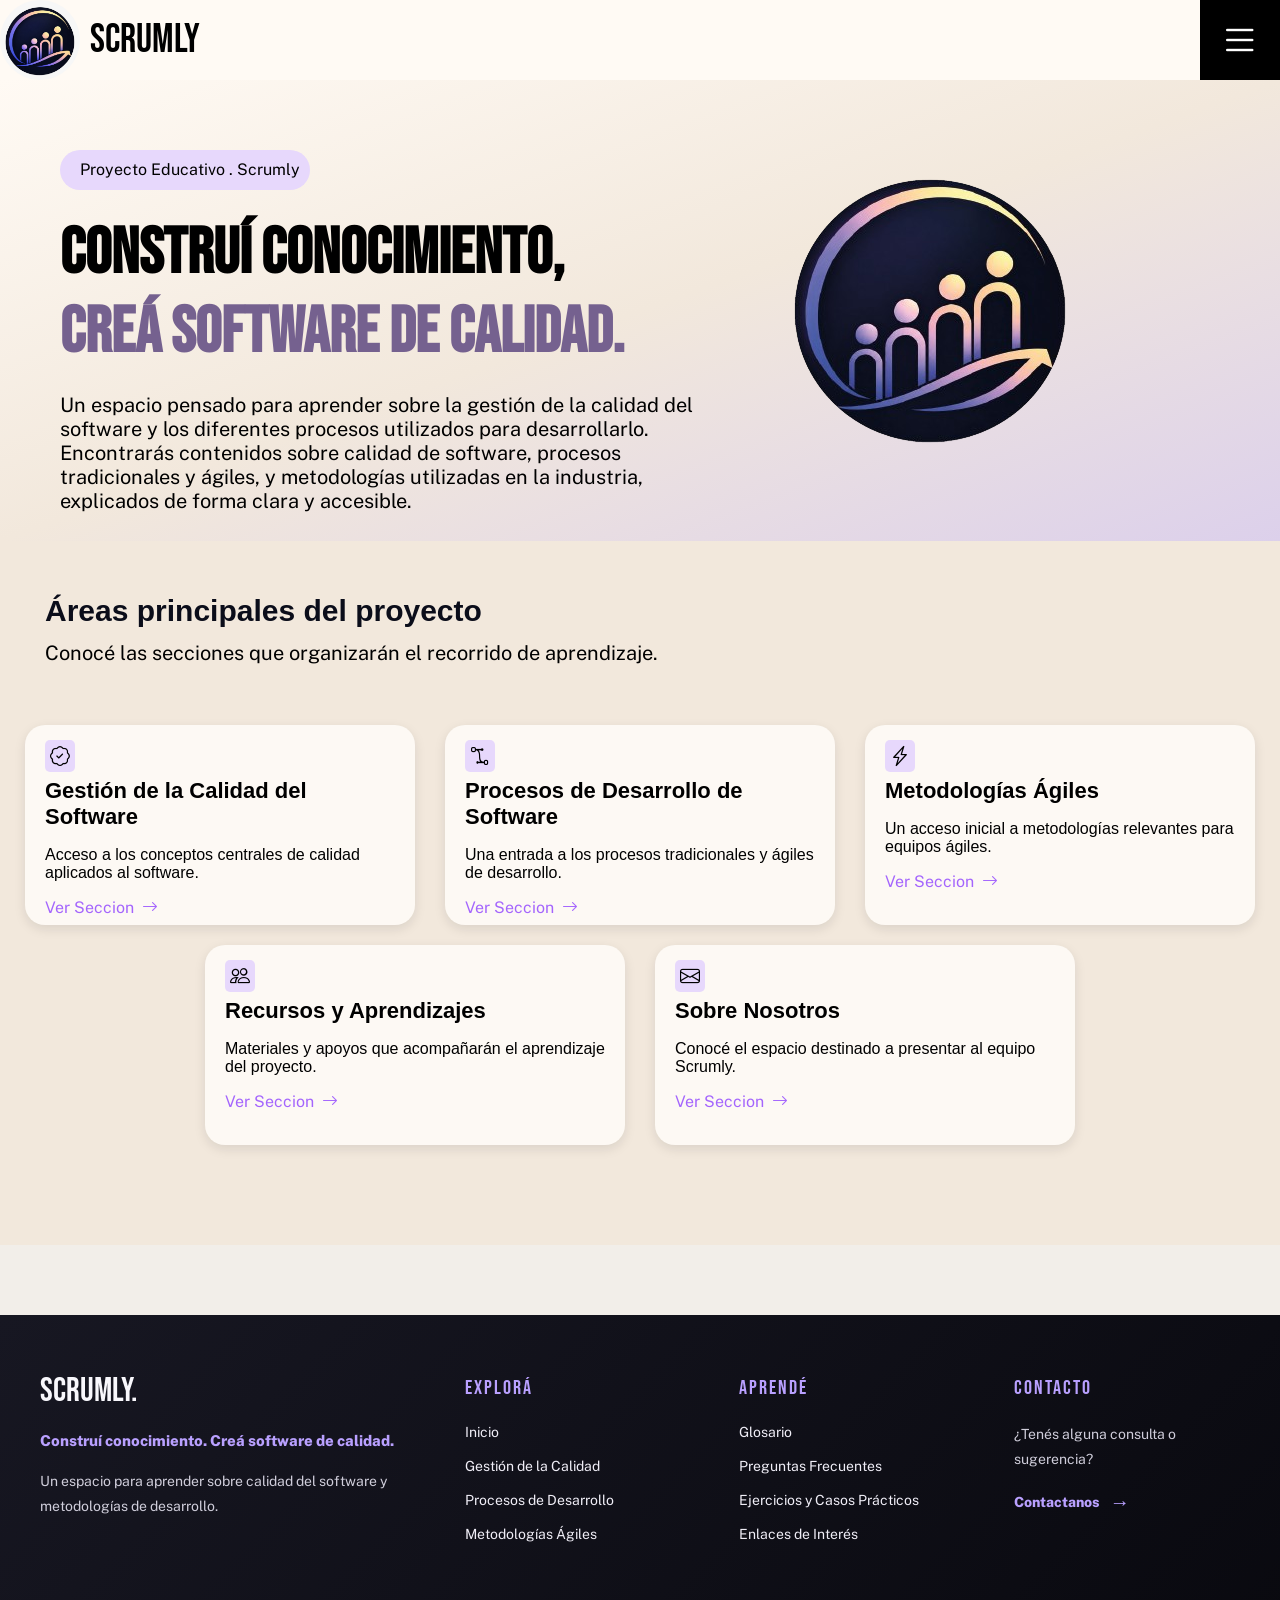
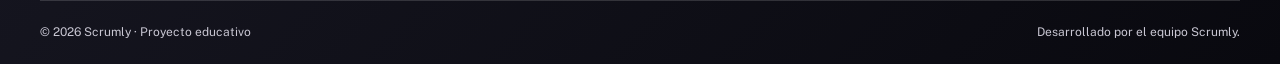
<file: index.html>
<!DOCTYPE html>
<html lang="es">
    <head>
        <meta charset="UTF-8">
        <meta name="viewport" content="width=device-width, initial-scale=1.0">
        <title>SCRUMLY - Calidad y desarrollo de software</title>
        <link rel="stylesheet" href="CSS/style.css">
        <link rel="stylesheet" href="CSS/menu.css">
        <link rel="stylesheet" href="CSS/footer.css">
        <link rel="stylesheet" href="https://cdn.jsdelivr.net/npm/bootstrap-icons@1.11.3/font/bootstrap-icons.min.css">
        <link rel="preconnect" href="https://fonts.googleapis.com">
        <link rel="preconnect" href="https://fonts.gstatic.com" crossorigin>
        <link href="https://fonts.googleapis.com/css2?family=Bebas+Neue&family=Fuzzy+Bubbles:wght@400;700&family=Public+Sans:wght@400;500;600;700&display=swap" rel="stylesheet">
    </head>

    <body>

        <!-- Barra de Navegación -->
        <div id="menu-container"></div>

        <!-- Seccion Principal -->
        <section id="Seccion-Principal">

            <!-- Contenido Principal -->
            <div class="Contenedor-Principal">

                <p class="Antetitulo">
                    Proyecto Educativo . Scrumly
                </p> 

                <h1>Construí conocimiento,<br> <span>Creá software de calidad.</span></h1>

                <p class="Parrafo-Principal">
                    Un espacio pensado para aprender sobre la gestión de la calidad del software
                    y los diferentes procesos utilizados para desarrollarlo.
                    Encontrarás contenidos sobre calidad de software, procesos tradicionales y
                    ágiles, y metodologías utilizadas en la industria, explicados de forma clara y
                    accesible.
                </p>
            </div>
            <div class="Contenedor-Imagen">
                <img src="IMG/Logo-SCRUMLY-SF-removebg-preview.png" alt="Imagen Principal" class="Imagen-Principal">
            </div>
        </section>

        <!-- Seccion Areas -->
        <section id="Seccion-Areas">

            <!-- Contenido Areas -->
            <div class="Contenedor-Areas">

                <h2 class="Titulo-Areas"> Áreas principales del proyecto </h2> 
                <p class="Subtitulo-Areas"> Conocé las secciones que organizarán el recorrido de aprendizaje.</p>

                <!-- Tarjetas de Seccion Areas -->
                <div class="Contenedor-Tarjetas-A">

                    <div class="Tarjeta-GCS">
                        <i class="bi bi-patch-check"></i>
                        <h3 class="Titulo-Tarjetas-Areas">Gestión de la Calidad del Software</h3>
                        <p class="Texto-Tarjetas">
                            Acceso a los conceptos centrales de calidad aplicados al software.
                        </p>
                        <a href="Gestion-de-Calidad-del-Software.html" class="A-Ver-Secciones">Ver Seccion <i class="bi bi-arrow-right" aria-hidden="true"></i></a>
                    </div>
                    <div class="Tarjeta-PDS">
                        <i class="bi bi-bezier2"></i>
                        <h3 class="Titulo-Tarjetas-Areas">Procesos de Desarrollo de Software</h3>
                        <p class="Texto-Tarjetas">
                            Una entrada a los procesos tradicionales y ágiles de desarrollo.
                        </p>
                        <a href="Procesos-y-Desarrollo-de-Software.html" class="A-Ver-Secciones">Ver Seccion <i class="bi bi-arrow-right" aria-hidden="true"></i></a>
                    </div>
                    <div class="Tarjeta-MA">
                        <i class="bi bi-lightning-charge"></i>
                        <h3 class="Titulo-Tarjetas-Areas">Metodologías Ágiles</h3>
                        <p class="Texto-Tarjetas">
                            Un acceso inicial a metodologías relevantes para equipos ágiles.
                        </p>
                        <a href="Metodologias-Agiles.html" class="A-Ver-Secciones">Ver Seccion <i class="bi bi-arrow-right" aria-hidden="true"></i></a>
                    </div>

                </div>
                
                <div class="Contenedor-Tarjetas-B">

                    <div class="Tarjeta-RA">
                        <i class="bi bi-people"></i>
                        <h3 class="Titulo-Tarjetas-Areas">Recursos y Aprendizajes</h3>
                        <p class="Texto-Tarjetas">
                            Materiales y apoyos que acompañarán el aprendizaje del proyecto.
                        </p>
                        <a href="Recursos-y-Aprendizajes.html" class="A-Ver-Secciones">Ver Seccion <i class="bi bi-arrow-right" aria-hidden="true"></i></a>
                    </div>
                    <div class="Tarjeta-SN">
                        <i class="bi bi-envelope"></i>
                        <h3 class="Titulo-Tarjetas-Areas">Sobre Nosotros</h3>
                        <p class="Texto-Tarjetas">
                            Conocé el espacio destinado a presentar al equipo Scrumly.
                        </p>
                        <a href="Sobre-Nosotros.html" class="A-Ver-Secciones">Ver Seccion <i class="bi bi-arrow-right" aria-hidden="true"></i></a>
                    </div>
                </div>

            </div>
        </section>

        <!-- Sección pie -->
		<div id="footer-container"></div>

		<script src="JS/menu.js"></script>
		<script src="JS/footer.js"></script>

        <script src="JS/script.js"></script>
    </body>
</file>
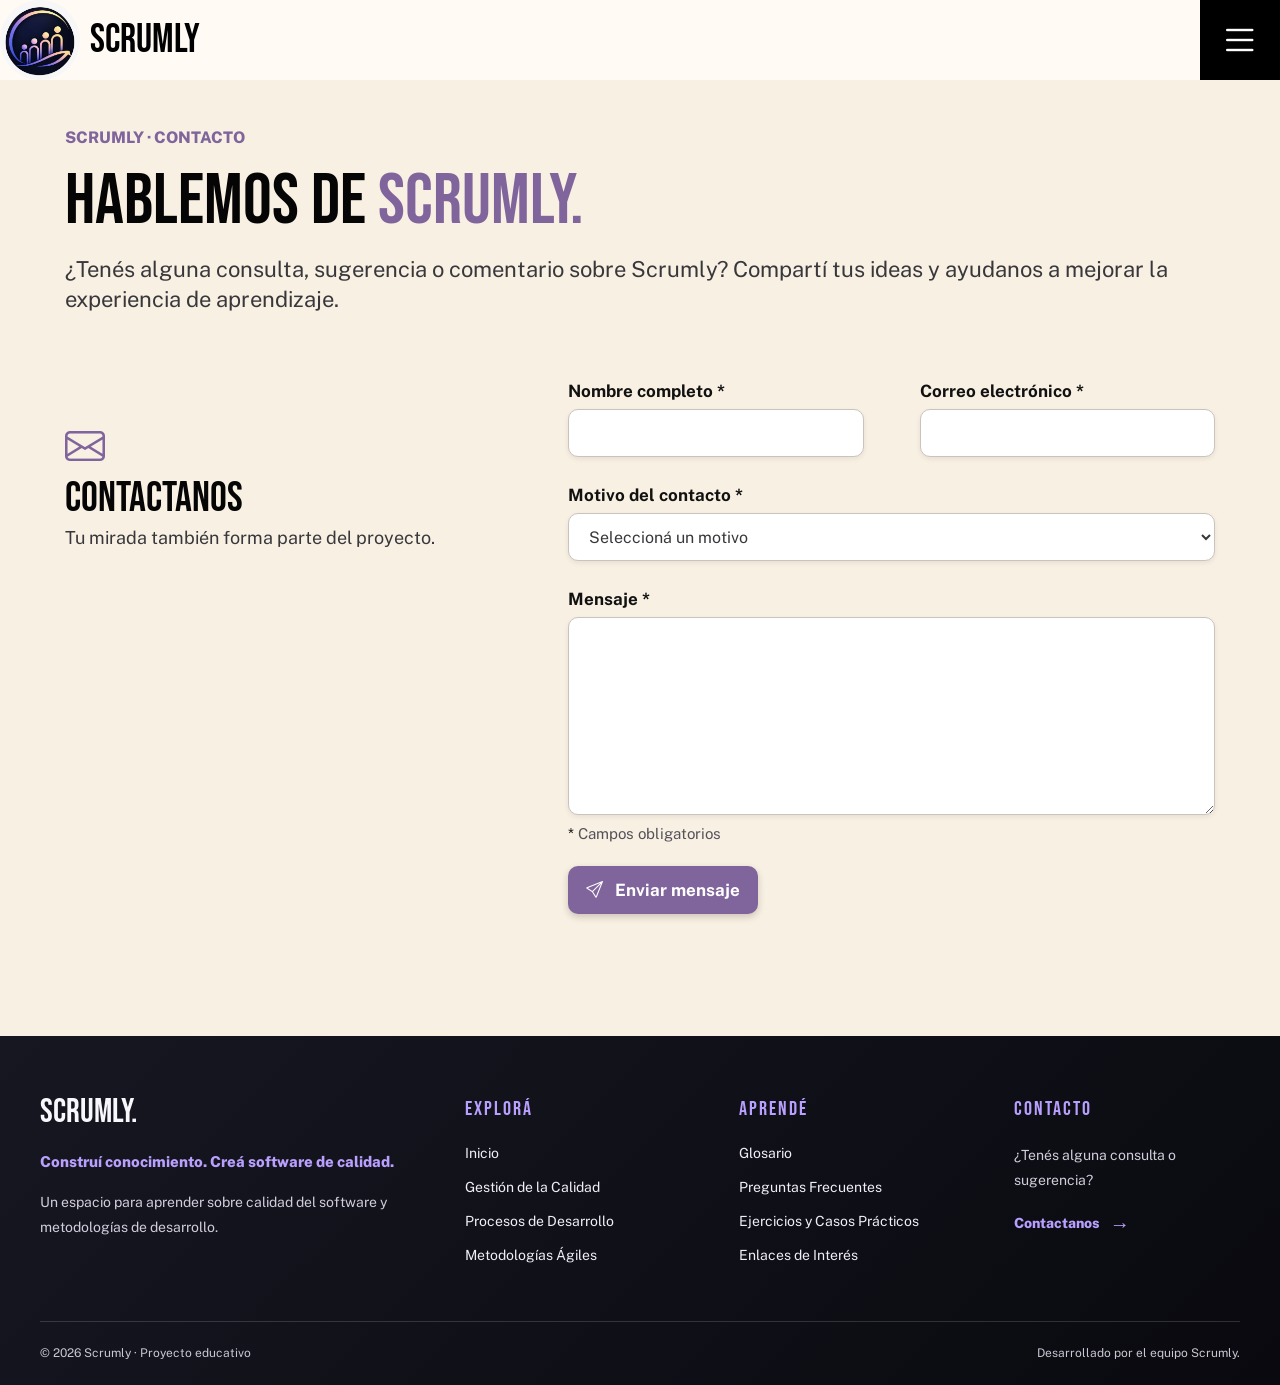
<file: Contacto.html>
<!-- Declara que el documento usa HTML5. -->
<!DOCTYPE html>
<html lang="es">
	<head>
		<!-- Codificación, vista adaptable y título de la pestaña -->
		<meta charset="UTF-8" />
		<meta name="viewport" content="width=device-width, initial-scale=1.0" />
		<title>SCRUMLY - Contacto</title>

		<!-- Íconos, tipografías y hojas de estilo de esta página -->
		<link rel="stylesheet" href="https://cdn.jsdelivr.net/npm/bootstrap-icons@1.11.3/font/bootstrap-icons.min.css" />
		<link rel="preconnect" href="https://fonts.googleapis.com" />
		<link rel="preconnect" href="https://fonts.gstatic.com" crossorigin />
		<link href="https://fonts.googleapis.com/css2?family=Bebas+Neue&family=Public+Sans:wght@400;500;600;700;800;900&display=swap" rel="stylesheet" />
		<link rel="stylesheet" href="CSS/Contacto.css" />
		<link rel="stylesheet" href="CSS/menu.css" />
		<link rel="stylesheet" href="CSS/footer.css">
	</head>
	<body>
		
		<!-- Aviso de confirmación del formulario -->
		<div class="Aviso-Mensaje-Enviado" id="aviso-mensaje-enviado" role="status" aria-live="polite">
			<span class="Icono-Mensaje-Enviado">
				<i class="bi bi-check-lg" aria-hidden="true"></i>
			</span>
			<span>Mensaje enviado</span>
		</div>

		<!-- Barra superior con el logo, el nombre del sitio y el acceso al menú -->
		<div id="menu-container"></div>

			<!-- Contenido principal de la página de contacto -->
		<div class="Pagina-Contacto">
			<!-- Presentación de la sección y motivo para ponerse en contacto -->
			<section class="Seccion-Principal-Contacto" aria-labelledby="titulo-principal-contacto">
				<p class="Antetitulo-Contacto">SCRUMLY · CONTACTO</p>
				<h1 id="titulo-principal-contacto">Hablemos de <span>Scrumly.</span></h1>
				<p class="Descripcion-Principal-Contacto">¿Tenés alguna consulta, sugerencia o comentario sobre Scrumly? Compartí tus ideas y ayudanos a mejorar la experiencia de aprendizaje.</p>
			</section>

			<!-- Introducción y formulario para enviar consultas, sugerencias o comentarios -->
			<section class="Seccion-Formulario-Contacto" id="formulario-contacto" aria-labelledby="titulo-formulario-contacto">
				<!-- Mensaje introductorio junto al formulario -->
				<div class="Introduccion-Formulario-Contacto">
					<i class="bi bi-envelope" aria-hidden="true"></i>
					<h2 id="titulo-formulario-contacto">Contactanos</h2>
					<p>Tu mirada también forma parte del proyecto.</p>
				</div>

				<!-- Formulario con campos requeridos y validación nativa del navegador -->
				<form class="Formulario-Contacto" method="post">
					<!-- Datos de contacto y contenido del mensaje -->
					<div class="Campos-Contacto">
						<!-- Nombre de la persona que envía el mensaje -->
						<div class="Campo-Contacto">
							<label for="nombre-contacto">Nombre completo <span aria-hidden="true">*</span></label>
							<input id="nombre-contacto" name="nombre" type="text" autocomplete="name" required />
						</div>
						<!-- Correo para poder identificar el remitente -->
						<div class="Campo-Contacto">
							<label for="correo-contacto">Correo electrónico <span aria-hidden="true">*</span></label>
							<input id="correo-contacto" name="correo" type="email" autocomplete="email" required />
						</div>
						<!-- Motivo elegido para clasificar el contacto -->
						<div class="Campo-Contacto Campo-Contacto-Completo">
							<label for="motivo-contacto">Motivo del contacto <span aria-hidden="true">*</span></label>
							<select id="motivo-contacto" name="motivo" required>
								<option value="" selected disabled>Seleccioná un motivo</option>
								<option value="consulta">Consulta</option>
								<option value="sugerencia">Sugerencia</option>
								<option value="comentario">Comentario</option>
								<option value="otro">Otro</option>
							</select>
						</div>
						<!-- Texto libre con el mensaje de la persona -->
						<div class="Campo-Contacto Campo-Contacto-Completo">
							<label for="mensaje-contacto">Mensaje <span aria-hidden="true">*</span></label>
							<textarea id="mensaje-contacto" name="mensaje" required></textarea>
						</div>
					</div>
					<!-- Aclaración sobre los campos requeridos y botón de envío -->
					<p class="Nota-Campos-Contacto"><span aria-hidden="true">*</span> Campos obligatorios</p>
					<button class="Boton-Enviar-Contacto" type="submit"><i class="bi bi-send" aria-hidden="true"></i>Enviar mensaje</button>
				</form>
			</section>
		</div>

        <!-- Sección pie -->
		<div id="footer-container"></div>

		<script src="JS/menu.js"></script>
		<script src="JS/footer.js"></script>

		<!-- Lógica general del menú y las interacciones del sitio -->
        <script src="JS/script.js"></script>
    </body>
</file>
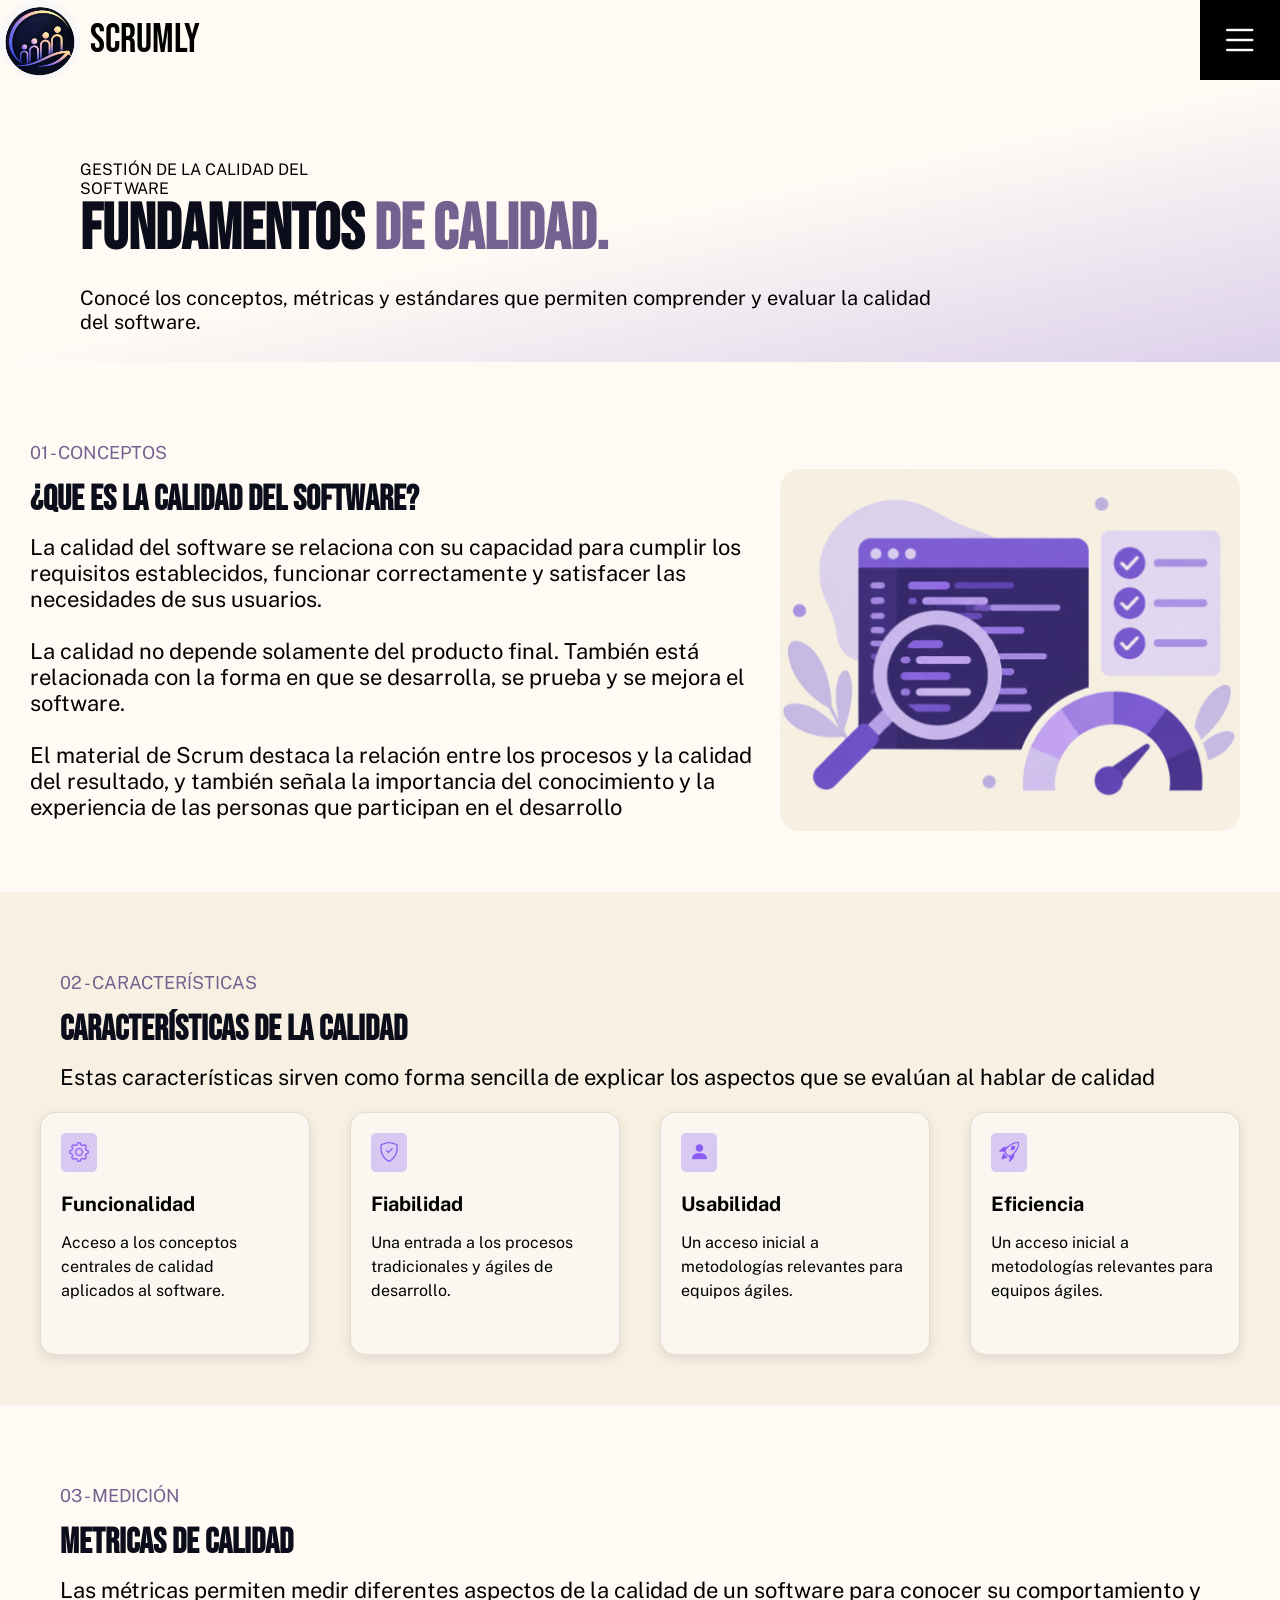
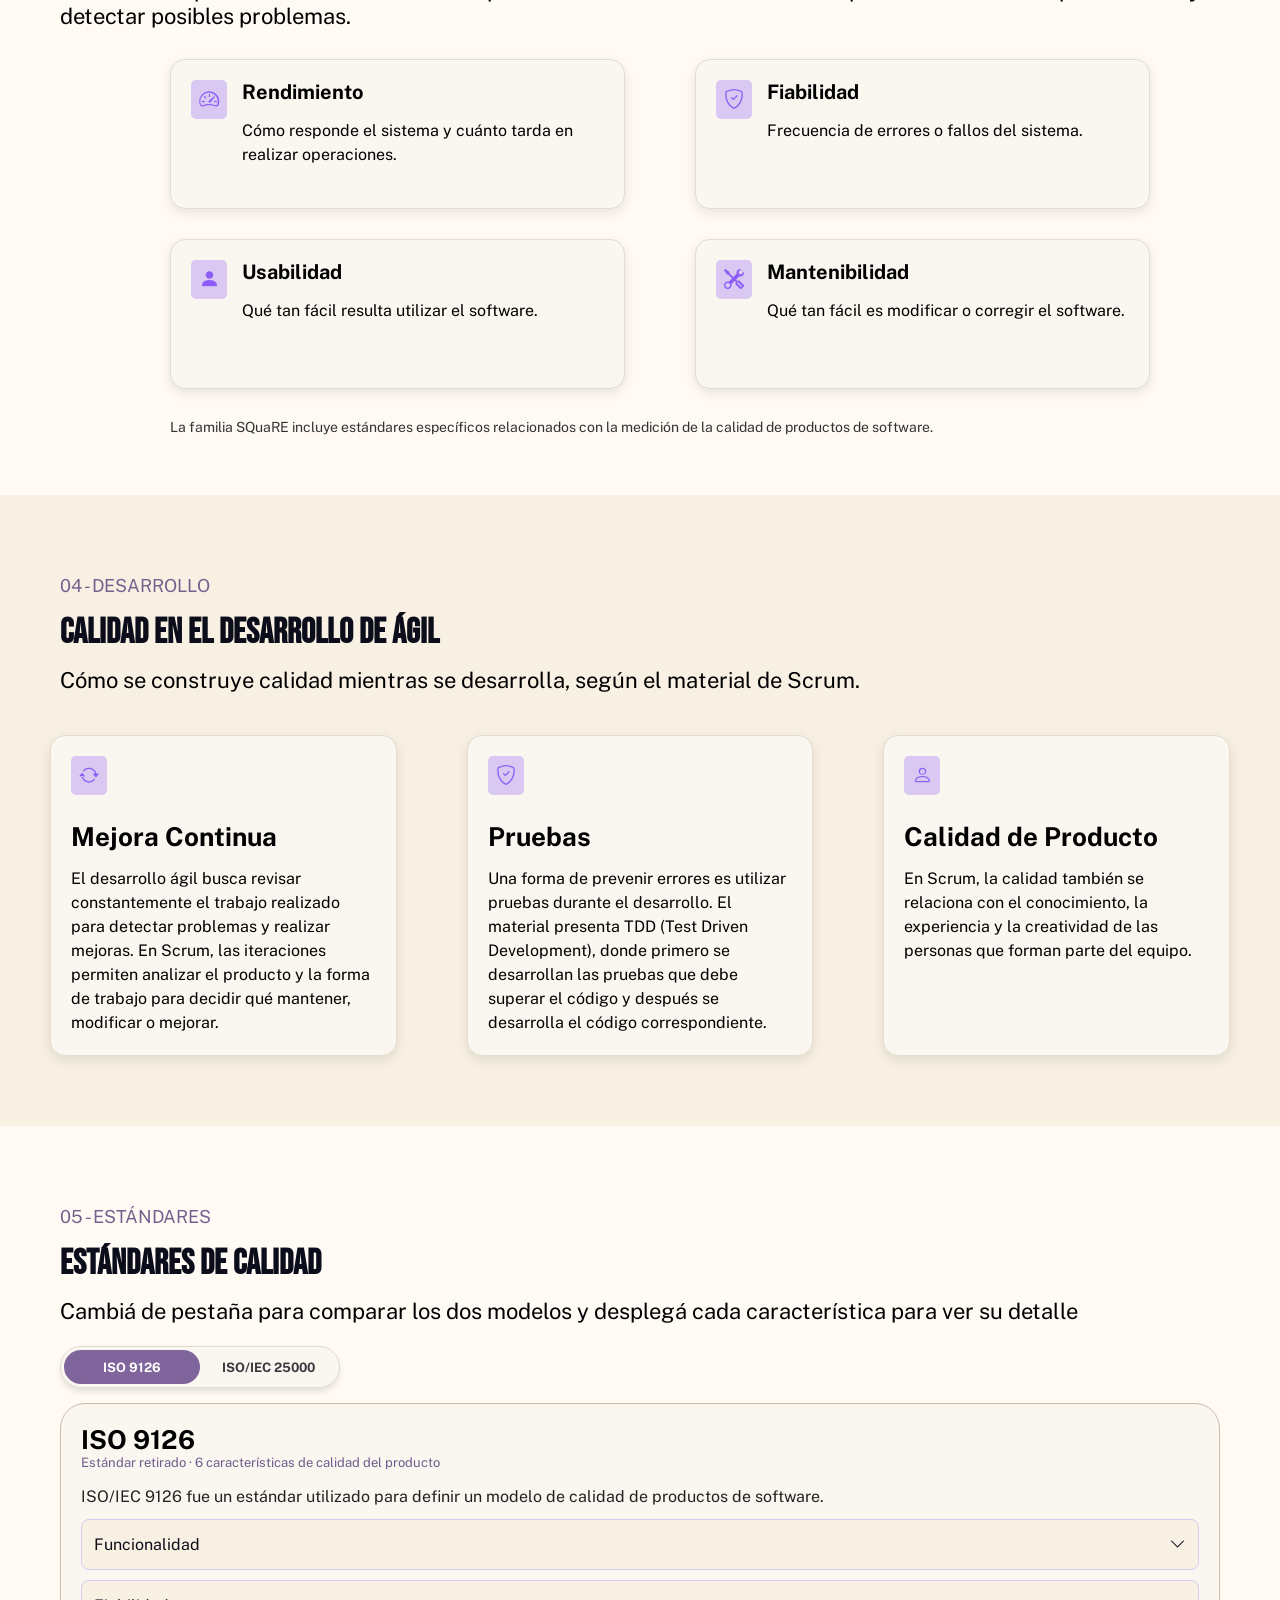
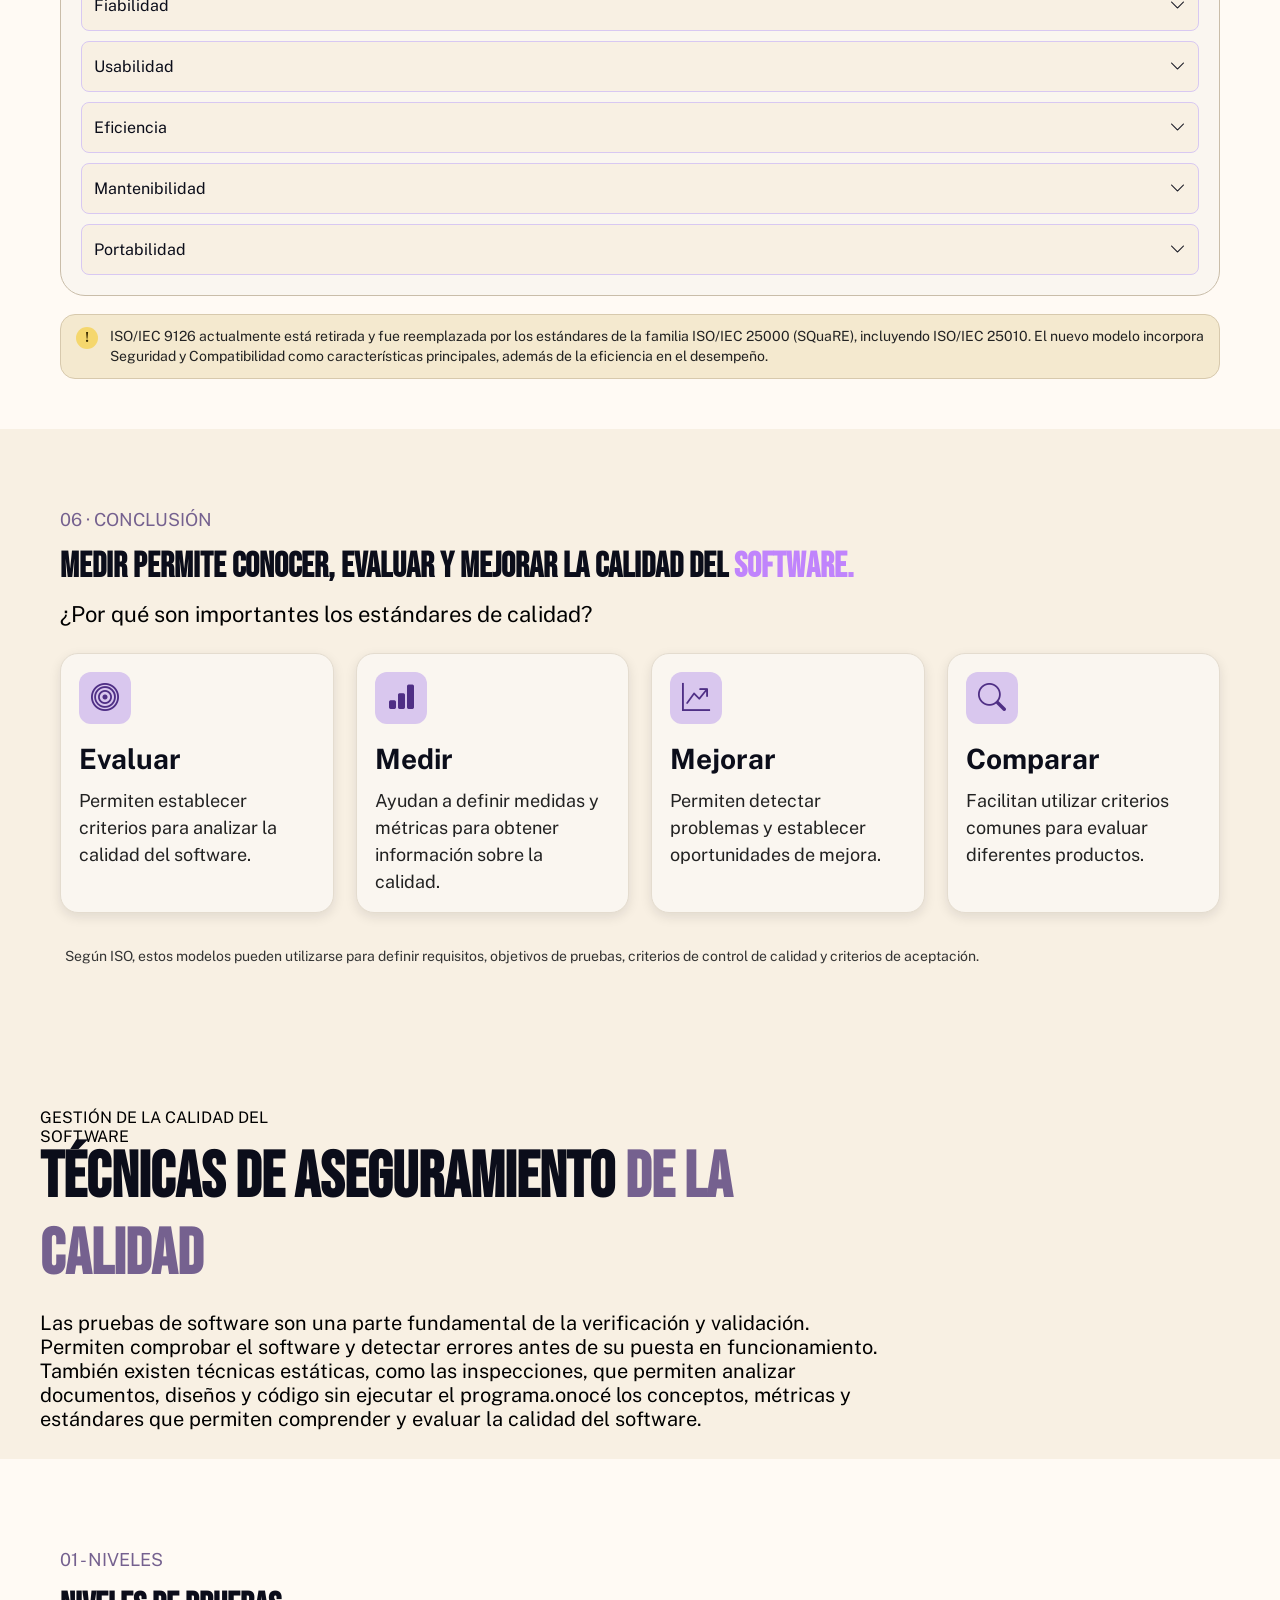
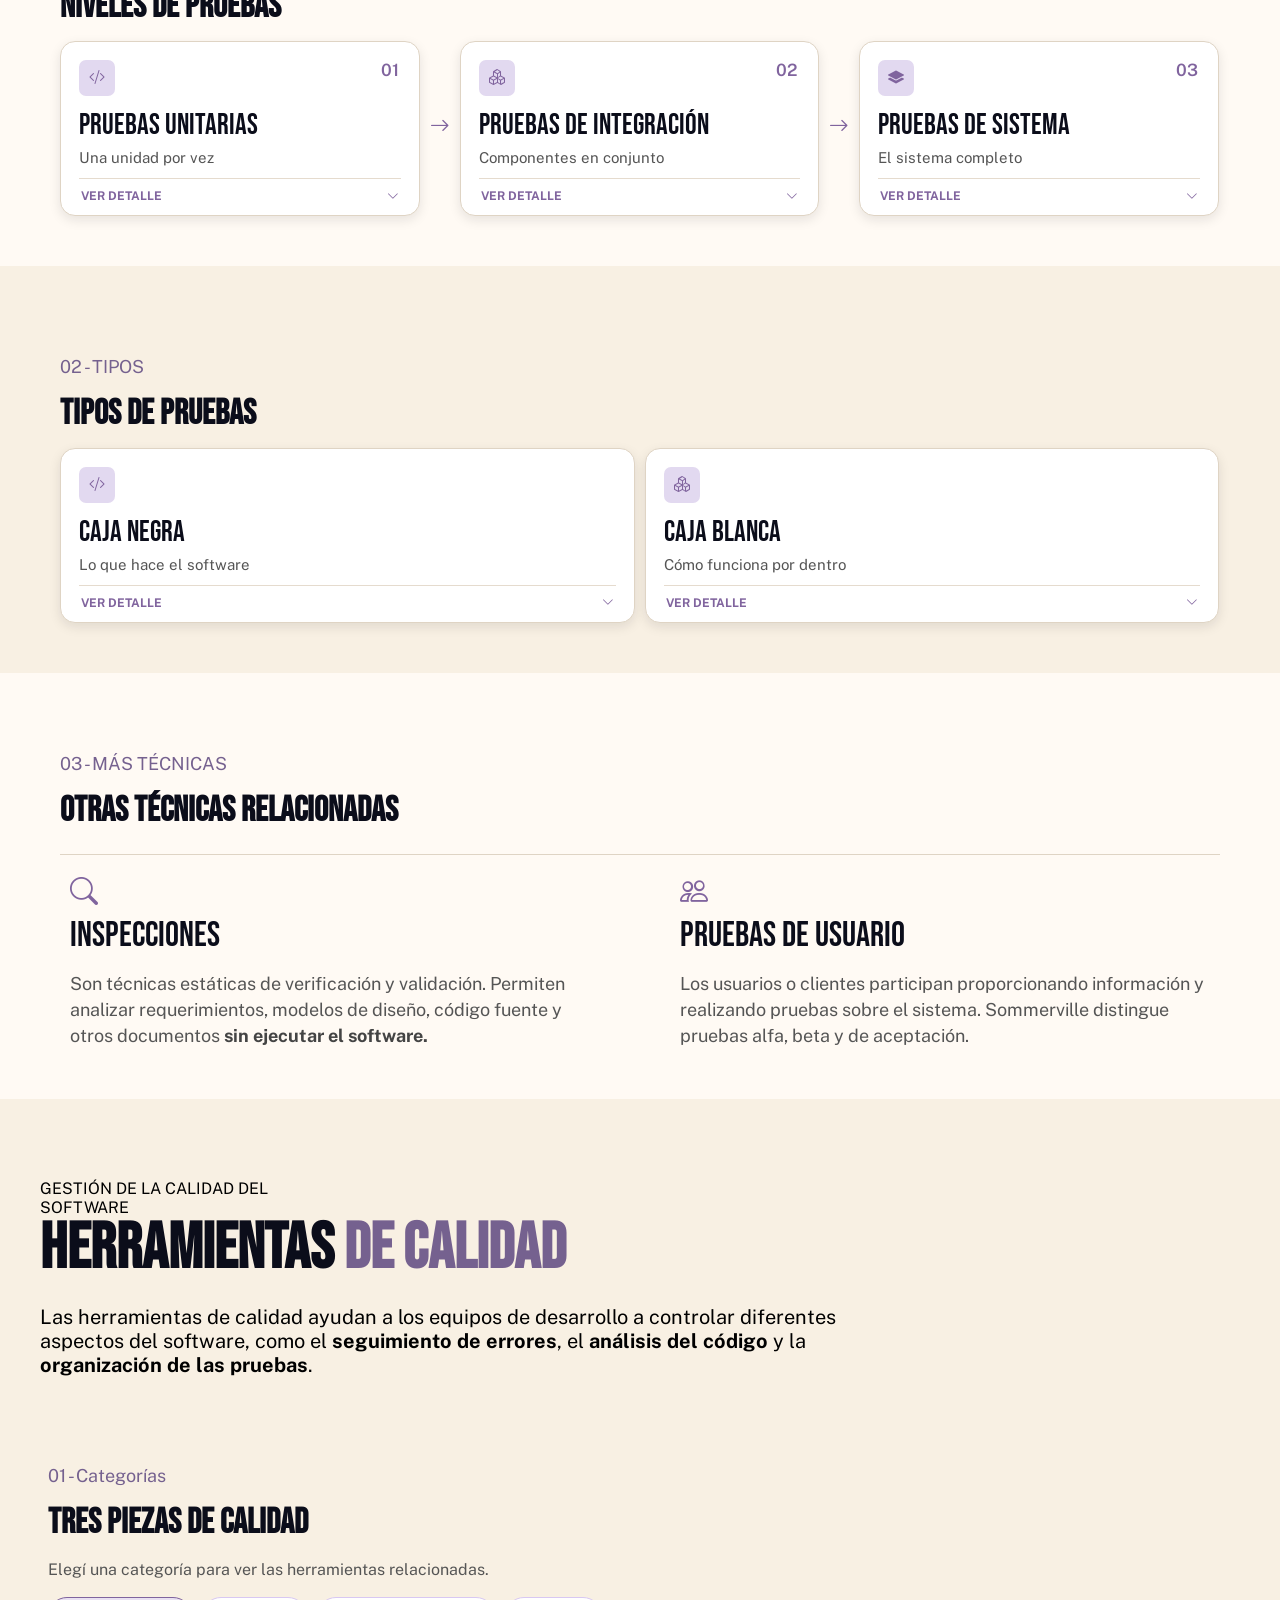
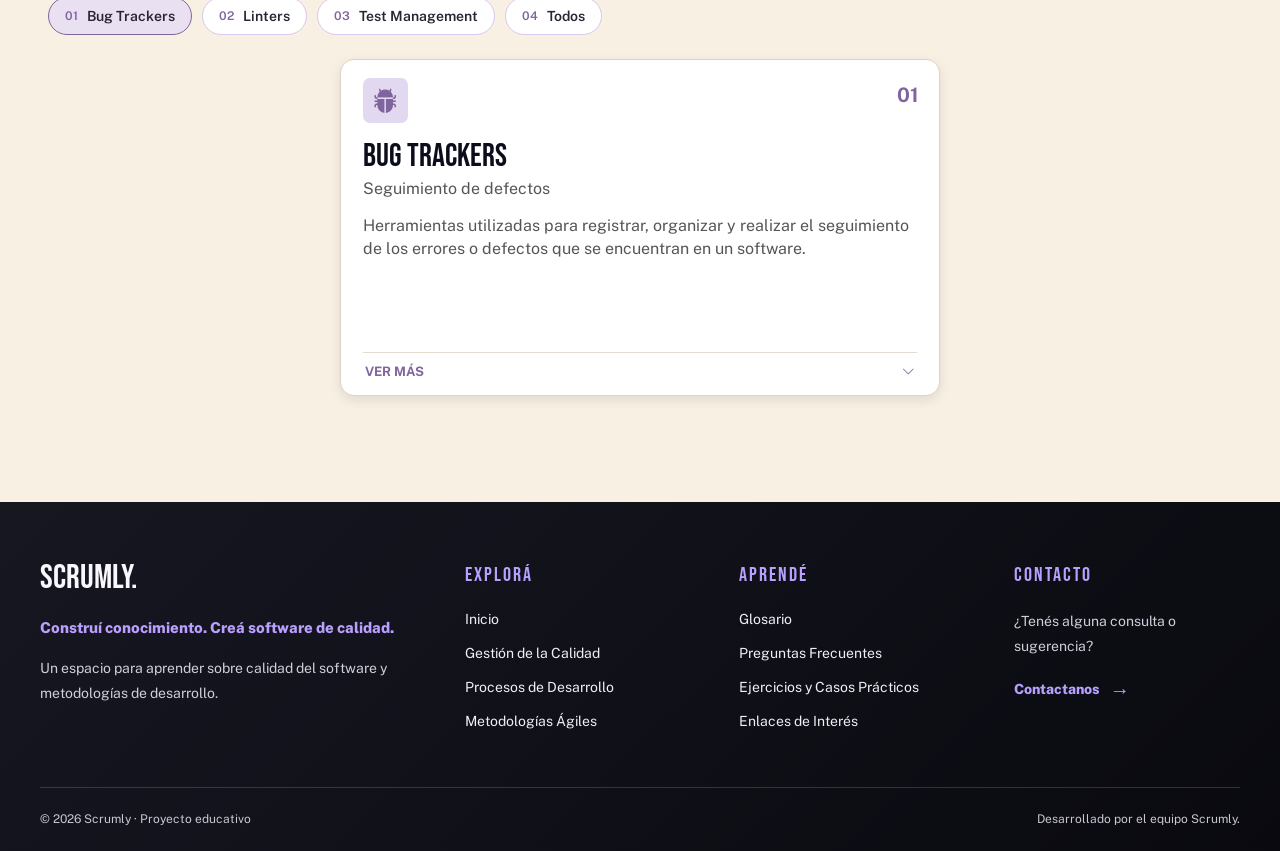
<file: Gestion-de-Calidad-del-Software.html>
<!DOCTYPE html>
<html lang="es">
    <head>
        <meta charset="UTF-8">
        <meta name="viewport" content="width=device-width, initial-scale=1.0">
        <link rel="stylesheet" href="https://cdn.jsdelivr.net/npm/bootstrap-icons@1.11.3/font/bootstrap-icons.min.css">
            <link rel="preconnect" href="https://fonts.googleapis.com">
            <link rel="preconnect" href="https://fonts.gstatic.com" crossorigin>
            <link href="https://fonts.googleapis.com/css2?family=Bebas+Neue&family=Fuzzy+Bubbles:wght@400;700&family=Public+Sans:wght@400;500;600;700&display=swap" rel="stylesheet">
        <title>SCRUMLY - Gestión de la Calidad del Software</title>
        <link rel="stylesheet" href="CSS/Gestion-de-Calidad.css">
        <link rel="stylesheet" href="CSS/menu.css">
        <link rel="stylesheet" href="CSS/footer.css">
    </head>
    <body>

        <!-- Barra de Navegación -->
            <div id="menu-container"></div>

            <!-- Seccion Principal Fundamentos -->
            <section id="inicio-calidad">

                <!-- Contenido Principal -->
                <div class="Contenedor-Principal">
                    <p class="Antetitulo">
                        GESTIÓN DE LA CALIDAD DEL SOFTWARE
                    </p> 
                    <div class="Contenedor-Titulos">
                        <h1>Fundamentos <span>de calidad.</span></h1>
                    </div>
                    <p class="Parrafo-Principal">
                        Conocé los conceptos, métricas y estándares que permiten comprender y evaluar la calidad del software.
                    </p>
                </div>
            </section>  

        
            <!-- Seccion Concepto 1-->
            <section id="fundamentos-calidad" class="Seccion-Concepto seccion-01">
                <!-- Contenido Principal -->
                <div class="Contenedor-Concepto">
                    <p class="Antetitulo-Conceptos">
                        01 - CONCEPTOS
                    </p> 
                    <h1 class="Titulo-Conceptos">¿Que es la Calidad del Software?</h1>
                    <p class="Parrafo-Conceptos">
                        La calidad del software se relaciona con su
                        capacidad para cumplir los requisitos establecidos,
                        funcionar correctamente y satisfacer las
                        necesidades de sus usuarios.</br></br>
                        La calidad no depende solamente del producto final.
                        También está relacionada con la forma en que se
                        desarrolla, se prueba y se mejora el software.</br></br>
                        El material de Scrum destaca la relación entre los
                        procesos y la calidad del resultado, y también
                        señala la importancia del conocimiento y la
                        experiencia de las personas que participan en el
                        desarrollo
                    </p>
                </div>
                <div class="Contenedor-Imagen">
                    <img src="IMG/Imagen-Principal-Fundamentos.PNG" alt="Imagen Principal" class="Imagen-Principal">
                </div>
            </section>
            
            <!-- Seccion Concepto 2 -->
            <div id="caracteristicas-calidad" class="Seccion-Concepto">

                <!-- Contenido Principal -->
                <div class="Contenedor-Concepto">
                    <p class="Antetitulo-Conceptos">
                        02 - CARACTERÍSTICAS
                    </p> 
                    <h1 class="Titulo-Conceptos">Características de la Calidad</h1>
                    <p class="Parrafo-Conceptos">
                        Estas características sirven como forma sencilla de explicar los aspectos que se evalúan al hablar de calidad
                    </p>
                    <div class="Contenedor-Tarjetas-Caracteristicas">
                        <div class="Tarjeta-Caracteristicas">
                            <i class="bi bi-gear"></i>
                            <h3 class="Titulo-Tarjetas-Conceptos">Funcionalidad</h3>
                            <p class="Texto-Tarjetas">
                                Acceso a los conceptos centrales de calidad aplicados al software.
                            </p>
                            <p class="Texto-Extra">
                                Evalúa si el software cumple con las funciones necesarias para satisfacer las necesidades del usuario.
                            </p>
                        </div>

                        <div class="Tarjeta-Caracteristicas">
                            <i class="bi bi-shield-check"></i>
                            <h3 class="Titulo-Tarjetas-Conceptos">Fiabilidad</h3>
                            <p class="Texto-Tarjetas">
                                Una entrada a los procesos tradicionales y ágiles de desarrollo.
                            </p>
                            <p class="Texto-Extra">
                                Indica la capacidad del software para funcionar correctamente y mantener un comportamiento estable durante su utilización.
                            </p>
                        </div>

                        <div class="Tarjeta-Caracteristicas">
                            <i class="bi bi-person-fill"></i>
                            <h3 class="Titulo-Tarjetas-Conceptos">Usabilidad</h3>
                            <p class="Texto-Tarjetas">
                                Un acceso inicial a metodologías relevantes para equipos ágiles.
                            </p>
                            <p class="Texto-Extra">
                                Se relaciona con la facilidad con la que los usuarios pueden comprender, aprender y utilizar el software.
                            </p>
                        </div>

                        <div class="Tarjeta-Caracteristicas">
                            <i class="bi bi-rocket-takeoff"></i>
                            <h3 class="Titulo-Tarjetas-Conceptos">Eficiencia</h3>
                            <p class="Texto-Tarjetas">
                                Un acceso inicial a metodologías relevantes para equipos ágiles.
                            </p>
                            <p class="Texto-Extra">
                                Evalúa el rendimiento del software y la cantidad de recursos que utiliza para realizar sus funciones.
                            </p>
                        </div>
                    </div>
                </div>
            </div>

            <!-- Seccion Concepto 3 -->
            <div id="metricas-calidad" class="Seccion-Concepto">
                <!-- Contenido Principal -->
                <div class="Contenedor-Concepto">
                    <p class="Antetitulo-Conceptos">
                        03 - MEDICIÓN
                    </p> 
                    <h1 class="Titulo-Conceptos">Metricas de Calidad</h1>
                    <p class="Parrafo-Conceptos">
                        Las métricas permiten medir diferentes aspectos de la calidad de un software 
                        para conocer su comportamiento y detectar posibles problemas.                    
                    </p>
                    <div class="Contenedor-Tarjetas-Metricas">
                        <div class="Fila-Metricas">
                            <div class="Tarjeta-Metricas">
                                <i class="bi bi-speedometer2"></i>
                                <div class="Contenido-Metrica">
                                    <h3 class="Titulo-Tarjetas-Metricas">Rendimiento</h3>
                                    <p class="Texto-Tarjetas-Metricas">
                                        Cómo responde el sistema y cuánto tarda en realizar operaciones.
                                    </p>
                                    <p class="Texto-Extra-Metricas">
                                        Evalúa la velocidad de respuesta del software, el tiempo que necesita
                                        para realizar una tarea y la cantidad de recursos que utiliza.
                                    </p>
                                </div>
                            </div>

                            <div class="Tarjeta-Metricas">
                                <i class="bi bi-shield-check"></i>
                                <div class="Contenido-Metrica">
                                    <h3 class="Titulo-Tarjetas-Metricas">Fiabilidad</h3>
                                    <p class="Texto-Tarjetas-Metricas">
                                        Frecuencia de errores o fallos del sistema.
                                    </p>
                                    <p class="Texto-Extra-Metricas">
                                        Indica la capacidad del software para funcionar correctamente
                                        durante un período determinado sin presentar fallos.
                                    </p>
                                </div>
                            </div>
                        </div>

                        <div class="Fila-Metricas">
                            <div class="Tarjeta-Metricas">
                                <i class="bi bi-person-fill"></i>
                                <div class="Contenido-Metrica">
                                    <h3 class="Titulo-Tarjetas-Metricas">Usabilidad</h3>
                                    <p class="Texto-Tarjetas-Metricas">
                                        Qué tan fácil resulta utilizar el software.
                                    </p>
                                    <p class="Texto-Extra-Metricas">
                                        Se relaciona con la facilidad para aprender, comprender y utilizar
                                        el software de manera sencilla y eficiente.
                                    </p>
                                </div>
                            </div>

                            <div class="Tarjeta-Metricas">
                                <i class="bi bi-tools"></i>
                                <div class="Contenido-Metrica">
                                    <h3 class="Titulo-Tarjetas-Metricas">Mantenibilidad</h3>
                                    <p class="Texto-Tarjetas-Metricas">
                                        Qué tan fácil es modificar o corregir el software.
                                    </p>
                                    <p class="Texto-Extra-Metricas">
                                        Evalúa qué tan sencillo resulta encontrar errores, realizar cambios
                                        y adaptar el software a nuevas necesidades.
                                    </p>
                                </div>
                            </div>
                        </div>
                    </div>
                    <p class="Texto-Pie-Metricas">
                        La familia SQuaRE incluye estándares específicos relacionados con la medición de la calidad de productos de software.
                    </p>
                </div>
            </div>

            <!-- Seccion Concepto 4 -->
            <div id="calidad-agil" class="Seccion-Concepto">
                <!-- Contenido Principal -->
                <div class="Contenedor-Concepto">
                    <p class="Antetitulo-Conceptos">
                        04 - DESARROLLO
                    </p> 
                    <h1 class="Titulo-Conceptos">Calidad en el desarrollo de Ágil</h1>
                    <p class="Parrafo-Conceptos">
                        Cómo se construye calidad mientras se desarrolla, según el material de Scrum.                   
                    </p>
                    <div class="Contenedor-Calidad-Agil">
                        <div class="Tarjeta-Calidad-Agil">
                            <i class="bi bi-arrow-repeat"></i>
                            <h3 class="Titulo-Calidad-Agil">Mejora Continua</h3>
                            <p class="Texto-Calidad-Agil">
                                El desarrollo ágil busca revisar
                                constantemente el trabajo realizado
                                para detectar problemas y realizar
                                mejoras. En Scrum, las iteraciones
                                permiten analizar el producto y la
                                forma de trabajo para decidir qué
                                mantener, modificar o mejorar.
                            </p>
                        </div>
                        <div class="Tarjeta-Calidad-Agil">
                            <i class="bi bi-shield-check"></i>
                            <h3 class="Titulo-Calidad-Agil">Pruebas</h3>
                            <p class="Texto-Calidad-Agil">
                                Una forma de prevenir errores es
                                utilizar pruebas durante el desarrollo.
                                El material presenta TDD (Test Driven
                                Development), donde primero se
                                desarrollan las pruebas que debe
                                superar el código y después se
                                desarrolla el código correspondiente.
                            </p>
                        </div>
                        <div class="Tarjeta-Calidad-Agil">
                            <i class="bi bi-person"></i>
                            <h3 class="Titulo-Calidad-Agil">Calidad de Producto</h3>
                            <p class="Texto-Calidad-Agil">
                                En Scrum, la calidad también se
                                relaciona con el conocimiento, la
                                experiencia y la creatividad de las
                                personas que forman parte del equipo.
                            </p>
                        </div>
                    </div>
                </div>
            </div>
              
            <!-- Seccion Concepto 5 -->
            <div id="estandares-calidad" class="Seccion-Concepto">
                <!-- Contenido Principal -->
                <div class="Contenedor-Concepto">
                    <p class="Antetitulo-Conceptos">
                        05 - ESTÁNDARES
                    </p> 
                    <h1 class="Titulo-Conceptos">Estándares de Calidad</h1>
                    <p class="Parrafo-Conceptos">
                        Cambiá de pestaña para comparar los dos modelos y desplegá cada característica para ver su detalle                    
                    </p>
                    <!--Selecctor de estandares-->
                    <div class="Selector-Estandares">
                        <button class="Boton-Estandar activo">
                            ISO 9126
                        </button>
                        <button class="Boton-Estandar">
                            ISO/IEC 25000
                        </button>
                    </div>

                    <!-- Cuadro de información -->
                    <div class="Cuadro-Estandar">
                        <h2 class="Titulo-Estandar">
                            ISO 9126
                        </h2>
                        <p class="Subtitulo-Estandar">
                            Estándar retirado · 6 características de calidad del producto
                        </p>
                        <p class="Texto-Estandar">
                            ISO/IEC 9126 fue un estándar utilizado para definir
                            un modelo de calidad de productos de software.
                        </p>

                        <!-- Características -->
                        <div class="Caracteristica-Estandar">
                            <span>Funcionalidad</span>
                            <i class="bi bi-chevron-down"></i>
                        </div>
                        <div class="Caracteristica-Estandar">
                            <span>Fiabilidad</span>
                            <i class="bi bi-chevron-down"></i>
                        </div>
                        <div class="Caracteristica-Estandar">
                            <span>Usabilidad</span>
                            <i class="bi bi-chevron-down"></i>
                        </div>
                        <div class="Caracteristica-Estandar">
                            <span>Eficiencia</span>
                            <i class="bi bi-chevron-down"></i>
                        </div>
                        <div class="Caracteristica-Estandar">
                            <span>Mantenibilidad</span>
                            <i class="bi bi-chevron-down"></i>
                        </div>
                        <div class="Caracteristica-Estandar">
                            <span>Portabilidad</span>
                            <i class="bi bi-chevron-down"></i>
                            <p>
                                Adaptabilidad, instalabilidad,
                                coexistencia y reemplazabilidad.
                            </p>
                        </div>
                    </div>

                    <div class="Info-Importante">
                        <span class="Icono-Info">!</span>
                        <p>
                            ISO/IEC 9126 actualmente está retirada y fue reemplazada por los estándares
                            de la familia ISO/IEC 25000 (SQuaRE), incluyendo ISO/IEC 25010. El nuevo
                            modelo incorpora Seguridad y Compatibilidad como características principales,
                            además de la eficiencia en el desempeño.
                        </p>
                    </div>
                </div>
            </div>
            
            <!-- Seccion Concepto 6 -->
            <div id="Seccion-Conclusion" class="Seccion-Concepto">
                <div class="Contenedor-Concepto">
                    <p class="Antetitulo-Conceptos">
                        06 · CONCLUSIÓN
                    </p> 
                    <h1 class="Titulo-Conceptos">
                        Medir permite conocer, evaluar y mejorar la calidad del<span> software.</span>
                    </h1>
                    <p class="Parrafo-Conceptos Parrafo-Conclusion">
                        ¿Por qué son importantes los estándares de calidad?
                    </p>
                    <div class="Contenedor-Tarjetas-Conclusion">
                        <div class="Tarjeta-Conclusion">
                            <div class="Icono-Conclusion"><i class="bi bi-bullseye"></i></div>
                            <h3>Evaluar</h3>
                            <p>Permiten establecer criterios para analizar la calidad del software.</p>
                        </div>
                        <div class="Tarjeta-Conclusion">
                            <div class="Icono-Conclusion"><i class="bi bi-bar-chart-fill"></i></div>
                            <h3>Medir</h3>
                            <p>Ayudan a definir medidas y métricas para obtener información sobre la calidad.</p>
                        </div>
                        <div class="Tarjeta-Conclusion">
                            <div class="Icono-Conclusion"><i class="bi bi-graph-up-arrow"></i></div>
                            <h3>Mejorar</h3>
                            <p>Permiten detectar problemas y establecer oportunidades de mejora.</p>
                        </div>
                        <div class="Tarjeta-Conclusion">
                            <div class="Icono-Conclusion"><i class="bi bi-search"></i></div>
                            <h3>Comparar</h3>
                            <p>Facilitan utilizar criterios comunes para evaluar diferentes productos.</p>
                        </div>
                    </div>
                    <p class="Texto-Pie-Conclusion">
                        Según ISO, estos modelos pueden utilizarse para definir requisitos, objetivos de pruebas,
                        criterios de control de calidad y criterios de aceptación.
                    </p>
                </div>
            </div>


            <!-- Seccion Principal Tecnicas-->
            <div id="inicio-Tecnicas">
                <!-- Contenido Principal -->
                <div class="Contenedor-Principal">
                    <p class="Antetitulo">
                        GESTIÓN DE LA CALIDAD DEL SOFTWARE
                    </p> 
                    <div class="Contenedor-Titulos">
                        <h1>Técnicas de<br class="Salto-Titulo-Movil"> Aseguramiento<br class="Salto-Titulo-Movil"> <span>de la Calidad</span></h1>
                    </div>
                    <p class="Parrafo-Principal">
                        Las pruebas de software son una parte fundamental de la verificación y validación. 
                        Permiten comprobar el software y detectar errores antes de su puesta en funcionamiento. 
                        También existen técnicas estáticas, como las inspecciones, que permiten analizar documentos, diseños 
                        y código sin ejecutar el programa.onocé los conceptos, métricas y estándares que permiten comprender 
                        y evaluar la calidad del software.
                    </p>
                </div>
            </div>

            <!-- Seccion Niveles 1 -->
            <div id="niveles-prueba" class="Seccion-Concepto Seccion-Niveles">
                <!-- Contenido Principal -->
                <div class="Contenedor-Conceptos">
                    <p class="Antetitulo-Conceptos">
                        01 - NIVELES
                    </p> 
                    <h1 class="Titulo-Conceptos">Niveles de pruebas</h1>
                    <div class="Contenedor-Niveles">
                        <div class="Tarjeta-Nivel">
                            <div class="Contenido-Nivel">
                                <div class="Icono-Nivel"><i class="bi bi-code-slash" aria-hidden="true"></i></div>
                                <span class="Numero-Nivel">01</span>
                                <h2 class="Titulo-Tarjeta-Nivel">Pruebas unitarias</h2>
                                <p class="Texto-Tarjeta-Nivel">Una unidad por vez</p>
                                <button class="Boton-Detalle-Nivel" type="button" aria-expanded="false" aria-controls="detalle-unitarias">
                                    <span>Ver detalle</span>
                                    <i class="bi bi-chevron-down" aria-hidden="true"></i>
                                </button>
                            </div>
                            <div class="Detalle-Nivel" id="detalle-unitarias" hidden>
                                <p>Se realizan sobre unidades individuales del software para comprobar que cada una funcione correctamente de acuerdo con su especificación.</p>
                                <p class="Etiqueta-Objetivo-Nivel">Objetivo:</p>
                                <p>Verificar cada componente de manera independiente.</p>
                            </div>
                        </div>
                        <div class="Flecha-Nivel" aria-hidden="true"><i class="bi bi-arrow-right"></i></div>
                        <div class="Tarjeta-Nivel">
                            <div class="Contenido-Nivel">
                                <div class="Icono-Nivel"><i class="bi bi-boxes" aria-hidden="true"></i></div>
                                <span class="Numero-Nivel">02</span>
                                <h2 class="Titulo-Tarjeta-Nivel">Pruebas de integración</h2>
                                <p class="Texto-Tarjeta-Nivel">Componentes en conjunto</p>
                                <button class="Boton-Detalle-Nivel" type="button" aria-expanded="false" aria-controls="detalle-integracion">
                                    <span>Ver detalle</span>
                                    <i class="bi bi-chevron-down" aria-hidden="true"></i>
                                </button>
                            </div>
                            <div class="Detalle-Nivel" id="detalle-integracion" hidden>
                                <p>Se realizan cuando diferentes componentes se integran para comprobar que funcionen correctamente en conjunto.</p>
                                <p class="Etiqueta-Objetivo-Nivel">Objetivo:</p>
                                <p>Detectar problemas en la interacción entre componentes.</p>
                            </div>
                        </div>
                        <div class="Flecha-Nivel" aria-hidden="true"><i class="bi bi-arrow-right"></i></div>
                        <div class="Tarjeta-Nivel">
                            <div class="Contenido-Nivel">
                                <div class="Icono-Nivel"><i class="bi bi-layers-fill" aria-hidden="true"></i></div>
                                <span class="Numero-Nivel">03</span>
                                <h2 class="Titulo-Tarjeta-Nivel">Pruebas de sistema</h2>
                                <p class="Texto-Tarjeta-Nivel">El sistema completo</p>
                                <button class="Boton-Detalle-Nivel" type="button" aria-expanded="false" aria-controls="detalle-sistema">
                                    <span>Ver detalle</span>
                                    <i class="bi bi-chevron-down" aria-hidden="true"></i>
                                </button>
                            </div>
                            <div class="Detalle-Nivel" id="detalle-sistema" hidden>
                                <p>Se prueba el sistema completo para comprobar que sus componentes funcionen correctamente y que cumpla con los requisitos establecidos.</p>
                                <p class="Etiqueta-Objetivo-Nivel">Objetivo:</p>
                                <p>Verificar el funcionamiento del sistema completo.</p>
                            </div>
                        </div>
                    </div>
                </div>
            </div>

            <!-- Seccion Pruebas 2 -->
            <div id="tipos-prueba" class="Seccion-Concepto Seccion-Pruebas">
                <!-- Contenido Principal -->
                <div class="Contenedor-Conceptos">
                    <p class="Antetitulo-Conceptos">
                        02 - TIPOS
                    </p> 
                    <h1 class="Titulo-Conceptos">Tipos de pruebas</h1>
                    <div class="Contenedor-Niveles">
                        <div class="Tarjeta-Nivel">
                            <div class="Contenido-Nivel">
                                <div class="Icono-Nivel"><i class="bi bi-code-slash" aria-hidden="true"></i></div>
                                <h2 class="Titulo-Tarjeta-Nivel">Caja Negra</h2>
                                <p class="Texto-Tarjeta-Nivel">Lo que hace el software</p>
                                <button class="Boton-Detalle-Nivel" type="button" aria-expanded="false" aria-controls="detalle-tipos-unitarias">
                                    <span>Ver detalle</span>
                                    <i class="bi bi-chevron-down" aria-hidden="true"></i>
                                </button>
                            </div>
                            <div class="Detalle-Nivel" id="detalle-tipos-unitarias" hidden>
                                <div class="Panel-Tipo-Prueba Panel-Caja-Negra">
                                    <p>Se prueba el comportamiento del software sin tener en cuenta</br> cómo está implementado internamente.</p>
                                    <p class="Etiqueta-Analisis-Prueba">Se analiza:</p>
                                    <ul>
                                        <li><i class="bi bi-check-circle" aria-hidden="true"></i>Entradas</li>
                                        <li><i class="bi bi-check-circle" aria-hidden="true"></i>Salidas</li>
                                        <li><i class="bi bi-check-circle" aria-hidden="true"></i>Comportamiento esperado</li>
                                    </ul>
                                </div>
                            </div>
                        </div>

                        <div class="Tarjeta-Nivel">
                            <div class="Contenido-Nivel">
                                <div class="Icono-Nivel"><i class="bi bi-boxes" aria-hidden="true"></i></div>
                                <h2 class="Titulo-Tarjeta-Nivel">Caja Blanca</h2>
                                <p class="Texto-Tarjeta-Nivel">Cómo funciona por dentro</p>
                                <button class="Boton-Detalle-Nivel" type="button" aria-expanded="false" aria-controls="detalle-tipos-integracion">
                                    <span>Ver detalle</span>
                                    <i class="bi bi-chevron-down" aria-hidden="true"></i>
                                </button>
                            </div>
                            <div class="Detalle-Nivel" id="detalle-tipos-integracion" hidden>
                                <div class="Panel-Tipo-Prueba Panel-Caja-Blanca">
                                    <p>Se basa en conocer la estructura interna del programa</br> para diseñar las pruebas.</p>
                                    <p class="Etiqueta-Analisis-Prueba">Se analiza:</p>
                                    <ul>
                                        <li><i class="bi bi-check-circle" aria-hidden="true"></i>Código</li>
                                        <li><i class="bi bi-check-circle" aria-hidden="true"></i>Caminos de ejecución</li>
                                        <li><i class="bi bi-check-circle" aria-hidden="true"></i>Estructuras internas</li>
                                    </ul>
                                </div>
                            </div>
                        </div>

                    </div>
                </div>
            </div>

            <!-- Seccion Mas tecnicas 3 -->
            <div id="otras-tecnicas" class="Seccion-Concepto Seccion-Mas-Tecnicas">
                <!-- Contenido Principal -->
                <div class="Contenedor-Conceptos">
                    <p class="Antetitulo-Conceptos">
                    03 - MÁS TÉCNICAS
                    </p> 
                    <h1 class="Titulo-Conceptos">Otras Técnicas relacionadas</h1>
                <div class="Contenedor-Otras-Tecnicas">
                    <div class="Tarjeta-Otra-Tecnica">
                        <i class="bi bi-search Icono-Otra-Tecnica" aria-hidden="true"></i>
                        <h2>Inspecciones</h2>
                        <p>
                            Son técnicas estáticas de verificación y validación. Permiten analizar
                            requerimientos, modelos de diseño, código fuente y otros documentos
                            <span class="Texto-Destacado-Tecnica">sin ejecutar el software.</span>
                        </p>
                    </div>

                    <div class="Tarjeta-Otra-Tecnica">
                        <i class="bi bi-people Icono-Otra-Tecnica" aria-hidden="true"></i>
                        <h2>Pruebas de usuario</h2>
                        <p>
                            Los usuarios o clientes participan proporcionando información y
                            realizando pruebas sobre el sistema. Sommerville distingue pruebas
                            alfa, beta y de aceptación.
                        </p>
                    </div>
                </div>
                </div>
            </div>

            <!-- Seccion Principal Herramientas-->
            <div id="inicio-Herramientas">
                <!-- Contenido Principal -->
                <div class="Contenedor-Principal">
                    <p class="Antetitulo">
                        GESTIÓN DE LA CALIDAD DEL SOFTWARE
                    </p> 
                    <div class="Contenedor-Titulos">
                        <h1>Herramientas<br class="Salto-Titulo-Movil"> <span>de Calidad</span></h1>
                    </div>
                    <p class="Parrafo-Principal">
                        Las herramientas de calidad ayudan a los equipos de desarrollo a controlar diferentes aspectos del software,
                        como el <strong>seguimiento de errores</strong>, el <strong>análisis del código</strong> y la <strong>organización de las pruebas</strong>.
                    </p>
                </div>
            </div>

           <!-- Seccion Herramientas -->
            <div id="herramientas-calidad" class="Seccion-Concepto Seccion-Herramientas">
                <!-- Contenido Principal -->
                <div class="Contenedor-Conceptos">
                    <p class="Antetitulo-Conceptos">
                        01 - Categorías
                    </p>
                    <h1 class="Titulo-Conceptos">Tres piezas de calidad</h1>
                    <p class="Texto-Introduccion-Herramientas">Elegí una categoría para ver las herramientas relacionadas.</p>
                    <div class="Pestanas-Herramientas" role="tablist" aria-label="Categorías de herramientas">
                        <button id="tab-bugs" class="Boton-Herramienta activo" type="button" role="tab" aria-selected="true" aria-controls="panel-bugs" data-herramienta="bugs">
                            <span>01</span> Bug Trackers
                        </button>
                        <button id="tab-linters" class="Boton-Herramienta" type="button" role="tab" aria-selected="false" aria-controls="panel-linters" data-herramienta="linters" tabindex="-1">
                            <span>02</span> Linters
                        </button>
                        <button id="tab-test-management" class="Boton-Herramienta" type="button" role="tab" aria-selected="false" aria-controls="panel-test-management" data-herramienta="test-management" tabindex="-1">
                            <span>03</span> Test Management
                        </button>
                        <button id="tab-todos" class="Boton-Herramienta" type="button" role="tab" aria-selected="false" aria-controls="panel-todos" data-herramienta="Todos" tabindex="-1">
                            <span>04</span> Todos
                        </button>
                    </div>

                    <div class="Paneles-Herramientas">
                        <div id="panel-bugs" class="Panel-Herramienta" role="tabpanel" aria-labelledby="tab-bugs" data-panel-herramienta="bugs">
                            <div class="Tarjeta-Herramienta">
                                <div class="Contenido-Tarjeta-Herramienta">
                                    <span class="Numero-Herramienta">01</span>
                                    <i class="Icono-Herramienta bi bi-bug-fill" aria-hidden="true"></i>
                                    <h2>Bug Trackers</h2>
                                    <p class="Subtitulo-Herramienta">Seguimiento de defectos</p>
                                    <p class="Descripcion-Herramienta">Herramientas utilizadas para registrar, organizar y realizar el seguimiento de los errores o defectos que se encuentran en un software.</p>
                                    <button class="Boton-Mas-Herramienta" type="button" aria-expanded="false" aria-controls="detalle-bugs">
                                        <span>Ver más</span><i class="bi bi-chevron-down" aria-hidden="true"></i>
                                    </button>
                                </div>
                                <div id="detalle-bugs" class="Detalle-Herramienta" hidden>
                                    <p class="Etiqueta-Analisis-Prueba">Permiten registrar:</p>
                                    <ul>
                                        <li><i class="bi bi-check-circle" aria-hidden="true"></i>Descripción del error</li>
                                        <li><i class="bi bi-check-circle" aria-hidden="true"></i>Estado del defecto</li>
                                        <li><i class="bi bi-check-circle" aria-hidden="true"></i>Prioridad</li>
                                        <li><i class="bi bi-check-circle" aria-hidden="true"></i>Persona responsable</li>
                                        <li><i class="bi bi-check-circle" aria-hidden="true"></i>Seguimiento de su resolución</li>
                                    </ul>
                                    <p class="Cierre-Detalle-Herramienta"><strong>¿Para qué sirven?</strong> Ayudan a mantener organizados los errores y a controlar su resolución durante el desarrollo.</p>
                                </div>
                            </div>
                        </div>

                        <div id="panel-linters" class="Panel-Herramienta" role="tabpanel" aria-labelledby="tab-linters" data-panel-herramienta="linters" hidden>
                            <div class="Tarjeta-Herramienta">
                                <div class="Contenido-Tarjeta-Herramienta">
                                    <span class="Numero-Herramienta">02</span>
                                    <i class="Icono-Herramienta bi bi-search" aria-hidden="true"></i>
                                    <h2>Linters</h2>
                                    <p class="Subtitulo-Herramienta">Análisis del código</p>
                                    <p class="Descripcion-Herramienta">Herramientas que analizan el código fuente para detectar posibles errores, problemas de estilo o construcciones que puedan generar inconvenientes.</p>
                                    <button class="Boton-Mas-Herramienta" type="button" aria-expanded="false" aria-controls="detalle-linters">
                                        <span>Ver más</span><i class="bi bi-chevron-down" aria-hidden="true"></i>
                                    </button>
                                </div>
                                <div id="detalle-linters" class="Detalle-Herramienta" hidden>
                                    <p class="Etiqueta-Analisis-Prueba">Para qué sirven:</p>
                                    <ul>
                                        <li><i class="bi bi-check-circle" aria-hidden="true"></i>Detectar errores potenciales</li>
                                        <li><i class="bi bi-check-circle" aria-hidden="true"></i>Mantener un código más ordenado</li>
                                        <li><i class="bi bi-check-circle" aria-hidden="true"></i>Aplicar reglas de estilo</li>
                                        <li><i class="bi bi-check-circle" aria-hidden="true"></i>Mejorar la calidad del código</li>
                                    </ul>
                                    <p class="Cierre-Detalle-Herramienta"><strong>¿Para qué sirven?</strong> Revisan el código de forma automática y avisan sobre problemas antes de que lleguen a ejecutarse.</p>
                                </div>
                            </div>
                        </div>

                        <div id="panel-test-management" class="Panel-Herramienta" role="tabpanel" aria-labelledby="tab-test-management" data-panel-herramienta="test-management" hidden>
                            <div class="Tarjeta-Herramienta">
                                <div class="Contenido-Tarjeta-Herramienta">
                                    <span class="Numero-Herramienta">03</span>
                                    <i class="Icono-Herramienta bi bi-clipboard-data" aria-hidden="true"></i>
                                    <h2>Test Management</h2>
                                    <p class="Subtitulo-Herramienta">Gestión de las pruebas</p>
                                    <p class="Descripcion-Herramienta">Herramientas destinadas a organizar y gestionar las pruebas de software durante todo el proceso de verificación.</p>
                                    <button class="Boton-Mas-Herramienta" type="button" aria-expanded="false" aria-controls="detalle-test-management">
                                        <span>Ver más</span><i class="bi bi-chevron-down" aria-hidden="true"></i>
                                    </button>
                                </div>
                                <div id="detalle-test-management" class="Detalle-Herramienta" hidden>
                                    <p class="Etiqueta-Analisis-Prueba">Permiten organizar:</p>
                                    <ul>
                                        <li><i class="bi bi-check-circle" aria-hidden="true"></i>Casos y planes de prueba</li>
                                        <li><i class="bi bi-check-circle" aria-hidden="true"></i>Ejecución de las pruebas</li>
                                        <li><i class="bi bi-check-circle" aria-hidden="true"></i>Resultados obtenidos</li>
                                        <li><i class="bi bi-check-circle" aria-hidden="true"></i>Seguimiento de defectos</li>
                                    </ul>
                                    <p class="Cierre-Detalle-Herramienta"><strong>¿Para qué sirven?</strong> Ayudan a planificar las pruebas y seguir su avance durante el proceso de verificación.</p>
                                </div>
                            </div>
                        </div>
                    </div>
                </div>
            </div>
        <div id="footer-container"></div>
		<script src="JS/menu.js"></script>
		<script src="JS/footer.js"></script>
        <script src="JS/script.js"></script>
    </body>
</html>
</file>
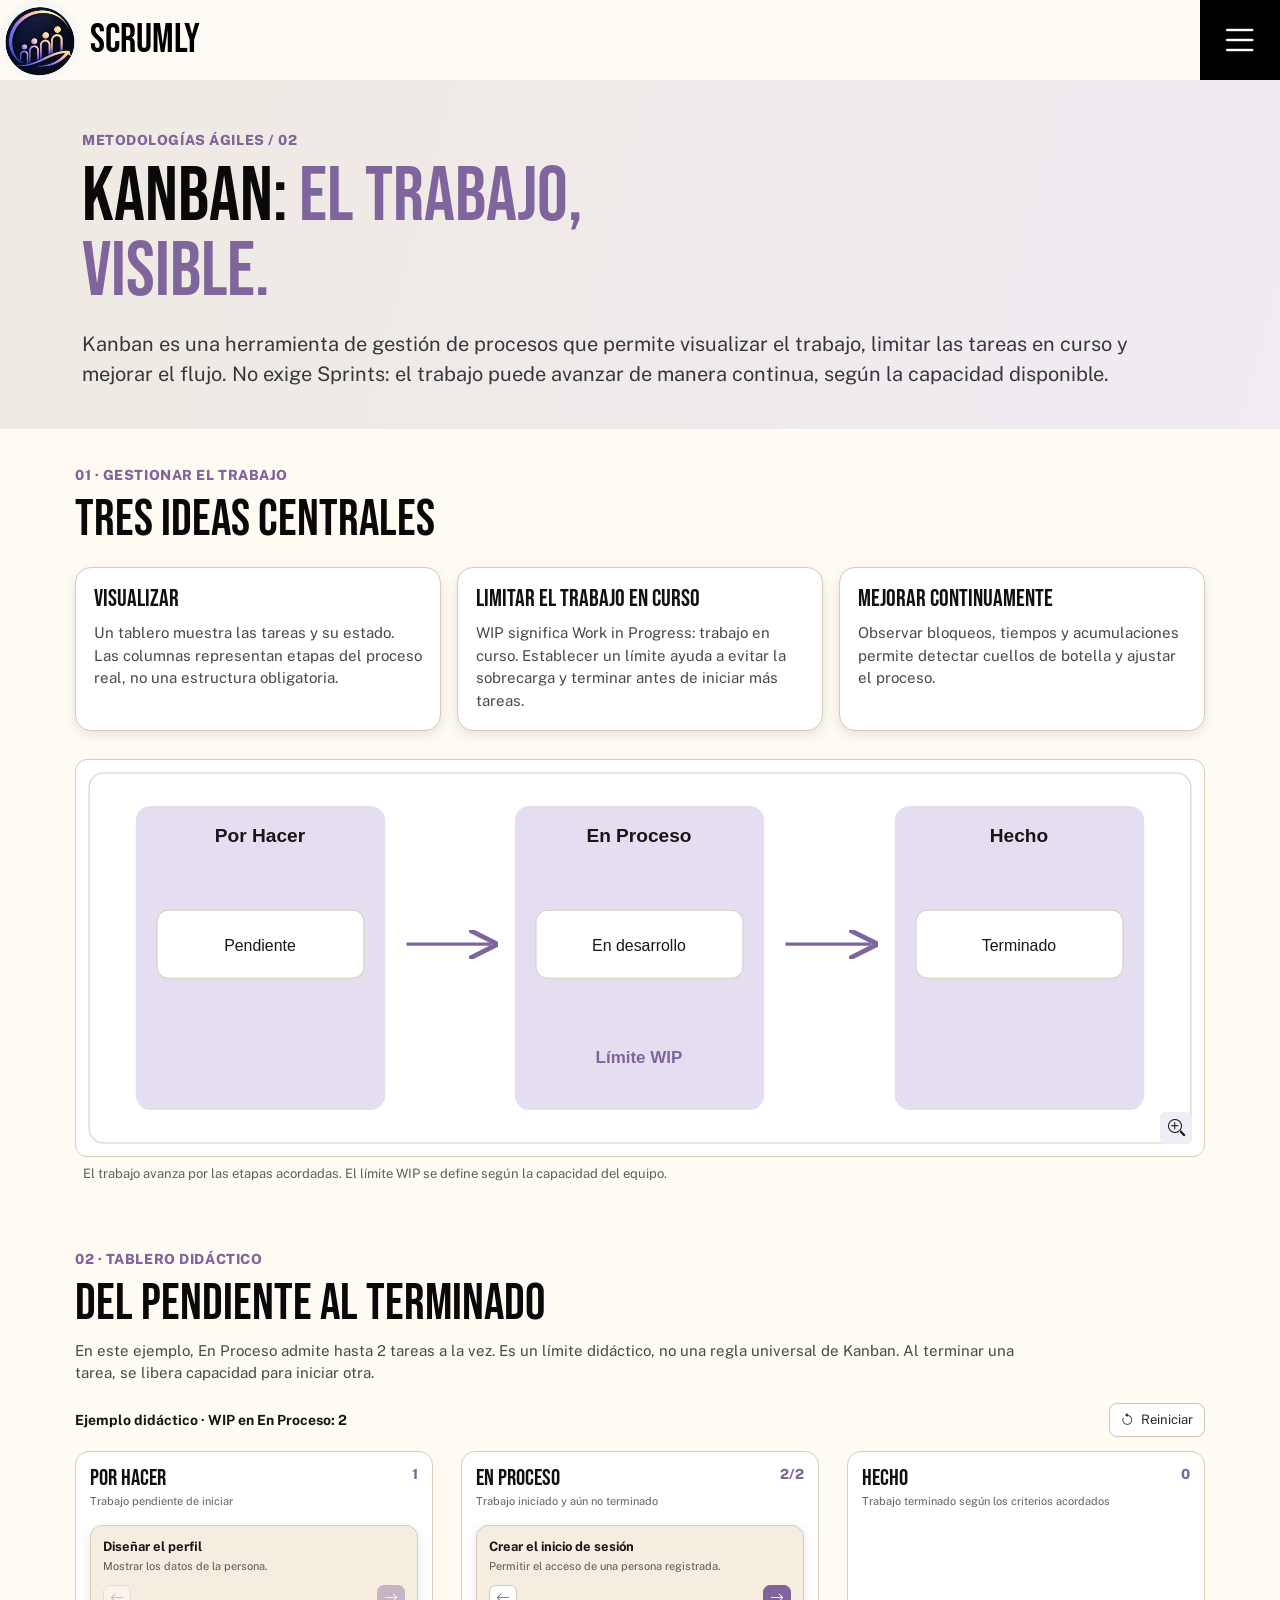
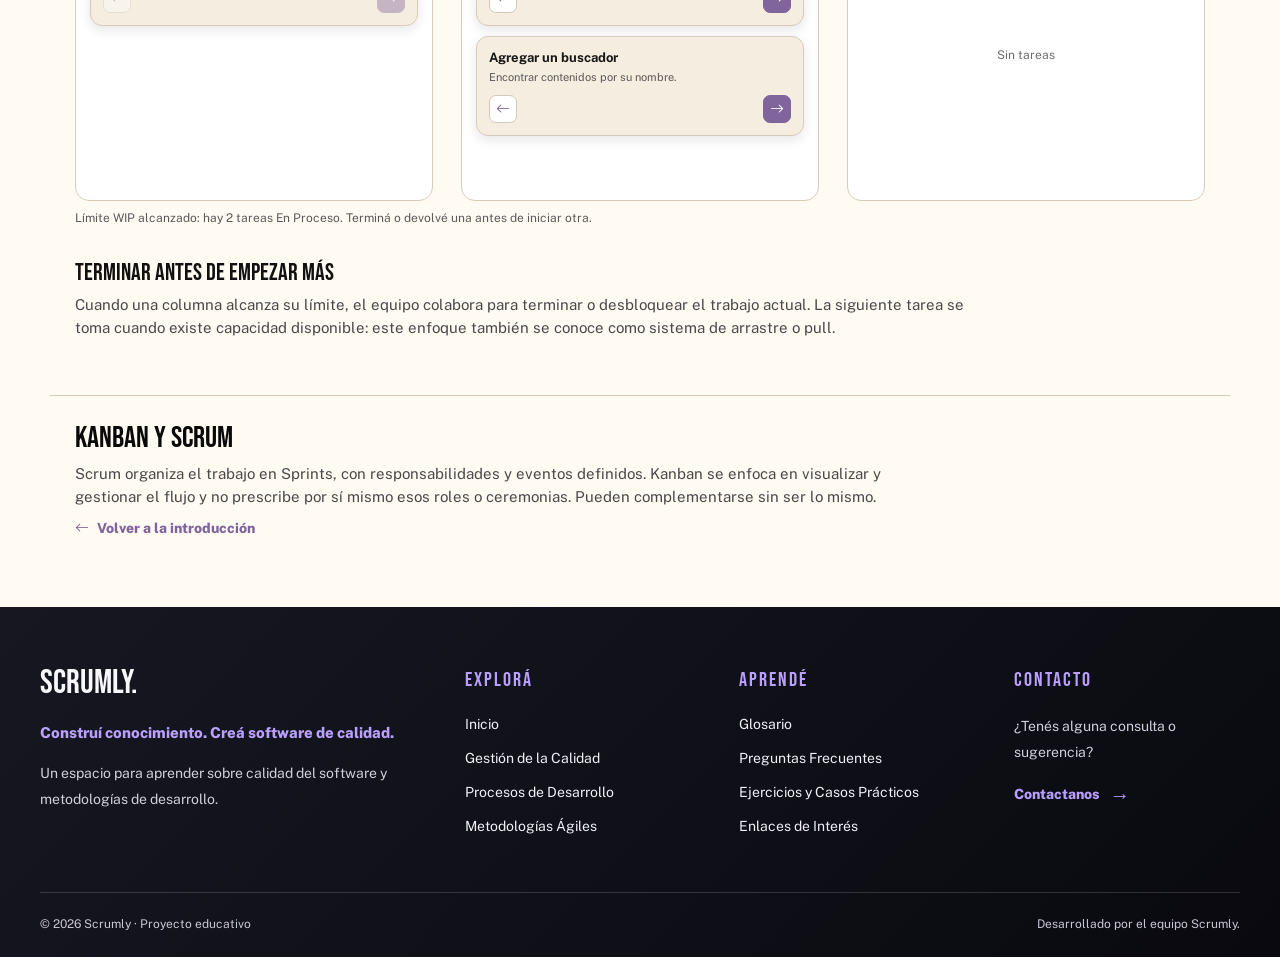
<file: Kanban-En-Profundidad.html>
<!DOCTYPE html>
<html lang="es">
	<head>
		<meta charset="UTF-8" />
		<meta name="viewport" content="width=device-width, initial-scale=1.0" />
		<title>SCRUMLY - Kanban en profundidad</title>
		<link rel="stylesheet" href="https://cdn.jsdelivr.net/npm/bootstrap-icons@1.11.3/font/bootstrap-icons.min.css" />
		<link rel="preconnect" href="https://fonts.googleapis.com" />
		<link rel="preconnect" href="https://fonts.gstatic.com" crossorigin />
		<link href="https://fonts.googleapis.com/css2?family=Bebas+Neue&family=Public+Sans:wght@400;500;600;700;800&display=swap" rel="stylesheet" />
		<link rel="stylesheet" href="CSS/Kanban-En-Profundidad.css" />
		<link rel="stylesheet" href="CSS/menu.css" />
		<link rel="stylesheet" href="CSS/footer.css">
	</head>
	<body>
		<!-- Navegación del sitio y acceso a las páginas de metodologías. -->
		<div id="menu-container"></div>

		<div class="Pagina-Kanban">
			<!-- Portada de Kanban. -->
			<div class="Encabezado-Kanban">
				<p class="Antetitulo-Kanban">METODOLOGÍAS ÁGILES / 02</p>
				<h1>KANBAN: <span>EL TRABAJO,<br />VISIBLE.</span></h1>
				<p>
					Kanban es una herramienta de gestión de procesos que permite visualizar el trabajo,
					limitar las tareas en curso y mejorar el flujo. No exige Sprints: el trabajo puede
					avanzar de manera continua, según la capacidad disponible.
				</p>
			</div>

			<!-- Principios esenciales y diagrama que se puede ampliar. -->
			<section class="Seccion-Kanban Seccion-Ideas" aria-labelledby="titulo-ideas-kanban">
				<p class="Antetitulo-Kanban">01 · GESTIONAR EL TRABAJO</p>
				<h2 id="titulo-ideas-kanban">Tres ideas centrales</h2>
				<div class="Tarjetas-Ideas-Kanban">
					<div class="Tarjeta-Idea-Kanban">
						<h3>Visualizar</h3>
						<p>Un tablero muestra las tareas y su estado. Las columnas representan etapas del proceso real, no una estructura obligatoria.</p>
					</div>
					<div class="Tarjeta-Idea-Kanban">
						<h3>Limitar el trabajo en curso</h3>
						<p>WIP significa <span lang="en">Work in Progress</span>: trabajo en curso. Establecer un límite ayuda a evitar la sobrecarga y terminar antes de iniciar más tareas.</p>
					</div>
					<div class="Tarjeta-Idea-Kanban">
						<h3>Mejorar continuamente</h3>
						<p>Observar bloqueos, tiempos y acumulaciones permite detectar cuellos de botella y ajustar el proceso.</p>
					</div>
				</div>

				<div class="Figura-Kanban">
					<button class="Boton-Diagrama" type="button" data-titulo-diagrama="Flujo visual de Kanban" aria-label="Ampliar diagrama del flujo Kanban">
						<img class="Diagrama-Kanban" src="IMG/Diagrama-Kanban-Detallado.svg" alt="Flujo Kanban desde Por Hacer hasta En Proceso y Hecho, con límite de trabajo en curso." />
						<span class="Icono-Ampliar-Kanban bi bi-zoom-in" aria-hidden="true"></span>
					</button>
					<div>El trabajo avanza por las etapas acordadas. El límite WIP se define según la capacidad del equipo.</div>
				</div>
			</section>

			<!-- Tablero didáctico con tareas que se mueven y un límite WIP de dos. -->
			<section class="Seccion-Kanban Seccion-Tablero" aria-labelledby="titulo-tablero-kanban">
				<p class="Antetitulo-Kanban">02 · TABLERO DIDÁCTICO</p>
				<h2 id="titulo-tablero-kanban">Del pendiente al terminado</h2>
				<p class="Descripcion-Tablero-Kanban">
					En este ejemplo, En Proceso admite hasta 2 tareas a la vez. Es un límite didáctico,
					no una regla universal de Kanban. Al terminar una tarea, se libera capacidad para iniciar otra.
				</p>

				<div class="Controles-Tablero-Kanban">
					<p><strong>Ejemplo didáctico · WIP en En Proceso: <span id="limite-wip-kanban">2</span></strong></p>
					<button class="Boton-Reiniciar-Kanban" id="reiniciar-kanban" type="button">
						<i class="bi bi-arrow-counterclockwise" aria-hidden="true"></i>
						Reiniciar
					</button>
				</div>
				
				<div class="Tablero-Kanban" id="tablero-kanban" aria-label="Tablero Kanban interactivo">
					<section class="Columna-Kanban" data-columna-kanban="0" aria-labelledby="titulo-columna-pendiente">
						<div class="Cabecera-Columna-Kanban">
							<div>
								<h3 id="titulo-columna-pendiente">Por Hacer</h3>
								<p>Trabajo pendiente de iniciar</p>
							</div>
							<span class="Contador-Columna-Kanban" data-contador-kanban="0">0</span>
						</div>
						<div class="Lista-Tareas-Kanban" data-lista-kanban="0"></div>
					</section>
					<section class="Columna-Kanban" data-columna-kanban="1" aria-labelledby="titulo-columna-proceso">
						<div class="Cabecera-Columna-Kanban">
							<div>
								<h3 id="titulo-columna-proceso">En Proceso</h3>
								<p>Trabajo iniciado y aún no terminado</p>
							</div>
							<span class="Contador-Columna-Kanban" data-contador-kanban="1">0/2</span>
						</div>
						<div class="Lista-Tareas-Kanban" data-lista-kanban="1"></div>
					</section>
					<section class="Columna-Kanban" data-columna-kanban="2" aria-labelledby="titulo-columna-hecho">
						<div class="Cabecera-Columna-Kanban">
							<div>
								<h3 id="titulo-columna-hecho">Hecho</h3>
								<p>Trabajo terminado según los criterios acordados</p>
							</div>
							<span class="Contador-Columna-Kanban" data-contador-kanban="2">0</span>
						</div>
						<div class="Lista-Tareas-Kanban" data-lista-kanban="2"></div>
					</section>
				</div>
				<p class="Estado-Tablero-Kanban" id="estado-tablero-kanban" aria-live="polite"></p>

				<div class="Explicacion-WIP-Kanban">
					<h3>Terminar antes de empezar más</h3>
					<p>
						Cuando una columna alcanza su límite, el equipo colabora para terminar o desbloquear
						el trabajo actual. La siguiente tarea se toma cuando existe capacidad disponible:
						este enfoque también se conoce como sistema de arrastre o <span lang="en">pull</span>.
					</p>
				</div>
			</section>

			<!-- Cierre que conecta Kanban con Scrum y permite volver a la introducción. -->
			<section class="Cierre-Kanban" aria-labelledby="titulo-cierre-kanban">
				<h2 id="titulo-cierre-kanban">Kanban y Scrum</h2>
				<p>
					Scrum organiza el trabajo en Sprints, con responsabilidades y eventos definidos. Kanban se enfoca
					en visualizar y gestionar el flujo y no prescribe por sí mismo esos roles o ceremonias.
					Pueden complementarse sin ser lo mismo.
				</p>
				<a href="Metodologias-Agiles.html#kanban" class="Enlace-Volver-Kanban">
					<i class="bi bi-arrow-left" aria-hidden="true"></i>
					Volver a la introducción
				</a>
			</section>
		</div>

		<!-- Visor para presentar el diagrama ilustrativo sobre fondo oscuro. -->
		<dialog class="Visor-Diagrama" aria-labelledby="titulo-visor-kanban">
			<div class="Cabecera-Visor">
				<h2 id="titulo-visor-diagrama">Diagrama ampliado</h2>
				<button class="Cerrar-Visor" type="button" aria-label="Cerrar diagrama ampliado">
					<i class="bi bi-x-lg" aria-hidden="true"></i>
				</button>
			</div>
			<div class="Contenido-Visor"></div>
		</dialog>

        <!-- Sección pie -->
		<div id="footer-container"></div>

		<script src="JS/menu.js"></script>
		<script src="JS/footer.js"></script>
		
		<script src="JS/script.js"></script>
	</body>
</html>
</file>
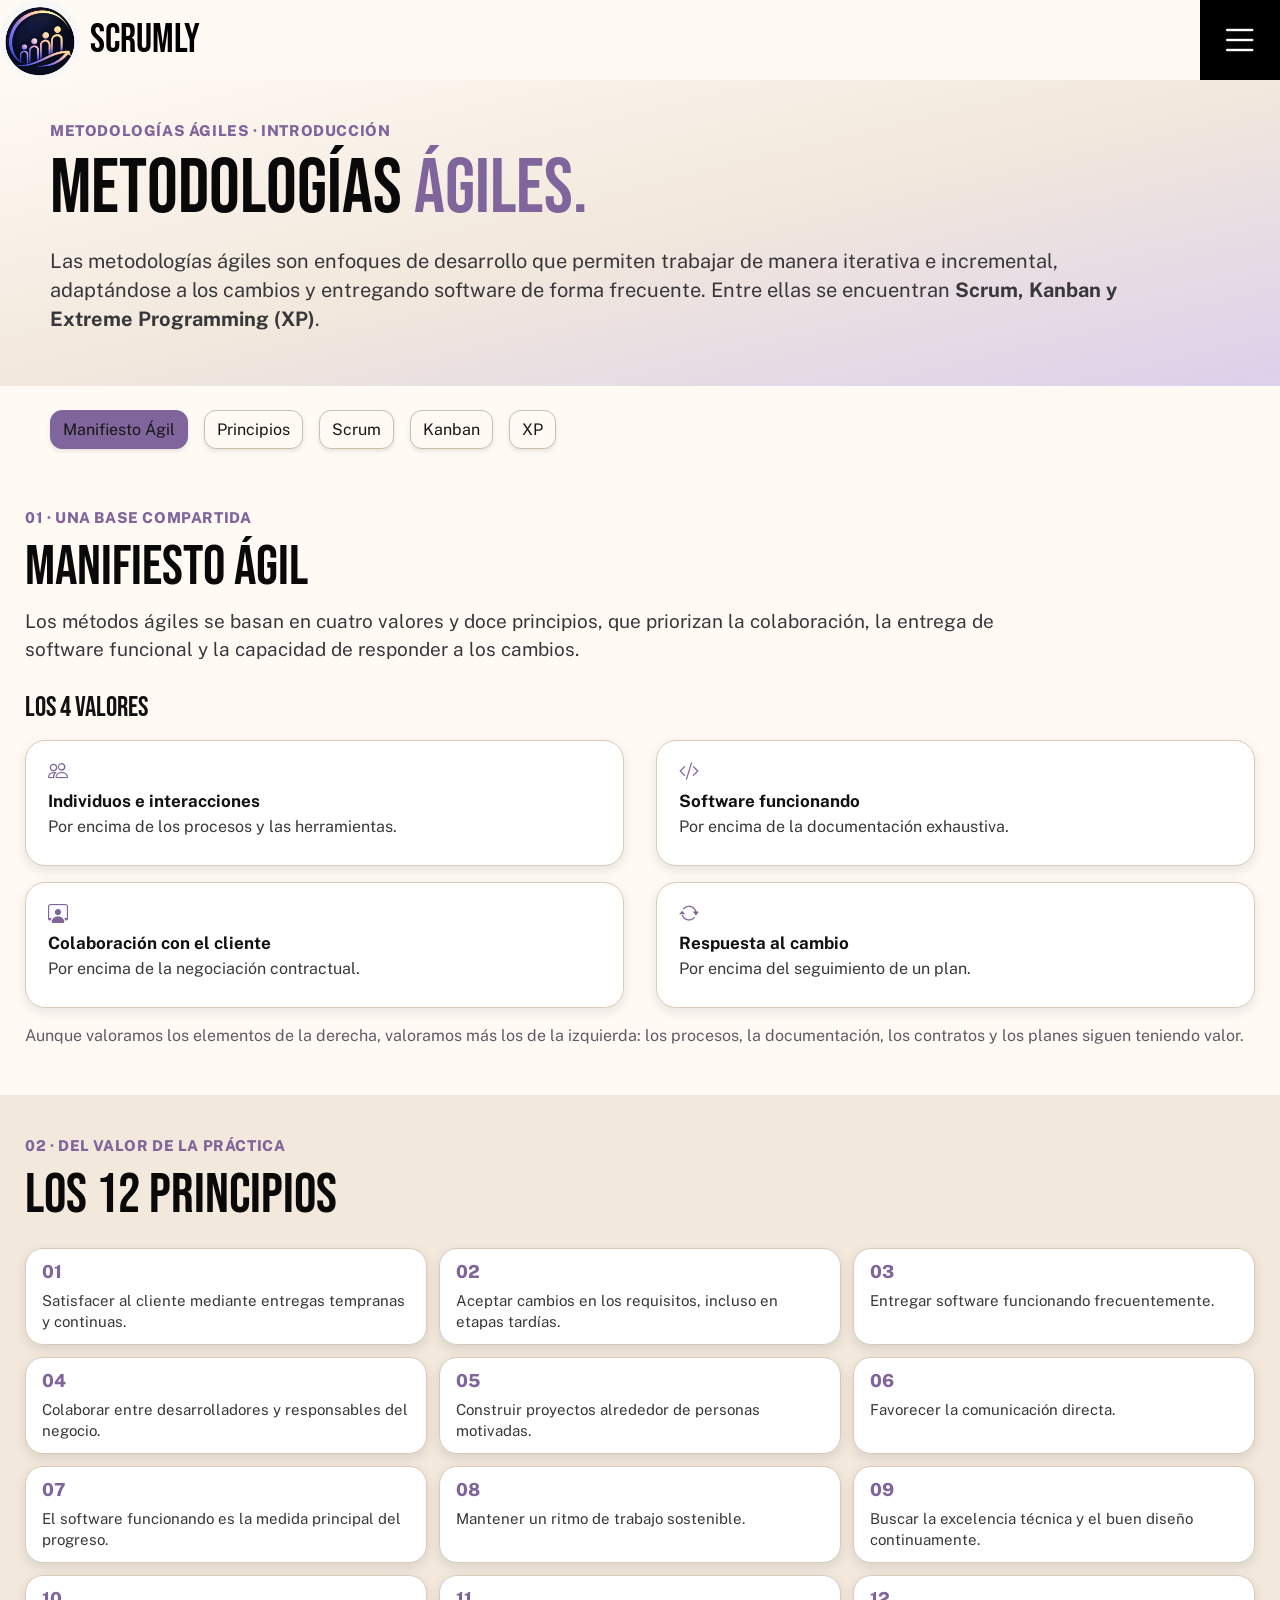
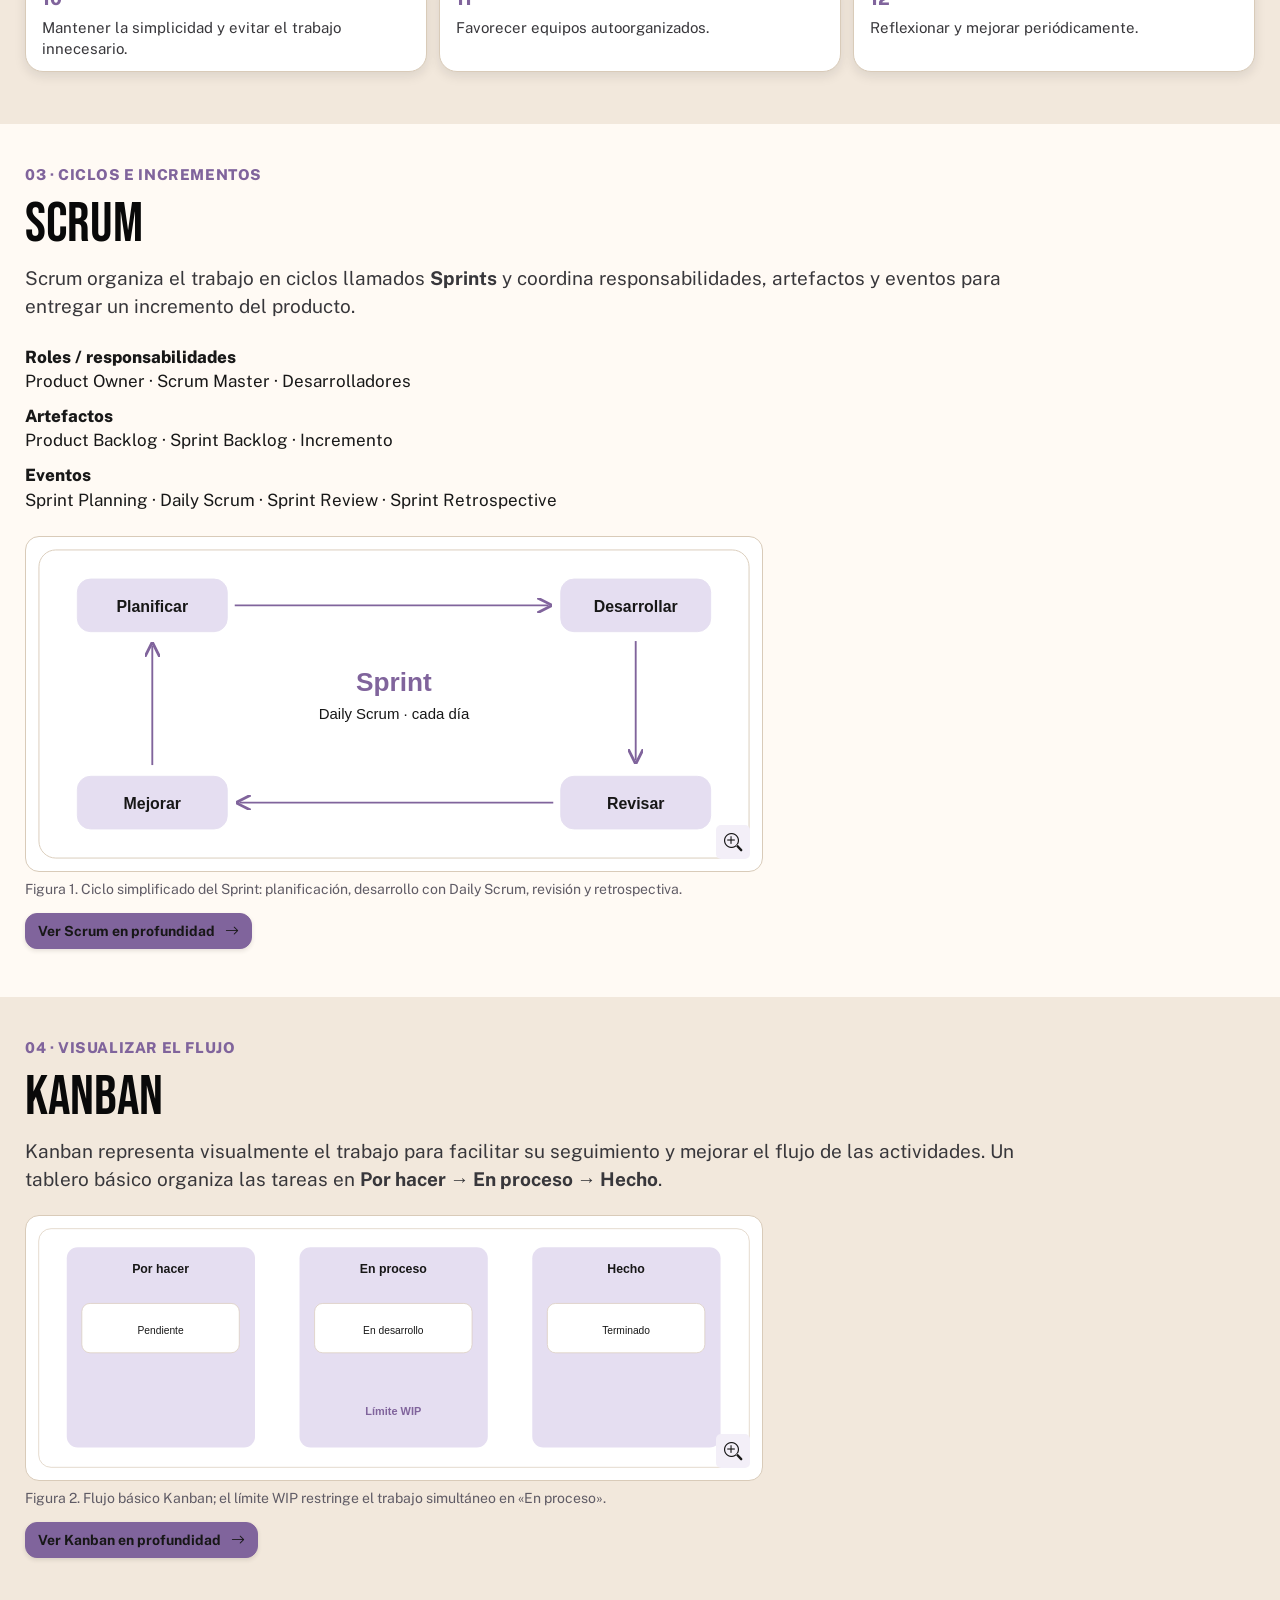
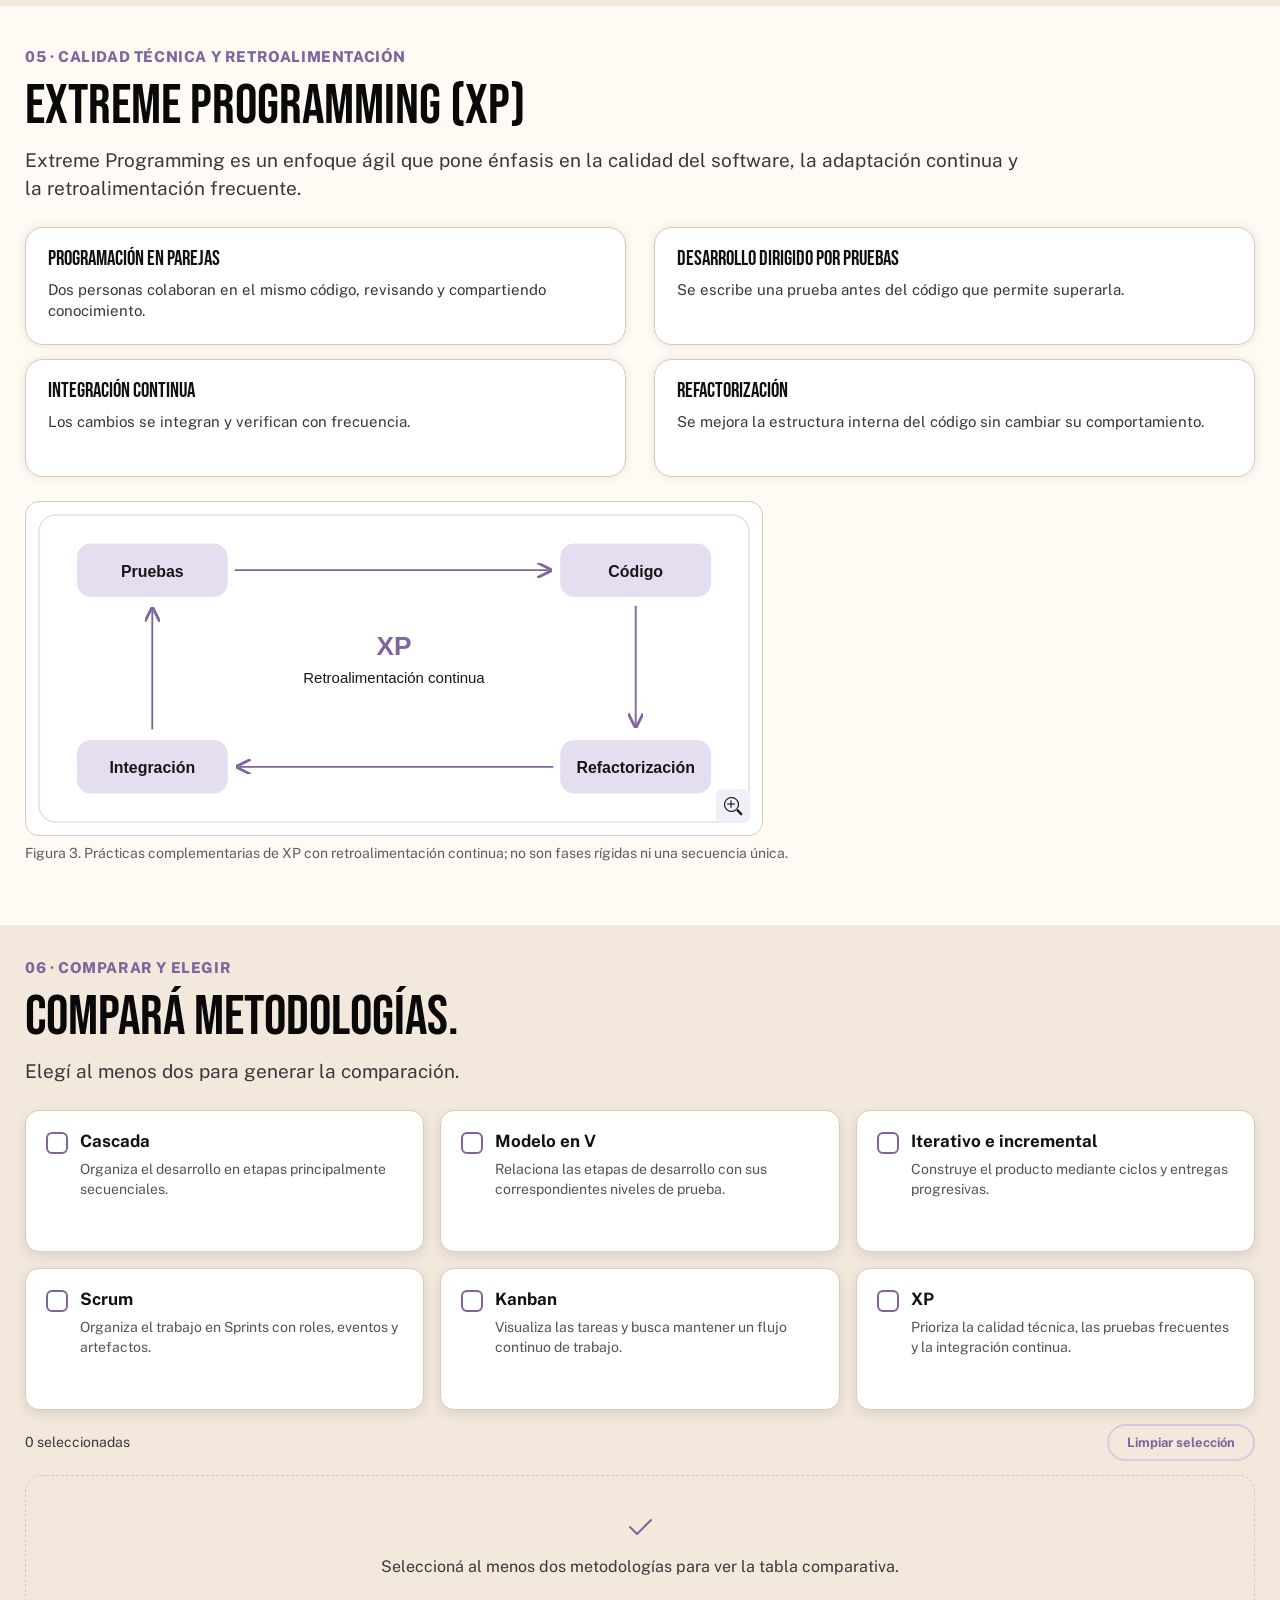
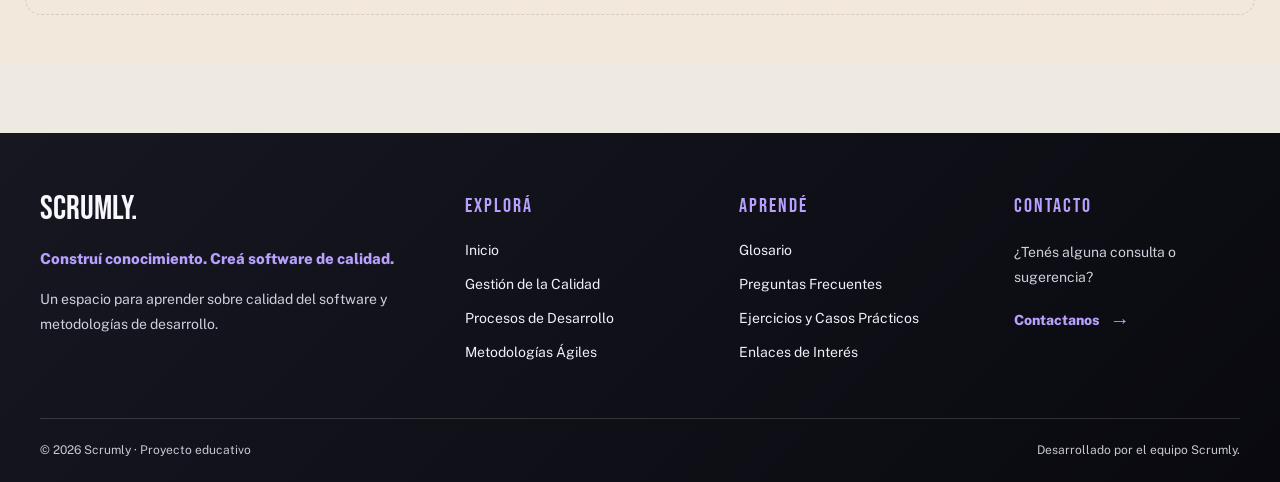
<file: Metodologias-Agiles.html>
<!DOCTYPE html>
<html lang="es">
	<head>
		<meta charset="UTF-8" />
		<meta name="viewport" content="width=device-width, initial-scale=1.0" />
		<title>SCRUMLY - Metodologías Ágiles</title>
		<link rel="stylesheet" href="https://cdn.jsdelivr.net/npm/bootstrap-icons@1.11.3/font/bootstrap-icons.min.css" />
		<link rel="preconnect" href="https://fonts.googleapis.com" />
		<link rel="preconnect" href="https://fonts.gstatic.com" crossorigin />
		<link href="https://fonts.googleapis.com/css2?family=Bebas+Neue&family=Public+Sans:wght@400;500;600;700;800;900&display=swap" rel="stylesheet" />
		<link rel="stylesheet" href="CSS/Metodologias-Agiles.css" />
		<link rel="stylesheet" href="CSS/menu.css" />
		<link rel="stylesheet" href="CSS/footer.css">
	</head>
	<body>
		<!-- Barra de navegación principal -->
		<div id="menu-container"></div>


		<!-- Portada y accesos a cada parte del recorrido ágil -->
		<div class="Pagina-Agil">
			<div class="Encabezado-Agil" id="introduccion-agil">
				<div class="Contenedor-Agil">
					<p class="Antetitulo-Agil">METODOLOGÍAS ÁGILES · INTRODUCCIÓN</p>
					<h1>Metodologías <span>Ágiles.</span></h1>
					<p class="Descripcion-Agil">
						Las metodologías ágiles son enfoques de desarrollo que permiten trabajar de manera iterativa e incremental,
						adaptándose a los cambios y entregando software de forma frecuente. Entre ellas se encuentran
						<strong>Scrum, Kanban y Extreme Programming (XP)</strong>.
					</p>
				</div>
			</div>

			<div class="Navegacion-Agil" aria-label="Secciones de metodologías ágiles">
				<a class="Boton-Navegacion-Agil activo" href="#manifiesto-agil">Manifiesto Ágil</a>
				<a class="Boton-Navegacion-Agil" href="#principios-agiles">Principios</a>
				<a class="Boton-Navegacion-Agil" href="#scrum">Scrum</a>
				<a class="Boton-Navegacion-Agil" href="#kanban">Kanban</a>
				<a class="Boton-Navegacion-Agil" href="#xp">XP</a>
			</div>

			<!-- Primera sección: valores compartidos del Manifiesto Ágil -->
			<section id="manifiesto-agil" class="Seccion-Agil" aria-labelledby="titulo-manifiesto">
				<p class="Antetitulo-Agil">01 · UNA BASE COMPARTIDA</p>
				<h2 id="titulo-manifiesto">Manifiesto Ágil</h2>
				<p class="Introduccion-Seccion-Agil">
					Los métodos ágiles se basan en cuatro valores y doce principios, que priorizan la colaboración,
					la entrega de software funcional y la capacidad de responder a los cambios.
				</p>

				<h3 class="Subtitulo-Agil">Los 4 valores</h3>
				<div class="Tarjetas-Valores">
					<div class="Tarjeta-Valor">
						<i class="bi bi-people" aria-hidden="true"></i>
						<h4>Individuos e interacciones</h4>
						<p>Por encima de los procesos y las herramientas.</p>
					</div>
					<div class="Tarjeta-Valor">
						<i class="bi bi-code-slash" aria-hidden="true"></i>
						<h4>Software funcionando</h4>
						<p>Por encima de la documentación exhaustiva.</p>
					</div>
					<div class="Tarjeta-Valor">
						<i class="bi bi-person-workspace" aria-hidden="true"></i>
						<h4>Colaboración con el cliente</h4>
						<p>Por encima de la negociación contractual.</p>
					</div>
					<div class="Tarjeta-Valor">
						<i class="bi bi-arrow-repeat" aria-hidden="true"></i>
						<h4>Respuesta al cambio</h4>
						<p>Por encima del seguimiento de un plan.</p>
					</div>
				</div>
				<p class="Nota-Agil">
					Aunque valoramos los elementos de la derecha, valoramos más los de la izquierda:
					los procesos, la documentación, los contratos y los planes siguen teniendo valor.
				</p>
			</section>

			<!-- Segunda sección: los doce principios del Manifiesto Ágil -->
			<section id="principios-agiles" class="Seccion-Agil Seccion-Principios" aria-labelledby="titulo-principios">
				<p class="Antetitulo-Agil">02 · DEL VALOR DE LA PRÁCTICA</p>
				<h2 id="titulo-principios">Los 12 principios</h2>
				<div class="Tarjetas-Principios">
					<div class="Tarjeta-Principio"><span>01</span><p>Satisfacer al cliente mediante entregas tempranas y continuas.</p></div>
					<div class="Tarjeta-Principio"><span>02</span><p>Aceptar cambios en los requisitos, incluso en etapas tardías.</p></div>
					<div class="Tarjeta-Principio"><span>03</span><p>Entregar software funcionando frecuentemente.</p></div>
					<div class="Tarjeta-Principio"><span>04</span><p>Colaborar entre desarrolladores y responsables del negocio.</p></div>
					<div class="Tarjeta-Principio"><span>05</span><p>Construir proyectos alrededor de personas motivadas.</p></div>
					<div class="Tarjeta-Principio"><span>06</span><p>Favorecer la comunicación directa.</p></div>
					<div class="Tarjeta-Principio"><span>07</span><p>El software funcionando es la medida principal del progreso.</p></div>
					<div class="Tarjeta-Principio"><span>08</span><p>Mantener un ritmo de trabajo sostenible.</p></div>
					<div class="Tarjeta-Principio"><span>09</span><p>Buscar la excelencia técnica y el buen diseño continuamente.</p></div>
					<div class="Tarjeta-Principio"><span>10</span><p>Mantener la simplicidad y evitar el trabajo innecesario.</p></div>
					<div class="Tarjeta-Principio"><span>11</span><p>Favorecer equipos autoorganizados.</p></div>
					<div class="Tarjeta-Principio"><span>12</span><p>Reflexionar y mejorar periódicamente.</p></div>
				</div>
			</section>

			<!-- Tercera sección: resumen visual de Scrum y acceso a su página detallada -->
			<section id="scrum" class="Seccion-Agil Seccion-Metodologia" aria-labelledby="titulo-scrum">
				<p class="Antetitulo-Agil">03 · CICLOS E INCREMENTOS</p>
				<h2 id="titulo-scrum">Scrum</h2>
				<p class="Introduccion-Seccion-Agil">
					Scrum organiza el trabajo en ciclos llamados <strong>Sprints</strong> y coordina responsabilidades,
					artefactos y eventos para entregar un incremento del producto.
				</p>
				<div class="Resumen-Metodologia">
					<p><strong>Roles / responsabilidades</strong><br>Product Owner · Scrum Master · Desarrolladores</p>
					<p><strong>Artefactos</strong><br>Product Backlog · Sprint Backlog · Incremento</p>
					<p><strong>Eventos</strong><br>Sprint Planning · Daily Scrum · Sprint Review · Sprint Retrospective</p>
				</div>
				<div class="Figura-Agil">
					<button class="Boton-Diagrama" type="button" data-titulo-diagrama="Ciclo simplificado del Sprint" aria-label="Ampliar diagrama del ciclo de Scrum">
						<img class="Diagrama-Scrum" src="IMG/Diagrama-Scrum.svg" alt="Ciclo de Scrum: planificar, desarrollar, revisar y mejorar durante el Sprint." />
						<span class="Icono-Ampliar bi bi-zoom-in" aria-hidden="true"></span>
					</button>
					<div>Figura 1. Ciclo simplificado del Sprint: planificación, desarrollo con Daily Scrum, revisión y retrospectiva.</div>
				</div>
				<a class="Boton-Detalle-Agil" href="Scrum-En-Profundidad.html#scrum-en-profundidad">Ver Scrum en profundidad <i class="bi bi-arrow-right" aria-hidden="true"></i></a>
			</section>

			<!-- Cuarta sección: tablero Kanban y acceso a su página detallada -->
			<section id="kanban" class="Seccion-Agil Seccion-Metodologia" aria-labelledby="titulo-kanban">
				<p class="Antetitulo-Agil">04 · VISUALIZAR EL FLUJO</p>
				<h2 id="titulo-kanban">Kanban</h2>
				<p class="Introduccion-Seccion-Agil">
					Kanban representa visualmente el trabajo para facilitar su seguimiento y mejorar el flujo de las actividades.
					Un tablero básico organiza las tareas en <strong>Por hacer → En proceso → Hecho</strong>.
				</p>
				<div class="Figura-Agil">
					<button class="Boton-Diagrama" type="button" data-titulo-diagrama="Tablero básico Kanban" aria-label="Ampliar diagrama de Kanban">
						<img class="Diagrama-Kanban" src="IMG/Diagrama-Kanban.svg" alt="Tablero Kanban con las columnas Por hacer, En proceso y Hecho, y sus tareas." />
						<span class="Icono-Ampliar bi bi-zoom-in" aria-hidden="true"></span>
					</button>
					<div>Figura 2. Flujo básico Kanban; el límite WIP restringe el trabajo simultáneo en «En proceso».</div>
				</div>
				<a class="Boton-Detalle-Agil" href="Kanban-En-Profundidad.html">Ver Kanban en profundidad <i class="bi bi-arrow-right" aria-hidden="true"></i></a>
			</section>

			<!-- Quinta sección: prácticas XP y diagrama cíclico ampliable -->
			<section id="xp" class="Seccion-Agil Seccion-Metodologia" aria-labelledby="titulo-xp">
				<p class="Antetitulo-Agil">05 · CALIDAD TÉCNICA Y RETROALIMENTACIÓN</p>
				<h2 id="titulo-xp">Extreme Programming (XP)</h2>
				<p class="Introduccion-Seccion-Agil">
					Extreme Programming es un enfoque ágil que pone énfasis en la calidad del software,
					la adaptación continua y la retroalimentación frecuente.
				</p>
				<div class="Tarjetas-Practicas-XP">
					<div><h3>Programación en parejas</h3><p>Dos personas colaboran en el mismo código, revisando y compartiendo conocimiento.</p></div>
					<div><h3>Desarrollo dirigido por pruebas</h3><p>Se escribe una prueba antes del código que permite superarla.</p></div>
					<div><h3>Integración continua</h3><p>Los cambios se integran y verifican con frecuencia.</p></div>
					<div><h3>Refactorización</h3><p>Se mejora la estructura interna del código sin cambiar su comportamiento.</p></div>
				</div>
				<div class="Figura-Agil">
					<button class="Boton-Diagrama" type="button" data-titulo-diagrama="Bucle de prácticas XP" aria-label="Ampliar diagrama de Extreme Programming">
						<img class="Diagrama-XP" src="IMG/Diagrama-XP.svg" alt="Bucle de prácticas XP: pruebas, código, refactorización e integración continua." />
						<span class="Icono-Ampliar bi bi-zoom-in" aria-hidden="true"></span>
					</button>
					<div>Figura 3. Prácticas complementarias de XP con retroalimentación continua; no son fases rígidas ni una secuencia única.</div>
				</div>
			</section>


			<section id="comparativa" class="Seccion-Agil Seccion-Comparativa" aria-labelledby="titulo-comparador">
				<p class="Antetitulo-Agil">06 · COMPARAR Y ELEGIR</p>
				<h2 id="titulo-comparador">Compará metodologías<span>.</span></h2>
				<p class="Introduccion-Seccion-Agil">
					Elegí al menos dos para generar la comparación.
				</p>

				<div class="Opciones-Comparador" id="opciones-comparador">
					<label class="Tarjeta-Comparador">
						<input type="checkbox" value="cascada">
						<span class="Checkbox-Visual" aria-hidden="true"></span>
						<span class="Texto-Tarjeta-Comparador">
							<strong>Cascada</strong>
							<span>Organiza el desarrollo en etapas principalmente secuenciales.</span>
						</span>
					</label>

					<label class="Tarjeta-Comparador">
						<input type="checkbox" value="v">
						<span class="Checkbox-Visual" aria-hidden="true"></span>
						<span class="Texto-Tarjeta-Comparador">
							<strong>Modelo en V</strong>
							<span>Relaciona las etapas de desarrollo con sus correspondientes niveles de prueba.</span>
						</span>
					</label>

					<label class="Tarjeta-Comparador">
						<input type="checkbox" value="iterativo">
						<span class="Checkbox-Visual" aria-hidden="true"></span>
						<span class="Texto-Tarjeta-Comparador">
							<strong>Iterativo e incremental</strong>
							<span>Construye el producto mediante ciclos y entregas progresivas.</span>
						</span>
					</label>

					<label class="Tarjeta-Comparador">
						<input type="checkbox" value="scrum">
						<span class="Checkbox-Visual" aria-hidden="true"></span>
						<span class="Texto-Tarjeta-Comparador">
							<strong>Scrum</strong>
							<span>Organiza el trabajo en Sprints con roles, eventos y artefactos.</span>
						</span>
					</label>

					<label class="Tarjeta-Comparador">
						<input type="checkbox" value="kanban">
						<span class="Checkbox-Visual" aria-hidden="true"></span>
						<span class="Texto-Tarjeta-Comparador">
							<strong>Kanban</strong>
							<span>Visualiza las tareas y busca mantener un flujo continuo de trabajo.</span>
						</span>
					</label>

					<label class="Tarjeta-Comparador">
						<input type="checkbox" value="xp">
						<span class="Checkbox-Visual" aria-hidden="true"></span>
						<span class="Texto-Tarjeta-Comparador">
							<strong>XP</strong>
							<span>Prioriza la calidad técnica, las pruebas frecuentes y la integración continua.</span>
						</span>
					</label>
				</div>

				<div class="Barra-Comparador">
					<p id="contador-comparador" aria-live="polite">0 seleccionados</p>
					<button type="button" id="limpiar-comparador" class="Boton-Limpiar-Comparador">
						Limpiar selección
					</button>
				</div>

				<div id="resultado-comparador" class="Resultado-Comparador" aria-live="polite">
					<div class="Estado-Vacio-Comparador">
						<i class="bi bi-check2" aria-hidden="true"></i>
						<p>Seleccioná al menos dos metodologías para ver la tabla comparativa.</p>
					</div>
				</div>
			</section>
		</div>

		<!-- Visor accesible compartido por los tres diagramas -->
		<dialog class="Visor-Diagrama" aria-labelledby="titulo-visor-diagrama">
			<div class="Cabecera-Visor">
				<h2 id="titulo-visor-diagrama">Diagrama ampliado</h2>
				<button class="Cerrar-Visor" type="button" aria-label="Cerrar diagrama ampliado"><i class="bi bi-x-lg" aria-hidden="true"></i></button>
			</div>
			<div class="Contenido-Visor"></div>
		</dialog>

        <!-- Sección pie -->
		<div id="footer-container"></div>

		<script src="JS/menu.js"></script>
		<script src="JS/footer.js"></script>

		<script src="JS/script.js"></script>
	</body>
</html>
</file>
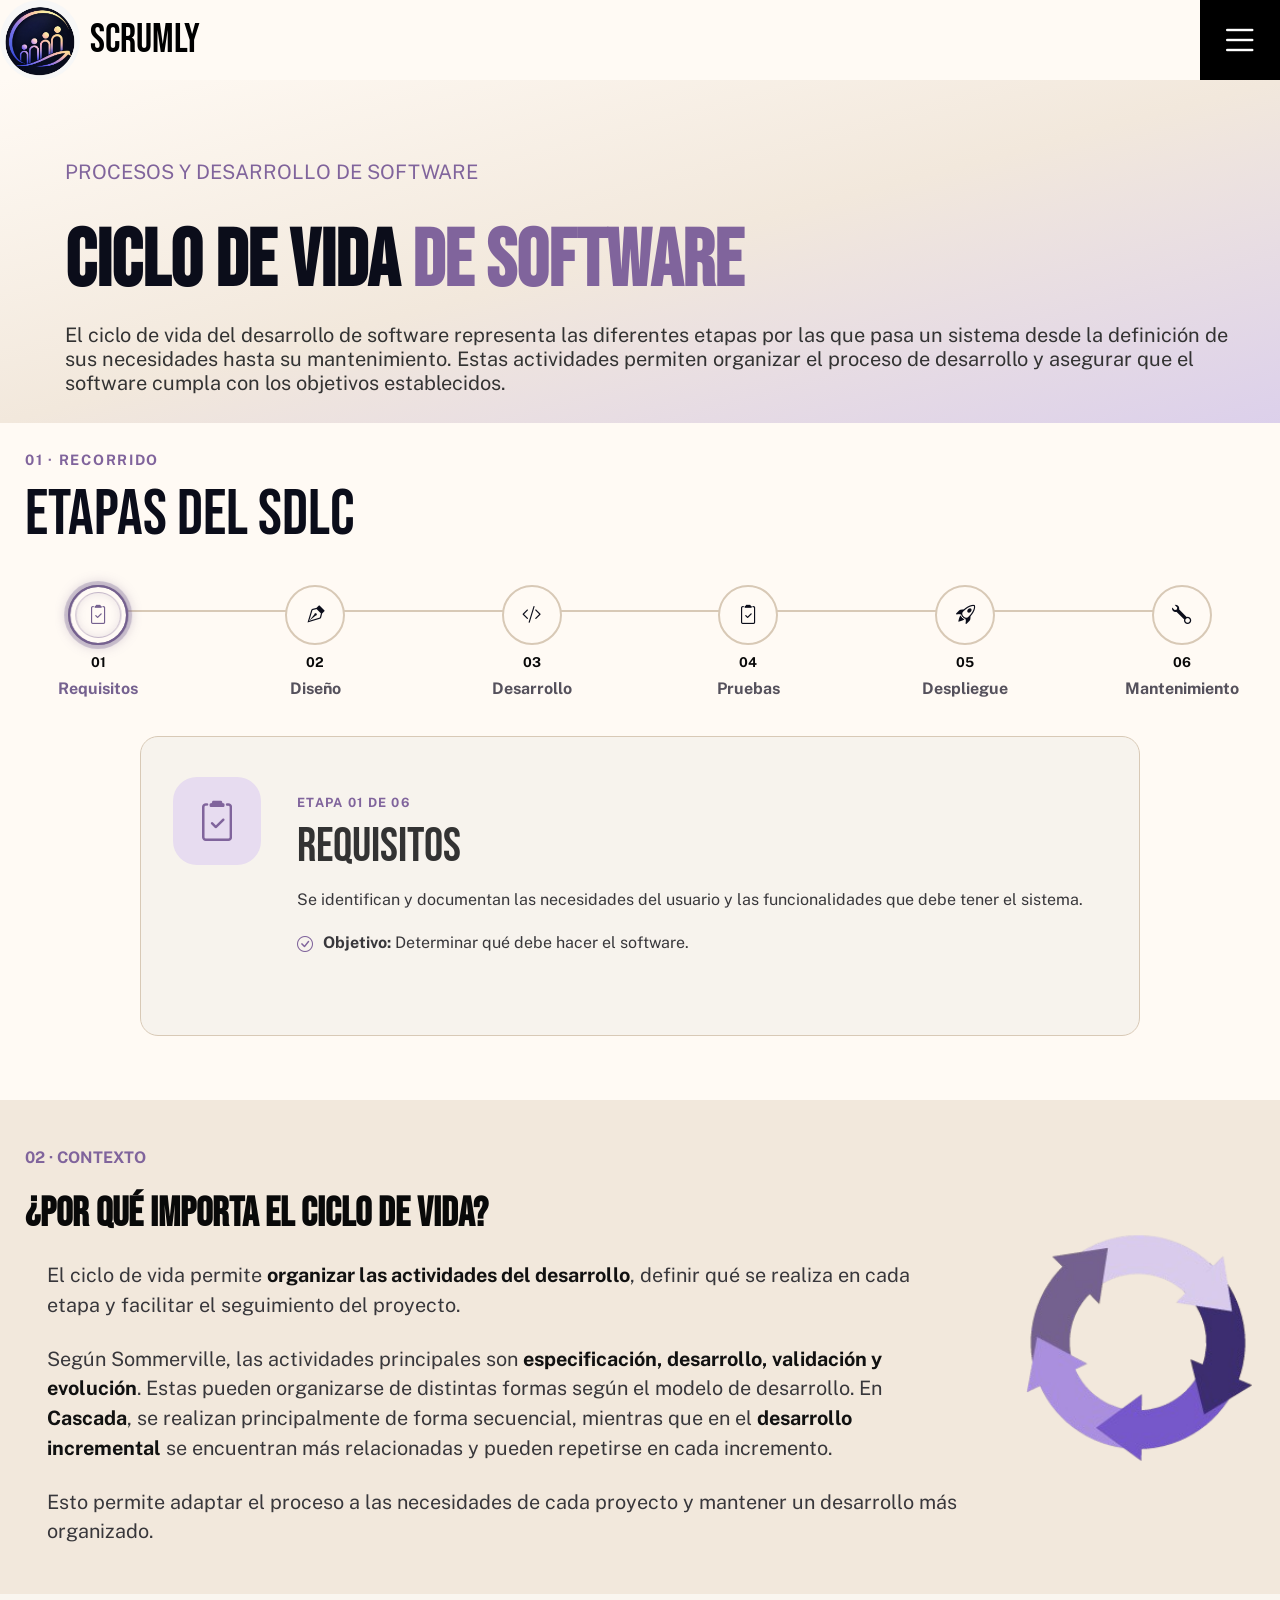
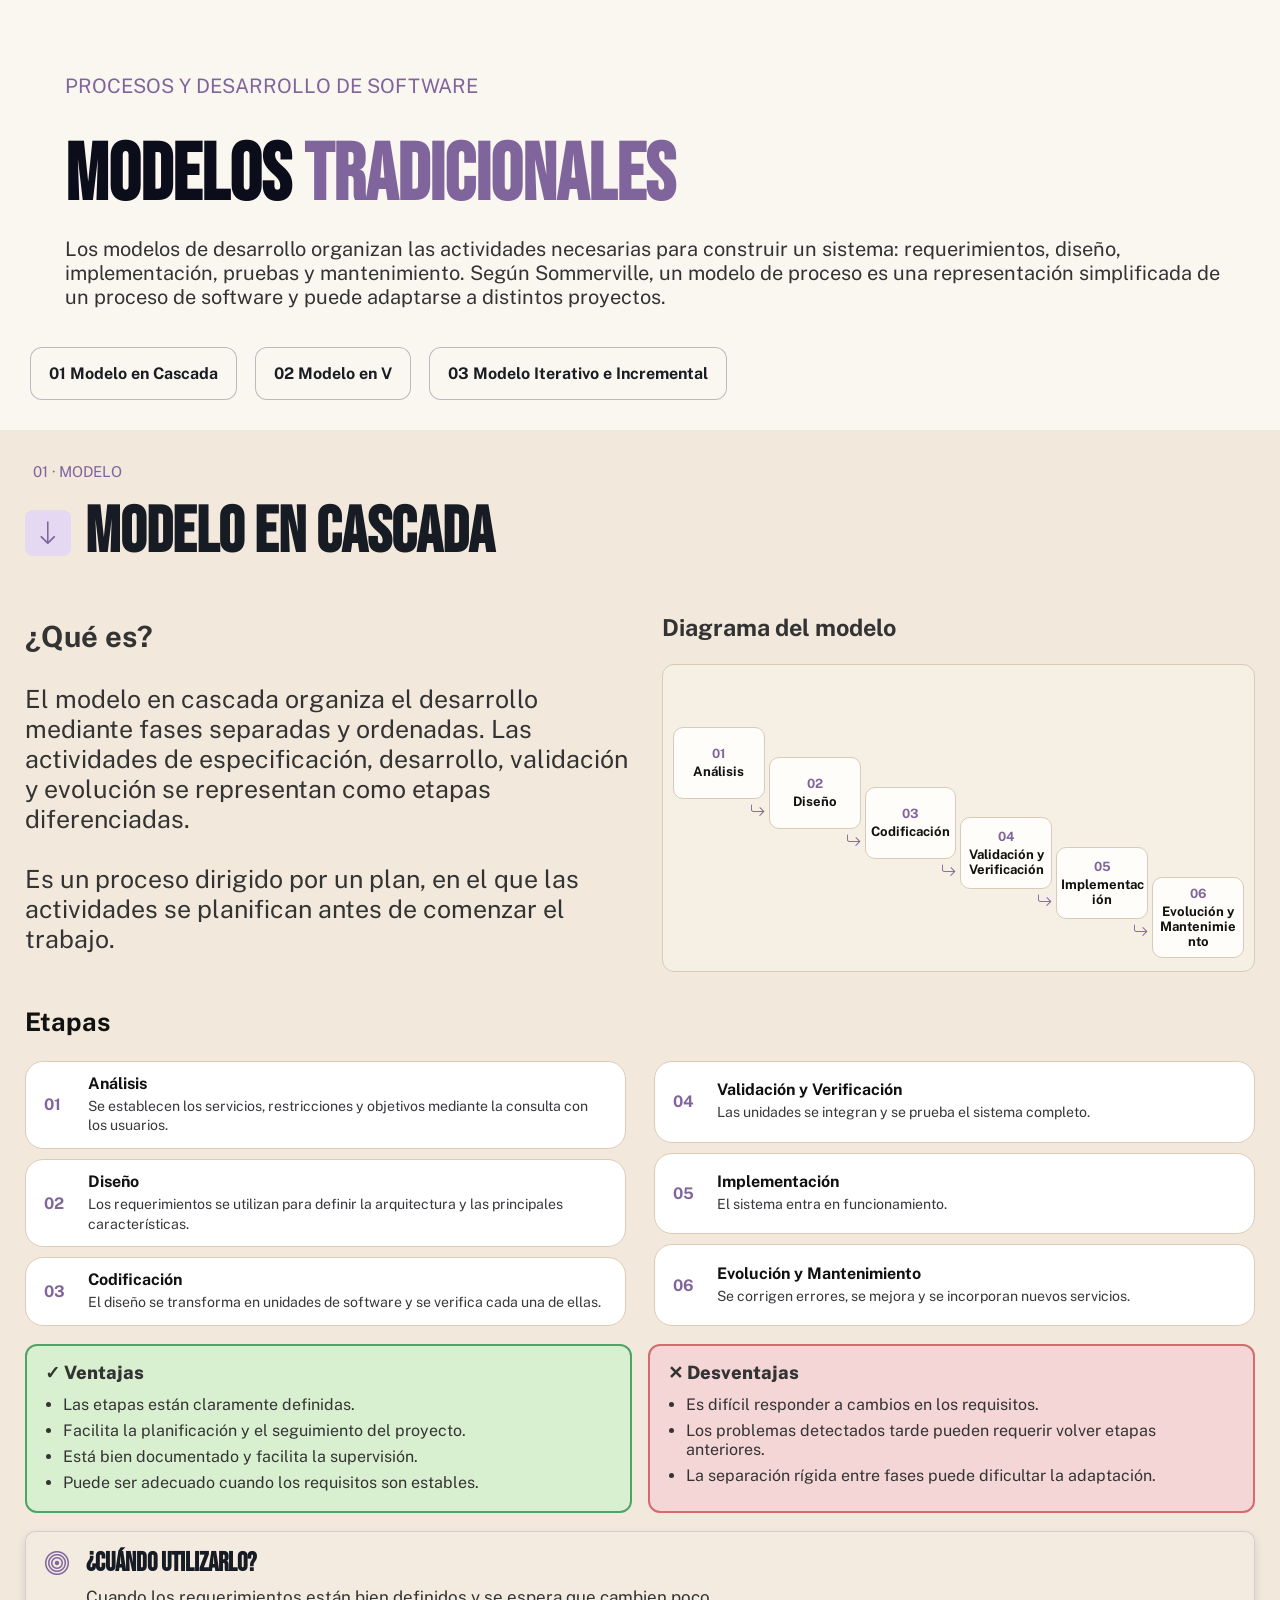
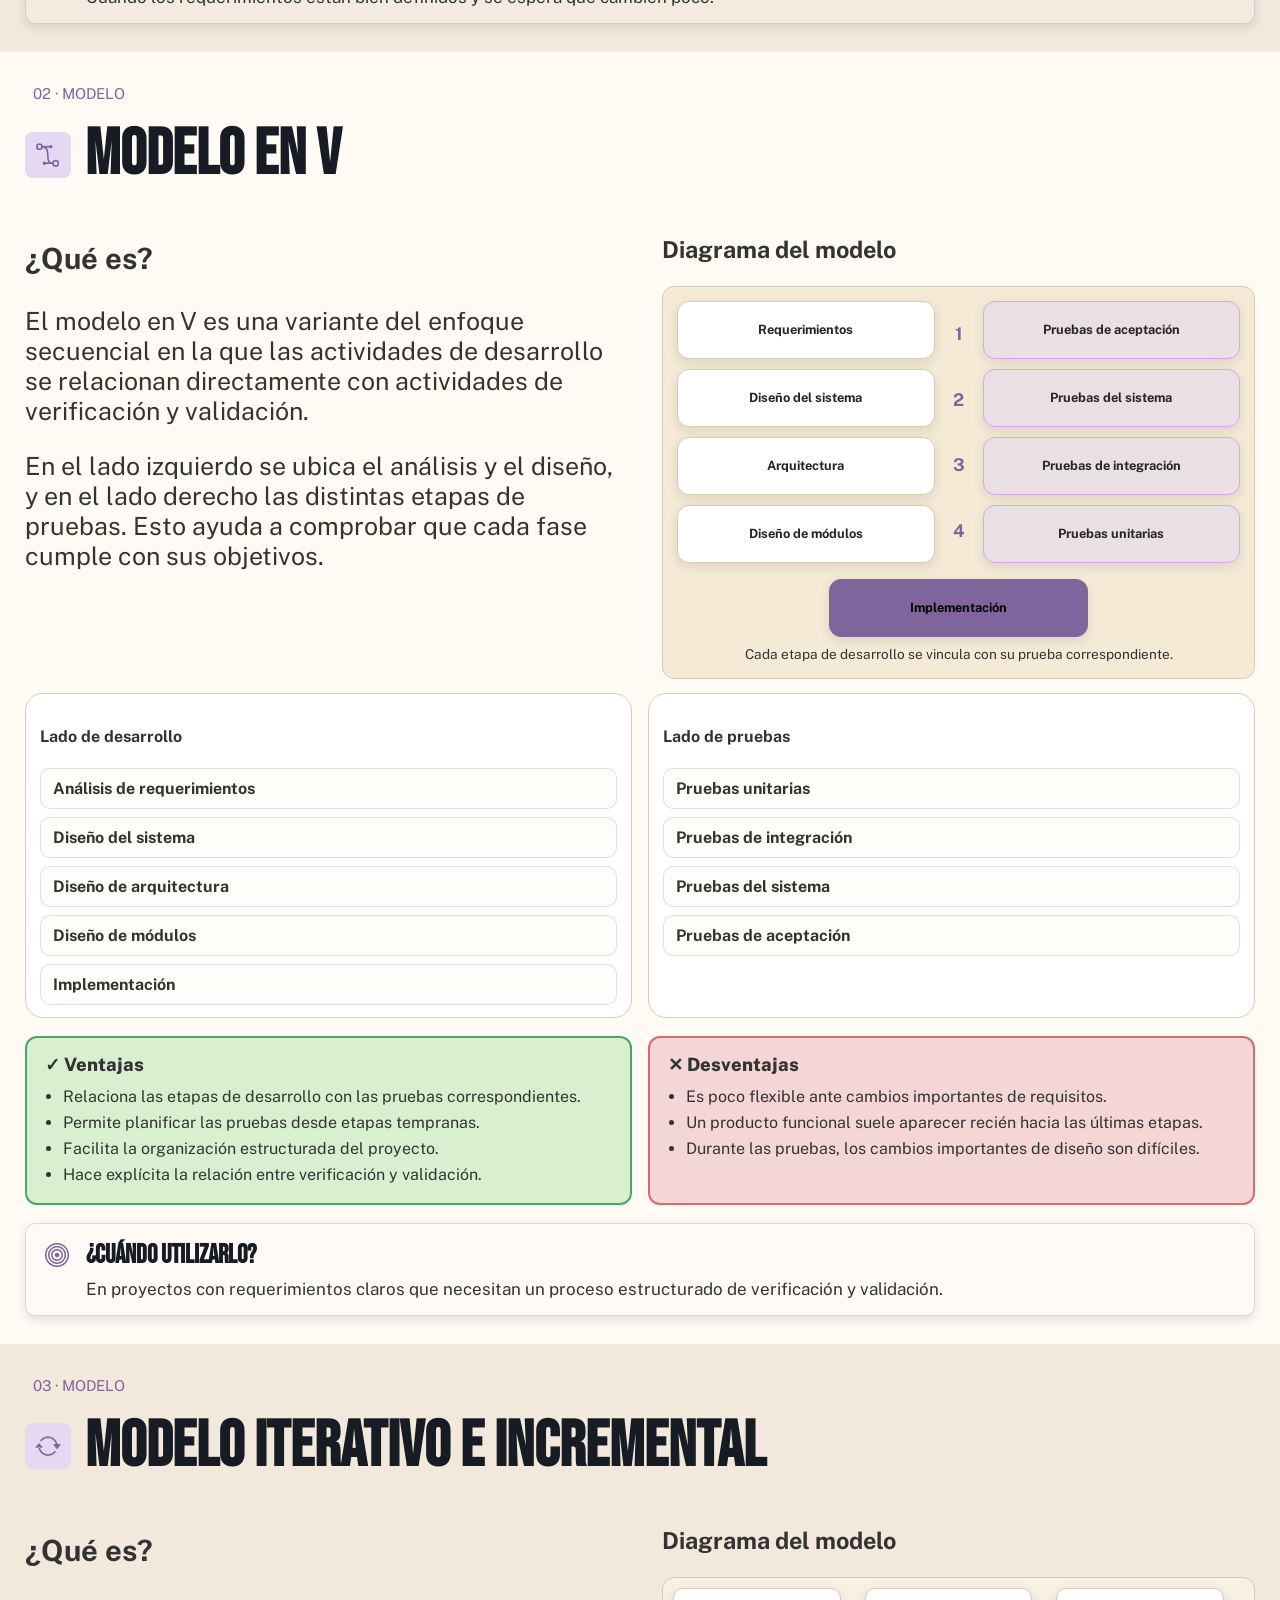
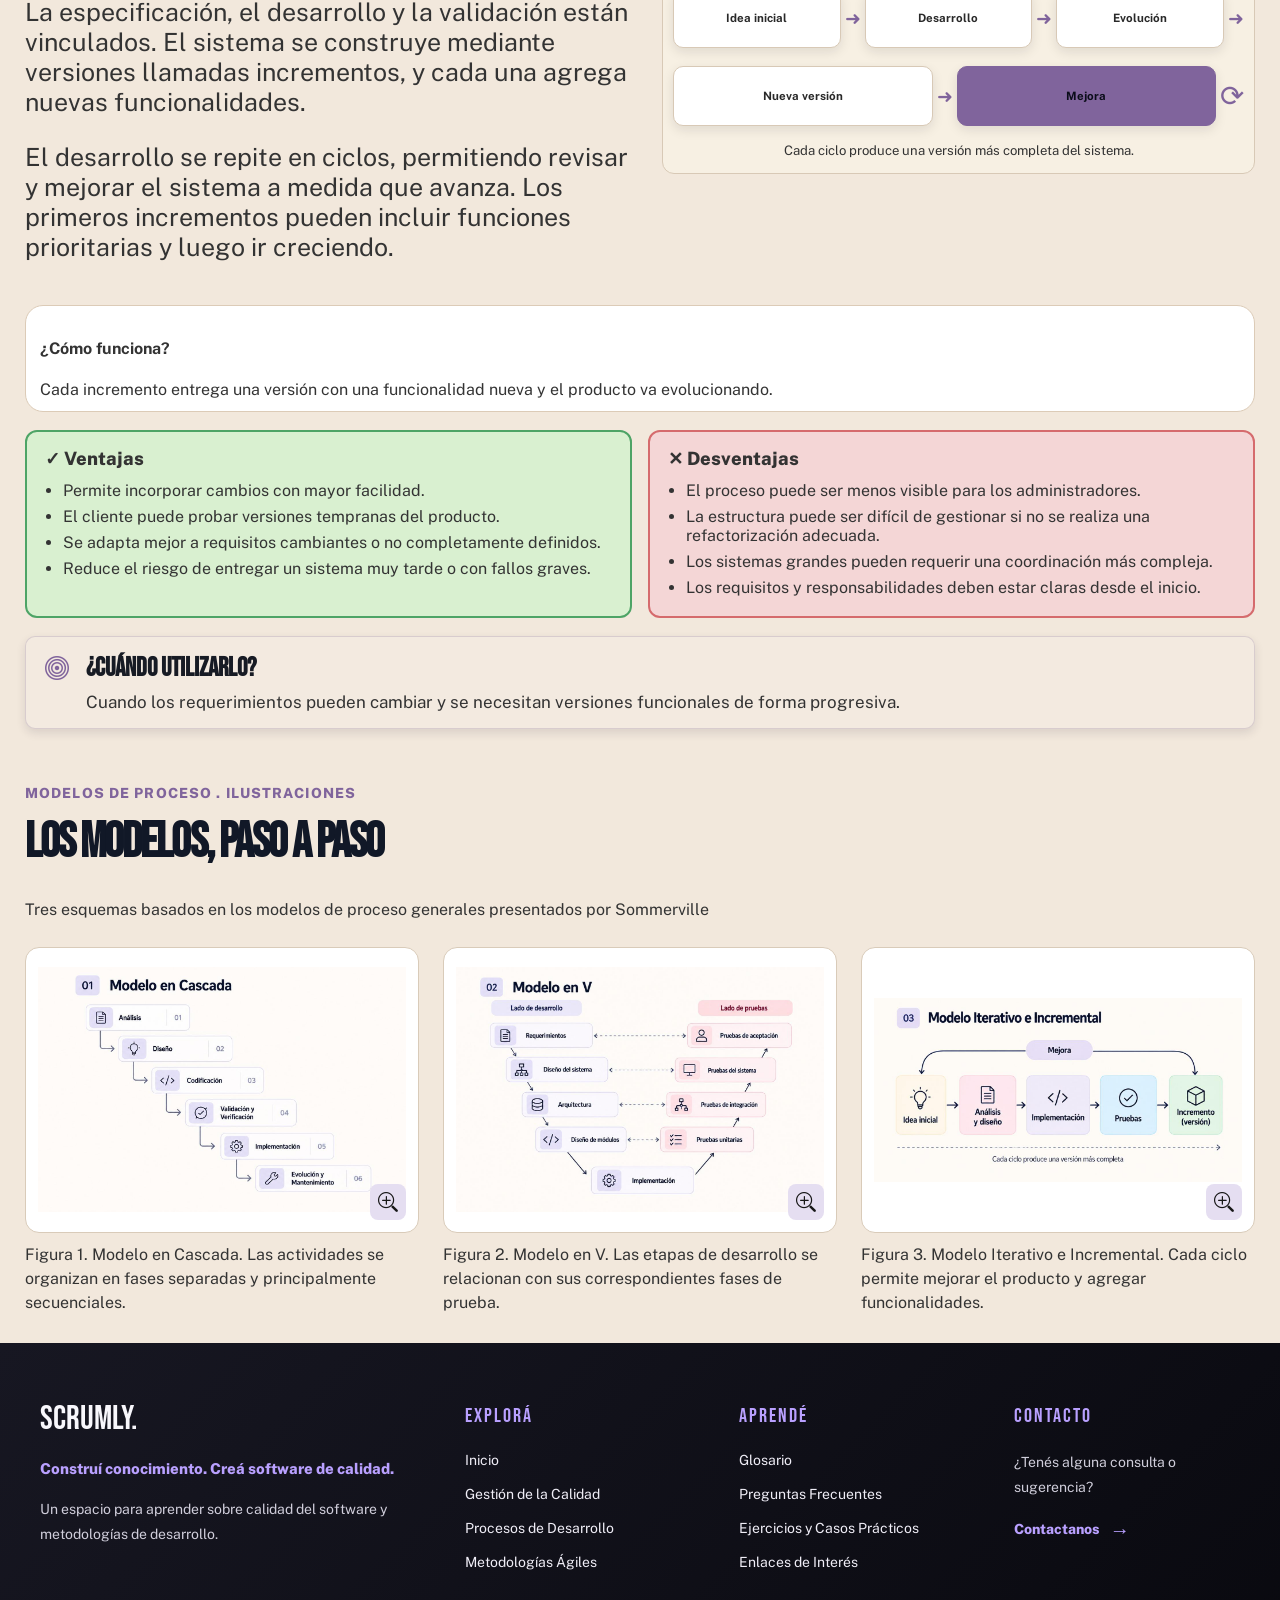
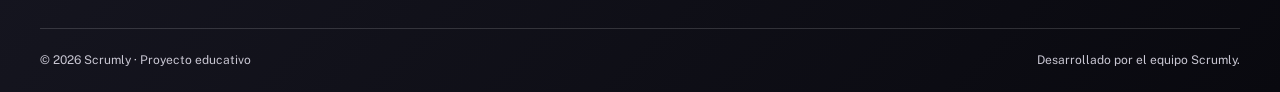
<file: Procesos-y-Desarrollo-de-Software.html>
<!DOCTYPE html>
<html lang="es">
  <head>
    <meta charset="UTF-8" />
    <meta name="viewport" content="width=device-width, initial-scale=1.0" />
    <title>SCRUMLY - Procesos de Desarrollo</title>
    <link rel="stylesheet" href="https://cdn.jsdelivr.net/npm/bootstrap-icons@1.11.3/font/bootstrap-icons.min.css" />
    <link rel="preconnect" href="https://fonts.googleapis.com" />
    <link rel="preconnect" href="https://fonts.gstatic.com" crossorigin />
    <link href="https://fonts.googleapis.com/css2?family=Bebas+Neue&family=Public+Sans:wght@400;500;600;700;800;900&display=swap" rel="stylesheet" />
    <link rel="stylesheet" href="CSS/Procesos-y-Desarrollo-de-Software.css" />
    <link rel="stylesheet" href="CSS/menu.css" />
    <link rel="stylesheet" href="CSS/footer.css">
  </head>
  <body>

    <!-- Barra de Navegación -->
    <div id="menu-container"></div>
      <!-- Seccion 1: Ciclo de vida de software -->
        <section id="inicio-procesos" class="Seccion-Principal">
          <p class="Antetitulo">Procesos y desarrollo de software</p>
            <div class="Contenedor-Titulos">
              <h1>Ciclo de vida <span>de software</span></h1>
            </div>
          <p class="Parrafo-Principal">
            El ciclo de vida del desarrollo de software representa las diferentes 
            etapas por las que pasa un sistema desde la definición de sus necesidades 
            hasta su mantenimiento. Estas actividades permiten organizar el proceso de 
            desarrollo y asegurar que el software cumpla con los objetivos establecidos.
          </p>
      </section>

      <section id="etapas-sdlc" class="Seccion-Etapas-SDLC" aria-labelledby="titulo-etapas-sdlc">
        <p class="Antetitulo-Etapas-SDLC">01 · RECORRIDO</p>
        <h2 id="titulo-etapas-sdlc">Etapas del SDLC</h2>

        <div class="Selector-Etapas-SDLC" role="tablist" aria-label="Etapas del ciclo de vida del software">
          <button class="Boton-Etapa-SDLC activo" id="boton-etapa-1" type="button" role="tab" aria-selected="true" aria-controls="panel-etapa-sdlc" data-etapa-sdlc="0">
            <span class="Icono-Boton-Etapa"><i class="bi bi-clipboard2-check" aria-hidden="true"></i></span>
            <span class="Numero-Boton-Etapa">01</span>
            <span class="Nombre-Boton-Etapa">Requisitos</span>
          </button>
          <button class="Boton-Etapa-SDLC" id="boton-etapa-2" type="button" role="tab" aria-selected="false" aria-controls="panel-etapa-sdlc" data-etapa-sdlc="1" tabindex="-1">
            <span class="Icono-Boton-Etapa"><i class="bi bi-vector-pen" aria-hidden="true"></i></span>
            <span class="Numero-Boton-Etapa">02</span>
            <span class="Nombre-Boton-Etapa">Diseño</span>
          </button>
          <button class="Boton-Etapa-SDLC" id="boton-etapa-3" type="button" role="tab" aria-selected="false" aria-controls="panel-etapa-sdlc" data-etapa-sdlc="2" tabindex="-1">
            <span class="Icono-Boton-Etapa"><i class="bi bi-code-slash" aria-hidden="true"></i></span>
            <span class="Numero-Boton-Etapa">03</span>
            <span class="Nombre-Boton-Etapa">Desarrollo</span>
          </button>
          <button class="Boton-Etapa-SDLC" id="boton-etapa-4" type="button" role="tab" aria-selected="false" aria-controls="panel-etapa-sdlc" data-etapa-sdlc="3" tabindex="-1">
            <span class="Icono-Boton-Etapa"><i class="bi bi-clipboard2-check" aria-hidden="true"></i></span>
            <span class="Numero-Boton-Etapa">04</span>
            <span class="Nombre-Boton-Etapa">Pruebas</span>
          </button>
          <button class="Boton-Etapa-SDLC" id="boton-etapa-5" type="button" role="tab" aria-selected="false" aria-controls="panel-etapa-sdlc" data-etapa-sdlc="4" tabindex="-1">
            <span class="Icono-Boton-Etapa"><i class="bi bi-rocket-takeoff" aria-hidden="true"></i></span>
            <span class="Numero-Boton-Etapa">05</span>
            <span class="Nombre-Boton-Etapa">Despliegue</span>
          </button>
          <button class="Boton-Etapa-SDLC" id="boton-etapa-6" type="button" role="tab" aria-selected="false" aria-controls="panel-etapa-sdlc" data-etapa-sdlc="5" tabindex="-1">
            <span class="Icono-Boton-Etapa"><i class="bi bi-wrench" aria-hidden="true"></i></span>
            <span class="Numero-Boton-Etapa">06</span>
            <span class="Nombre-Boton-Etapa">Mantenimiento</span>
          </button>
        </div>
        
        <div id="panel-etapa-sdlc" class="Panel-Etapa-SDLC" role="tabpanel" aria-labelledby="boton-etapa-1">
          <div class="Tarjeta-Etapa-Volteable">
            <div class="Interior-Etapa-SDLC">
              <div class="Cara-Etapa-SDLC Cara-Etapa-Frontal" aria-hidden="false">
                <span class="Icono-Panel-Etapa"><i class="bi bi-clipboard2-check" aria-hidden="true"></i></span>
                <div class="Contenido-Panel-Etapa">
                  <p class="Etiqueta-Panel-Etapa">ETAPA 01 DE 06</p>
                  <h3 class="Titulo-Panel-Etapa">Requisitos</h3>
                  <p class="Descripcion-Panel-Etapa">Se identifican y documentan las necesidades del usuario y las funcionalidades que debe tener el sistema.</p>
                  <p class="Objetivo-Panel-Etapa"><i class="bi bi-check-circle" aria-hidden="true"></i><span><strong>Objetivo:</strong> <span class="Texto-Objetivo-Etapa">Determinar qué debe hacer el software.</span></span></p>
                </div>
              </div>
              <div id="detalle-etapa-sdlc" class="Cara-Etapa-SDLC Cara-Etapa-Posterior" aria-hidden="true" inert>
                <p class="Detalle-Texto-Etapa">En esta etapa se conversa con usuarios, clientes y otras personas interesadas para entender qué problema debe resolver el sistema. Se documentan los requisitos funcionales, que describen tareas y respuestas esperadas, y los no funcionales, como seguridad, rendimiento y accesibilidad. También se aclaran prioridades, restricciones y criterios de aceptación. Validar esta información con las partes involucradas ayuda a evitar malentendidos y cambios costosos en las siguientes etapas.</p>
              </div>
            </div>
          </div>
        </div>
      </section>



      <!-- Seccion 2: Contexto e importancia del ciclo de vida -->
      <section id="contexto-ciclo-vida" class="Seccion-Contexto-Ciclo" aria-labelledby="titulo-contexto-ciclo">
        <div class="Contenido-Contexto-Ciclo">
          <p class="Antetitulo-Contexto-Ciclo">02 · CONTEXTO</p>
          <h2 id="titulo-contexto-ciclo">¿Por qué importa el ciclo de vida?</h2>
          <div class="Texto-Contexto-Ciclo">
            <p>
              El ciclo de vida permite <strong>organizar las actividades del desarrollo</strong>,
              definir qué se realiza en cada etapa y facilitar el seguimiento del proyecto.
            </p>
            <p>
              Según Sommerville, las actividades principales son
              <strong>especificación, desarrollo, validación y evolución</strong>. Estas pueden
              organizarse de distintas formas según el modelo de desarrollo. En
              <strong>Cascada</strong>, se realizan principalmente de forma secuencial, mientras
              que en el <strong>desarrollo incremental</strong> se encuentran más relacionadas
              y pueden repetirse en cada incremento.
            </p>
            <p>
              Esto permite adaptar el proceso a las necesidades de cada proyecto y mantener un
              desarrollo más organizado.
            </p>
          </div>
        </div>
        <div class="Diagrama-Ciclo-Vida">
          <img src="IMG/Imagen-Principal-Ciclo-Scrum.png" alt="Diagrama circular que representa las etapas del ciclo de vida del software">
        </div>
      </section>

      <!-- Seccion 2: Introducción a los modelos de desarrollo -->
      <section id="modelos-desarrollo" class="Seccion-Principal">

        <p class="Antetitulo">Procesos y desarrollo de software</p>

          <div class="Contenedor-Titulos">
            <h1>Modelos <span>Tradicionales</span></h1>
          </div>

        <p class="Parrafo-Principal">
          Los modelos de desarrollo organizan las actividades necesarias para construir un sistema:
          requerimientos, diseño, implementación, pruebas y mantenimiento.
          Según Sommerville, un modelo de proceso es una representación simplificada de un proceso de software y
          puede adaptarse a distintos proyectos.
        </p>

      </section>

      <div class="Selector-Modelos">

        <a href="#modelo-cascada" class="Boton-Modelo">01 Modelo en Cascada</a>
        <a href="#modelo-v" class="Boton-Modelo">02 Modelo en V</a>
        <a href="#modelo-iterativo" class="Boton-Modelo">03 Modelo Iterativo e Incremental</a>

      </div>

      <!-- Seccion 1: Modelo en Cascada -->
      <section id="modelo-cascada" class="Seccion-Modelo">

        <div class="Contenedor-Titulo-Modelo">
          <span class="Antetitulo-Modelo">01 · MODELO</span>
          <h2 class="Titulo-Modelo"><i class="bi bi-arrow-down Icono-Titulo-Modelo" aria-hidden="true"></i>Modelo en Cascada</h2>
        </div>

        <div class="Contenido-Modelo">
          <div class="Texto-Modelo">
                <h3>¿Qué es?</h3>
                <p>
                  El modelo en cascada organiza el desarrollo mediante
                  fases separadas y ordenadas. Las actividades de
                  especificación, desarrollo, validación y evolución se
                  representan como etapas diferenciadas.
                </br></br>
                  Es un proceso dirigido por un plan, en el que las
                  actividades se planifican antes de comenzar el trabajo.
              </p>
          </div>

          <div class="Diagrama-Modelo">
            <h3>Diagrama del modelo</h3>
            <div class="Diagrama-Cascada">
              <!-- Cada etapa es un bloque separado por una flecha de texto. -->
              <div class="Diagrama-Cascada-Canvas">
                <div class="Etapas-Cascada">
                  <div class="Tramo-Cascada Tramo-Cascada-1">
                    <div class="Etapa-Cascada">
                      <span class="Numero-Cascada">01</span>
                      <h4>Análisis</h4>
                    </div>
                    <div class="Flecha-Cascada" aria-hidden="true">
                      <i class="bi bi-arrow-return-right"></i>
                    </div>
                  </div>
                  <div class="Tramo-Cascada Tramo-Cascada-2">
                    <div class="Etapa-Cascada">
                      <span class="Numero-Cascada">02</span>
                      <h4>Diseño</h4>
                    </div>
                    <div class="Flecha-Cascada" aria-hidden="true">
                      <i class="bi bi-arrow-return-right"></i>
                    </div>
                  </div>
                  <div class="Tramo-Cascada Tramo-Cascada-3">
                    <div class="Etapa-Cascada">
                      <span class="Numero-Cascada">03</span>
                      <h4>Codificación</h4>
                    </div>
                    <div class="Flecha-Cascada" aria-hidden="true">
                      <i class="bi bi-arrow-return-right"></i>
                    </div>
                  </div>
                  <div class="Tramo-Cascada Tramo-Cascada-4">
                    <div class="Etapa-Cascada">
                      <span class="Numero-Cascada">04</span>
                      <h4>Validación y Verificación</h4>
                    </div>
                    <div class="Flecha-Cascada" aria-hidden="true">
                      <i class="bi bi-arrow-return-right"></i>
                    </div>
                  </div>
                  <div class="Tramo-Cascada Tramo-Cascada-5">
                    <div class="Etapa-Cascada">
                      <span class="Numero-Cascada">05</span>
                      <h4>Implementación</h4>
                    </div>
                    <div class="Flecha-Cascada" aria-hidden="true">
                      <i class="bi bi-arrow-return-right"></i>
                    </div>
                  </div>
                  <div class="Tramo-Cascada Tramo-Cascada-6">
                    <div class="Etapa-Cascada">
                      <span class="Numero-Cascada">06</span>
                      <h4>Evolución y Mantenimiento</h4>
                    </div>
                  </div>
                </div>
              </div>
            </div>
          </div>
          <div class="Cabecera-Etapas">
            <h3>Etapas</h3>
          </div>
          <div class="Etapas-Modelo">
            <div class="Pasos-Modelo">
              <div class="Paso-Modelo" tabindex="0">
                <span class="Numero-Paso">01</span>
                <div class="Paso-Contenido">
                  <h4>Análisis</h4>
                  <p>Se establecen los servicios, restricciones y objetivos mediante la consulta con los usuarios.</p>
                  <p class="Paso-Detalle">En esta etapa se recopilan y analizan las necesidades del usuario para definir claramente qué debe hacer el sistema.</p>
                </div>
              </div>
              <div class="Paso-Modelo" tabindex="0">
                <span class="Numero-Paso">02</span>
                <div class="Paso-Contenido">
                  <h4>Diseño</h4>
                  <p>Los requerimientos se utilizan para definir la arquitectura y las principales características.</p>
                  <p class="Paso-Detalle">Se define cómo estará organizado el sistema, incluyendo su estructura, componentes y la forma en que funcionarán entre sí.</p>
                </div>
              </div>
              <div class="Paso-Modelo" tabindex="0">
                <span class="Numero-Paso">03</span>
                <div class="Paso-Contenido">
                  <h4>Codificación</h4>
                  <p>El diseño se transforma en unidades de software y se verifica cada una de ellas.</p>
                  <p class="Paso-Detalle">Los programadores desarrollan el software siguiendo el diseño establecido y realizan pruebas sobre las unidades creadas.</p>
                </div>
              </div>
            </div>
            <div class="Pasos-Modelo">
              <div class="Paso-Modelo" tabindex="0">
                <span class="Numero-Paso">04</span>
                <div class="Paso-Contenido">
                  <h4>Validación y Verificación</h4>
                  <p>Las unidades se integran y se prueba el sistema completo.</p>
                  <p class="Paso-Detalle">Se comprueba que el sistema funcione correctamente y que cumpla con los requisitos establecidos al comienzo del proyecto.</p>
                </div>
              </div>
              <div class="Paso-Modelo" tabindex="0">
                <span class="Numero-Paso">05</span>
                <div class="Paso-Contenido">
                  <h4>Implementación</h4>
                  <p>El sistema entra en funcionamiento.</p>
                  <p class="Paso-Detalle">El software se instala y se pone a disposición de los usuarios para comenzar a utilizarlo en el entorno correspondiente.</p>
                </div>
              </div>
              <div class="Paso-Modelo" tabindex="0">
                <span class="Numero-Paso">06</span>
                <div class="Paso-Contenido">
                  <h4>Evolución y Mantenimiento</h4>
                  <p>Se corrigen errores, se mejora y se incorporan nuevos servicios.</p>
                  <p class="Paso-Detalle">Se realizan modificaciones para solucionar problemas, adaptar el sistema a nuevos cambios y agregar mejoras o funcionalidades.</p>
                </div>
              </div>
            </div>
          </div>
        </div>


        <div class="Comparativa-Modelo">
          <div class="Ventajas-Modelo">
            <h4>✓ Ventajas</h4>
            <ul>
              <li>Las etapas están claramente definidas.</li>
              <li>Facilita la planificación y el seguimiento del proyecto.</li>
              <li>Está bien documentado y facilita la supervisión.</li>
              <li>Puede ser adecuado cuando los requisitos son estables.</li>
            </ul>
          </div>

          <div class="Desventajas-Modelo">
            <h4>✕ Desventajas</h4>
            <ul>
              <li>Es difícil responder a cambios en los requisitos.</li>
              <li>Los problemas detectados tarde pueden requerir volver etapas anteriores.</li>
              <li>La separación rígida entre fases puede dificultar la adaptación.</li>
            </ul>
          </div>
        </div>

        <div class="Utilizarlo-Modelo">
          <i class="bi bi-bullseye Icono-Modelo" aria-hidden="true"></i>
          <div class="Contenido-Utilizarlo-Modelo">
            <h3>¿Cuándo utilizarlo?</h3>
            <p>Cuando los requerimientos están bien definidos y se espera que cambien poco.</p>
          </div>
        </div>
      </section>

      <!-- Seccion 2: Modelo en V -->
      <section id="modelo-v" class="Seccion-Modelo">
        <div class="Contenedor-Titulo-Modelo">
          <span class="Antetitulo-Modelo">02 · MODELO</span>
          <h2 class="Titulo-Modelo"><i class="bi bi-bezier2 Icono-Titulo-Modelo" aria-hidden="true"></i>Modelo en V</h2>
        </div>

        <div class="Contenido-Modelo">
          <div class="Texto-Modelo">
            <h3>¿Qué es?</h3>
            <p>
              El modelo en V es una variante del enfoque secuencial en la que las actividades de
              desarrollo se relacionan directamente con actividades de verificación y validación.
            </p>
            <p>
              En el lado izquierdo se ubica el análisis y el diseño, y en el lado derecho las distintas
              etapas de pruebas. Esto ayuda a comprobar que cada fase cumple con sus objetivos.
            </p>

          </div>

          <div class="Diagrama-Modelo">
            <h3>Diagrama del modelo</h3>
            <div class="Diagrama-V">
              <!-- La grilla coloca desarrollo a la izquierda, niveles al centro y pruebas a la derecha. -->
              <div class="Etapas-V-Diagrama">
                <div class="Columna-V-Diagrama">
                  <div class="Tarjeta-V-Diagrama" role="button" tabindex="0" aria-expanded="false">
                    <h4>Requerimientos</h4>
                    <p>Se identifican las necesidades del usuario y los requisitos del sistema.</p>
                  </div>
                  <div class="Tarjeta-V-Diagrama" role="button" tabindex="0" aria-expanded="false">
                    <h4>Diseño del sistema</h4>
                    <p>Se define la estructura general y el funcionamiento del sistema.</p>
                  </div>
                  <div class="Tarjeta-V-Diagrama" role="button" tabindex="0" aria-expanded="false">
                    <h4>Arquitectura</h4>
                    <p>Se organizan los componentes y sus relaciones.</p>
                  </div>
                  <div class="Tarjeta-V-Diagrama" role="button" tabindex="0" aria-expanded="false">
                    <h4>Diseño de módulos</h4>
                    <p>Se detalla cómo funcionará cada módulo antes de programarlo.</p>
                  </div>
                </div>

                <div class="Numeros-V-Diagrama" aria-hidden="true">
                  <span>1</span>
                  <span>2</span>
                  <span>3</span>
                  <span>4</span>
                </div>

                <div class="Columna-V-Diagrama">
                  <div class="Tarjeta-V-Diagrama Tarjeta-V-Prueba" role="button" tabindex="0" aria-expanded="false">
                    <h4>Pruebas de aceptación</h4>
                    <p>Comprueban que el sistema cumpla los requisitos del usuario.</p>
                  </div>
                  <div class="Tarjeta-V-Diagrama Tarjeta-V-Prueba" role="button" tabindex="0" aria-expanded="false">
                    <h4>Pruebas del sistema</h4>
                    <p>Verifican el funcionamiento completo del sistema.</p>
                  </div>
                  <div class="Tarjeta-V-Diagrama Tarjeta-V-Prueba" role="button" tabindex="0" aria-expanded="false">
                    <h4>Pruebas de integración</h4>
                    <p>Comprueban que los módulos funcionen correctamente juntos.</p>
                  </div>
                  <div class="Tarjeta-V-Diagrama Tarjeta-V-Prueba" role="button" tabindex="0" aria-expanded="false">
                    <h4>Pruebas unitarias</h4>
                    <p>Evalúan cada módulo por separado.</p>
                  </div>
                </div>
              </div>

              <!-- Implementacion y nota complementan las etapas enfrentadas del modelo en V. -->
              <div class="Tarjeta-V-Diagrama Implementacion-V-Diagrama" role="button" tabindex="0" aria-expanded="false">
                <h4>Implementación</h4>
                <p>Se programa el sistema siguiendo los diseños establecidos.</p>
              </div>

              <p class="Nota-V-Diagrama">Cada etapa de desarrollo se vincula con su prueba correspondiente.</p>
            </div>
          </div>
        </div>

        <div class="Listas-Modelo">
          <div class="Lista-Modelo">
            <h4>Lado de desarrollo</h4>
            <ul>
              <li class="Etapa-V" tabindex="0">
                <strong>Análisis de requerimientos</strong>
                <p>Se identifican las necesidades del usuario y se establecen las funciones que deberá cumplir el sistema.</p>
              </li>
              <li class="Etapa-V" tabindex="0">
                <strong>Diseño del sistema</strong>
                <p>Se define cómo estará organizado el sistema y cómo se relacionarán sus diferentes partes.</p>
              </li>
              <li class="Etapa-V" tabindex="0">
                <strong>Diseño de arquitectura</strong>
                <p>Se establece la estructura general del software y los principales componentes que lo forman.</p>
              </li>
              <li class="Etapa-V" tabindex="0">
                <strong>Diseño de módulos</strong>
                <p>Se divide el sistema en módulos más pequeños, definiendo la función que tendrá cada uno.</p>
              </li>
              <li class="Etapa-V" tabindex="0">
                <strong>Implementación</strong>
                <p>Se desarrolla el código del sistema siguiendo el diseño y la arquitectura establecidos.</p>
              </li>
            </ul>
          </div>

          <div class="Lista-Modelo">
            <h4>Lado de pruebas</h4>
            <ul>
              <li class="Etapa-V" tabindex="0">
                <strong>Pruebas unitarias</strong>
                <p>Se comprueba que cada componente o unidad del software funcione correctamente de manera individual.</p>
              </li>
              <li class="Etapa-V" tabindex="0">
                <strong>Pruebas de integración</strong>
                <p>Se verifica que los diferentes módulos funcionen correctamente cuando se conectan entre sí.</p>
              </li>
              <li class="Etapa-V" tabindex="0">
                <strong>Pruebas del sistema</strong>
                <p>Se prueba el sistema completo para comprobar que cumple con los requisitos establecidos.</p>
              </li>
              <li class="Etapa-V" tabindex="0">
                <strong>Pruebas de aceptación</strong>
                <p>Se verifica que el sistema responda a las necesidades del usuario y esté listo para su entrega.</p>
              </li>
            </ul>
          </div>
        </div>

        <div class="Comparativa-Modelo">
          <div class="Ventajas-Modelo">
            <h4>✓ Ventajas</h4>
            <ul>
              <li>Relaciona las etapas de desarrollo con las pruebas correspondientes.</li>
              <li>Permite planificar las pruebas desde etapas tempranas.</li>
              <li>Facilita la organización estructurada del proyecto.</li>
              <li>Hace explícita la relación entre verificación y validación.</li>
            </ul>
          </div>

          <div class="Desventajas-Modelo">
            <h4>✕ Desventajas</h4>
            <ul>
              <li>Es poco flexible ante cambios importantes de requisitos.</li>
              <li>Un producto funcional suele aparecer recién hacia las últimas etapas.</li>
              <li>Durante las pruebas, los cambios importantes de diseño son difíciles.</li>
            </ul>
          </div>
        </div>

        <div class="Utilizarlo-Modelo">
          <i class="bi bi-bullseye Icono-Modelo" aria-hidden="true"></i>
          <div class="Contenido-Utilizarlo-Modelo">
            <h3>¿Cuándo utilizarlo?</h3>
            <p>En proyectos con requerimientos claros que necesitan un proceso estructurado de verificación y validación.</p>
          </div>
        </div>
      </section>

      <!-- Seccion 3: Modelo Iterativo e Incremental -->
      <section id="modelo-iterativo" class="Seccion-Modelo">
        <div class="Contenedor-Titulo-Modelo">
          <span class="Antetitulo-Modelo">03 · MODELO</span>
          <h2 class="Titulo-Modelo"><i class="bi bi-arrow-repeat Icono-Titulo-Modelo" aria-hidden="true"></i>Modelo Iterativo e Incremental</h2>
        </div>

        <div class="Contenido-Modelo">
          <div class="Texto-Modelo">
            <h3>¿Qué es?</h3>
            <p>
              La especificación, el desarrollo y la validación están vinculados. El sistema se construye
              mediante versiones llamadas incrementos, y cada una agrega nuevas funcionalidades.
            </p>
            <p>
              El desarrollo se repite en ciclos, permitiendo revisar y mejorar el sistema a medida que
              avanza. Los primeros incrementos pueden incluir funciones prioritarias y luego ir creciendo.
            </p>

          </div>

          <div class="Diagrama-Modelo">
            <h3>Diagrama del modelo</h3>
            <div class="Diagrama-Iterativo">
                <!-- Primera fila: idea, desarrollo y evolucion. Segunda fila: version y mejora. -->
                <div class="Fila-Iterativa">
                  <div class="Tarjeta-Iterativa" role="button" tabindex="0" aria-expanded="false">
                    <h4>Idea inicial</h4>
                    <p>Se plantea una primera idea de lo que hará el sistema.</p>
                  </div>
                  <span class="Flecha-Iterativa" aria-hidden="true">➜</span>
                  <div class="Tarjeta-Iterativa" role="button" tabindex="0" aria-expanded="false">
                    <h4>Desarrollo</h4>
                    <p>Se construye una versión funcional del sistema.</p>
                  </div>
                  <span class="Flecha-Iterativa" aria-hidden="true">➜</span>
                  <div class="Tarjeta-Iterativa" role="button" tabindex="0" aria-expanded="false">
                    <h4>Evolución</h4>
                    <p>Se incorporan cambios y nuevas funcionalidades.</p>
                  </div>
                  <span class="Flecha-Iterativa" aria-hidden="true">➜</span>
                </div>

                <div class="Fila-Iterativa">
                  <div class="Tarjeta-Iterativa" role="button" tabindex="0" aria-expanded="false">
                    <h4>Nueva versión</h4>
                    <p>Se obtiene una versión más completa a partir de los cambios.</p>
                  </div>
                  <span class="Flecha-Iterativa" aria-hidden="true">➜</span>
                  <div class="Tarjeta-Iterativa Tarjeta-Mejora-Iterativa" role="button" tabindex="0" aria-expanded="false">
                    <h4>Mejora</h4>
                    <p>Se revisa el resultado para detectar nuevas mejoras.</p>
                  </div>
                  <span class="Ciclo-Iterativo" aria-hidden="true">⟳</span>
                </div>

                <!-- Resume el resultado de repetir el ciclo de trabajo. -->
                <p class="Nota-Iterativa">Cada ciclo produce una versión más completa del sistema.</p>
              </div>
          </div>
        </div>

        <div class="Funcion-Modelo">
          <h4>¿Cómo funciona?</h4>
          <p>Cada incremento entrega una versión con una funcionalidad nueva y el producto va evolucionando.</p>
        </div>

        <div class="Comparativa-Modelo">
          <div class="Ventajas-Modelo">
            <h4>✓ Ventajas</h4>
            <ul>
              <li>Permite incorporar cambios con mayor facilidad.</li>
              <li>El cliente puede probar versiones tempranas del producto.</li>
              <li>Se adapta mejor a requisitos cambiantes o no completamente definidos.</li>
              <li>Reduce el riesgo de entregar un sistema muy tarde o con fallos graves.</li>
            </ul>
          </div>

          <div class="Desventajas-Modelo">
            <h4>✕ Desventajas</h4>
            <ul>
              <li>El proceso puede ser menos visible para los administradores.</li>
              <li>La estructura puede ser difícil de gestionar si no se realiza una refactorización adecuada.</li>
              <li>Los sistemas grandes pueden requerir una coordinación más compleja.</li>
              <li>Los requisitos y responsabilidades deben estar claras desde el inicio.</li>
            </ul>
          </div>
        </div>

        <div class="Utilizarlo-Modelo">
          <i class="bi bi-bullseye Icono-Modelo" aria-hidden="true"></i>
          <div class="Contenido-Utilizarlo-Modelo">
            <h3>¿Cuándo utilizarlo?</h3>
            <p>Cuando los requerimientos pueden cambiar y se necesitan versiones funcionales de forma progresiva.</p>
          </div>
        </div>
      </section>

    </div>

      <section id="comparacion-modelos" class="Seccion-Comparacion">
        <div class="Cabecera-Comparacion">
          <span class="Etiqueta-Comparacion">MODELOS DE PROCESO . ILUSTRACIONES</span>
          <h2>Los modelos, paso a paso</h2>
          <P>Tres esquemas basados en los modelos de proceso generales presentados por Sommerville</P>
        </div>
        <!-- Visor para ampliar los diagramas -->
        <dialog class="Visor-Diagrama" aria-labelledby="titulo-visor-diagrama">
            <div class="Cabecera-Visor">
                <h2 id="titulo-visor-diagrama">Diagrama ampliado</h2>

                <button class="Cerrar-Visor" type="button"
                        aria-label="Cerrar diagrama ampliado">
                    <i class="bi bi-x-lg" aria-hidden="true"></i>
                </button>
            </div>

            <div class="Contenido-Visor"></div>
        </dialog>
        <div class="Contenedor-Diagramas">
            <!-- DIAGRAMA 1 -->
            <div class="Figura-Agil">
                <button
                    class="Boton-Diagrama"
                    type="button"
                    data-titulo-diagrama="Modelo en Cascada"
                    aria-label="Ampliar modelo en Cascada">

                    <img class="IMG-Modelos" src="IMG/Modelo-Cascada-Diagrama.jpeg"
                        alt="Diagrama del modelo en Cascada">

                    <span class="Icono-Ampliar bi bi-zoom-in"
                          aria-hidden="true"></span>
                </button>

                <div>
                    Figura 1. Modelo en Cascada. Las actividades se organizan
                    en fases separadas y principalmente secuenciales.
                </div>
            </div>

            <!-- DIAGRAMA 2 -->
            <div class="Figura-Agil">
                <button
                    class="Boton-Diagrama"
                    type="button"
                    data-titulo-diagrama="Modelo en V"
                    aria-label="Ampliar modelo en V">

                    <img class="IMG-Modelos" src="IMG/Modelo-V-Diagrama.jpeg"
                        alt="Diagrama del modelo en V">

                    <span class="Icono-Ampliar bi bi-zoom-in"
                          aria-hidden="true"></span>
                </button>

                <div>
                    Figura 2. Modelo en V. Las etapas de desarrollo se relacionan
                    con sus correspondientes fases de prueba.
                </div>
            </div>

            <!-- DIAGRAMA 3 -->
            <div class="Figura-Agil">
                <button
                    class="Boton-Diagrama"
                    type="button"
                    data-titulo-diagrama="Modelo Iterativo e Incremental"
                    aria-label="Ampliar modelo Iterativo e Incremental">

                    <img class="IMG-Modelos iterativo" src="IMG/Modelo-Iterativo-Diagrama.jpeg"
                        alt="Diagrama del modelo Iterativo e Incremental">
                    <span class="Icono-Ampliar bi bi-zoom-in"
                          aria-hidden="true"></span>
                </button>

                <div>
                    Figura 3. Modelo Iterativo e Incremental. Cada ciclo permite
                    mejorar el producto y agregar funcionalidades.
                </div>
            </div>

        </div>
      </section>

    <!-- Sección pie -->
		<div id="footer-container"></div>

		<script src="JS/menu.js"></script>
		<script src="JS/footer.js"></script>

    <script src="JS/script.js"></script>
  </body>
</html>
</file>
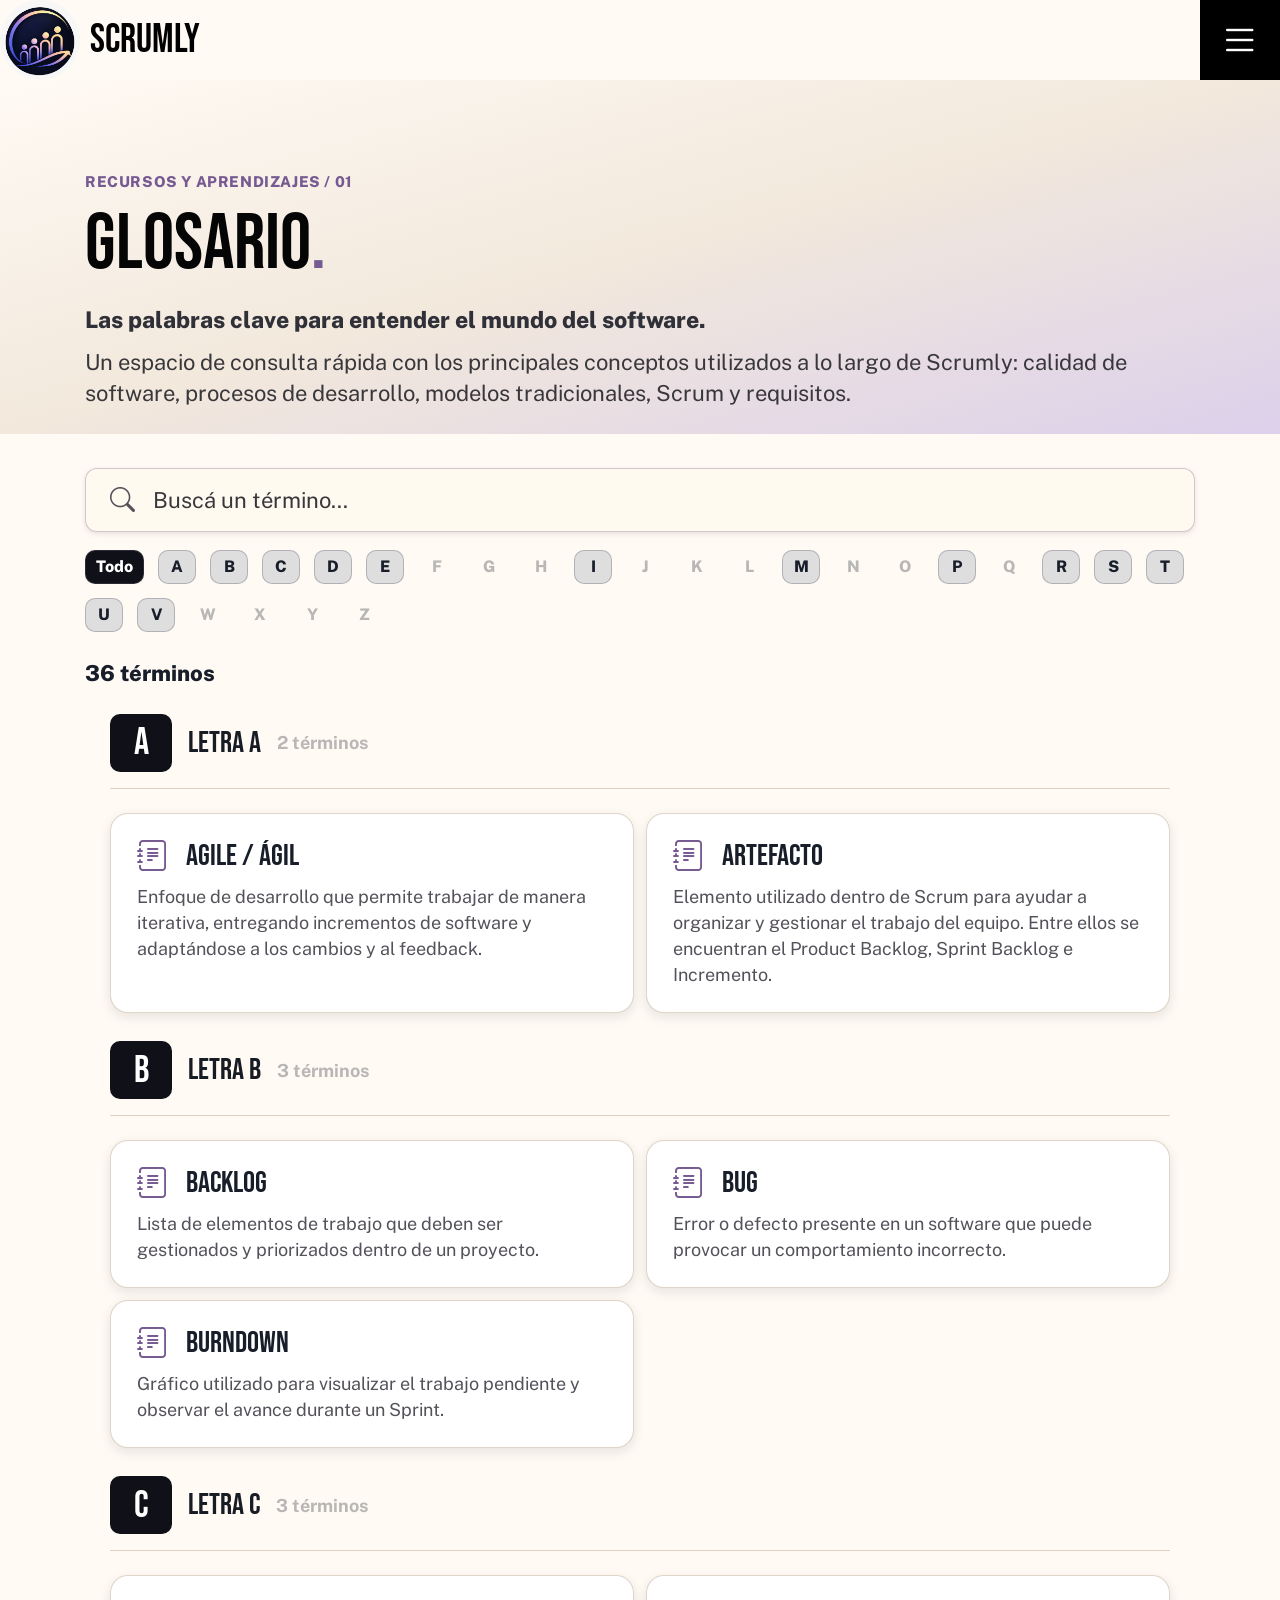
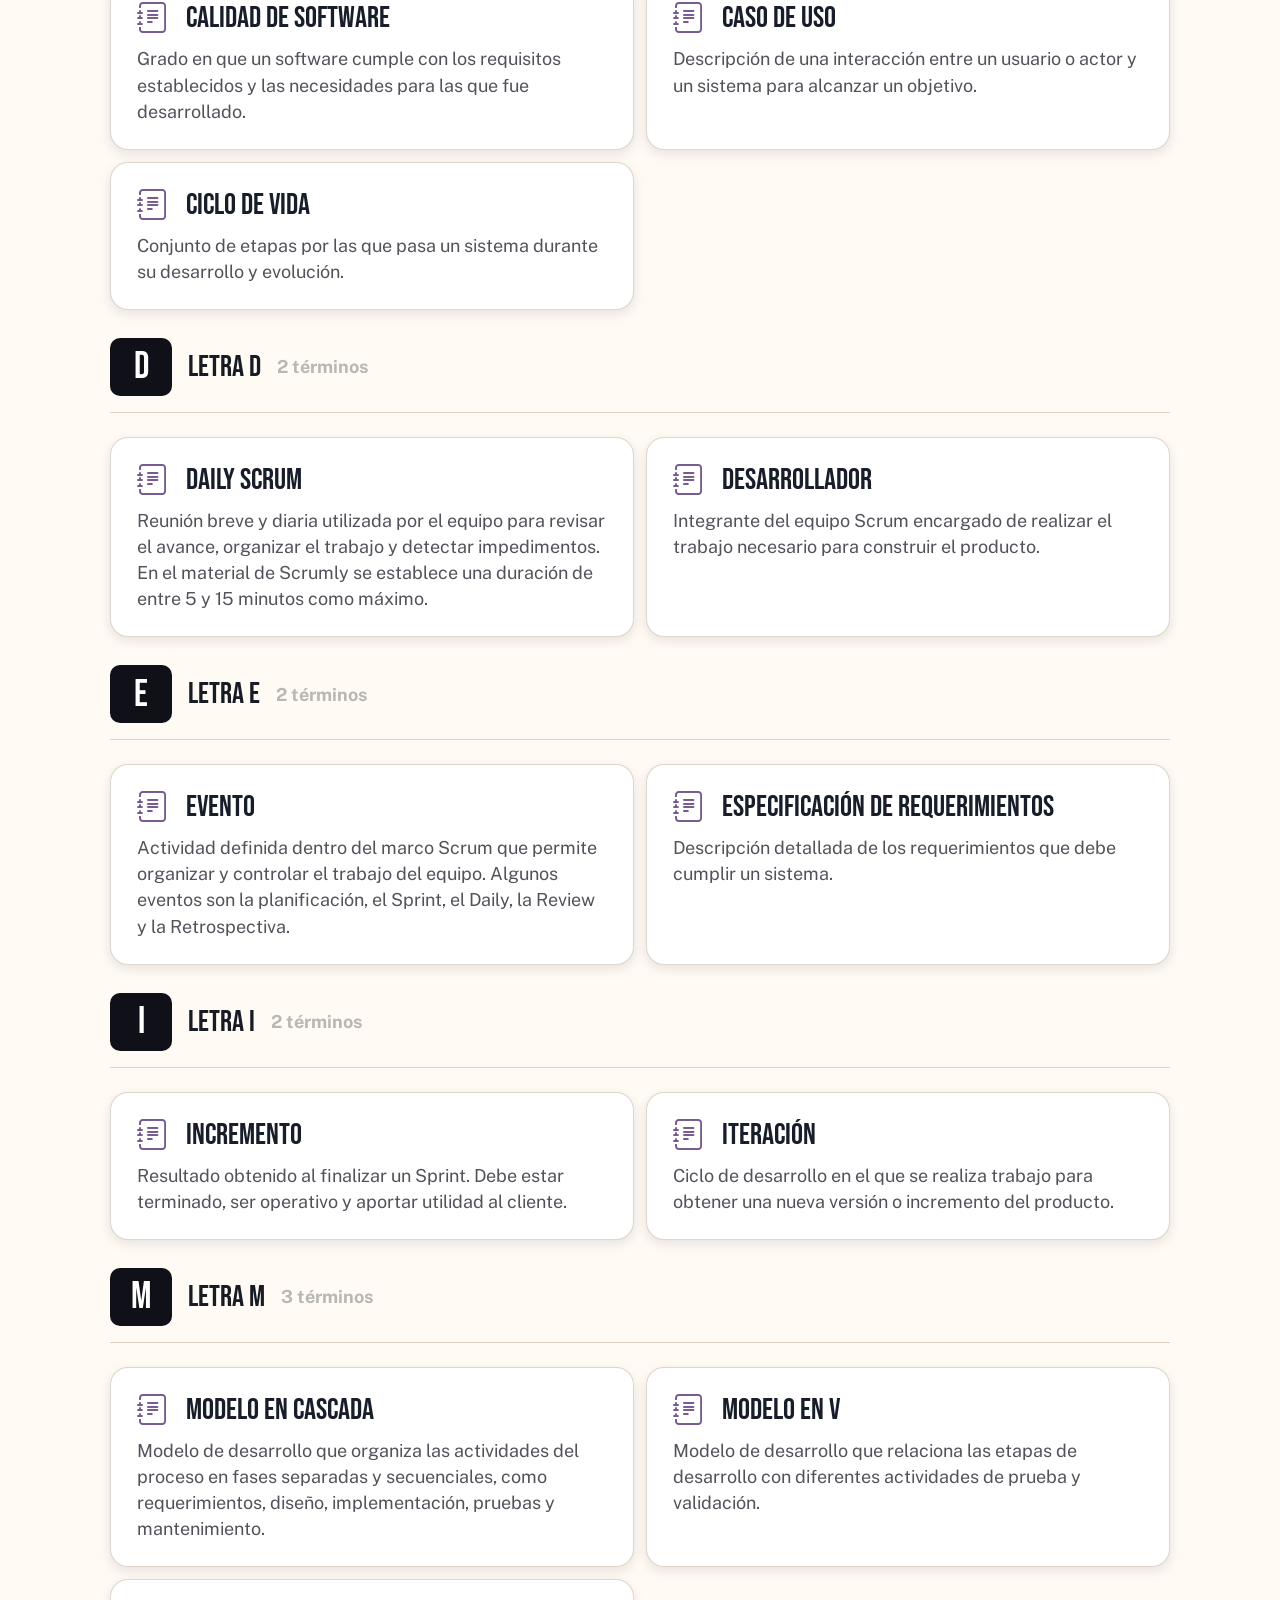
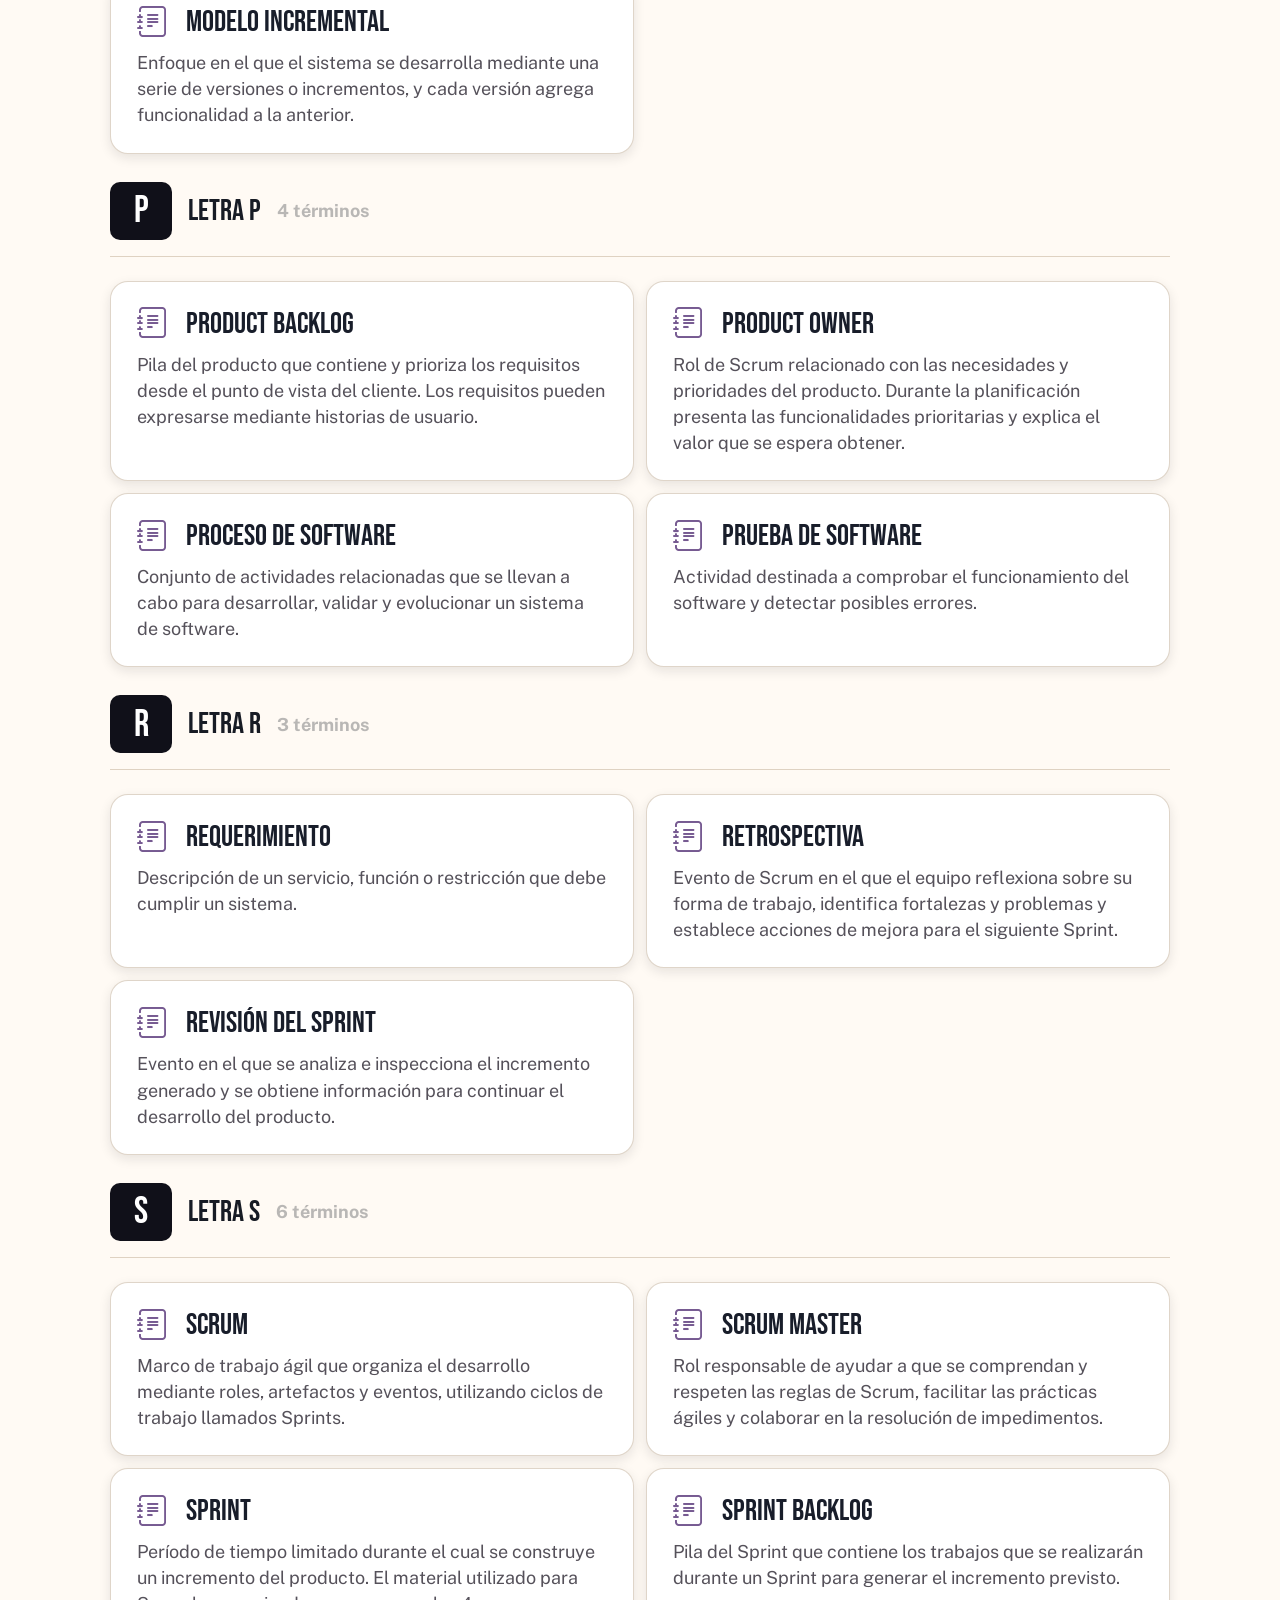
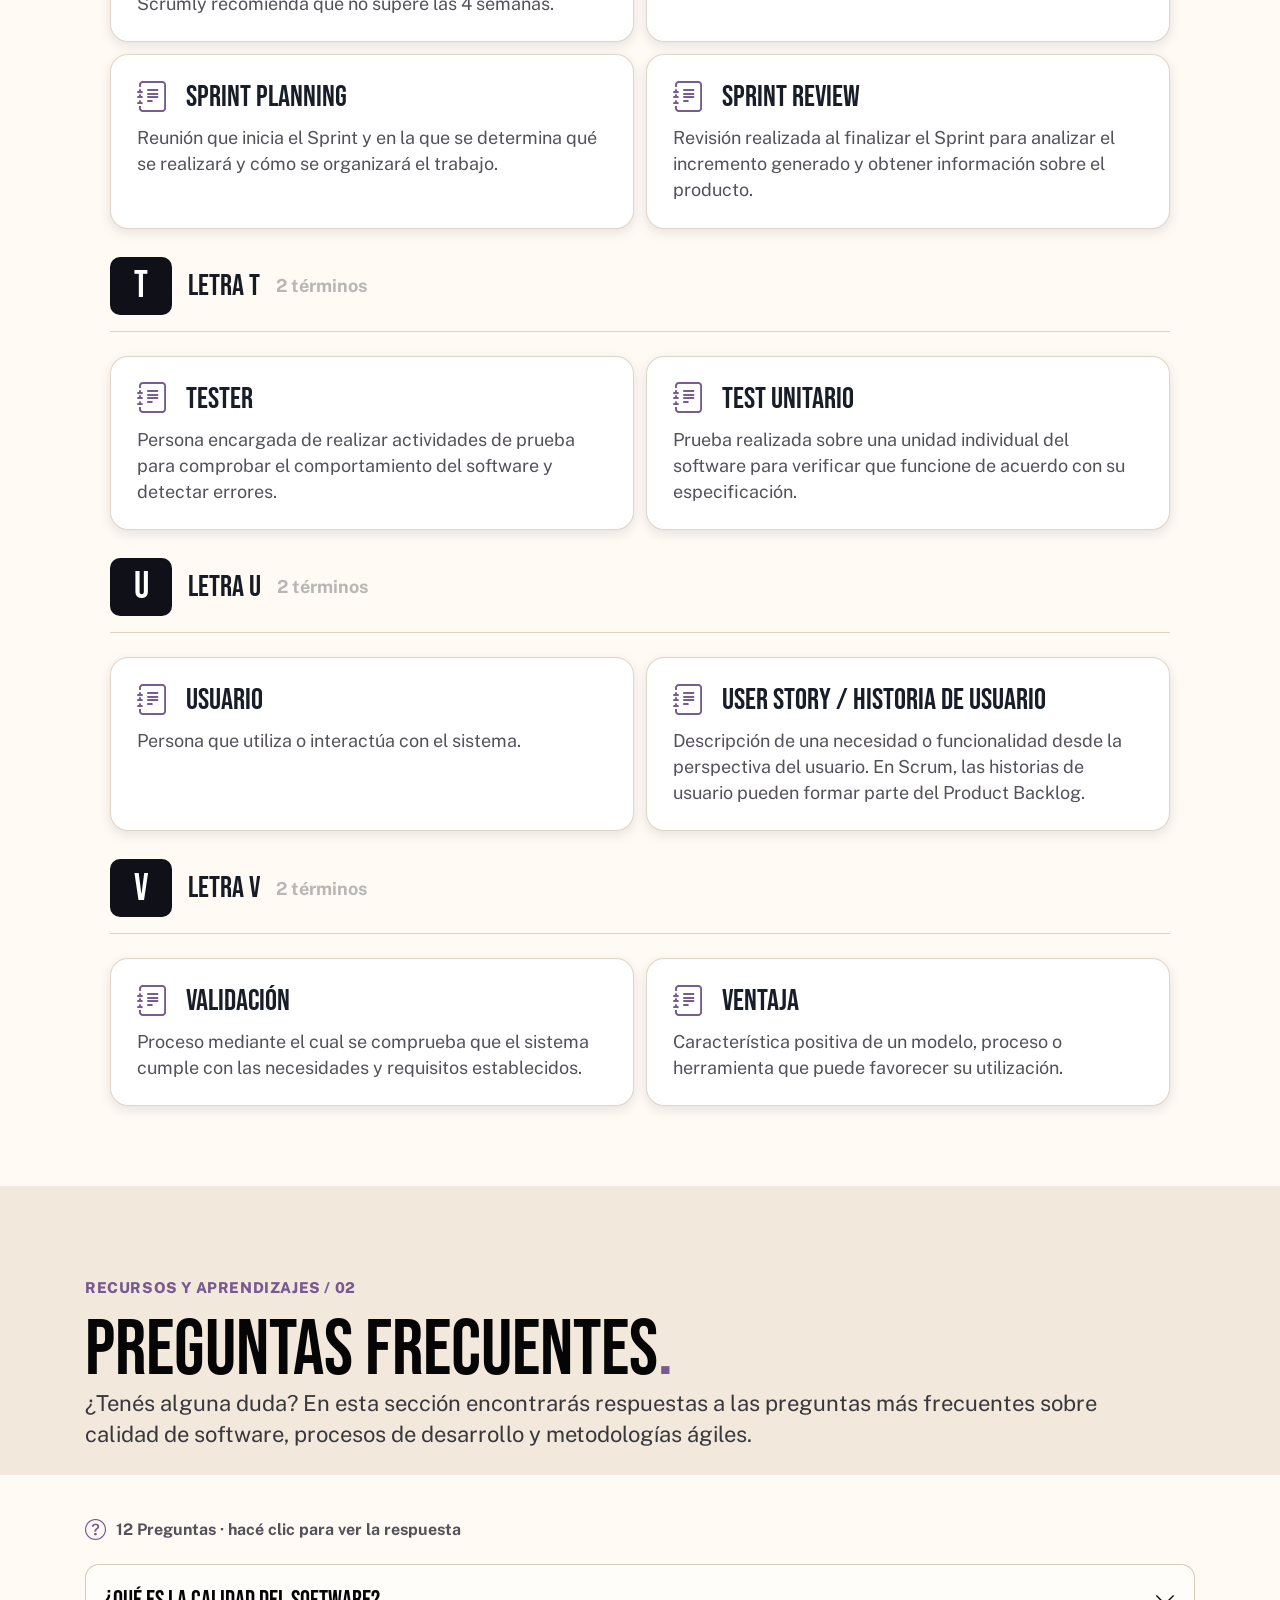
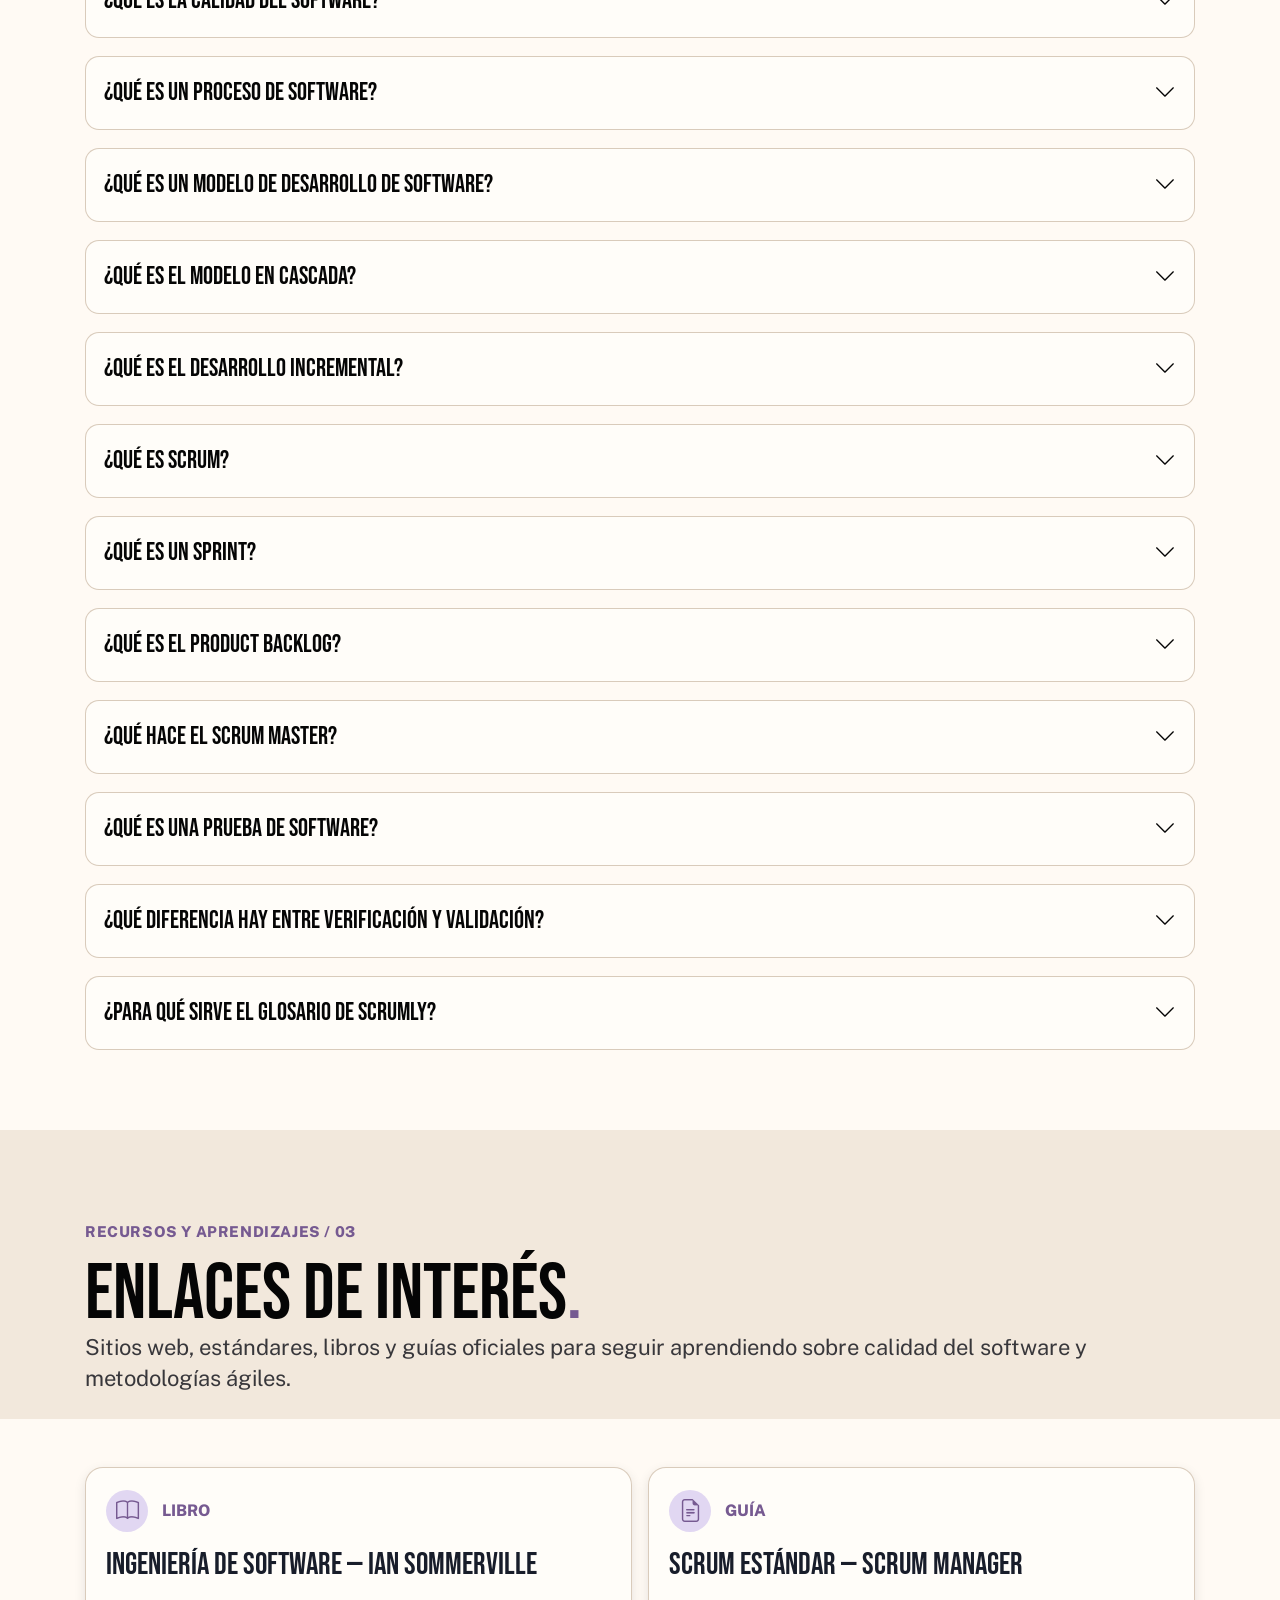
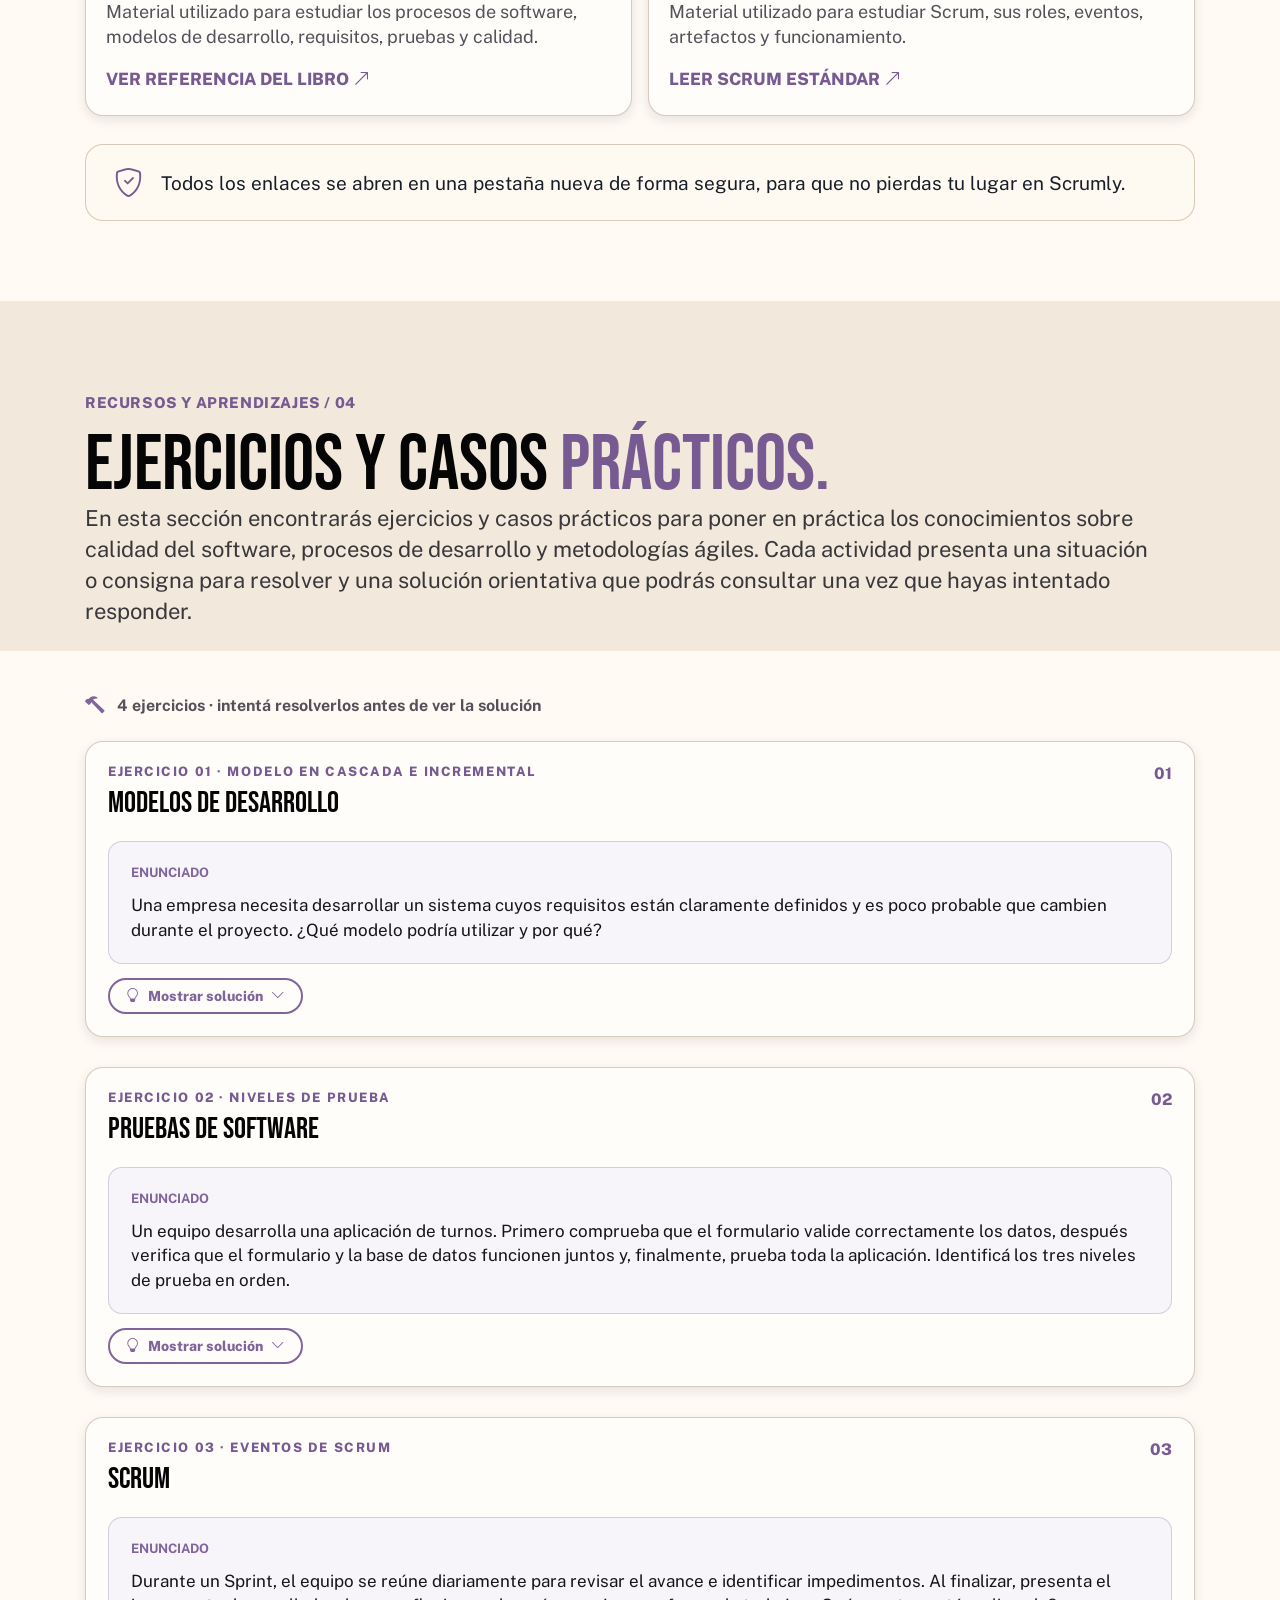
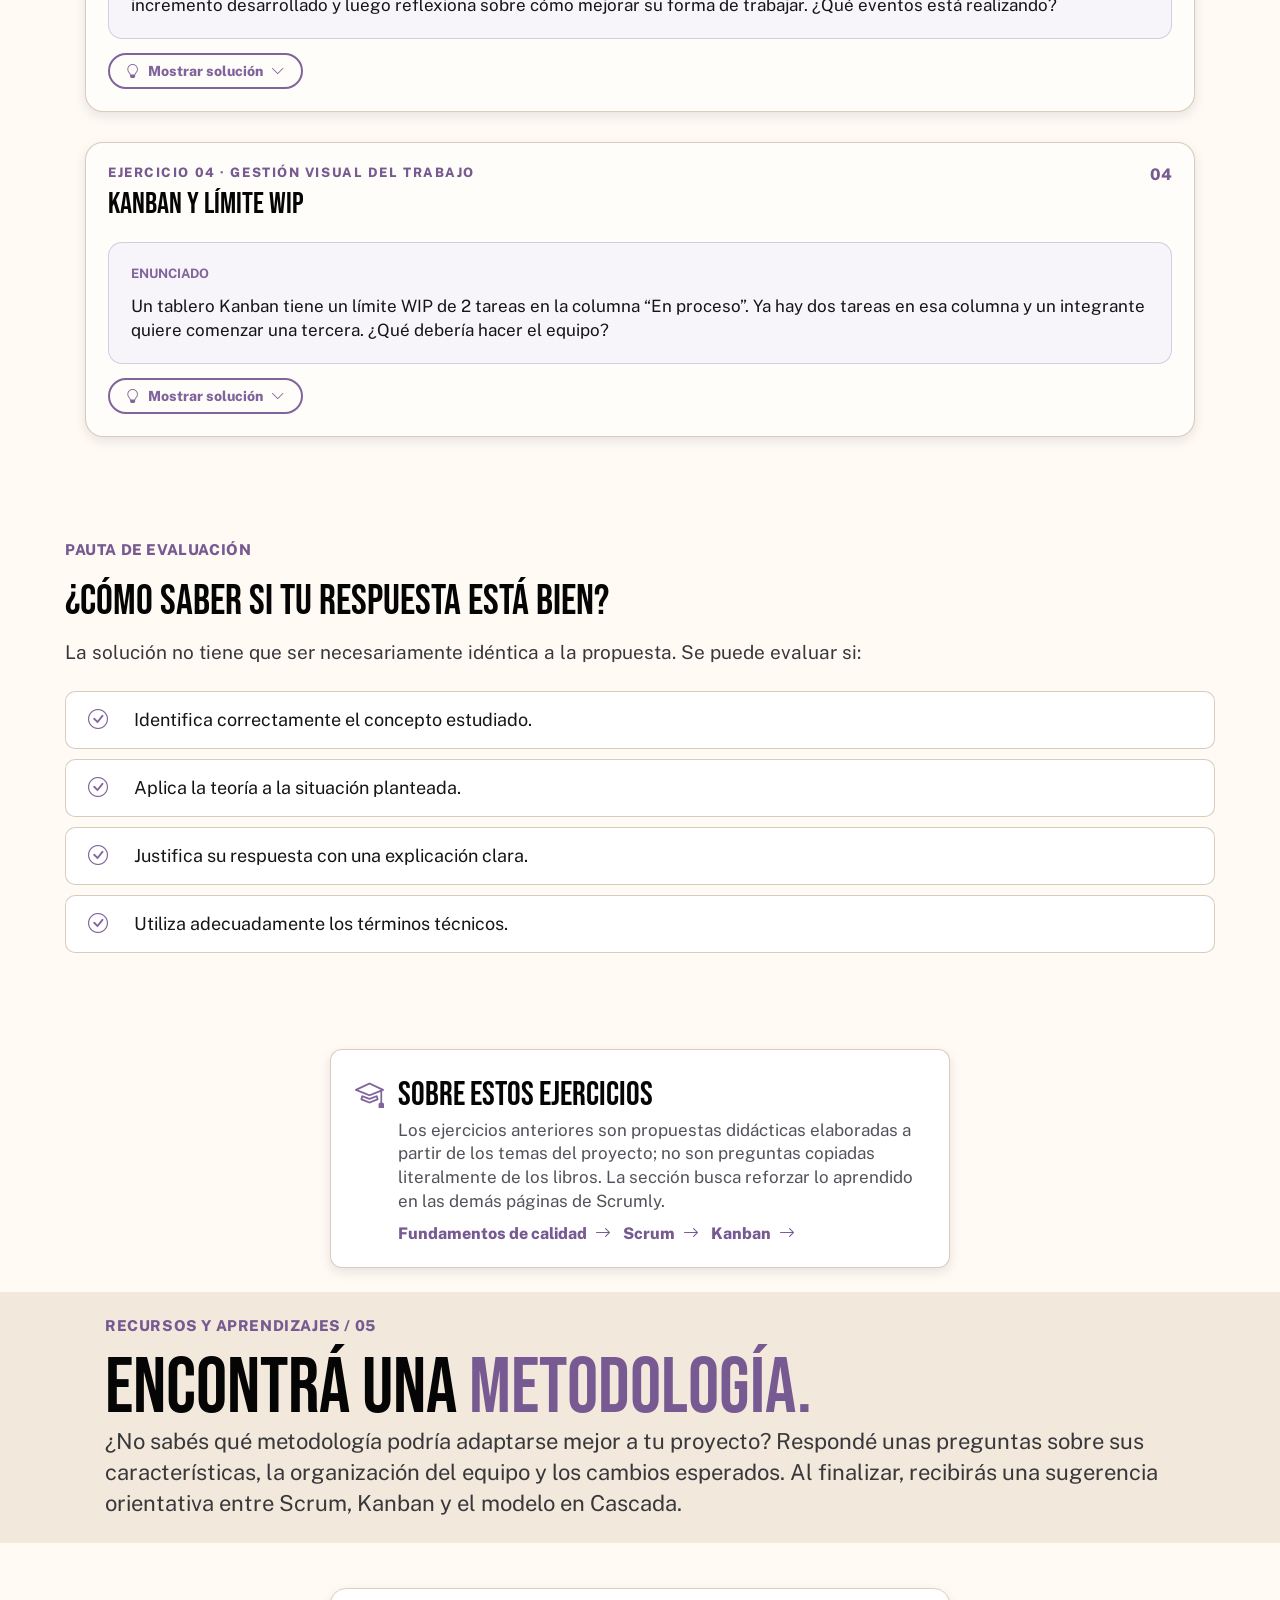
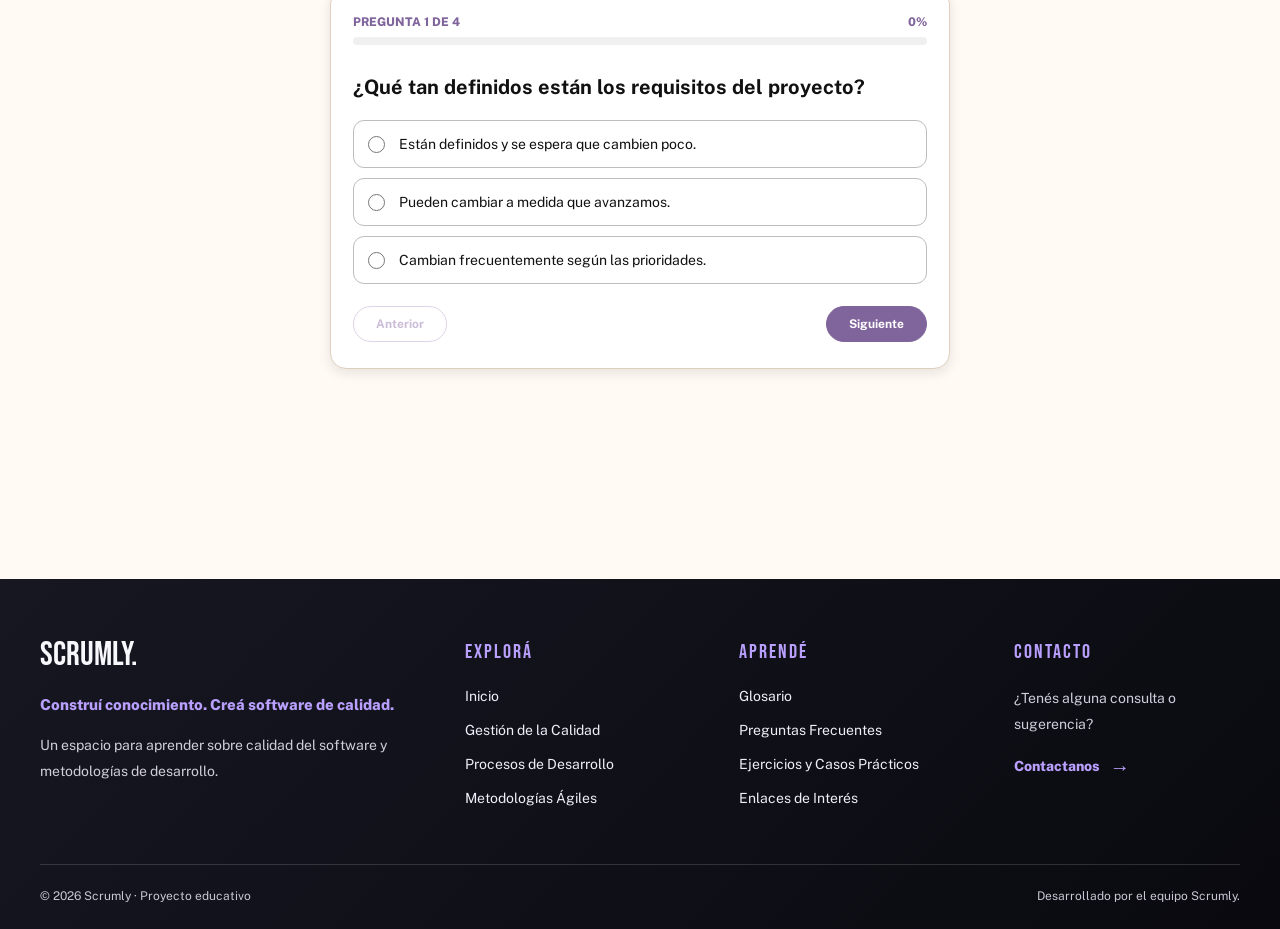
<file: Recursos-y-Aprendizajes.html>
<!DOCTYPE html>
<html lang="es">
	<head>
		<meta charset="UTF-8" />
		<meta name="viewport" content="width=device-width, initial-scale=1.0" />
		<title>SCRUMLY - Recursos y Aprendizajes</title>
		<link rel="stylesheet" href="https://cdn.jsdelivr.net/npm/bootstrap-icons@1.11.3/font/bootstrap-icons.min.css" />
		<link rel="preconnect" href="https://fonts.googleapis.com" />
		<link rel="preconnect" href="https://fonts.gstatic.com" crossorigin />
		<link href="https://fonts.googleapis.com/css2?family=Bebas+Neue&family=Public+Sans:wght@400;500;600;700;800;900&display=swap" rel="stylesheet" />
		<link rel="stylesheet" href="CSS/Recursos-y-Aprendizajes.css" />
		<link rel="stylesheet" href="CSS/menu.css" />
		<link rel="stylesheet" href="CSS/footer.css">
	</head>
	<body>

        <!-- Barra de Navegación -->
        <div id="menu-container"></div>

		<!-- Sección principal del glosario -->
		<div class="Pagina-Glosario">
			<section class="Seccion-Principal">
				<p class="Antetitulo-Principal">RECURSOS Y APRENDIZAJES / 01</p>
				<h1>GLOSARIO<span>.</span></h1>
				<h2>Las palabras clave para entender el mundo del software.</h2>
				<p class="Descripcion-Principal">
					Un espacio de consulta rápida con los principales conceptos utilizados a lo largo de Scrumly:
					calidad de software, procesos de desarrollo, modelos tradicionales, Scrum y requisitos.
				</p>
			</section>

			<!-- Sección de búsqueda del glosario -->
			<section id="glosario" class="Seccion-Busqueda" aria-labelledby="titulo-busqueda">
				<h2 id="titulo-busqueda" class="Texto-Oculto">Buscar términos del glosario</h2>

				<!-- Campo de búsqueda con lupa -->
				<label class="Campo-Busqueda" for="Buscador-Glosario">
					<i class="bi bi-search"></i>
					<input id="Buscador-Glosario" type="search" placeholder="Buscá un término..." autocomplete="off" />
				</label>

				<!-- Filtros por letra inicial -->
				<div class="Filtros-Letras" id="Filtros-Letras" aria-label="Filtrar términos por letra">
					<button class="Boton-Letra activo" type="button" data-letra="">Todo</button>
					<button class="Boton-Letra" type="button" data-letra="A">A</button>
					<button class="Boton-Letra" type="button" data-letra="B">B</button>
					<button class="Boton-Letra" type="button" data-letra="C">C</button>
					<button class="Boton-Letra" type="button" data-letra="D">D</button>
					<button class="Boton-Letra" type="button" data-letra="E">E</button>
					<button class="Boton-Letra" type="button" data-letra="F">F</button>
					<button class="Boton-Letra" type="button" data-letra="G">G</button>
					<button class="Boton-Letra" type="button" data-letra="H">H</button>
					<button class="Boton-Letra" type="button" data-letra="I">I</button>
					<button class="Boton-Letra" type="button" data-letra="J">J</button>
					<button class="Boton-Letra" type="button" data-letra="K">K</button>
					<button class="Boton-Letra" type="button" data-letra="L">L</button>
					<button class="Boton-Letra" type="button" data-letra="M">M</button>
					<button class="Boton-Letra" type="button" data-letra="N">N</button>
					<button class="Boton-Letra" type="button" data-letra="O">O</button>
					<button class="Boton-Letra" type="button" data-letra="P">P</button>
					<button class="Boton-Letra" type="button" data-letra="Q">Q</button>
					<button class="Boton-Letra" type="button" data-letra="R">R</button>
					<button class="Boton-Letra" type="button" data-letra="S">S</button>
					<button class="Boton-Letra" type="button" data-letra="T">T</button>
					<button class="Boton-Letra" type="button" data-letra="U">U</button>
					<button class="Boton-Letra" type="button" data-letra="V">V</button>
					<button class="Boton-Letra" type="button" data-letra="W">W</button>
					<button class="Boton-Letra" type="button" data-letra="X">X</button>
					<button class="Boton-Letra" type="button" data-letra="Y">Y</button>
					<button class="Boton-Letra" type="button" data-letra="Z">Z</button>
				</div>

				<!-- Resultados actualizados por JavaScript -->
				<div class="Resultados-Glosario" id="Resultados-Glosario" aria-live="polite"></div>
			</section>
		</div>

		<!-- Sección principal de preguntas frecuentes -->
		<div class="Pagina-PF">
			<section id="inicio-preguntas" class="Seccion-Principal">
				<p class="Antetitulo-Principal">RECURSOS Y APRENDIZAJES / 02</p>
				<h1>PREGUNTAS FRECUENTES<span>.</span></h1>
				<p class="Descripcion-Principal">
					¿Tenés alguna duda? En esta sección encontrarás respuestas a las preguntas más frecuentes sobre calidad
					de software, procesos de desarrollo y metodologías ágiles.
				</p>
			</section>

			<!-- Sección de preguntas desplegables -->
			<section id="preguntas-frecuentes" class="Seccion-Preguntas" aria-labelledby="titulo-preguntas">
				<div class="Encabezado-Preguntas">
					<i class="bi bi-question-circle"></i>
					<h2 id="titulo-preguntas">12 Preguntas · hacé clic para ver la respuesta</h2>
				</div>

				<!-- Las preguntas funcionan como un acordeón: una respuesta abierta a la vez -->
				<div class="Lista-Preguntas">
					<div class="Pregunta-Frecuente">
						<button class="Boton-Pregunta" type="button" aria-expanded="false">
							<span>¿Qué es la calidad del software?</span>
							<i class="bi bi-chevron-down"></i>
						</button>
						<div class="Respuesta-Pregunta">
							<p>La calidad del software se relaciona con el grado en que un sistema cumple con los requisitos establecidos y satisface las necesidades de sus usuarios. Para evaluarla se pueden utilizar características, métricas y técnicas de aseguramiento de la calidad.</p>
						</div>
					</div>

					<div class="Pregunta-Frecuente">
						<button class="Boton-Pregunta" type="button" aria-expanded="false"><span>¿Qué es un proceso de software?</span><i class="bi bi-chevron-down"></i></button>
						<div class="Respuesta-Pregunta"><p>Es un conjunto de actividades relacionadas que permiten desarrollar un producto de software. Estas actividades pueden incluir la especificación, el diseño, la implementación, la validación y la evolución del software.</p></div>
					</div>

					<div class="Pregunta-Frecuente">
						<button class="Boton-Pregunta" type="button" aria-expanded="false"><span>¿Qué es un modelo de desarrollo de software?</span><i class="bi bi-chevron-down"></i></button>
						<div class="Respuesta-Pregunta"><p>Es una representación simplificada de un proceso de software. Los modelos permiten organizar y representar las actividades que se realizan durante el desarrollo.</p></div>
					</div>

					<div class="Pregunta-Frecuente">
						<button class="Boton-Pregunta" type="button" aria-expanded="false"><span>¿Qué es el modelo en Cascada?</span><i class="bi bi-chevron-down"></i></button>
						<div class="Respuesta-Pregunta"><p>Es un modelo de desarrollo en el que las actividades se organizan en etapas. Entre ellas se encuentran la definición de requerimientos, el diseño, la implementación, las pruebas y el mantenimiento.</p></div>
					</div>

					<div class="Pregunta-Frecuente">
						<button class="Boton-Pregunta" type="button" aria-expanded="false"><span>¿Qué es el desarrollo incremental?</span><i class="bi bi-chevron-down"></i></button>
						<div class="Respuesta-Pregunta"><p>Es un enfoque en el que el sistema se desarrolla y entrega mediante diferentes incrementos. Cada incremento incorpora nuevas funcionalidades hasta llegar a una versión completa del sistema.</p></div>
					</div>

					<div class="Pregunta-Frecuente">
						<button class="Boton-Pregunta" type="button" aria-expanded="false"><span>¿Qué es Scrum?</span><i class="bi bi-chevron-down"></i></button>
						<div class="Respuesta-Pregunta"><p>Scrum es una metodología ágil que organiza el desarrollo del producto mediante ciclos de trabajo llamados Sprints, permitiendo entregar incrementos del producto y recibir retroalimentación de manera frecuente.</p></div>
					</div>

					<div class="Pregunta-Frecuente">
						<button class="Boton-Pregunta" type="button" aria-expanded="false"><span>¿Qué es un Sprint?</span><i class="bi bi-chevron-down"></i></button>
						<div class="Respuesta-Pregunta"><p>Es un período de tiempo limitado durante el cual el equipo trabaja para desarrollar un incremento del producto. En Scrum, un Sprint puede durar hasta cuatro semanas.</p></div>
					</div>

					<div class="Pregunta-Frecuente">
						<button class="Boton-Pregunta" type="button" aria-expanded="false"><span>¿Qué es el Product Backlog?</span><i class="bi bi-chevron-down"></i></button>
						<div class="Respuesta-Pregunta"><p>Es la lista priorizada de los requisitos y funcionalidades que se desean desarrollar en el producto. Se actualiza y modifica a medida que cambian las necesidades del proyecto.</p></div>
					</div>

					<div class="Pregunta-Frecuente">
						<button class="Boton-Pregunta" type="button" aria-expanded="false"><span>¿Qué hace el Scrum Master?</span><i class="bi bi-chevron-down"></i></button>
						<div class="Respuesta-Pregunta"><p>El Scrum Master ayuda a que Scrum sea comprendido y aplicado correctamente, facilita las reuniones y ayuda al equipo a resolver los impedimentos que puedan afectar el desarrollo del Sprint.</p></div>
					</div>

					<div class="Pregunta-Frecuente">
						<button class="Boton-Pregunta" type="button" aria-expanded="false"><span>¿Qué es una prueba de software?</span><i class="bi bi-chevron-down"></i></button>
						<div class="Respuesta-Pregunta"><p>Es una actividad utilizada para comprobar el comportamiento del software y detectar errores o problemas antes de su entrega.</p></div>
					</div>

					<div class="Pregunta-Frecuente">
						<button class="Boton-Pregunta" type="button" aria-expanded="false"><span>¿Qué diferencia hay entre verificación y validación?</span><i class="bi bi-chevron-down"></i></button>
						<div class="Respuesta-Pregunta"><p>La verificación busca comprobar que el software se está construyendo de acuerdo con los requisitos y especificaciones. La validación busca comprobar que el producto desarrollado satisface las necesidades de los usuarios.</p></div>
					</div>

					<div class="Pregunta-Frecuente">
						<button class="Boton-Pregunta" type="button" aria-expanded="false"><span>¿Para qué sirve el Glosario de Scrumly?</span><i class="bi bi-chevron-down"></i></button>
						<div class="Respuesta-Pregunta"><p>El glosario permite consultar rápidamente definiciones de términos relacionados con la calidad del software, los procesos de desarrollo y las metodologías ágiles.</p></div>
					</div>
				</div>
			</section>
		</div>

		<!-- Sección principal de enlaces de interés -->
		<div class="Pagina-EDI">
			<section id="inicio-enlaces" class="Seccion-Principal">
				<p class="Antetitulo-Principal">RECURSOS Y APRENDIZAJES / 03</p>
				<h1>ENLACES DE INTERÉS<span>.</span></h1>
				<p class="Descripcion-Principal">Sitios web, estándares, libros y guías oficiales para seguir aprendiendo sobre calidad del software y metodologías ágiles.</p>
			</section>

			<!-- Sección 1: libros y guías recomendadas -->
			<section id="enlaces-interes" class="Seccion-Enlaces" aria-labelledby="titulo-enlaces">
				<h2 id="titulo-enlaces" class="Texto-Oculto">Libros y guías recomendadas</h2>

				<div class="Tarjetas-Enlaces">
					<div class="Tarjeta-Enlace">
						<div class="Cabecera-Enlace"><i class="bi bi-book"></i><span>LIBRO</span></div>
						<h3>Ingeniería de Software — Ian Sommerville</h3>
						<p>Material utilizado para estudiar los procesos de software, modelos de desarrollo, requisitos, pruebas y calidad.</p>
						<a href="https://gc.scalahed.com/recursos/files/r161r/w25469w/ingdelsoftwarelibro9_compressed.pdf" target="_blank" rel="noopener noreferrer">VER REFERENCIA DEL LIBRO <i class="bi bi-arrow-up-right"></i></a>
					</div>

					<div class="Tarjeta-Enlace">
						<div class="Cabecera-Enlace"><i class="bi bi-file-earmark-text"></i><span>GUÍA</span></div>
						<h3>Scrum Estándar — Scrum Manager</h3>
						<p>Material utilizado para estudiar Scrum, sus roles, eventos, artefactos y funcionamiento.</p>
						<a href="https://www.scrummanager.com/files/scrum_master.pdf" target="_blank" rel="noopener noreferrer">LEER SCRUM ESTÁNDAR <i class="bi bi-arrow-up-right"></i></a>
					</div>
				</div>

				<div class="Aviso-Enlaces">
					<i class="bi bi-shield-check"></i>
					<p>Todos los enlaces se abren en una pestaña nueva de forma segura, para que no pierdas tu lugar en Scrumly.</p>
				</div>
			</section>
		</div>

		<div class="Pagina-ECP">
			<section id="inicio-Ejercicios" class="Seccion-Principal">
				<p class="Antetitulo-Principal">RECURSOS Y APRENDIZAJES / 04</p>
				<h1>Ejercicios y casos <span>prácticos.</span></h1>
				<p class="Descripcion-Principal">
					En esta sección encontrarás ejercicios y casos prácticos para poner en práctica los conocimientos sobre
					calidad del software, procesos de desarrollo y metodologías ágiles. Cada actividad presenta una situación o
					consigna para resolver y una solución orientativa que podrás consultar una vez que hayas intentado
					responder.
				</p>
			</section>

			<section id="ejercicios-practicos" class="Seccion-Ejercicios" aria-labelledby="titulo-lista-ejercicios">
				<h2 id="titulo-lista-ejercicios" class="Texto-Oculto">Ejercicios prácticos con soluciones orientativas</h2>
				<p class="Encabezado-Ejercicios"><i class="bi bi-hammer" aria-hidden="true"></i>4 ejercicios · intentá resolverlos antes de ver la solución</p>

				<div class="Lista-Ejercicios">
					<div class="Tarjeta-Ejercicio">
						<div class="Cabecera-Ejercicio">
							<div>
								<p class="Antetitulo-Ejercicio">EJERCICIO 01 · MODELO EN CASCADA E INCREMENTAL</p>
								<h3>Modelos de desarrollo</h3>
							</div>
							<span class="Numero-Ejercicio">01</span>
						</div>
						<div class="Enunciado-Ejercicio">
							<strong>ENUNCIADO</strong>
							<p>Una empresa necesita desarrollar un sistema cuyos requisitos están claramente definidos y es poco probable que cambien durante el proyecto. ¿Qué modelo podría utilizar y por qué?</p>
						</div>
						<button class="Boton-Solucion" type="button" aria-expanded="false" aria-controls="solucion-ejercicio-1">
							<i class="bi bi-lightbulb" aria-hidden="true"></i><span>Mostrar solución</span><i class="bi bi-chevron-down" aria-hidden="true"></i>
						</button>
						<div class="Solucion-Ejercicio" id="solucion-ejercicio-1" hidden>
							<p class="Etiqueta-Solucion-Ejercicio"><i class="bi bi-check-circle" aria-hidden="true"></i>SOLUCIÓN ORIENTATIVA</p>
							<p>El modelo más adecuado es Cascada. Como los requisitos están bien definidos y son estables, el equipo puede avanzar de una etapa a la siguiente —requisitos, diseño, implementación, pruebas y mantenimiento— sin volver constantemente sobre decisiones anteriores. Si los requisitos fueran inciertos o cambiaran con frecuencia, convendría un enfoque incremental que permita incorporar ajustes entre entregas.</p>
						</div>
					</div>

					<div class="Tarjeta-Ejercicio">
						<div class="Cabecera-Ejercicio">
							<div>
								<p class="Antetitulo-Ejercicio">EJERCICIO 02 · NIVELES DE PRUEBA</p>
								<h3>Pruebas de software</h3>
							</div>
							<span class="Numero-Ejercicio">02</span>
						</div>
						<div class="Enunciado-Ejercicio">
							<strong>ENUNCIADO</strong>
							<p>Un equipo desarrolla una aplicación de turnos. Primero comprueba que el formulario valide correctamente los datos, después verifica que el formulario y la base de datos funcionen juntos y, finalmente, prueba toda la aplicación. Identificá los tres niveles de prueba en orden.</p>
						</div>
						<button class="Boton-Solucion" type="button" aria-expanded="false" aria-controls="solucion-ejercicio-2">
							<i class="bi bi-lightbulb" aria-hidden="true"></i><span>Mostrar solución</span><i class="bi bi-chevron-down" aria-hidden="true"></i>
						</button>
						<div class="Solucion-Ejercicio" id="solucion-ejercicio-2" hidden>
							<p class="Etiqueta-Solucion-Ejercicio"><i class="bi bi-check-circle" aria-hidden="true"></i>SOLUCIÓN ORIENTATIVA</p>
							<p>En orden: prueba unitaria, prueba de integración y prueba de sistema. La primera revisa el formulario de manera aislada; la segunda comprueba la interacción entre el formulario y la base de datos; y la última evalúa la aplicación completa como un producto integrado.</p>
						</div>
					</div>

					<div class="Tarjeta-Ejercicio">
						<div class="Cabecera-Ejercicio">
							<div>
								<p class="Antetitulo-Ejercicio">EJERCICIO 03 · EVENTOS DE SCRUM</p>
								<h3>Scrum</h3>
							</div>
							<span class="Numero-Ejercicio">03</span>
						</div>
						<div class="Enunciado-Ejercicio">
							<strong>ENUNCIADO</strong>
							<p>Durante un Sprint, el equipo se reúne diariamente para revisar el avance e identificar impedimentos. Al finalizar, presenta el incremento desarrollado y luego reflexiona sobre cómo mejorar su forma de trabajar. ¿Qué eventos está realizando?</p>
						</div>
						<button class="Boton-Solucion" type="button" aria-expanded="false" aria-controls="solucion-ejercicio-3">
							<i class="bi bi-lightbulb" aria-hidden="true"></i><span>Mostrar solución</span><i class="bi bi-chevron-down" aria-hidden="true"></i>
						</button>
						<div class="Solucion-Ejercicio" id="solucion-ejercicio-3" hidden>
							<p class="Etiqueta-Solucion-Ejercicio"><i class="bi bi-check-circle" aria-hidden="true"></i>SOLUCIÓN ORIENTATIVA</p>
							<p>Primero realiza el Daily Scrum para inspeccionar el progreso y adaptar el plan de trabajo. Al terminar el Sprint, lleva a cabo la Sprint Review para inspeccionar el incremento con las partes interesadas y, después, la Retrospectiva para acordar mejoras en la forma de trabajar.</p>
						</div>
					</div>

					<div class="Tarjeta-Ejercicio">
						<div class="Cabecera-Ejercicio">
							<div>
								<p class="Antetitulo-Ejercicio">EJERCICIO 04 · GESTIÓN VISUAL DEL TRABAJO</p>
								<h3>Kanban y límite WIP</h3>
							</div>
							<span class="Numero-Ejercicio">04</span>
						</div>
						<div class="Enunciado-Ejercicio">
							<strong>ENUNCIADO</strong>
							<p>Un tablero Kanban tiene un límite WIP de 2 tareas en la columna “En proceso”. Ya hay dos tareas en esa columna y un integrante quiere comenzar una tercera. ¿Qué debería hacer el equipo?</p>
						</div>
						<button class="Boton-Solucion" type="button" aria-expanded="false" aria-controls="solucion-ejercicio-4">
							<i class="bi bi-lightbulb" aria-hidden="true"></i><span>Mostrar solución</span><i class="bi bi-chevron-down" aria-hidden="true"></i>
						</button>
						<div class="Solucion-Ejercicio" id="solucion-ejercicio-4" hidden>
							<p class="Etiqueta-Solucion-Ejercicio"><i class="bi bi-check-circle" aria-hidden="true"></i>SOLUCIÓN ORIENTATIVA</p>
							<p>El equipo no debería iniciar una tercera tarea porque ya alcanzó el límite WIP. Conviene colaborar para terminar o desbloquear una de las tareas en curso; cuando una pase a la siguiente columna y haya espacio disponible, podrán tomar nuevo trabajo. Así se limita el trabajo simultáneo y se favorece un flujo más constante.</p>
						</div>
					</div>
				</div>
			</section>

			<section class="Seccion-Pauta-Evaluacion" aria-labelledby="titulo-pauta-evaluacion">
				<p class="Antetitulo-Principal">PAUTA DE EVALUACIÓN</p>
				<h2 id="titulo-pauta-evaluacion">¿Cómo saber si tu respuesta está bien?</h2>
				<p class="Descripcion-Pauta-Evaluacion">La solución no tiene que ser necesariamente idéntica a la propuesta. Se puede evaluar si:</p>
				<ul class="Lista-Criterios-Evaluacion">
					<li><i class="bi bi-check-circle" aria-hidden="true"></i><span>Identifica correctamente el concepto estudiado.</span></li>
					<li><i class="bi bi-check-circle" aria-hidden="true"></i><span>Aplica la teoría a la situación planteada.</span></li>
					<li><i class="bi bi-check-circle" aria-hidden="true"></i><span>Justifica su respuesta con una explicación clara.</span></li>
					<li><i class="bi bi-check-circle" aria-hidden="true"></i><span>Utiliza adecuadamente los términos técnicos.</span></li>
				</ul>
			</section>

			<section class="Seccion-Sobre-Ejercicios" aria-labelledby="titulo-sobre-ejercicios">
				<div class="Tarjeta-Sobre-Ejercicios">
					<i class="bi bi-mortarboard" aria-hidden="true"></i>
					<div>
						<h2 id="titulo-sobre-ejercicios">Sobre estos ejercicios</h2>
						<p>Los ejercicios anteriores son propuestas didácticas elaboradas a partir de los temas del proyecto; no son preguntas copiadas literalmente de los libros. La sección busca reforzar lo aprendido en las demás páginas de Scrumly.</p>
						<div class="Enlaces-Temas-Ejercicios" aria-label="Temas relacionados con los ejercicios">
							<a href="Gestion-de-Calidad-del-Software.html#fundamentos-calidad">Fundamentos de calidad <i class="bi bi-arrow-right" aria-hidden="true"></i></a>
							<a href="Scrum-En-Profundidad.html#scrum-en-profundidad">Scrum <i class="bi bi-arrow-right" aria-hidden="true"></i></a>
							<a href="Metodologias-Agiles.html#kanban">Kanban <i class="bi bi-arrow-right" aria-hidden="true"></i></a>
						</div>
					</div>
				</div>
			</section>

			<section id="inicio-metodologia" class="Seccion-Principal">
				<p class="Antetitulo-Principal">RECURSOS Y APRENDIZAJES / 05</p>

				<h1>Encontrá una <span>Metodología.</span></h1>

				<p class="Descripcion-Principal">
					¿No sabés qué metodología podría adaptarse mejor a tu proyecto?
					Respondé unas preguntas sobre sus características, la organización
					del equipo y los cambios esperados. Al finalizar, recibirás una
					sugerencia orientativa entre Scrum, Kanban y el modelo en Cascada.
				</p>
			</section>

			<section id="encuesta-metodología" class="Encuesta-Metodologia">
				<div class="Tarjeta-Encuesta" id="tarjeta-encuesta">
					<div id="pantalla-preguntas">
						<div class="Cabecera-Progreso">
							<span id="numero-pregunta">PREGUNTA 1 DE 4</span>
							<span id="porcentaje-progreso">0%</span>
						</div>

						<div
							class="Barra-Progreso"
							role="progressbar"
							aria-label="Progreso de la encuesta"
							aria-valuemin="0"
							aria-valuemax="100"
							aria-valuenow="0"
							id="barra-progreso"
						>
							<div id="progreso-encuesta"></div>
						</div>

						<h2 id="titulo-pregunta"></h2>
						<div id="opciones-pregunta" class="Opciones-Pregunta"></div>
						<p id="aviso-encuesta" class="Aviso-Encuesta" aria-live="polite"></p>

						<div class="Botones-Encuesta">
							<button type="button" id="anterior-pregunta" class="Boton-Encuesta Boton-Anterior">
								Anterior
							</button>
							<button type="button" id="siguiente-pregunta" class="Boton-Encuesta Boton-Siguiente">
								Siguiente
							</button>
						</div>
					</div>

					<div id="resultado-encuesta" hidden>
						<div class="Cabecera-Progreso">
							<span>RESULTADO</span>
							<span>100%</span>
						</div>

						<div class="Barra-Progreso Barra-Progreso-Final">
							<div></div>
						</div>

						<p class="Etiqueta-Resultado">Sugerencia orientativa</p>
						<h2 id="titulo-resultado"></h2>
						<p id="descripcion-resultado"></p>
						<div id="lista-resultados" class="Lista-Resultados"></div>

						<button type="button" id="reiniciar-encuesta" class="Boton-Encuesta Boton-Reiniciar">
							Reiniciar encuesta
						</button>
					</div>
				</div>
			</section>
		</div>

        <!-- Sección pie -->
		<div id="footer-container"></div>

		<script src="JS/menu.js"></script>
		<script src="JS/footer.js"></script>

		<script src="JS/script.js"></script>
	</body>
</html>
</file>
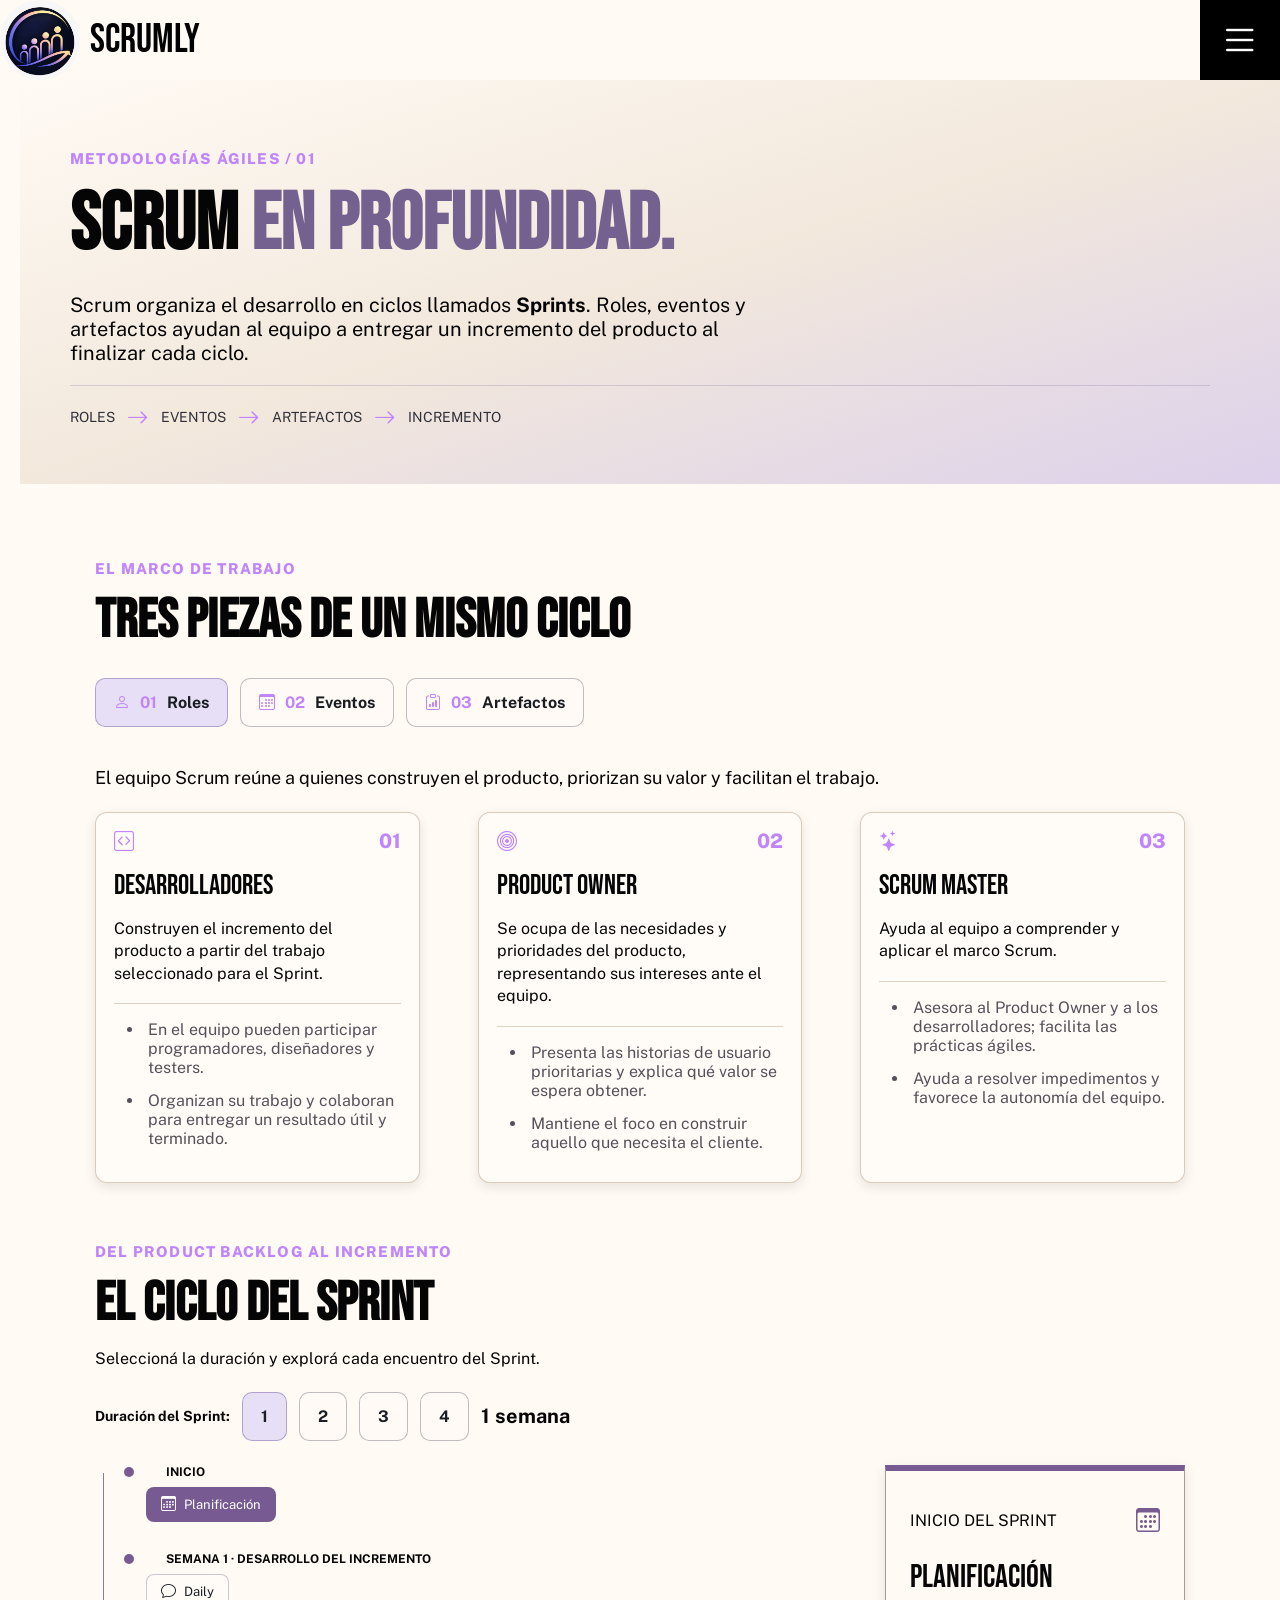
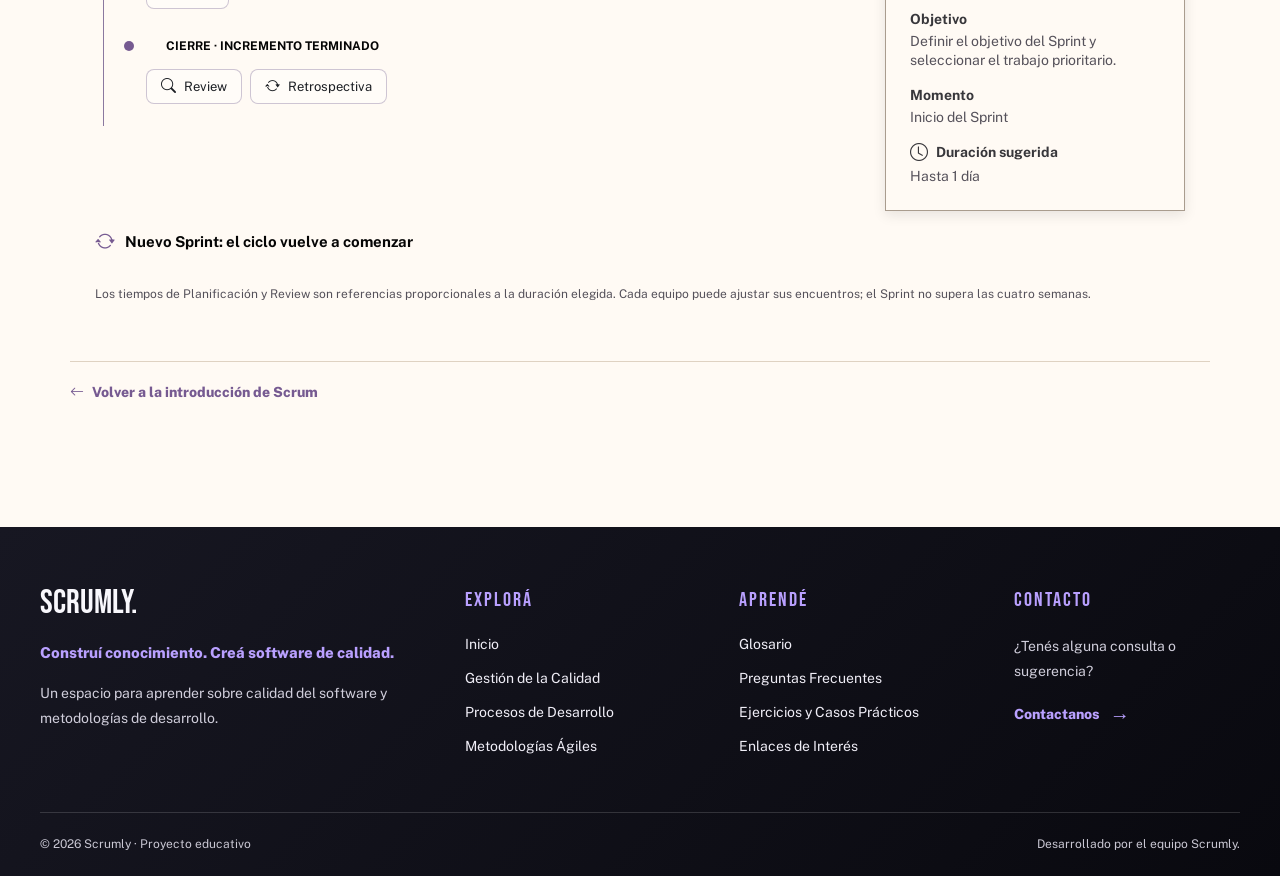
<file: Scrum-En-Profundidad.html>
<!DOCTYPE html>
<html lang="es">
	<head>
		<meta charset="UTF-8" />
		<meta name="viewport" content="width=device-width, initial-scale=1.0" />
		<title>SCRUMLY - Scrum</title>
		<link rel="stylesheet" href="https://cdn.jsdelivr.net/npm/bootstrap-icons@1.11.3/font/bootstrap-icons.min.css" />
		<link rel="preconnect" href="https://fonts.googleapis.com" />
		<link rel="preconnect" href="https://fonts.gstatic.com" crossorigin />
		<link href="https://fonts.googleapis.com/css2?family=Bebas+Neue&family=Public+Sans:wght@400;500;600;700;800;900&display=swap" rel="stylesheet" />
		<link rel="stylesheet" href="CSS/Scrum-En-Profundidad.css" />
		<link rel="stylesheet" href="CSS/menu.css" />
		<link rel="stylesheet" href="CSS/footer.css">
	</head>
	<body>
		<!-- Barra de navegación principal -->
		<div id="menu-container"></div>

		<!-- Contenido principal de Scrum -->
		<div class="Pagina-Scrum">
			<!-- Presentación de la página y recorrido del ciclo Scrum -->
			<div class="Encabezado-Scrum">
				<p class="Antetitulo-Principal">METODOLOGÍAS ÁGILES / 01</p>
				<h1>SCRUM <span>EN PROFUNDIDAD.</span></h1>
				<p class="Descripcion-Scrum">Scrum organiza el desarrollo en ciclos llamados <strong>Sprints</strong>. Roles, eventos y artefactos ayudan al equipo a entregar un incremento del producto al finalizar cada ciclo.</p>
				<div class="Ciclo-Resumen" aria-label="Recorrido de Scrum">
					<span>ROLES</span>
					<i class="bi bi-arrow-right"></i>
					<span>EVENTOS</span>
					<i class="bi bi-arrow-right"></i>
					<span>ARTEFACTOS</span>
					<i class="bi bi-arrow-right"></i>
					<span>INCREMENTO</span>
				</div>
			</div>

			<!-- Sección 1: roles, eventos y artefactos -->
			<section id="scrum-en-profundidad" class="Seccion-Scrum" aria-labelledby="titulo-ciclo">
				<div class="Encabezado-Seccion">
					<p class="Antetitulo-Principal">EL MARCO DE TRABAJO</p>
					<h2 id="titulo-ciclo">Tres piezas de un mismo ciclo</h2>
				</div>

				<!-- Botones que cambian el contenido de la sección sin recargar la página -->
				<div class="Pestanas-Scrum" role="tablist" aria-label="Piezas de Scrum">
					<button class="Boton-Pestana activo" type="button" role="tab" aria-selected="true" data-tab="roles"><i class="bi bi-person"></i><span>01</span> Roles</button>
					<button class="Boton-Pestana" type="button" role="tab" aria-selected="false" data-tab="eventos"><i class="bi bi-calendar3"></i><span>02</span> Eventos</button>
					<button class="Boton-Pestana" type="button" role="tab" aria-selected="false" data-tab="artefactos"><i class="bi bi-clipboard-data"></i><span>03</span> Artefactos</button>
				</div>

				<!-- Paneles de Roles, Eventos y Artefactos -->
				<div class="Contenido-Pestanas">
					<div class="Panel-Pestana activo" role="tabpanel" data-panel="roles">
						<p>El equipo Scrum reúne a quienes construyen el producto, priorizan su valor y facilitan el trabajo.</p>
						<div class="Tarjetas-Scrum Tarjetas-Roles">
							<div class="Tarjeta-Scrum Tarjeta-Rol">
								<div class="Cabecera-Tarjeta"><i class="bi bi-code-square"></i><span>01</span></div>
								<h4>Desarrolladores</h4>
								<p>Construyen el incremento del producto a partir del trabajo seleccionado para el Sprint.</p>
								<ul><li>En el equipo pueden participar programadores, diseñadores y testers.</li><li>Organizan su trabajo y colaboran para entregar un resultado útil y terminado.</li></ul>
							</div>
							<div class="Tarjeta-Scrum Tarjeta-Rol">
								<div class="Cabecera-Tarjeta"><i class="bi bi-bullseye"></i><span>02</span></div>
								<h4>Product Owner</h4>
								<p>Se ocupa de las necesidades y prioridades del producto, representando sus intereses ante el equipo.</p>
								<ul><li>Presenta las historias de usuario prioritarias y explica qué valor se espera obtener.</li><li>Mantiene el foco en construir aquello que necesita el cliente.</li></ul>
							</div>
							<div class="Tarjeta-Scrum Tarjeta-Rol">
								<div class="Cabecera-Tarjeta"><i class="bi bi-stars"></i><span>03</span></div>
								<h4>Scrum Master</h4>
								<p>Ayuda al equipo a comprender y aplicar el marco Scrum.</p>
								<ul><li>Asesora al Product Owner y a los desarrolladores; facilita las prácticas ágiles.</li><li>Ayuda a resolver impedimentos y favorece la autonomía del equipo.</li></ul>
							</div>
						</div>
					</div>

					<div class="Panel-Pestana" role="tabpanel" data-panel="eventos" hidden>
						<p>Cada evento crea un momento para planificar, inspeccionar el avance o mejorar el trabajo.</p>
						<div class="Tarjetas-Scrum Tarjetas-Eventos">
							<div class="Tarjeta-Scrum Tarjeta-Evento">
								<div class="Cabecera-Tarjeta"><i class="bi bi-calendar3"></i><span>01</span></div>
								<h4>Planificación del Sprint</h4>
								<p>Marca el inicio del Sprint. Se decide qué se hará, por qué es valioso y cómo organizar el trabajo.</p>
								<ul><li>El Product Owner explica el valor del Sprint.</li><li>Los desarrolladores seleccionan elementos del Product Backlog y los dividen en tareas.</li></ul>
							</div>
							<div class="Tarjeta-Scrum Tarjeta-Evento">
								<div class="Cabecera-Tarjeta"><i class="bi bi-arrow-repeat"></i><span>02</span></div>
								<h4>Sprint</h4>
								<p>Es el ciclo de trabajo de 1 a 4 semanas en el que se construye un incremento operativo y útil.</p>
								<ul><li>Se trabaja sobre el Sprint Backlog.</li><li>Al finalizar, el equipo cuenta con un incremento terminado.</li></ul>
							</div>
							<div class="Tarjeta-Scrum Tarjeta-Evento">
								<div class="Cabecera-Tarjeta"><i class="bi bi-search"></i><span>03</span></div>
								<h4>Scrum Diario · Daily</h4>
								<p>Encuentro breve para revisar el avance hacia el objetivo del Sprint y detectar impedimentos.</p>
								<ul><li>El equipo puede compartir lo realizado, lo previsto y los obstáculos.</li><li>Se actualiza el trabajo pendiente y se adapta el plan.</li></ul>
							</div>
							<div class="Tarjeta-Scrum Tarjeta-Evento">
								<div class="Cabecera-Tarjeta"><i class="bi bi-search"></i><span>04</span></div>
								<h4>Revisión del Sprint · Review</h4>
								<p>Al final del Sprint se inspecciona el incremento y se recoge información para orientar los siguientes pasos.</p>
								<ul><li>Los desarrolladores muestran las funcionalidades y pueden hacer una demostración.</li><li>Las preguntas y sugerencias pueden adaptar el Product Backlog.</li></ul>
							</div>
							<div class="Tarjeta-Scrum Tarjeta-Evento">
								<div class="Cabecera-Tarjeta"><i class="bi bi-arrow-repeat"></i><span>05</span></div>
								<h4>Retrospectiva del Sprint</h4>
								<p>Después de la Review, el equipo reflexiona sobre cómo trabajó y acuerda mejoras para el próximo Sprint.</p>
								<ul><li>Identifica fortalezas, problemas y oportunidades de mejora.</li><li>La Review muestra qué se construyó; la retrospectiva observa cómo se trabajó.</li></ul>
							</div>
						</div>
					</div>

					<div class="Panel-Pestana" role="tabpanel" data-panel="artefactos" hidden>
						<p>Los artefactos hacen visible el trabajo y el resultado que se construye en cada Sprint.</p>
						<div class="Tarjetas-Scrum Tarjetas-Artefactos">
							<div class="Tarjeta-Scrum Tarjeta-Artefacto">
								<div class="Cabecera-Tarjeta"><i class="bi bi-list-ul"></i><span>01</span></div>
								<h4>Pila del producto</h4>
								<strong>Product Backlog</strong>
								<p>Lista ordenada y priorizada de lo que necesita el producto, desde el punto de vista de su valor.</p>
								<div class="Detalle-Artefacto">Los requisitos pueden expresarse como historias de usuario y luego dividirse en tareas.</div>
							</div>
							<div class="Tarjeta-Scrum Tarjeta-Artefacto">
								<div class="Cabecera-Tarjeta"><i class="bi bi-clipboard2-check"></i><span>02</span></div>
								<h4>Pila del Sprint</h4>
								<strong>Sprint Backlog</strong>
								<p>Trabajo seleccionado y organizado por los desarrolladores para alcanzar el objetivo del Sprint.</p>
								<div class="Detalle-Artefacto">Hace visible lo que se realizará durante ese ciclo.</div>
							</div>
							<div class="Tarjeta-Scrum Tarjeta-Artefacto">
								<div class="Cabecera-Tarjeta"><i class="bi bi-box-seam"></i><span>03</span></div>
								<h4>Incremento</h4>
								<strong>Increment</strong>
								<p>Resultado obtenido al finalizar el Sprint: terminado, operativo y útil.</p>
								<div class="Detalle-Artefacto">Debe estar en condiciones de ser desplegado o distribuido.</div>
							</div>
						</div>
					</div>
				</div>
			</section>

			<!-- Sección 2: duración y etapas del Sprint -->
			<section id="ciclo-sprint" class="Seccion-Scrum" aria-labelledby="titulo-sprint">
				<div class="Encabezado-Seccion">
					<p class="Antetitulo-Principal">DEL PRODUCT BACKLOG AL INCREMENTO</p>
					<h2 id="titulo-sprint">El ciclo del Sprint</h2>
					<p class="Descripcion-Seccion">Seleccioná la duración y explorá cada encuentro del Sprint.</p>
				</div>

				<!-- Botones que seleccionan la duración del Sprint -->
				<div class="Selector-Sprint" role="tablist" aria-label="Duración del Sprint">
					<strong class="Etiqueta-Sprint">Duración del Sprint:</strong>
					<button class="Boton-Sprint activo" type="button" role="tab" aria-selected="true" data-sprint="1">1</button>
					<button class="Boton-Sprint" type="button" role="tab" aria-selected="false" data-sprint="2">2</button>
					<button class="Boton-Sprint" type="button" role="tab" aria-selected="false" data-sprint="3">3</button>
					<button class="Boton-Sprint" type="button" role="tab" aria-selected="false" data-sprint="4">4</button>
					<strong id="Duracion-Sprint">1 semana</strong>
				</div>

				<!-- Timeline y tarjeta informativa actualizados por JavaScript -->
				<div class="Contenido-Sprint">
					<div id="Timeline-Sprint" class="Timeline-Sprint" aria-live="polite"></div>
					<div id="Tarjeta-Sprint" class="Tarjeta-Sprint-Info" aria-live="polite"></div>
				</div>
				<p class="Nuevo-Sprint"><i class="bi bi-arrow-repeat"></i><strong>Nuevo Sprint: el ciclo vuelve a comenzar</strong></p>
				<p class="Nota-Sprint">Los tiempos de Planificación y Review son referencias proporcionales a la duración elegida. Cada equipo puede ajustar sus encuentros; el Sprint no supera las cuatro semanas.</p>
			</section>

			<div class="Cierre-Scrum">
				<a href="Metodologias-Agiles.html#scrum" class="Enlace-Volver-Scrum">
					<i class="bi bi-arrow-left" aria-hidden="true"></i>
					Volver a la introducción de Scrum
				</a>
			</div>
		</div>

        <!-- Sección pie -->
		<div id="footer-container"></div>

		<script src="JS/menu.js"></script>
		<script src="JS/footer.js"></script>

		<script src="JS/script.js"></script>
	</body>
</html>
</file>
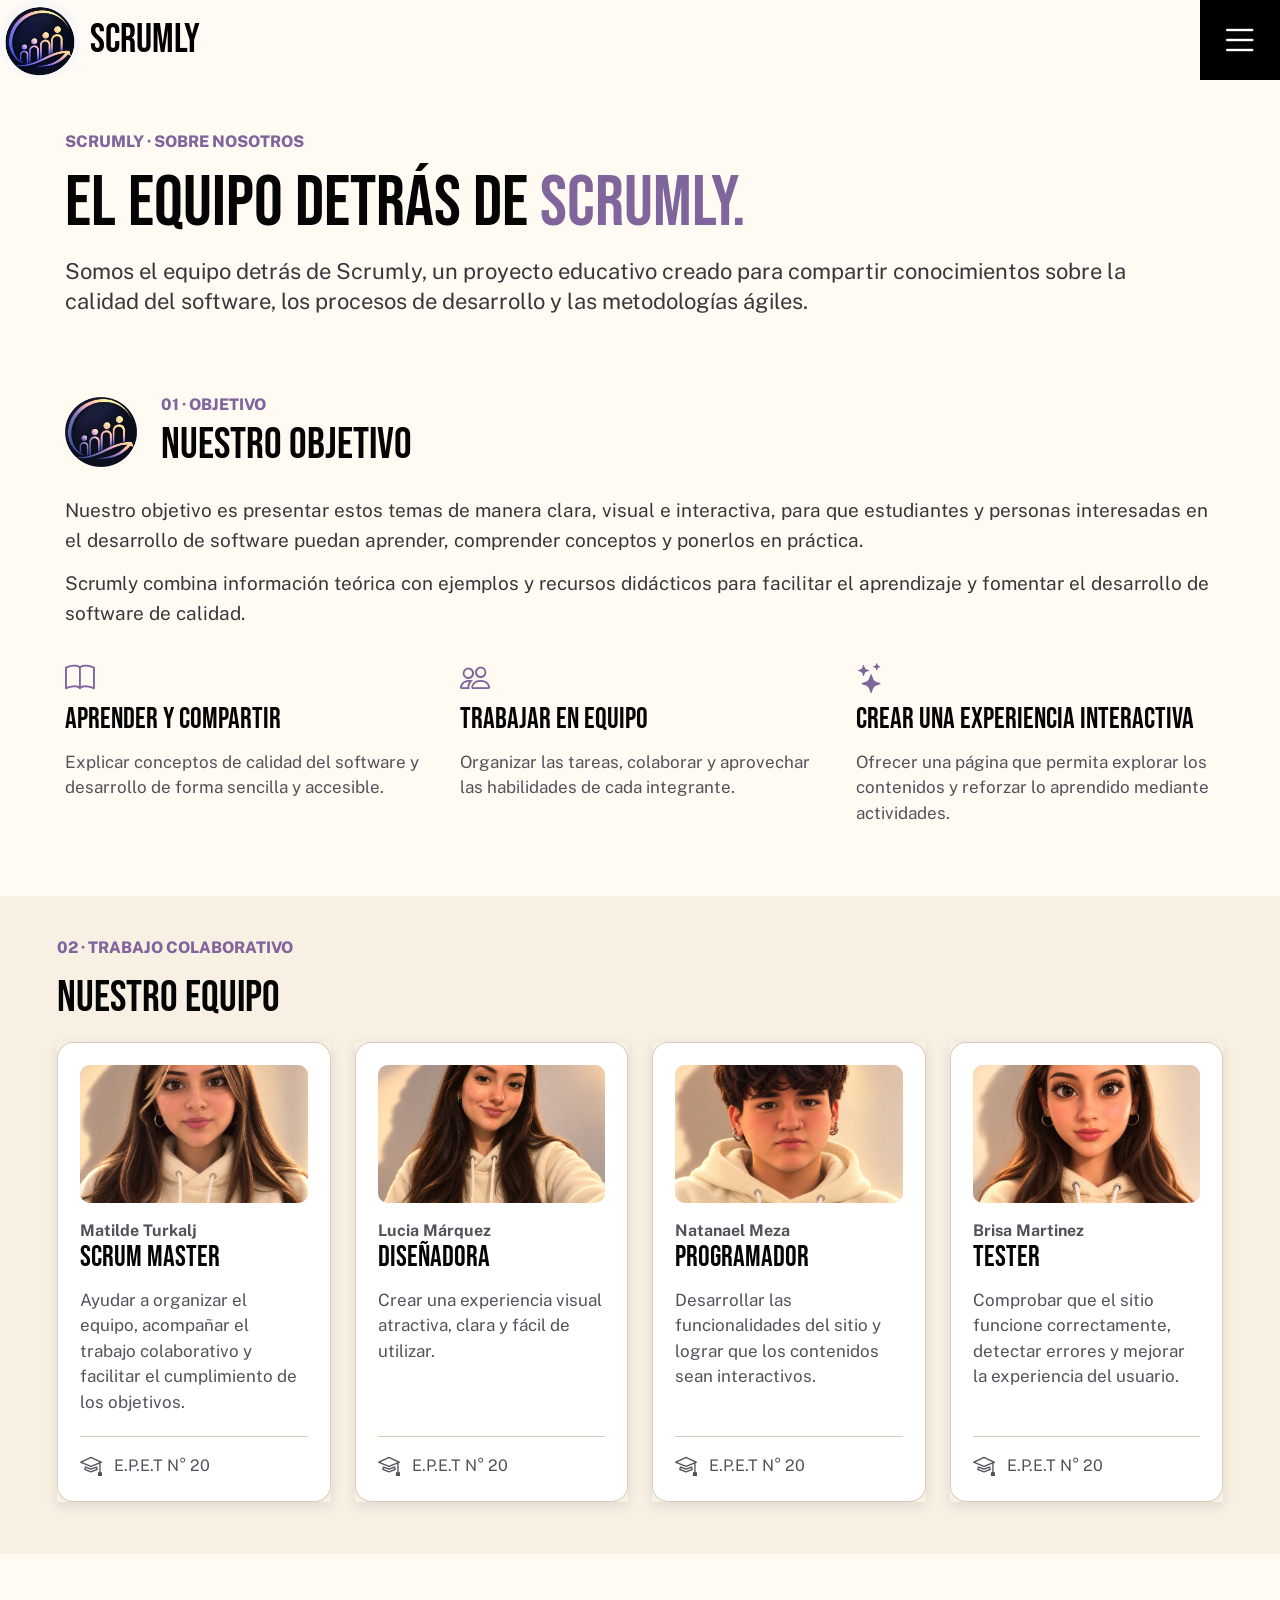
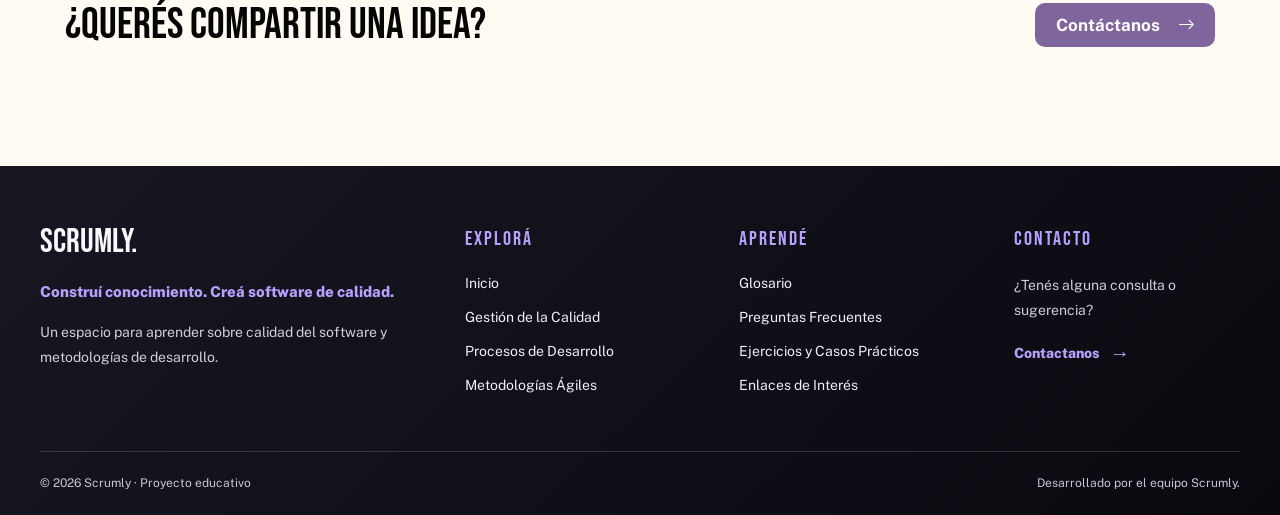
<file: Sobre-Nosotros.html>
<!DOCTYPE html>
<html lang="es">
	<head>
		<meta charset="UTF-8" />
		<meta name="viewport" content="width=device-width, initial-scale=1.0" />
		<title>SCRUMLY - Sobre Nosotros</title>
		<link rel="stylesheet" href="https://cdn.jsdelivr.net/npm/bootstrap-icons@1.11.3/font/bootstrap-icons.min.css" />
		<link rel="preconnect" href="https://fonts.googleapis.com" />
		<link rel="preconnect" href="https://fonts.gstatic.com" crossorigin />
		<link href="https://fonts.googleapis.com/css2?family=Bebas+Neue&family=Public+Sans:wght@400;500;600;700;800;900&display=swap" rel="stylesheet" />
		<link rel="stylesheet" href="CSS/Sobre-Nosotros.css" />
		<link rel="stylesheet" href="CSS/menu.css" />
		<link rel="stylesheet" href="CSS/footer.css">
	</head>
	<body>
		<!-- Barra de navegación principal -->
		<div id="menu-container"></div>

		<div class="Pagina-Sobre-Nosotros">
			<section class="Seccion-Principal" aria-labelledby="titulo-principal-sobre-nosotros">
				<p class="Antetitulo-Principal">SCRUMLY · SOBRE NOSOTROS</p>
				<h1 id="titulo-principal-sobre-nosotros">El equipo detrás de <span>Scrumly.</span></h1>
				<p class="Descripcion-Principal">Somos el equipo detrás de Scrumly, un proyecto educativo creado para compartir conocimientos sobre la calidad del software, los procesos de desarrollo y las metodologías ágiles.</p>
			</section>

			<section class="Seccion-Objetivo" aria-labelledby="titulo-objetivo">
				<div class="Encabezado-Objetivo">
					<!-- Logo del proyecto que acompaña al título del objetivo. -->
					<img class="Icono-Objetivo" src="IMG/Logo-SCRUMLY-SF.png" alt="Logo de Scrumly" />
					<div>
						<p class="Antetitulo-Sobre-Nosotros">01 · OBJETIVO</p>
						<h2 id="titulo-objetivo">Nuestro objetivo</h2>
					</div>
				</div>
				<div class="Texto-Objetivo">
					<p>Nuestro objetivo es presentar estos temas de manera clara, visual e interactiva, para que estudiantes y personas interesadas en el desarrollo de software puedan aprender, comprender conceptos y ponerlos en práctica.</p>
					<p>Scrumly combina información teórica con ejemplos y recursos didácticos para facilitar el aprendizaje y fomentar el desarrollo de software de calidad.</p>
				</div>
				<div class="Pilares-Objetivo">
					<div class="Pilar-Objetivo">
						<i class="bi bi-book" aria-hidden="true"></i>
						<h2>Aprender y compartir</h2>
						<p>Explicar conceptos de calidad del software y desarrollo de forma sencilla y accesible.</p>
					</div>
					<div class="Pilar-Objetivo">
						<i class="bi bi-people" aria-hidden="true"></i>
						<h2>Trabajar en equipo</h2>
						<p>Organizar las tareas, colaborar y aprovechar las habilidades de cada integrante.</p>
					</div>
					<div class="Pilar-Objetivo">
						<i class="bi bi-stars" aria-hidden="true"></i>
						<h2>Crear una experiencia interactiva</h2>
						<p>Ofrecer una página que permita explorar los contenidos y reforzar lo aprendido mediante actividades.</p>
					</div>
				</div>
			</section>

			<section class="Seccion-Equipo" aria-labelledby="titulo-equipo">
				<div class="Contenedor-Seccion-Equipo">
					<p class="Antetitulo-Sobre-Nosotros">02 · TRABAJO COLABORATIVO</p>
					<h2 id="titulo-equipo">Nuestro equipo</h2>
					<!-- Cada tarjeta tiene frente y reverso con la ilustración del integrante. -->
					<div class="Tarjetas-Equipo">
						<div class="Tarjeta-Equipo" role="button" tabindex="0" aria-pressed="false" aria-label="Tarjeta de Matilde Turkalj; activar para ver su foto">
							<div class="Tarjeta-Equipo-Giro">
								<div class="Cara-Tarjeta-Equipo Cara-Equipo-Frontal">
									<div class="Ilustracion-Equipo"><img src="IMG/ana-ilustracion.jpeg" alt="Ilustración de Matilde Turkalj" /></div>
									<p class="Nombre-Integrante">Matilde Turkalj</p>
									<h3>Scrum Master</h3>
									<p class="Descripcion-Integrante">Ayudar a organizar el equipo, acompañar el trabajo colaborativo y facilitar el cumplimiento de los objetivos.</p>
									<div class="Institucion-Integrante"><i class="bi bi-mortarboard" aria-hidden="true"></i><span>E.P.E.T N° 20</span></div>
								</div>
								<div class="Cara-Tarjeta-Equipo Cara-Equipo-Posterior" aria-hidden="true">
									<div class="Marco-Foto-Integrante"><img src="IMG/ana-ilustracion.jpeg" alt="" /></div>
									<p class="Nombre-Integrante">Matilde Turkalj</p>
								</div>
							</div>
						</div>
						<div class="Tarjeta-Equipo" role="button" tabindex="0" aria-pressed="false" aria-label="Tarjeta de Lucia Márquez; activar para ver su foto">
							<div class="Tarjeta-Equipo-Giro">
								<div class="Cara-Tarjeta-Equipo Cara-Equipo-Frontal">
									<div class="Ilustracion-Equipo"><img src="IMG/lu-ilustracion.jpeg" alt="Ilustración de Lucia Márquez" /></div>
									<p class="Nombre-Integrante">Lucia Márquez</p>
									<h3>Diseñadora</h3>
									<p class="Descripcion-Integrante">Crear una experiencia visual atractiva, clara y fácil de utilizar.</p>
									<div class="Institucion-Integrante"><i class="bi bi-mortarboard" aria-hidden="true"></i><span>E.P.E.T N° 20</span></div>
								</div>
								<div class="Cara-Tarjeta-Equipo Cara-Equipo-Posterior" aria-hidden="true">
									<div class="Marco-Foto-Integrante"><img src="IMG/lu-ilustracion.jpeg" alt="" /></div>
									<p class="Nombre-Integrante">Lucia Márquez</p>
								</div>
							</div>
						</div>
						<div class="Tarjeta-Equipo" role="button" tabindex="0" aria-pressed="false" aria-label="Tarjeta de Natanael Meza; activar para ver su foto">
							<div class="Tarjeta-Equipo-Giro">
								<div class="Cara-Tarjeta-Equipo Cara-Equipo-Frontal">
									<div class="Ilustracion-Equipo"><img src="IMG/Nata-ilustracion.jpeg" alt="Ilustración de Natanael Meza" /></div>
									<p class="Nombre-Integrante">Natanael Meza</p>
									<h3>Programador</h3>
									<p class="Descripcion-Integrante">Desarrollar las funcionalidades del sitio y lograr que los contenidos sean interactivos.</p>
									<div class="Institucion-Integrante"><i class="bi bi-mortarboard" aria-hidden="true"></i><span>E.P.E.T N° 20</span></div>
								</div>
								<div class="Cara-Tarjeta-Equipo Cara-Equipo-Posterior" aria-hidden="true">
									<div class="Marco-Foto-Integrante"><img src="IMG/Nata-ilustracion.jpeg" alt="" /></div>
									<p class="Nombre-Integrante">Natanael Meza</p>
								</div>
							</div>
						</div>
						<div class="Tarjeta-Equipo" role="button" tabindex="0" aria-pressed="false" aria-label="Tarjeta de Brisa Martinez; activar para ver su foto">
							<div class="Tarjeta-Equipo-Giro">
								<div class="Cara-Tarjeta-Equipo Cara-Equipo-Frontal">
									<div class="Ilustracion-Equipo"><img src="IMG/Bri-ilustracion.jpeg" alt="Ilustración de Brisa Martinez" /></div>
									<p class="Nombre-Integrante">Brisa Martinez</p>
									<h3>Tester</h3>
									<p class="Descripcion-Integrante">Comprobar que el sitio funcione correctamente, detectar errores y mejorar la experiencia del usuario.</p>
									<div class="Institucion-Integrante"><i class="bi bi-mortarboard" aria-hidden="true"></i><span>E.P.E.T N° 20</span></div>
								</div>
								<div class="Cara-Tarjeta-Equipo Cara-Equipo-Posterior" aria-hidden="true">
									<div class="Marco-Foto-Integrante"><img src="IMG/Bri-ilustracion.jpeg" alt="" /></div>
									<p class="Nombre-Integrante">Brisa Martinez</p>
								</div>
							</div>
						</div>
					</div>
				</div>
			</section>

			<section class="Seccion-Contacto-Sobre-Nosotros" aria-labelledby="titulo-contacto-sobre-nosotros">
				<h2 id="titulo-contacto-sobre-nosotros">¿Querés compartir una idea?</h2>
				<a class="Boton-Contacto-Sobre-Nosotros" href="Contacto.html#formulario-contacto">
					Contáctanos <i class="bi bi-arrow-right" aria-hidden="true"></i>
				</a>
			</section>
		</div>


        <!-- Sección pie -->
		<div id="footer-container"></div>

		<script src="JS/menu.js"></script>
		<script src="JS/footer.js"></script>

        <script src="JS/script.js"></script>
    </body>
</file>
<file: CSS/style.css>
/* =========================================================
   ESTILOS DE LA PÁGINA DE INICIO
   ========================================================= */

body {
    background-color: #F2EEE9;
    margin: 0;
    padding: 0;
}

/* Sección principal */
#Seccion-Principal{
    display: flex;
    align-items: center;
    justify-content: space-between;
    padding: 0 40px;
    background: linear-gradient(
        to bottom right,
        #fffaf4 0%,
        #F2E8DC 50%,
        #dcd0eb 100%
    );
}

/* Contenedor de texto */
.Contenedor-Principal{
    width: 60%;
}

.Antetitulo{
    background-color: #e7d8fc; 
    border-radius: 20px;
    width: 250px;
    height: 40px;
    padding: 10px;
    padding-left: 20px;
    margin-top: 70px;
    margin-left: 20px;
    font-family: 'Public Sans', sans-serif;
}

#Seccion-Principal .Contenedor-Principal > h1 {
    font-size: 65px;
    width: 810px;
    padding: 8px;
    padding-left: 20px;
    margin: 5px 0;
    font-family: 'Bebas Neue', sans-serif;
    color: #000000;
}

#Seccion-Principal .Contenedor-Principal > h1 span {
    color: #75618F ;
}

.Parrafo-Principal{
    font-size: 20px;
    width: 660px;
    padding: 8px;
    padding-left: 20px;
    margin-top: 5px;
    font-family: 'Public Sans', sans-serif;
}

/* Contenedor de imagen */
.Contenedor-Imagen{
    width: 420px;
    display: flex;
    justify-content: center;
    align-items: center;
}

/* Imagen principal */
.Imagen-Principal{
    margin-right: 200px;
    box-shadow: inset 0 0 10px rgba(0, 0, 0, 0.1);
    border-radius: 100%;
}




/* Sección de áreas */
#Seccion-Areas{
    background-color: #F2E8DC;
    width: 100%;
    padding: 40px 0;
}
.Titulo-Areas{
    font-size: 30px;
    width: 810px;
    padding: 8px;
    padding-left: 20px;
    margin: 5px 0;
    color: #0B0D1A;
    font-family: 'Oswald', sans-serif;
}

.Subtitulo-Areas{
    font-size: 20px;
    padding-left: 20px;
    margin-top: 5px;
    margin-bottom: 60px;
    font-family: 'Public Sans', sans-serif;
}

.Contenedor-Tarjetas-A,
.Contenedor-Tarjetas-B{
    display: flex; 
    justify-content: center;
    gap: 30px;
}

.Contenedor-Tarjetas-B{
    margin-bottom: 40px;
}

/* Tarjetas de áreas */
.Tarjeta-GCS,
.Tarjeta-PDS,
.Tarjeta-MA,
.Tarjeta-RA,
.Tarjeta-SN{
    background-color: #fdf9f4;
    width: 420px;
    height: 200px;
    border-radius: 20px;
    padding: 20px;
    box-sizing: border-box;
    margin-bottom: 20px;
    transition: transform 0.3s ease, box-shadow 0.3s ease;
    box-shadow:  0 0 10px rgba(0, 0, 0, 0.1);
}

/* Contenido e interacción de las tarjetas */
.Titulo-Tarjetas-Areas {
    font-size: 22px;
    margin-top: 10px;
    margin-bottom: 10px;
    font-family: 'Oswald', sans-serif;
}

.Texto-Tarjetas {
    font-size: 16px;
    font-family: 'Oswald', sans-serif;
}

.Tarjeta-GCS .bi,
.Tarjeta-PDS .bi,
.Tarjeta-MA .bi,
.Tarjeta-RA .bi,
.Tarjeta-SN .bi {
    background-color: #e7d8fc;
    border-radius: 5px;
    color: #000000;
    font-size: 20px;
    padding: 5px;
}

.A-Ver-Secciones {
    display: inline-flex;
    align-items: center;
    gap: 8px;
    color: #a465fd;
    text-decoration: none;
    font-family: 'Public Sans', sans-serif;
}

.Tarjeta-GCS .A-Ver-Secciones i,
.Tarjeta-PDS .A-Ver-Secciones i,
.Tarjeta-MA .A-Ver-Secciones i,
.Tarjeta-RA .A-Ver-Secciones i,
.Tarjeta-SN .A-Ver-Secciones i {
    padding: 0;
    border-radius: 0;
    background: transparent;
    color: inherit;
    font-size: 1em;
    transition: transform 0.2s ease;
}

.A-Ver-Secciones:hover i,
.A-Ver-Secciones:focus-visible i {
    transform: translateX(3px);
}

.Tarjeta-GCS:hover,
.Tarjeta-PDS:hover,
.Tarjeta-MA:hover,
.Tarjeta-RA:hover,
.Tarjeta-SN:hover {
    transform: scale(1.03);
}

/* Pie de página */
.Seccion-footer {
    background-color: #F2EEE9;
    width: 100%;
    margin: 0;
    padding: 20px;
    box-sizing: border-box;
    text-align: center;
}

.Parrafo-Pie {
    font-family: 'Public Sans', sans-serif;
}

/* Ajustes para pantallas pequeñas */

/* Ajustes generales de ancho y contenedores. */
/* =========================================================
   INICIO RESPONSIVO: TABLETS Y TELÉFONOS
   Las tarjetas se apilan verticalmente en teléfonos.
   ========================================================= */
*,
*::before,
*::after {
    box-sizing: border-box;
}

html,
body {
    max-width: 100%;
    overflow-x: clip;
}

body {
    min-width: 0;
}

#Seccion-Principal {
    width: 100%;
    max-width: 1440px;
    margin: 0 auto;
    gap: 24px;
}

.Contenedor-Principal,
.Contenedor-Imagen,
.Contenedor-Areas {
    min-width: 0;
}

#Seccion-Principal .Contenedor-Principal > h1 {
    width: auto;
    max-width: 100%;
    font-size: clamp(2.5rem, 5.1vw, 4.1rem);
    overflow-wrap: anywhere;
}

.Parrafo-Principal {
    width: auto;
    max-width: 42rem;
}

.Imagen-Principal {
    width: min(100%, 400px);
}

.Contenedor-Areas {
    width: calc(100% - 50px);
    max-width: 1320px;
    margin: 0 auto;
}

.Titulo-Areas {
    width: auto;
    max-width: 100%;
    font-size: clamp(1.5rem, 3vw, 1.875rem);
    overflow-wrap: anywhere;
}

.Subtitulo-Areas {
    overflow-wrap: anywhere;
}

.Contenedor-Tarjetas-A,
.Contenedor-Tarjetas-B {
    min-width: 0;
}

.Tarjeta-GCS,
.Tarjeta-PDS,
.Tarjeta-MA,
.Tarjeta-RA,
.Tarjeta-SN {
    min-width: 0;
    overflow-wrap: anywhere;
}

@media (max-width: 1024px) {
    #Seccion-Principal {
        align-items: stretch;
        flex-direction: column;
        padding: 0 24px;
    }

    .Contenedor-Principal,
    .Contenedor-Imagen {
        width: 100%;
    }

    .Imagen-Principal {
        margin: 0 auto;
    }

    .Contenedor-Tarjetas-A,
    .Contenedor-Tarjetas-B {
        flex-wrap: wrap;
    }

    .Tarjeta-GCS,
    .Tarjeta-PDS,
    .Tarjeta-MA,
    .Tarjeta-RA,
    .Tarjeta-SN {
        flex: 1 1 280px;
        width: auto;
        max-width: 420px;
        height: auto;
        min-height: 200px;
    }
}

/* Ajustes de tabletas y teléfonos: apila la portada y las tarjetas. */
@media (max-width: 768px) {
    #Seccion-Principal {
        align-items: stretch;
        flex-direction: column;
        padding: 0 16px;
        gap: 12px;
    }

    .Contenedor-Principal {
        width: 100%;
    }

    .Antetitulo {
        width: fit-content;
        max-width: 100%;
        height: auto;
        margin: 35px 0 0;
        padding: 8px 15px;
        font-size: 12px;
    }

    #Seccion-Principal .Contenedor-Principal > h1 {
        width: 100%;
        margin: 5px 0;
        padding: 5px 0;
        font-size: clamp(2rem, 8vw, 2.625rem);
        line-height: 1;
        overflow-wrap: anywhere;
    }

    .Parrafo-Principal {
        width: 100%;
        margin-top: 10px;
        padding: 5px 0;
        font-size: 16px;
        line-height: 1.5;
    }

    .Contenedor-Imagen {
        width: 100%;
        margin-top: 12px;
    }

    .Imagen-Principal {
        display: block;
        width: min(70%, 280px);
        margin: 0 auto;
    }

    .Titulo-Areas {
        width: 100%;
        padding: 0 16px;
        margin-top: 70px;
        font-size: clamp(1.5rem, 5vw, 1.875rem);
    }

    .Subtitulo-Areas {
        padding: 0 16px;
        margin-bottom: 30px;
        font-size: 14px;
    }

    .Contenedor-Tarjetas-A,
    .Contenedor-Tarjetas-B {
        display: flex;
        width: 100%;
        flex-direction: column;
        justify-content: center;
        align-items: stretch;
        gap: 18px;
        padding: 0 16px;
    }

    .Contenedor-Tarjetas-B {
        margin-top: 18px;
        margin-bottom: 0;
    }

    .Tarjeta-GCS,
    .Tarjeta-PDS,
    .Tarjeta-MA,
    .Tarjeta-RA,
    .Tarjeta-SN {
        flex: 0 0 auto;
        width: 100%;
        height: auto;
        min-height: 180px;
        padding: 18px;
        margin-bottom: 0;
    }

    .Tarjeta-GCS .bi,
    .Tarjeta-PDS .bi,
    .Tarjeta-MA .bi,
    .Tarjeta-RA .bi,
    .Tarjeta-SN .bi {
        font-size: 18px;
    }

    .Titulo-Tarjetas-Areas {
        font-size: 18px;
        line-height: 1.25;
    }

    .Texto-Tarjetas {
        font-size: 14px;
    }

    .Seccion-footer {
        margin-top: 30px;
        padding: 15px;
    }

    .Parrafo-Pie {
        font-size: 12px;
    }
}

@media (max-width: 480px) {
    #Seccion-Principal {
        padding-right: 12px;
        padding-left: 12px;
    }

    .Contenedor-Areas {
        width: 100%;
    }

    .Titulo-Areas,
    .Subtitulo-Areas {
        padding-right: 12px;
        padding-left: 12px;
    }

    .Contenedor-Tarjetas-A,
    .Contenedor-Tarjetas-B {
        padding-right: 12px;
        padding-left: 12px;
    }

    .Tarjeta-GCS,
    .Tarjeta-PDS,
    .Tarjeta-MA,
    .Tarjeta-RA,
    .Tarjeta-SN {
        padding: 16px;
    }
}
</file>
<file: CSS/menu.css>
/* Barra superior, navegación desplegable y pie compartidos por todas las páginas. */
.Barra-de-Navegacion {
    width: 100%;
    height: 80px;
    margin: 0;
    box-sizing: border-box;
    display: flex;
    align-items: center;
    justify-content: space-between;
    position: fixed;
    top: 0;
    left: 0;
    z-index: 1000;
    background-color: #fffaf4;
}

body {
    padding-top: 80px;
}

*,
*::before,
*::after {
    box-sizing: border-box;
}

body section[class]:not(.Columna-Kanban),
body section[id]:not(.Columna-Kanban) {
    padding-right: clamp(10px, 2vw, 25px);
    padding-left: clamp(10px, 2vw, 25px);
}

.Tarjeta-GCS,
.Tarjeta-PDS,
.Tarjeta-MA,
.Tarjeta-RA,
.Tarjeta-SN,
.Tarjeta-Caracteristicas,
.Tarjeta-Metricas,
.Tarjeta-Calidad-Agil,
.Tarjeta-Conclusion,
.Tarjeta-Nivel,
.Tarjeta-Herramienta,
.Tarjeta-V-Diagrama,
.Tarjeta-V-Prueba,
.Tarjeta-Iterativa,
.Tarjeta-Mejora-Iterativa,
.Tarjeta-Etapa-Volteable,
.Tarjeta-Scrum,
.Tarjeta-Rol,
.Tarjeta-Evento,
.Tarjeta-Artefacto,
.Tarjeta-Sprint-Info,
.Tarjeta-Valor,
.Tarjeta-Principio,
.Tarjeta-Comparador,
.Tarjeta-Idea-Kanban,
.Tarjeta-Tarea-Kanban,
.Tarjeta-Glosario,
.Tarjeta-Enlace,
.Tarjeta-Ejercicio,
.Tarjeta-Sobre-Ejercicios,
.Tarjeta-Encuesta,
.Tarjeta-Equipo {
    box-shadow: 0 4px 12px rgba(24, 20, 32, 0.1);
}

.Enlace-Logo {
    display: block;
    line-height: 0;
}

.logo-SCRUMLY {
    width: 80px;
    height: 80px;
    border-radius: 100%;
    object-fit: cover;
}

.Titulo-Barra {
    margin: 0 auto 0 10px;
    color: #000000;
    font-family: 'Bebas Neue', sans-serif;
    font-size: 40px;
}

.Hambu {
    display: flex;
    align-items: center;
    justify-content: center;
    width: 80px;
    height: 80px;
    color: #ffffff;
    background-color: #000000;
    font-size: 40px;
    cursor: pointer;
}

.Menu {
    display: none;
    position: absolute;
    top: 80px;
    right: 0;
    width: 300px;
    background-color: #0B0D1A;
    border-radius: 0 0 15px 15px;
    z-index: 2000;
}

.Menu.activo {
    display: block;
}

.Menu-Titulo {
    padding: 15px 20px;
    color: white;
    font-family: 'Public Sans', sans-serif;
    font-weight: bold;
    border-bottom: 1px solid #333;
}

.Menu > a {
    display: flex;
    align-items: center;
    justify-content: flex-start;
    gap: 12px;
    width: 100%;
    padding: 15px 20px;
    color: white;
    text-decoration: none;
    font-family: 'Public Sans', sans-serif;
    font-size: 14px;
    border-bottom: 1px solid #333;
    transition: background-color 0.2s ease;
}

.Menu > a:hover,
.Menu > a:focus-visible,
.Menu > a:active,
.Item-Menu:hover > .Titulo-Menu,
.Item-Menu:focus-within > .Titulo-Menu,
.Titulo-Menu:hover,
.Titulo-Menu:focus-visible,
.Titulo-Menu:active,
.Submenu a:hover,
.Submenu a:focus-visible,
.Submenu a:active {
    background-color: #171a2d;
}

.Menu > a > i {
    flex: 0 0 18px;
}

.Menu > a > span {
    flex: 1;
}

.Menu i {
    color: #D8C8F2;
    font-size: 18px;
}

.Menu i.bi {
    padding: 0;
    background: transparent;
    border-radius: 0;
}

.Titulo-Menu {
    display: flex;
    align-items: center;
    gap: 10px;
    padding: 12px 15px;
    color: white;
    font-family: 'Public Sans', sans-serif;
    font-size: 13px;
    cursor: pointer;
    border-bottom: 1px solid #333;
    transition: background-color 0.2s ease;
}

.Titulo-Menu span {
    flex: 1;
}

.Submenu {
    display: none;
}

.Submenu.activo {
    display: block;
}

.Submenu a {
    display: block;
    padding: 7px 20px 7px 50px;
    color: white;
    text-decoration: none;
    font-family: 'Public Sans', sans-serif;
    font-size: 11px;
    border-bottom: 1px solid #222;
    transition: background-color 0.2s ease, color 0.2s ease;
}

.Submenu a:hover,
.Submenu a:focus-visible {
    color: #D8C8F2;
}

.bi-chevron-down {
    transition: transform 0.3s ease;
}

.bi-chevron-down.girada {
    transform: rotate(180deg);
}

/* Pie de página */
.Seccion-footer {
    background-color: #faf6f0;
    width: 100%;
    margin: 0;
    padding: 20px;
    box-sizing: border-box;
    text-align: center;
}

.Parrafo-Pie {
    font-family: 'Public Sans', sans-serif;
}
/* En móvil, limita el menú al espacio visible y permite desplazarse por sus enlaces. */
@media (max-width: 768px) {
    .Barra-de-Navegacion {
        height: 70px;
        padding: 0 10px;
    }

    body {
        padding-top: 70px;
    }

    .Titulo-Barra {
        margin-left: 5px;
        font-size: 32px;
    }

    .logo-SCRUMLY {
        width: 60px;
        height: 60px;
    }

    .Hambu {
        width: 60px;
        height: 70px;
        font-size: 32px;
    }

    .Menu {
        top: 70px;
        right: 0;
        width: min(300px, calc(100vw - 16px));
        max-height: calc(100vh - 80px);
        overflow-y: auto;
        overscroll-behavior: contain;
        border-radius: 0 0 15px 15px;
    }

    .Menu-Titulo {
        padding: 12px 15px;
        font-size: 14px;
    }

    .Menu > a {
        gap: 8px;
        padding: 12px 15px;
        font-size: 12px;
    }

    .Menu i,
    .Menu .bi {
        font-size: 16px;
    }

    .Titulo-Menu {
        gap: 7px;
        padding: 10px 12px;
        font-size: 11px;
    }

    .Submenu a {
        padding: 6px 10px 6px 38px;
        font-size: 9px;
    }

    .Titulo-Menu,
    .Menu > a,
    .Submenu a {
        min-width: 0;
        overflow-wrap: anywhere;
    }
}
</file>
<file: CSS/footer.css>
/* ========================================
   PIE DE PÁGINA COMPARTIDO DE SCRUMLY
   ======================================== */

.footer-scrumly {
    width: 100%;
    margin-top: 70px;
    padding: 55px 24px 0;
    box-sizing: border-box;
    background: linear-gradient(135deg, #171722, #09090f);
    color: #f8f7fc;
    font-family: 'Public Sans', Arial, sans-serif;
}

.footer-scrumly *,
.footer-scrumly *::before,
.footer-scrumly *::after {
    box-sizing: border-box;
}

.footer-contenido {
    width: min(100%, 1200px);
    min-width: 0;
    margin: 0 auto;
    display: grid;
    grid-template-columns: minmax(0, 1.5fr) repeat(3, minmax(0, 0.9fr));
    gap: 48px;
    padding-bottom: 55px;
}

.footer-marca,
.footer-columna {
    min-width: 0;
}

.footer-marca h2 {
    margin: 0 0 18px;
    color: #f8f7fc;
    font-family: 'Bebas Neue', sans-serif;
    font-size: 34px;
    font-weight: 400;
}

.footer-marca h3 {
    margin: 0 0 16px;
    color: #b9a0ff;
    font-size: 15px;
    line-height: 1.6;
    font-weight: 800;
}

.footer-marca p,
.footer-contacto p {
    margin: 0;
    color: #d0cedb;
    font-size: 14px;
    line-height: 1.8;
}

.footer-columna {
    display: flex;
    flex-direction: column;
    align-items: flex-start;
    gap: 13px;
}

.footer-columna h3 {
    margin: 6px 0 9px;
    color: #b9a0ff;
    font-family: 'Bebas Neue', sans-serif;
    font-size: 20px;
    font-weight: 400;
    letter-spacing: 2px;
}

.footer-columna a {
    color: #f0eef7;
    font-size: 14px;
    line-height: 1.5;
    text-decoration: none;
    transition: color 0.2s ease, transform 0.2s ease;
}

.footer-columna a:hover {
    color: #b9a0ff;
    transform: translateX(3px);
}

.footer-contacto p {
    margin-bottom: 2px;
}

.footer-columna .footer-enlace-contacto {
    display: inline-flex;
    align-items: center;
    gap: 10px;
    color: #b9a0ff;
    font-weight: 800;
}

.footer-enlace-contacto span {
    font-size: 20px;
    transition: transform 0.2s ease;
}

.footer-enlace-contacto:hover span {
    transform: translateX(5px);
}

.footer-inferior {
    width: min(100%, 1200px);
    margin: 0 auto;
    padding: 22px 0;
    border-top: 1px solid rgba(255, 255, 255, 0.15);
    display: flex;
    align-items: center;
    justify-content: space-between;
    gap: 20px;
}

.footer-inferior p {
    margin: 0;
    color: #c9c7d3;
    font-size: 12px;
    line-height: 1.6;
    overflow-wrap: anywhere;
}

/* Adaptación para tablets */
@media (max-width: 900px) {
    .footer-contenido {
        grid-template-columns: repeat(2, minmax(0, 1fr));
        gap: 38px;
    }

    .footer-inferior {
        align-items: flex-start;
        flex-wrap: wrap;
    }
}

/* Adaptación para celulares */
@media (max-width: 560px) {
    .footer-scrumly {
        margin-top: 45px;
        padding: 38px 18px 0;
    }

    .footer-contenido {
        grid-template-columns: repeat(2, minmax(0, 1fr));
        gap: 28px 18px;
        padding-bottom: 35px;
    }

    .footer-marca,
    .footer-contacto {
        grid-column: 1 / -1;
    }

    .footer-marca h2 {
        font-size: 30px;
    }

    .footer-columna {
        gap: 10px;
    }

    .footer-columna a {
        overflow-wrap: anywhere;
    }

    .footer-inferior {
        align-items: flex-start;
        flex-direction: column;
        gap: 8px;
        padding: 18px 0;
    }
}
</file>
<file: CSS/Contacto.css>
/* Incluye bordes y rellenos dentro del ancho declarado de los elementos. */
*,
*::before,
*::after {
	box-sizing: border-box;
}

/* Apariencia base y fondo general de la página de contacto. */
body {
	margin: 0;
	background: #f8f0e3;
	color: #151515;
	font-family: 'Public Sans', sans-serif;
}

/* Ancho máximo común y centrado de la portada y el formulario. */
.Seccion-Principal-Contacto,
.Seccion-Formulario-Contacto {
	width: min(100% - 64px, 1200px);
	margin: 0 auto;
}

/* Espaciado de la portada superior. */
.Seccion-Principal-Contacto {
	padding: 48px 0 38px;
}

/* Antetítulo que identifica la página actual. */
.Antetitulo-Contacto {
	margin: 0 0 20px;
	color: #80649c;
	font-size: 16px;
	font-weight: 800;
}

/* Título principal; la palabra dentro de span recibe el color violeta. */
.Seccion-Principal-Contacto h1 {
	margin: 0;
	color: #050505;
	font-family: 'Bebas Neue', sans-serif;
	font-size: clamp(56px, 6vw, 72px);
	font-weight: 400;
	line-height: 0.98;
}

/* Resaltado de la marca dentro del título principal. */
.Seccion-Principal-Contacto h1 span {
	color: #80649c;
}

/* Texto que explica para qué se puede usar el formulario. */
.Descripcion-Principal-Contacto {
	max-width: 1120px;
	margin: 16px 0 0;
	color: #38373b;
	font-size: 22px;
	line-height: 1.4;
}

/* Distribución en dos columnas: presentación a la izquierda y formulario a la derecha. */
.Seccion-Formulario-Contacto {
	display: grid;
	grid-template-columns: minmax(260px, 0.8fr) minmax(0, 1.2fr);
	gap: 72px;
	padding: 28px 0 52px;
}

/* Alinea verticalmente el mensaje introductorio con los campos. */
.Introduccion-Formulario-Contacto {
	padding-top: 42px;
}

/* Ícono de correo de la introducción del formulario. */
.Introduccion-Formulario-Contacto > i {
	color: #80649c;
	font-size: 40px;
}

/* Encabezado de la columna introductoria. */
.Introduccion-Formulario-Contacto h2 {
	margin: 8px 0 4px;
	color: #050505;
	font-family: 'Bebas Neue', sans-serif;
	font-size: 42px;
	font-weight: 400;
	line-height: 1;
}

/* Texto breve debajo del encabezado del formulario. */
.Introduccion-Formulario-Contacto p {
	margin: 0;
	color: #38373b;
	font-size: 18px;
	line-height: 1.5;
}

/* Evita que el formulario desborde la columna que lo contiene. */
.Formulario-Contacto {
	min-width: 0;
}

/* Dos campos por fila en escritorio, con separación uniforme. */
.Campos-Contacto {
	display: grid;
	grid-template-columns: repeat(2, minmax(0, 1fr));
	gap: 28px 56px;
}

/* Apila la etiqueta y el control de cada campo. */
.Campo-Contacto {
	display: flex;
	min-width: 0;
	flex-direction: column;
	gap: 8px;
}

/* Hace que los campos de motivo y mensaje ocupen toda la fila. */
.Campo-Contacto-Completo {
	grid-column: 1 / -1;
}

/* Apariencia de las etiquetas del formulario. */
.Campo-Contacto label {
	color: #111;
	font-size: 17px;
	font-weight: 700;
}

/* Mantiene visibles los indicadores de campo obligatorio. */
.Campo-Contacto label span,
.Nota-Campos-Contacto span {
	color: #111;
}

/* Estilo compartido para entradas, selector y área de texto. */
.Campo-Contacto input,
.Campo-Contacto select,
.Campo-Contacto textarea {
	width: 100%;
	border: 1px solid #c9c4bd;
	border-radius: 10px;
	background: #fff;
	color: #38373b;
	font: inherit;
	font-size: 16px;
	box-shadow: 0 2px 5px rgba(32, 27, 22, 0.08);
}

/* Altura y relleno de los controles de una sola línea. */
.Campo-Contacto input,
.Campo-Contacto select {
	height: 48px;
	padding: 0 16px;
}

/* Indica que las opciones del motivo pueden seleccionarse. */
.Campo-Contacto select {
	cursor: pointer;
}

/* Área amplia para redactar el mensaje. */
.Campo-Contacto textarea {
	min-height: 198px;
	padding: 14px 16px;
	resize: vertical;
}

/* Resalta los controles al navegar con teclado o darles foco. */
.Campo-Contacto input:focus-visible,
.Campo-Contacto select:focus-visible,
.Campo-Contacto textarea:focus-visible {
	border-color: #80649c;
	outline: 3px solid rgba(128, 100, 156, 0.2);
	outline-offset: 1px;
}

/* Nota que explica el significado del asterisco. */
.Nota-Campos-Contacto {
	margin: 10px 0 24px;
	color: #55515a;
	font-size: 15px;
}

/* Botón principal para enviar el formulario. */
.Boton-Enviar-Contacto {
	display: inline-flex;
	align-items: center;
	justify-content: center;
	gap: 12px;
	min-height: 48px;
	padding: 10px 18px;
	border: 0;
	border-radius: 10px;
	background: #80649c;
	color: #fff;
	cursor: pointer;
	font: inherit;
	font-size: 17px;
	font-weight: 700;
	box-shadow: 0 3px 7px rgba(32, 27, 22, 0.2);
	transition: background-color 0.2s ease, transform 0.2s ease;
}

/* Cambio visual del botón cuando el puntero pasa por encima. */
.Boton-Enviar-Contacto:hover {
	transform: translateY(-2px);
	background: #654b80;
}

/* Indicador visible de foco para navegación accesible por teclado. */
.Boton-Enviar-Contacto:focus-visible {
	outline: 3px solid #c8b5e4;
	outline-offset: 3px;
}

/* En tablet y móvil, apila introducción y formulario y reduce márgenes. */



/* En teléfonos estrechos, organiza cada campo en una sola columna. */


/* Media queries: ajustes para tablets y teléfonos */
@media (max-width: 760px) {
	.Seccion-Principal-Contacto,
	.Seccion-Formulario-Contacto {
		width: min(100% - 36px, 1200px);
	}

	.Seccion-Principal-Contacto {
		padding: 36px 0 22px;
	}

	.Antetitulo-Contacto {
		margin-bottom: 16px;
		font-size: 14px;
	}

	.Seccion-Principal-Contacto h1 {
		font-size: clamp(46px, 11vw, 62px);
	}

	.Descripcion-Principal-Contacto {
		font-size: 18px;
		line-height: 1.5;
	}

	.Seccion-Formulario-Contacto {
		grid-template-columns: 1fr;
		gap: 28px;
		padding: 20px 0 40px;
	}

	.Introduccion-Formulario-Contacto {
		padding-top: 0;
	}
}

@media (max-width: 520px) {
	.Campos-Contacto {
		grid-template-columns: 1fr;
		gap: 20px;
	}

	.Campo-Contacto-Completo {
		grid-column: auto;
	}

	.Campo-Contacto textarea {
		min-height: 170px;
	}

	.Boton-Enviar-Contacto {
		width: 100%;
	}
}


/* Aviso flotante de mensaje enviado */
.Aviso-Mensaje-Enviado {
    position: fixed;
    top: 50%;
    left: 50%;
    z-index: 9999;

    display: flex;
    align-items: center;
    gap: 10px;

    padding: 13px 20px;
    border: 1px solid rgba(66, 145, 91, 0.28);
    border-radius: 14px;

    background: rgba(220, 245, 226, 0.94);
    color: #245b36;

    font-family: 'Public Sans', sans-serif;
    font-size: 15px;
    font-weight: 700;

    box-shadow: 0 8px 28px rgba(26, 65, 39, 0.14);
    backdrop-filter: blur(10px);

    opacity: 0;
    visibility: hidden;
    pointer-events: none;

    transform: translate(-50%, -45%) scale(0.96);
    transition:
        opacity 0.3s ease,
        transform 0.3s ease,
        visibility 0.3s ease;
}

/* Ícono verde con fondo translúcido */
.Icono-Mensaje-Enviado {
    display: flex;
    align-items: center;
    justify-content: center;

    width: 27px;
    height: 27px;
    flex-shrink: 0;

    border-radius: 50%;
    background: rgba(67, 160, 94, 0.16);
    color: #287844;
    font-size: 19px;
}

/* Aparición centrada */
.Aviso-Mensaje-Enviado.visible {
    opacity: 1;
    visibility: visible;
    transform: translate(-50%, -50%) scale(1);
}

/* Ajuste para celulares */
@media (max-width: 520px) {
    .Aviso-Mensaje-Enviado {
        width: max-content;
        max-width: calc(100% - 32px);
        padding: 12px 16px;
        font-size: 14px;
    }
}

/* Respeta la preferencia de movimiento reducido */
@media (prefers-reduced-motion: reduce) {
    .Aviso-Mensaje-Enviado {
        transition: none;
    }
}
</file>
<file: CSS/Gestion-de-Calidad.css>
/* 
   GESTIÓN DE LA CALIDAD DEL SOFTWARE
  */

body {
    background-color: #F8F0E3;
    margin: 0;
    padding: 0;
}


/* Secciones de contenido */
/* Contenedor principal */
#inicio-calidad{
    display: flex;
    align-items: center;
    justify-content: space-between;
    padding: 0 40px;
        background: linear-gradient(
        to bottom right,
        #fffaf4 50%,
        #dcd0eb 100%
    );
    
}

/* Contenedor de texto */
.Contenedor-Principal{
    width: 90%;
}

.Antetitulo{
    border-radius: 40px;
    width: 350px;
    height: 16px;
    padding: 10px;
    padding-left: 20px;
    margin-top: 70px;
    margin-left: 20px;
    font-family: 'Public Sans', sans-serif;
}

.Contenedor-Titulos{
    display: flex;
    margin-top: 10px;
    margin-left: 20px;
}
.Contenedor-Titulos h1 {
    font-size: 65px;
    width: 100%;
    padding-left: 20px;
    margin: 5px 0;
    font-family: 'Bebas Neue', sans-serif;
    color: #0B0D1A;
}

.Contenedor-Titulos h1 span {
    color: #75618F ;
}

.Salto-Titulo-Movil {
    display: none;
}

.Parrafo-Principal{
    font-size: 20px;
    width: 660px;
    padding: 8px;
    padding-left:40px;
    margin-top: 5px;
    font-family: 'Public Sans', sans-serif;
}


/* Secciones de conceptos - Fundamentos*/


#fundamentos-calidad{
    display: flex;
    align-items: center;
    justify-content: space-between;
    padding: 0 40px 50px 0;
    background-color: #fffaf4;
}
/* Antetítulo */

.Antetitulo-Conceptos {
    color: #75618F;
    height: 16px;
    padding: 10px;
    padding-left: 10px;
    margin-top: 70px;
    margin-left: 20px;
    font-family: 'Public Sans', sans-serif;
    font-size: 18px;
}

/* Título */

.Titulo-Conceptos {
    font-size: 35px;
    width: 810px;
    padding: 8px;
    padding-left: 30px;
    margin: 5px 0;
    font-family: 'Bebas Neue', sans-serif;
    color: #0B0D1A;
}

/* Texto */

.Parrafo-Conceptos {
    font-size: 22px;
    width: 660px;
    padding-left: 30px;
    margin-top: 5px;
    font-family: 'Public Sans', sans-serif;
}




/* Imagen de seccion 1*/
.Contenedor-Imagen {
    width: 100%;
    margin-top: 100px;
    transform: translateX(-80px);
}

.Imagen-Principal {
    width: 100%;
    border-radius: 20px;
}

.seccion-01{
    display: flex;
    align-items: center;
}







/* Tarjetas sección 2 */
#caracteristicas-calidad{
    display: flex;
    align-items: center;
    justify-content: space-between;
    padding: 0px 30px 50px 30px;
    background-color: #F8F0E3;
}

.Contenedor-Tarjetas-Caracteristicas {
    display: flex;
    justify-content: center;
    align-items: flex-start;
    gap: 30px;
    width: 100%;
}

/* Tarjetas */

.Tarjeta-Caracteristicas{
    background-color: #faf6f0;
    border-radius: 15px;
    width: 270px;
    min-height: 210px;
    padding: 20px;
    box-sizing: border-box;
    margin-left: 10px;
    transition: transform 0.4s ease, min-height 0.4s ease, box-shadow 0.4s ease;
    border-color: #e4dccf;
    border-width: 1px;
    border-style: solid;
    box-shadow: 0 4px 6px rgba(0, 0, 0, 0.1);
}

/* Iconos de las tarjetas */

.Tarjeta-Caracteristicas .bi{
    display: inline-block;
    background-color: #D8C8F2;
    color: #8B5CF6;
    border-radius: 5px;
    font-size: 20px;
    padding: 8px;
}

.Tarjeta-Caracteristicas:hover {
    transform: scale(1.05);
    min-height: 330px;
    box-shadow: 0 10px 25px rgba(0, 0, 0, 0.12);
}

.Texto-Extra {
    opacity: 0;
    max-height: 0;
    overflow: hidden;
    margin-top: 15px;
    font-family: 'Public Sans', sans-serif;
    transition: opacity 0.4s ease, max-height 0.5s ease;
}

.Tarjeta-Caracteristicas:hover .Texto-Extra {
    opacity: 1;
    max-height: 150px;
}

/* Títulos de las tarjetas */
.Titulo-Tarjetas-Conceptos {
    font-family: 'Public Sans', sans-serif;
    font-size: 20px;
    margin-top: 20px;
    margin-bottom: 15px;
}

/* Texto de las tarjetas */
.Texto-Tarjetas {
    font-family: 'Public Sans', sans-serif;
    font-size: 16px;
    line-height: 1.5;
    margin: 0;
}






/*Tarjeta seccion 3*/

#metricas-calidad{
    display: flex;
    align-items: center;
    justify-content: space-between;
    padding: 0px 30px 50px 30px;
    background-color: #fffaf4;
}

/* Filas de métricas */

.Fila-Metricas {
    display: flex;
    align-items: flex-start;
    gap: 30px;
    margin: 30px 100px;
}


/* Tarjetas */

.Tarjeta-Metricas {
    background-color: #faf6f0;
    border-radius: 15px;
    width: 500px;
    min-height: 150px;
    padding: 20px;
    box-sizing: border-box;
    margin-left: 40px;
    display: flex;
    align-items: flex-start;
    gap: 15px;
    transition: transform 0.4s ease, min-height 0.4s ease, box-shadow 0.4s ease;
    border-color: #e4dccf;
    border-width: 1px;
    border-style: solid;
    box-shadow: 0 4px 6px rgba(0, 0, 0, 0.1);
}


/* Expansión de una sola tarjeta */

.Tarjeta-Metricas:hover {
    transform: scale(1.04);
    min-height: 180px;
    box-shadow: 0 10px 25px rgba(0, 0, 0, 0.12);
}

/* Iconos */

.Tarjeta-Metricas .bi {
    display: inline-block;
    flex-shrink: 0;
    background-color: #D8C8F2;
    color: #8B5CF6;
    border-radius: 5px;
    font-size: 20px;
    padding: 8px;
}

/* Contenido de la tarjeta */
.Contenido-Metrica {
    flex: 1;
}

/* Títulos */
.Titulo-Tarjetas-Metricas {
    font-family: 'Public Sans', sans-serif;
    font-size: 20px;
    margin: 0 0 15px 0;
}


/* Texto principal */
.Texto-Tarjetas-Metricas {
    font-family: 'Public Sans', sans-serif;
    font-size: 16px;
    line-height: 1.5;
    margin: 0;
}


/* Texto adicional */
.Texto-Extra-Metricas {
    font-family: 'Public Sans', sans-serif;
    font-size: 15px;
    line-height: 1.5;
    margin: 15px 0 0 0;
    opacity: 0;
    max-height: 0;
    overflow: hidden;
    transition: opacity 0.4s ease, max-height 0.5s ease;
}


/* Mostrar texto adicional */
.Tarjeta-Metricas:hover .Texto-Extra-Metricas {
    opacity: 1;
    max-height: 150px;
}

.Texto-Pie-Metricas{
    font-family: 'Public Sans', sans-serif;
    font-size: 14px;
    margin: 10px 145px;
    color: #333;
}





/*Tarjetas sección 4 */
#calidad-agil{
    display: flex;
    align-items: center;
    justify-content: space-between;
    padding: 0px 30px 50px 30px;
    background-color: #F8F0E3;
}

.Contenedor-Calidad-Agil {
    display: flex;
    justify-content: center;
    align-items: stretch;
    gap: 30px;
    width: 100%;
}

/* Tarjetas */
.Tarjeta-Calidad-Agil {
    background-color: #faf6f0;
    border-radius: 15px;
    width: 350px;
    min-height: 20px;
    padding: 20px;
    box-sizing: border-box;
    margin: 20px;
    transition: transform 0.4s ease, min-height 0.4s ease, box-shadow 0.4s ease;
    border-color: #e4dccf;
    border-width: 1px;
    border-style: solid;
    box-shadow: 0 4px 6px rgba(0, 0, 0, 0.1);
}
.Tarjeta-Calidad-Agil:hover {
    transform: translateY(-8px);
    box-shadow: 0 10px 18px rgba(0, 0, 0, 0.15);
}

/* Iconos de las tarjetas */
.Tarjeta-Calidad-Agil .bi{
    display: inline-block;
    background-color: #D8C8F2;
    color: #8B5CF6;
    border-radius: 5px;
    font-size: 20px;
    padding: 8px;
}

/* Títulos de las tarjetas */
.Titulo-Calidad-Agil{
    font-family: 'Public Sans', sans-serif;
    font-size: 26px;
    margin-bottom: 15px;
}

/* Texto de las tarjetas */
.Texto-Calidad-Agil {
    font-family: 'Public Sans', sans-serif;
    font-size: 16px;
    line-height: 1.5;
    margin: 0;
}




/* Sección estándares - Fundamentos */
#estandares-calidad{
    display: flex;
    align-items: center;
    justify-content: space-between;
    padding: 0px 30px 50px 30px;
    background-color: #fffaf4;
}


/* Selector de estándares */
.Selector-Estandares {
    position: relative;
    display: flex;
    align-items: center;
    background-color: #faf6f0;
    width: 280px;
    height: 42px;
    padding: 3px;
    border-radius: 25px;
    margin-left: 30px;
    border-color: #e4dccf;
    border-width: 1px;
    border-style: solid;
    box-shadow: 0 4px 6px rgba(0, 0, 0, 0.1);
    box-sizing: border-box;
}

/* Botones */
.Boton-Estandar {
    position: relative;
    flex: 1 1 50%;
    z-index: 2;
    min-width: 0;
    height: 100%;
    padding: 0 8px;
    border: none;
    background-color: transparent;
    color: #38373b;
    font-family: 'Public Sans', sans-serif;
    font-size: 13px;
    font-weight: 700;
    border-radius: 20px;
    cursor: pointer;
    transition: color 0.2s ease;
}

.Boton-Estandar.activo {
    color: #fff;
}

/* Fondo violeta */
.Selector-Estandares::before {
    content: "";
    position: absolute;
    top: 3px;
    left: 3px;
    width: calc(50% - 3px);
    height: calc(100% - 6px);
    background-color: #80649c;
    border-radius: 20px;
    transition: transform 0.3s ease, background-color 0.3s ease;
    z-index: 1;
}

/* Movimiento del violeta */
.Selector-Estandares.iso25000::before {
    transform: translateX(100%);
}

/* Cuadro de información */
.Cuadro-Estandar {
    background-color: #faf6f0;
    border: 1px solid #c9bda9;
    border-radius: 25px;
    padding: 20px;
    margin-top: 15px;
    margin-left: 30px;
    margin-right: 30px;
    box-sizing: border-box;
}

/* Contenido del estándar */
.Titulo-Estandar {
    font-family: 'Public Sans', sans-serif;
    font-size: 26px;
    margin: 0px;
}

.Subtitulo-Estandar {
    font-family: 'Public Sans', sans-serif;
    font-size: 13px;
    color: #6f5b8c;
    margin: 0 0 15px 0;
}

.Texto-Estandar {
    font-family: 'Public Sans', sans-serif;
    font-size: 16px;
    color: #222222;
    line-height: 1.5;
    margin: 0px;
}

/* Características desplegables */
.Caracteristica-Estandar {
    display: flex;
    align-items: center;
    justify-content: space-between;
    background-color: #F8F0E3;
    border: 1px solid #d8c8f2;
    border-radius: 8px;
    padding: 15px 12px;
    margin-top: 10px;
    font-family: 'Public Sans', sans-serif;
    font-size: 16px;
    color: #0B0D1A;
    cursor: pointer;
}

/* Característica abierta */

.Caracteristica-Estandar.activa {
    display: block;
}

.Caracteristica-Estandar.activa > span {
    display: inline-block;
}

.Caracteristica-Estandar.activa > i {
    float: right;
}

.Caracteristica-Estandar.activa p {
    display: block;
    font-family: 'Public Sans', sans-serif;
    font-size: 13px;
    color: #555555;
    margin: 10px 0 0 0;
    line-height: 1.4;
}

.Caracteristica-Estandar p {
    display: none;
}

/* Aviso informativo debajo del cuadro */
.Info-Importante {
    display: flex;
    align-items: flex-start;
    gap: 12px;
    background-color: #f4e9cf;
    border: 1px solid #d7c9ad;
    border-radius: 15px;
    padding: 12px 15px;
    margin: 18px 30px 0;
    box-sizing: border-box;
}

.Icono-Info {
    display: inline-flex;
    align-items: center;
    justify-content: center;
    width: 22px;
    height: 22px;
    background-color: #f5d76d;
    color: #3b2c00;
    border-radius: 50%;
    font-weight: 900;
    font-size: 14px;
    flex-shrink: 0;
}

.Info-Importante p {
    margin: 0;
    font-family: 'Public Sans', sans-serif;
    font-size: 14px;
    line-height: 1.4;
    color: #222222;
}






/* Sección de conclusión - Fundamentos */
#Seccion-Conclusion {
    display: flex;
    align-items: center;
    justify-content: space-between;
    padding: 0px 30px 50px 30px;
    background-color: #F8F0E3;
}

.Seccion-Conclusion {
    padding-bottom: 40px;
}

.Titulo-Conclusion {
    font-size: 40px;
    line-height: 0.95;
    width: 100%;
    max-width: 1200px;
    padding-left: 30px;
    margin-bottom: 18px;
}

.Titulo-Conceptos span {
    color: #C084FC;
}

.Parrafo-Conclusion {
    margin-left: 0;
    padding-left: 30px;
    font-size: 22px;
    width: auto;
    max-width: 900px;
}

.Contenedor-Tarjetas-Conclusion {
    display: flex;
    justify-content: space-between;
    gap: 22px;
    margin-top: 26px;
    padding: 0 30px;
    flex-wrap: wrap;
}

.Tarjeta-Conclusion {
    border-radius: 18px;
    width: calc(25% - 16.5px);
    min-width: 200px;
    min-height: 260px;
    padding: 18px 18px 16px;
    box-sizing: border-box;
    transition: transform 0.4s ease, min-height 0.4s ease, box-shadow 0.4s ease;
    border-color: #e4dccf;
    border-width: 1px;
    border-style: solid;
    box-shadow: 0 4px 6px rgba(0, 0, 0, 0.1);
    background-color: #faf6f0;

}
.Tarjeta-Conclusion:hover {
    transform: translateY(-8px);
    box-shadow: 0 10px 18px rgba(0, 0, 0, 0.15);
}

.Icono-Conclusion {
    display: flex;
    align-items: center;
    justify-content: center;
    width: 52px;
    height: 52px;
    background-color: #d9c7ee;
    border-radius: 12px;
    margin-bottom: 18px;
    color: #4f2f85;
    font-size: 28px;
}

.Tarjeta-Conclusion h3 {
    font-family: 'Public Sans', sans-serif;
    font-size: 28px;
    margin: 0 0 12px;
    color: #0B0D1A;
}

.Tarjeta-Conclusion p {
    font-family: 'Public Sans', sans-serif;
    font-size: 18px;
    line-height: 1.5;
    margin: 0;
    color: #222222;
}

.Texto-Pie-Conclusion {
    font-family: 'Public Sans', sans-serif;
    font-size: 14px;
    margin-top: 35px;
    color: #333;
}





















/* Seccion Niveles - Tecnicas*/
#niveles-prueba{
    background-color: #fffaf4;
    padding-bottom: 30px;
    padding: 10px 30px 50px 30px;
}

/* Niveles de prueba */
.Seccion-Niveles .Contenedor-Concepto {
    box-sizing: border-box;
    width: min(100%, 1240px);
    margin: 0 auto;
    padding: 0 18px 36px;
}

.Contenedor-Niveles {
    display: flex;
    align-items: flex-start;
    justify-content: space-between;
    gap: 10px;
    width: 95%;
    margin-left: 30px;
}

.Tarjeta-Nivel {
    flex: 1 1 0;
    min-width: 0;
    min-height: 160px;
    overflow: hidden;
    border: 1px solid #dfd4c4;
    border-radius: 15px;
    background: #fff;
    box-shadow:  0 0 10px rgba(0, 0, 0, 0.1);

}

.Tarjeta-Nivel.abierta {
    flex: 1 1 0;
    height: auto;
}

.Contenido-Nivel {
    position: relative;
    padding: 18px 18px 12px;
}

.Icono-Nivel {
    display: flex;
    align-items: center;
    justify-content: center;
    width: 36px;
    height: 36px;
    border-radius: 7px;
    background: #e2d9f0;
    color: #80649e;
    font-size: 16px;
}

.Numero-Nivel {
    position: absolute;
    top: 18px;
    right: 20px;
    color: #80649e;
    font-family: 'Public Sans', sans-serif;
    font-size: 17px;
    font-weight: 600;
}

.Titulo-Tarjeta-Nivel {
    margin: 14px 0 7px;
    color: #0b0d1a;
    font-family: 'Bebas Neue', sans-serif;
    font-size: 29px;
    font-weight: 400;
    line-height: 1.1;
}

.Texto-Tarjeta-Nivel {
    margin: 0;
    color: #555;
    font-family: 'Public Sans', sans-serif;
    font-size: 15px;
}

.Boton-Detalle-Nivel {
    display: flex;
    align-items: center;
    justify-content: space-between;
    width: 100%;
    margin-top: 12px;
    padding: 10px 2px 0;
    border: 0;
    border-top: 1px solid #e5dbce;
    background: transparent;
    color: #80649e;
    cursor: pointer;
    font-family: 'Public Sans', sans-serif;
    font-size: 12px;
    font-weight: 700;
    text-align: left;
    text-transform: uppercase;
}

.Boton-Detalle-Nivel:focus-visible {
    outline: 2px solid #80649e;
    outline-offset: 3px;
}

.Boton-Detalle-Nivel i {
    font-size: 12px;
    transition: transform 0.2s ease;
}

.Tarjeta-Nivel.abierta .Boton-Detalle-Nivel i {
    transform: rotate(180deg);
}

.Detalle-Nivel {
    padding: 18px 15px 20px;
    border-top: 1px solid #dfd4c4;
    color: #555;
    font-family: 'Public Sans', sans-serif;
    font-size: 15px;
    line-height: 1.45;
}

.Detalle-Nivel p {
    margin: 0 0 12px;
}

.Detalle-Nivel p:last-child {
    margin-bottom: 0;
    color: #171717;
}

.Etiqueta-Objetivo-Nivel {
    color: #80649e;
}











/* Seccion Pruebas - Tecnicas*/
#tipos-prueba{
    background-color: #F8F0E3;
    padding-bottom: 30px;
    padding: 10px 30px 50px 30px;
}

.Panel-Tipo-Prueba {
    min-height: 180px;
    height: 100%;
    box-sizing: border-box;
    padding: 15px 14px 18px;
    border-radius: 0 0 14px 14px;
    font-family: 'Public Sans', sans-serif;
    font-size: 14px;
    line-height: 1.45;
}

.Panel-Tipo-Prueba > p {
    margin: 0 0 14px;
}

.Panel-Tipo-Prueba .Etiqueta-Analisis-Prueba {
    margin-bottom: 6px;
    color: #80649e;
    font-weight: 700;
}

.Panel-Tipo-Prueba ul {
    display: grid;
    gap: 5px;
    margin: 0;
    padding: 0;
    list-style: none;
}

.Panel-Tipo-Prueba li {
    display: flex;
    align-items: center;
    gap: 7px;
}

.Panel-Tipo-Prueba li i {
    flex: 0 0 auto;
    color: #80649e;
    font-size: 19px;
}

.Panel-Caja-Negra {
    background: #252525;
    color: #f5f5f5;
}

.Panel-Caja-Blanca {
    background: #fff;
    color: #555;
}

.Flecha-Nivel {
    display: flex;
    flex: 0 0 20px;
    align-items: center;
    justify-content: center;
    align-self: flex-start;
    margin-top: 73px;
    color: #80649e;
    font-size: 20px;
}













/* Seccion Otras Tecnicas - Tecnicas*/
#otras-tecnicas {
    display: flex;
    align-items: center;
    justify-content: space-between;
    padding: 0px 30px 50px 30px;
    background-color: #fffaf4;
}

.Seccion-Mas-Tecnicas .Contenedor-Conceptos {
    width: 100%;
    margin: 0 auto;
}

.Contenedor-Otras-Tecnicas {
    display: grid;
    grid-template-columns: repeat(2, minmax(0, 1fr));
    gap: 7%;
    margin: 14px 30px 0;
    padding: 20px 10px 0;
    border-top: 1px solid #dfd4c4;
}

.Tarjeta-Otra-Tecnica {
    min-width: 0;
    color: #555;
    font-family: 'Public Sans', sans-serif;
    
}

.Icono-Otra-Tecnica {
    color: #80649e;
    font-size: 28px;
}

.Tarjeta-Otra-Tecnica h2 {
    margin: 6px 0 14px;
    color: #0b0d1a;
    font-family: 'Bebas Neue', sans-serif;
    font-size: 35px;
    font-weight: 400;
}

.Tarjeta-Otra-Tecnica p {
    margin: 0;
    font-size: 18px;
    line-height: 1.45;
}

.Texto-Destacado-Tecnica {
    color: #444;
    font-weight: 700;
}













/* Herramientas de calidad */
.Seccion-Herramientas .Contenedor-Conceptos {
    box-sizing: border-box;
    margin: 0 auto;
    padding: 0 18px 36px;
}

.Texto-Introduccion-Herramientas {
    margin: 8px 30px 18px;
    color: #555;
    font-family: 'Public Sans', sans-serif;
    font-size: 16px;
}

.Pestanas-Herramientas {
    display: flex;
    flex-wrap: wrap;
    gap: 10px;
    margin: 0 0 24px;
    margin-left: 30px;
}

.Boton-Herramienta {
    display: inline-flex;
    align-items: center;
    gap: 9px;
    padding: 10px 16px;
    border: 1px solid #d8c8f2;
    border-radius: 22px;
    background: #fff;
    color: #292333;
    cursor: pointer;
    font-family: 'Public Sans', sans-serif;
    font-size: 14px;
    font-weight: 600;
    transition: background-color 0.2s ease, border-color 0.2s ease;
}

.Boton-Herramienta span {
    color: #80649e;
    font-size: 12px;
}

.Boton-Herramienta:hover,
.Boton-Herramienta.activo {
    border-color: #80649e;
    background: #e9e1f2;
}

.Boton-Herramienta:focus-visible,
.Boton-Mas-Herramienta:focus-visible {
    outline: 2px solid #80649e;
    outline-offset: 3px;
}

.Panel-Herramienta {
    display: flex;
    justify-content: center;
    align-items: flex-start;
    width: 100%;
}

.Paneles-Herramientas {
    display: grid;
    grid-template-columns: repeat(auto-fit, minmax(min(100%, 300px), 1fr));
    gap: 18px;
    
}

.Panel-Herramienta[hidden],
.Detalle-Herramienta[hidden] {
    display: none;
}

.Tarjeta-Herramienta {
    display: flex;
    flex-direction: column;
    width: min(600px, 100%);
    height: auto;
    overflow: hidden;
    border: 1px solid #dfd4c4;
    border-radius: 14px;
    background: #fff;
    box-sizing: border-box;
        box-shadow:  0 0 10px rgba(0, 0, 0, 0.1);

}

.Tarjeta-Herramienta.abierta {
    height: auto;
}

.Contenido-Tarjeta-Herramienta {
    position: relative;
    display: flex;
    flex: 1;
    flex-direction: column;
    min-height: 335px;
    padding: 18px 22px 16px;
    box-sizing: border-box;
}

.Icono-Herramienta {
    display: flex;
    align-items: center;
    justify-content: center;
    width: 45px;
    height: 45px;
    border-radius: 7px;
    background: #e2d9f0;
    color: #80649e;
    font-size: 25px;
}

.Numero-Herramienta {
    position: absolute;
    top: 23px;
    right: 20px;
    color: #80649e;
    font-family: 'Public Sans', sans-serif;
    font-size: 20px;
    font-weight: 700;
}

.Contenido-Tarjeta-Herramienta h2 {
    margin: 18px 0 2px;
    color: #0b0d1a;
    font-family: 'Bebas Neue', sans-serif;
    font-size: 32px;
    font-weight: 400;
    line-height: 1;
    white-space: nowrap;
}

.Subtitulo-Herramienta {
    margin: 4px 0 16px;
    color: #555;
    font-family: 'Public Sans', sans-serif;
    font-size: 16px;
}

.Descripcion-Herramienta {
    margin: 0 0 22px;
    color: #555;
    font-family: 'Public Sans', sans-serif;
    font-size: 16px;
    line-height: 1.45;
}

.Boton-Mas-Herramienta {
    position: static;
    display: flex;
    align-items: center;
    justify-content: space-between;
    width: 100%;
    margin-top: auto;
    padding: 11px 2px 0;
    border: 0;
    border-top: 1px solid #e5dbce;
    background: transparent;
    color: #80649e;
    cursor: pointer;
    font-family: 'Public Sans', sans-serif;
    font-size: 13px;
    font-weight: 700;
    text-align: left;
    text-transform: uppercase;
}

.Detalle-Herramienta {
    padding: 22px 32px 28px;
    border-top: 1px solid #dfd4c4;
    color: #555;
    font-family: 'Public Sans', sans-serif;
    font-size: 16px;
    line-height: 1.45;
}

.Detalle-Herramienta .Etiqueta-Analisis-Prueba {
    margin: 0 0 10px;
    color: #171717;
    font-weight: 700;
}

.Detalle-Herramienta ul {
    display: grid;
    gap: 6px;
    margin: 0;
    padding: 0;
    list-style: none;
}

.Detalle-Herramienta li {
    display: flex;
    align-items: center;
    gap: 9px;
}

.Detalle-Herramienta li i {
    flex: 0 0 auto;
    color: #80649e;
    font-size: 22px;
}

.Cierre-Detalle-Herramienta {
    margin: 30px 0 0;
}

.Cierre-Detalle-Herramienta strong {
    color: #80649e;
}

/* Pie de página */
.Seccion-footer {
    background-color: #faf6f0;
    width: 100%;
    padding: 20px;
    box-sizing: border-box;
    text-align: center;
}

.Parrafo-Pie {
    font-family: 'Public Sans', sans-serif;
}





















/* =========================================================
   GESTIÓN DE CALIDAD: AJUSTES RESPONSIVOS PARA TELÉFONOS
   Las tarjetas se apilan verticalmente en teléfonos.
   ========================================================= */
*,
*::before,
*::after {
    box-sizing: border-box;
}

html,
body {
    max-width: 100%;
    overflow-x: clip;
}

body {
    min-width: 0;
}

#Seccion-Principal,
.seccion-01 {
    width: 100%;
    min-width: 0;
    gap: 24px;
}

.Contenedor-Principal,
.Contenedor-Titulos,
.Contenedor-Concepto,
.Contenedor-Imagen {
    min-width: 0;
}

.Contenedor-Principal {
    width: min(100%, 900px);
}

.Contenedor-Titulos {
    flex-wrap: wrap;
}

.Contenedor-Titulos h1 {
    width: auto;
    max-width: 100%;
    font-size: clamp(2.5rem, 5vw, 4.1rem);
    overflow-wrap: anywhere;
}

.Parrafo-Principal,
.Parrafo-Conceptos {
    width: auto;
    max-width: 100%;
}

.Titulo-Conceptos,
.Titulo-Conclusion {
    width: auto;
    max-width: 100%;
    overflow-wrap: anywhere;
}

.Contenedor-Imagen {
    transform: none;
}

.Imagen-Principal {
    max-width: 100%;
    height: auto;
}

.Texto-Pie-Metricas{
    margin-left: 140px;
}
.Texto-Pie-Conclusion {
    margin-left: 35px;
}

.Cuadro-Estandar {
    max-width: calc(100% - 60px);
}


/* Media queries: ajustes para tablets y teléfonos */
@media (max-width: 900px) {
    .Contenedor-Niveles {
        flex-direction: column;
        gap: 14px;
    }

    .Tarjeta-Nivel {
        width: 100%;
    }

    .Flecha-Nivel {
        align-self: center;
        margin: 0;
        transform: rotate(90deg);
    }
}

@media (max-width: 600px) {
    .Seccion-Niveles .Contenedor-Concepto {
        padding: 0 16px 28px;
    }
}

@media (max-width: 600px) {
    .Contenedor-Otras-Tecnicas {
        grid-template-columns: 1fr;
        gap: 22px;
        margin: 12px 16px 0;
        padding: 18px 0 0;
    }
}

@media (max-width: 600px) {
    .Seccion-Herramientas .Contenedor-Conceptos {
        padding: 0 16px 28px;
    }

    .Texto-Introduccion-Herramientas {
        margin-right: 10px;
        font-size: 14px;
    }

    .Pestanas-Herramientas {
        gap: 8px;
    }

    .Boton-Herramienta {
        padding: 9px 11px;
        font-size: 12px;
    }

    .Tarjeta-Herramienta.abierta {
        width: 100%;
    }

    .Detalle-Herramienta {
        padding: 20px 16px 24px;
        font-size: 14px;
    }

}

@media (max-width: 900px) {
    #Seccion-Principal,
    .seccion-01 {
        flex-direction: column;
        align-items: stretch;
        padding: 0 20px;
    }

    .Contenedor-Principal,
    .Contenedor-Imagen {
        width: 100%;
    }

    .Contenedor-Imagen {
        margin-top: 24px;
    }

    .Imagen-Principal {
        display: block;
        width: min(100%, 500px);
        margin: 0 auto;
    }

    .Contenedor-Tarjetas-Caracteristicas,
    .Contenedor-Calidad-Agil {
        width: 100%;
        flex-direction: column;
        align-items: stretch;
        gap: 14px;
        padding: 8px 20px;
    }

    .Contenedor-Tarjetas-Caracteristicas > *,
    .Contenedor-Calidad-Agil > * {
        flex: 0 0 auto;
        width: 100%;
        min-width: 0;
        margin: 0;
    }

    .Fila-Metricas {
        flex-direction: column;
        margin: 24px 20px;
        gap: 14px;
    }

    .Tarjeta-Metricas {
        width: 100%;
        min-width: 0;
        margin-left: 0;
    }

    .Contenedor-Tarjetas-Conclusion {
        flex-direction: column;
        align-items: stretch;
        padding: 8px 20px 18px;
    }

    .Tarjeta-Conclusion {
        flex: 0 0 auto;
        width: 100%;
        min-width: 0;
    }
}

@media (max-width: 600px) {
    /* Mantiene el tamaño de portada y alinea el contenido a 20 px en teléfonos. */
    #inicio-Tecnicas,
    #inicio-Herramientas {
        padding: 0 20px 24px;
    }

    #inicio-Tecnicas .Contenedor-Principal,
    #inicio-Herramientas .Contenedor-Principal {
        width: 100%;
    }

    #inicio-Tecnicas .Antetitulo,
    #inicio-Herramientas .Antetitulo {
        width: fit-content;
        height: auto;
        max-width: 100%;
        margin: 40px 0 0;
        padding: 0;
        font-size: 14px;
        line-height: 1.4;
        overflow-wrap: anywhere;
    }

    #inicio-Tecnicas .Contenedor-Titulos,
    #inicio-Herramientas .Contenedor-Titulos {
        margin: 10px 0 0;
    }

    #inicio-Tecnicas .Contenedor-Titulos h1,
    #inicio-Herramientas .Contenedor-Titulos h1 {
        width: 100%;
        padding: 0;
        font-size: 35px;
        line-height: 1.05;
    }

    #inicio-Tecnicas .Salto-Titulo-Movil,
    #inicio-Herramientas .Salto-Titulo-Movil {
        display: block;
    }

    #inicio-Tecnicas .Parrafo-Principal,
    #inicio-Herramientas .Parrafo-Principal {
        width: 100%;
        margin: 12px 0 0;
        padding: 0;
        font-size: 20px;
        line-height: 1.5;
    }

    .Contenedor-Niveles {
        width: 100%;
        margin-left: 0;
        align-items: stretch;
    }

    .Tarjeta-Nivel {
        flex: 0 0 auto;
        width: 100%;
    }

    #niveles-prueba {
        padding-right: 20px;
        padding-left: 20px;
    }

    #niveles-prueba .Antetitulo-Conceptos,
    #niveles-prueba .Titulo-Conceptos {
        margin-left: 0;
    }

    .Seccion-Herramientas .Contenedor-Conceptos {
        padding: 0 20px 28px;
    }

    #herramientas-calidad .Antetitulo-Conceptos {
        margin-left: 0;
    }

    .Seccion-Herramientas .Titulo-Conceptos,
    .Seccion-Herramientas .Texto-Introduccion-Herramientas,
    .Seccion-Herramientas .Pestanas-Herramientas {
        margin-left: 0;
    }

    .Seccion-Herramientas .Titulo-Conceptos {
        font-size: 35px;
        line-height: 1.05;
    }

    .Seccion-Herramientas .Texto-Introduccion-Herramientas {
        margin-right: 0;
        font-size: 16px;
    }

    .Paneles-Herramientas {
        grid-template-columns: minmax(0, 1fr);
    }

    .Tarjeta-Herramienta {
        width: 100%;
    }

    .Contenido-Tarjeta-Herramienta {
        min-height: 360px;
        padding: 18px 20px;
    }

    .Contenido-Tarjeta-Herramienta h2 {
        white-space: normal;
    }

    /* Da margen lateral a la portada de fundamentos en teléfonos. */
    #inicio-calidad {
        padding-right: 16px;
        padding-left: 16px;
    }

    #Seccion-Principal,
    .seccion-01 {
        padding: 0 16px;
    }

    #fundamentos-calidad {
        padding-right: 20px;
        padding-left: 20px;
    }

    .Contenedor-Titulos {
        margin-left: 0;
    }

    .Contenedor-Titulos h1 {
        padding-left: 0;
        font-size: clamp(2rem, 10vw, 3rem);
        line-height: 1;
    }

    .Antetitulo,
    .Antetitulo-Conceptos {
        width: fit-content;
        max-width: 100%;
        height: auto;
        margin-left: 10px;
        padding-left: 0;
        font-size: 15px;
        overflow-wrap: anywhere;
    }

    #inicio-calidad .Contenedor-Titulos,
    #inicio-calidad .Parrafo-Principal,
    .Seccion-Concepto .Titulo-Conceptos,
    .Seccion-Concepto .Parrafo-Conceptos,
    .Texto-Introduccion-Herramientas {
        margin-left: 10px;
    }

    #inicio-calidad .Contenedor-Titulos h1,
    .Seccion-Concepto .Titulo-Conceptos {
        width: calc(100% - 10px);
        padding-left: 0;
    }

    .Parrafo-Principal,
    .Parrafo-Conceptos,
    .Parrafo-Conclusion {
        padding-left: 0;
        font-size: 16px;
        line-height: 1.5;
    }

    /* Oculta la imagen ilustrativa de Fundamentos solo en pantallas pequeñas. */
    .seccion-01 > .Contenedor-Imagen {
        display: none;
    }

    .Titulo-Conceptos,
    .Titulo-Conclusion {
        padding: 0 16px;
        font-size: clamp(1.7rem, 8vw, 2.3rem);
    }

    .Titulo-Conceptos {
        padding-left: 0;
    }

    .Seccion-Herramientas .Titulo-Conceptos {
        width: 100%;
        margin-left: 0;
        padding: 0;
        font-size: 35px;
        line-height: 1.05;
    }

    .Seccion-Herramientas .Texto-Introduccion-Herramientas {
        margin-left: 0;
    }

    .Selector-Estandares {
        max-width: calc(100% - 32px);
        margin-left: 16px;
    }

    .Cuadro-Estandar,
    .Info-Importante {
        width: calc(100% - 32px);
        max-width: none;
        margin-right: 16px;
        margin-left: 16px;
    }

    .Caracteristica-Estandar {
        gap: 10px;
        font-size: 14px;
    }

    .Fila-Metricas {
        flex-direction: column;
        margin: 20px 0;
        padding: 8px 16px 16px;
    }

    .Tarjeta-Metricas {
        flex: 0 0 auto;
        width: 100%;
    }

    .Tarjeta-Caracteristicas:hover,
    .Tarjeta-Calidad-Agil:hover,
    .Tarjeta-Metricas:hover,
    .Tarjeta-Conclusion:hover {
        transform: none;
    }

    .Texto-Extra,
    .Texto-Extra-Metricas {
        max-height: none;
        opacity: 1;
    }

    .Texto-Pie-Metricas,
    .Texto-Pie-Conclusion {
        margin: 12px 16px;
        font-size: 13px;
    }
}
</file>
<file: CSS/Kanban-En-Profundidad.css>
/* Estilos de la página Kanban en profundidad. */

html {
	scroll-behavior: smooth;
}

body {
	margin: 0;
	background: #fffaf2;
	color: #181d2a;
	font-family: "Public Sans", Arial, sans-serif;
}

html,
body {
	max-width: 100%;
	overflow-x: clip;
}

/* Mantiene las secciones centradas y limita la longitud de lectura. */

.Pagina-Kanban {
	width: min(100% - 64px, 1180px);
	margin: 0 auto;
}

/* Portada de Kanban con el degradado compartido por Scrumly. */

.Encabezado-Kanban {
	position: relative;
	isolation: isolate;
	padding: 52px max(32px, calc((100% - 1180px) / 2)) 40px;
    background: linear-gradient(
        to bottom right,
        #fffaf4 0%,
        #F2E8DC 50%,
        #dcd0eb 100%
    );
	
}

.Encabezado-Kanban::before {
	position: absolute;
	z-index: -1;
	inset: 0;
	left: calc((100% - 100vw) / 2);
	width: 100vw;
	background: linear-gradient(105deg, #efeae1 0%, #f2eaf4 100%);
	content: "";
}

.Antetitulo-Kanban {
	margin: 0 0 12px;
	color: #80649c;
	font-size: 14px;
	font-weight: 800;
	letter-spacing: 0.04em;
	text-transform: uppercase;
}

.Encabezado-Kanban h1,
.Seccion-Kanban h2,
.Cierre-Kanban h2 {
	margin: 0;
	color: #090909;
	font-family: "Bebas Neue", sans-serif;
	font-weight: 400;
	line-height: 0.98;
}

.Encabezado-Kanban h1 {
	max-width: 760px;
	font-size: clamp(3.5rem, 6vw, 5rem);
}

.Encabezado-Kanban h1 span {
	color: #80649c;
}

.Encabezado-Kanban > p:last-child {
	max-width: 1120px;
	margin: 18px 0 0;
	color: #38373b;
	font-size: 20px;
	line-height: 1.5;
}

/* Espaciado común para las secciones principales. */

.Seccion-Kanban {
	padding: 42px 0 28px;
	scroll-margin-top: 24px;
}

.Seccion-Kanban h2,
.Cierre-Kanban h2 {
	font-size: clamp(2.4rem, 4vw, 3.25rem);
}

.Seccion-Kanban > .Antetitulo-Kanban {
	margin-bottom: 12px;
}

.Seccion-Ideas {
	padding-top: 38px;
}

/* Tres principios básicos de gestión del flujo. */

.Tarjetas-Ideas-Kanban {
	display: grid;
	grid-template-columns: repeat(3, minmax(0, 1fr));
	gap: 16px;
	margin-top: 22px;
}

.Tarjeta-Idea-Kanban {
	min-width: 0;
	padding: 18px;
	border: 1px solid #d9cbb9;
	border-radius: 16px;
	background: #ffffff;
}

.Tarjeta-Idea-Kanban h3,
.Explicacion-WIP-Kanban h3 {
	margin: 0 0 10px;
	color: #111;
	font-family: "Bebas Neue", sans-serif;
	font-size: 24px;
	font-weight: 400;
	line-height: 1.1;
}

.Tarjeta-Idea-Kanban p,
.Explicacion-WIP-Kanban p,
.Descripcion-Tablero-Kanban,
.Cierre-Kanban p {
	margin: 0;
	color: #4a4849;
	font-size: 15px;
	line-height: 1.5;
}

/* El diagrama es un botón para que se pueda ampliar con teclado o ratón. */

.Figura-Kanban {
	margin: 28px 0 0;
}

.Boton-Diagrama {
	position: relative;
	display: block;
	width: 100%;
	padding: 12px;
	border: 1px solid #d9cbb9;
	border-radius: 12px;
	background: #ffffff;
	cursor: zoom-in;
}

.Boton-Diagrama:focus-visible {
	outline: 3px solid #80649c;
	outline-offset: 3px;
}

.Diagrama-Kanban {
	display: block;
	width: 100%;
	height: auto;
}

.Fondo-Diagrama-Kanban {
	fill: #ffffff;
	stroke: #d9cbb9;
	stroke-width: 1;
}

.Columna-Diagrama-Kanban rect {
	fill: #e5def1;
}

.Columna-Diagrama-Kanban text {
	fill: #171717;
	font-family: "Public Sans", Arial, sans-serif;
	font-size: 18px;
	font-weight: 700;
	text-anchor: middle;
}

.Tarea-Diagrama-Kanban rect {
	fill: #ffffff;
	stroke: #d9cbb9;
}

.Tarea-Diagrama-Kanban text {
	fill: #171717;
	font-family: "Public Sans", Arial, sans-serif;
	font-size: 15px;
	text-anchor: middle;
}

.Flecha-Diagrama-Kanban path {
	fill: none;
	stroke: #80649c;
	stroke-width: 3;
}

.Limite-Diagrama-Kanban {
	fill: #80649c;
	font-family: "Public Sans", Arial, sans-serif;
	font-size: 16px;
	font-weight: 700;
	text-anchor: middle;
}

.Icono-Ampliar-Kanban {
	position: absolute;
	right: 12px;
	bottom: 12px;
	display: grid;
	width: 32px;
	height: 32px;
	place-items: center;
	border-radius: 5px;
	background: #f1edf6;
	color: #171717;
	font-size: 17px;
}

.Figura-Kanban > div {
	margin: 8px 8px 0;
	color: #625e61;
	font-size: 13px;
	line-height: 1.45;
}

/* Área del ejemplo interactivo con el contador del límite WIP. */

.Seccion-Tablero {
	padding-top: 40px;
}

.Descripcion-Tablero-Kanban {
	max-width: 950px;
	margin-top: 10px;
}

.Controles-Tablero-Kanban {
	display: flex;
	align-items: center;
	justify-content: space-between;
	gap: 16px;
	margin: 18px 0 14px;
}

.Controles-Tablero-Kanban p {
	margin: 0;
	color: #171717;
	font-size: 14px;
}

.Boton-Reiniciar-Kanban {
	display: inline-flex;
	flex: 0 0 auto;
	align-items: center;
	justify-content: center;
	gap: 7px;
	min-height: 34px;
	padding: 6px 11px;
	border: 1px solid #cfc3b3;
	border-radius: 8px;
	background: #ffffff;
	color: #29262a;
	font: inherit;
	font-size: 13px;
	cursor: pointer;
}

.Boton-Reiniciar-Kanban:hover,
.Boton-Reiniciar-Kanban:focus-visible {
	border-color: #80649c;
	color: #6d5488;
}

.Tablero-Kanban {
	display: grid;
	grid-template-columns: repeat(3, minmax(0, 1fr));
	gap: 28px;
}

.Columna-Kanban {
	display: flex;
	min-width: 0;
	min-height: 350px;
	flex-direction: column;
	padding: 14px;
	border: 1px solid #d9cbb9;
	border-radius: 14px;
	background: #ffffff;
}

.Cabecera-Columna-Kanban {
	display: flex;
	align-items: flex-start;
	justify-content: space-between;
	gap: 8px;
	margin-bottom: 16px;
}

.Cabecera-Columna-Kanban h3 {
	margin: 0;
	color: #111;
	font-family: "Bebas Neue", sans-serif;
	font-size: 23px;
	font-weight: 400;
	line-height: 1.05;
}

.Cabecera-Columna-Kanban p {
	margin: 4px 0 0;
	color: #625e61;
	font-size: 11px;
	line-height: 1.35;
}

.Contador-Columna-Kanban {
	flex: 0 0 auto;
	color: #80649c;
	font-size: 14px;
	font-weight: 800;
}

.Lista-Tareas-Kanban {
	display: flex;
	min-height: 0;
	flex: 1;
	flex-direction: column;
	gap: 10px;
}

.Tarjeta-Tarea-Kanban {
	padding: 12px;
	border: 1px solid #d9cbb9;
	border-radius: 12px;
	background: #f5eddf;
}

.Tarjeta-Tarea-Kanban h4 {
	margin: 0;
	color: #171717;
	font-size: 13px;
	line-height: 1.35;
}

.Tarjeta-Tarea-Kanban p {
	margin: 4px 0 10px;
	color: #5c5858;
	font-size: 11px;
	line-height: 1.4;
}

.Acciones-Tarea-Kanban {
	display: flex;
	align-items: center;
	justify-content: space-between;
	gap: 10px;
}

.Boton-Mover-Tarea {
	display: grid;
	width: 28px;
	height: 28px;
	place-items: center;
	border: 1px solid #d4c8b9;
	border-radius: 7px;
	background: #ffffff;
	color: #80649c;
	font-size: 14px;
	cursor: pointer;
}

.Boton-Mover-Tarea[data-direccion="1"] {
	border-color: #80649c;
	background: #80649c;
	color: #fff;
}

.Boton-Mover-Tarea:disabled {
	opacity: 0.4;
	cursor: not-allowed;
}

.Boton-Mover-Tarea:not(:disabled):hover,
.Boton-Mover-Tarea:not(:disabled):focus-visible {
	outline: 2px solid #80649c;
	outline-offset: 2px;
}

.Sin-Tareas-Kanban {
	display: grid;
	min-height: 110px;
	flex: 1;
	place-items: center;
	color: #6e696b;
	font-size: 12px;
}

.Estado-Tablero-Kanban {
	min-height: 20px;
	margin: 9px 0 0;
	color: #5c5858;
	font-size: 12px;
	line-height: 1.4;
}

.Explicacion-WIP-Kanban {
	max-width: 900px;
	margin-top: 30px;
}

.Explicacion-WIP-Kanban h3 {
	margin-bottom: 8px;
}

/* Cierre y navegación a la introducción general. */

.Cierre-Kanban {
	margin: 28px 0 56px;
	padding: 28px 0 0;
	border-top: 1px solid #d9cbb9;
}

.Cierre-Kanban h2 {
	font-size: 30px;
}

.Cierre-Kanban p {
	max-width: 850px;
	margin-top: 10px;
}

.Enlace-Volver-Kanban {
	display: inline-flex;
	align-items: center;
	gap: 8px;
	margin-top: 12px;
	color: #80649c;
	font-size: 14px;
	font-weight: 800;
	text-decoration: none;
}

.Enlace-Volver-Kanban:hover,
.Enlace-Volver-Kanban:focus-visible {
	text-decoration: underline;
}

/* Fondo oscuro y controles para la ampliación del diagrama. */

.Visor-Diagrama {
	width: min(92vw, 1000px);
	max-width: none;
	max-height: 90vh;
	padding: 18px 22px 22px;
	overflow: auto;
	border: 0;
	border-radius: 12px;
	background: transparent;
	color: #fff;
}

.Visor-Diagrama::backdrop {
	background: rgba(27, 25, 27, 0.78);
}

.Cabecera-Visor {
	display: flex;
	align-items: center;
	justify-content: space-between;
	gap: 16px;
	margin-bottom: 16px;
}

.Cabecera-Visor h2 {
	margin: 0;
	color: #fff;
	font-family: "Bebas Neue", sans-serif;
	font-size: 30px;
}

.Cerrar-Visor {
	flex: 0 0 auto;
	width: 40px;
	height: 40px;
	border: 0;
	border-radius: 4px;
	background: #ffffff;
	color: #171717;
	font-size: 20px;
	cursor: pointer;
}

.Contenido-Visor {
	padding: 16px;
	border-radius: 10px;
	background: #ffffff;
}

.Contenido-Visor svg {
	display: block;
	width: 100%;
	max-height: 70vh;
	margin: auto;
}

/* Adapta las ideas, columnas y tareas a pantallas pequeñas. */

/* Adaptaciones responsive y preferencias de movimiento. */

@media (max-width: 760px) {
	.Pagina-Kanban {
		width: calc(100% - 32px);
	}

	.Encabezado-Kanban {
		padding: 38px 16px 30px;
	}

	.Encabezado-Kanban h1 {
		font-size: clamp(3.25rem, 12vw, 4.5rem);
	}

	.Encabezado-Kanban > p:last-child {
		font-size: 16px;
	}

	.Seccion-Kanban {
		padding-top: 30px;
		padding-bottom: 22px;
	}

	.Tarjetas-Ideas-Kanban {
		grid-template-columns: minmax(0, 1fr);
		gap: 10px;
		margin-top: 16px;
	}

	.Tarjeta-Idea-Kanban {
		padding: 15px;
	}

	.Tarjeta-Idea-Kanban h3 {
		font-size: 22px;
	}

	.Boton-Diagrama {
		padding: 6px;
	}

	.Controles-Tablero-Kanban {
		align-items: flex-start;
	}

	.Tablero-Kanban {
		grid-template-columns: minmax(0, 1fr);
		gap: 12px;
	}

	.Columna-Kanban {
		min-height: 250px;
		padding: 13px;
	}

	.Sin-Tareas-Kanban {
		min-height: 60px;
	}

	.Cierre-Kanban {
		margin-bottom: 38px;
	}

	.Visor-Diagrama {
		width: 96vw;
		padding: 10px;
	}

	.Cabecera-Visor h2 {
		font-size: 24px;
	}

	.Contenido-Visor {
		padding: 6px;
	}
}

@media (max-width: 420px) {
	.Controles-Tablero-Kanban {
		flex-direction: column;
		gap: 8px;
	}

	.Boton-Reiniciar-Kanban {
		align-self: flex-end;
	}

	.Visor-Diagrama {
		width: 98vw;
	}
}

@media (prefers-reduced-motion: reduce) {
	html {
		scroll-behavior: auto;
	}
}
</file>
<file: CSS/Metodologias-Agiles.css>
/* Estilos de la página introductoria de metodologías ágiles. */

html {
	scroll-behavior: smooth;
}

body {
	margin: 0;
	background: #efeae1;
	color: #181d2a;
	font-family: "Public Sans", Arial, sans-serif;
}

/* Recorta el ancho del fondo de portada para evitar desplazamiento lateral en móvil. */
html,
body {
	max-width: 100%;
	overflow-x: clip;
}

/* La portada usa el degradado de la identidad visual y ocupa todo el ancho. */

.Encabezado-Agil {
	position: relative;
	isolation: isolate;
	padding: 42px 0 52px;
}

.Encabezado-Agil::before {
	position: absolute;
	z-index: -1;
	inset: 0;
	left: calc(50% + max(0px, (100vw - 100%) / 2) - 50vw);
	width: 100vw;
	background: linear-gradient(
		to bottom right,
		#fffaf4 0%,
		#F2E8DC 50%,
		#dcd0eb 100%
	);
	content: "";
}

.Contenedor-Agil {
	width: min(100% - 64px, 1180px);
	margin-right: auto;
	margin-left: auto;
}

.Navegacion-Agil {
	width: 100%;
	box-sizing: border-box;
	margin-right: auto;
	margin-left: auto;
	padding: 24px max(32px, calc((100% - 1180px) / 2)) 26px;
	background-color: #fffaf4;
}

.Contenedor-Agil {
	max-width: 1210px;
}

.Antetitulo-Agil {
	margin: 0 0 14px;
	color: #80649c;
	font-size: 15px;
	font-weight: 800;
	letter-spacing: 0.04em;
	text-transform: uppercase;
}

.Encabezado-Agil h1,
.Seccion-Agil h2,
.Subtitulo-Agil {
	margin: 0;
	color: #090909;
	font-family: "Bebas Neue", sans-serif;
	font-weight: 400;
}

.Encabezado-Agil h1 {
	max-width: 750px;
	font-size: clamp(3.5rem, 6vw, 5rem);
	line-height: 0.94;
}

.Encabezado-Agil h1 span {
	color: #80649c;
}

.Descripcion-Agil {
	max-width: 1120px;
	margin: 22px 0 0;
	color: #38373b;
	font-size: 20px;
	line-height: 1.45;
}

/* Botones que llevan directamente a cada sección de esta página. */

.Navegacion-Agil {
	display: flex;
	align-items: center;
	gap: 16px;
	flex-wrap: wrap;
}

.Boton-Navegacion-Agil,
.Boton-Detalle-Agil {
	display: inline-flex;
	align-items: center;
	justify-content: center;
	gap: 10px;
	padding: 9px 12px;
	border: 1px solid #cdbfae;
	border-radius: 12px;
	background: #fffaf4;
	box-shadow: 0 2px 4px rgba(50, 40, 30, 0.12);
	color: #171717;
	font: inherit;
	text-align: center;
	text-decoration: none;
	transition: background-color 0.2s ease, color 0.2s ease, transform 0.2s ease;
}

.Boton-Navegacion-Agil:hover,
.Boton-Navegacion-Agil:focus-visible {
	background: #80649c;
	color: #171717;
}

.Boton-Navegacion-Agil.activo {
	border-color: #80649c;
	background: #80649c;
	color: #171717;
}

/* Secciones de contenido y encabezados. */

.Seccion-Agil {
	box-sizing: border-box;
	width: 100%;
	max-width: none;
	margin: 0;
	padding: 34px max(32px, calc((100% - 1180px) / 2)) 48px;
	scroll-margin-top: 24px;
}

#manifiesto-agil,
#scrum,
#xp {
	background-color: #fffaf4;
}

#principios-agiles,
#kanban,
#comparativa {
	background-color: #F2E8DC;
}

.Seccion-Agil h2 {
	font-size: clamp(2.5rem, 4.5vw, 3.5rem);
	line-height: 1;
}

.Seccion-Agil h3 {
	margin: 28px 0 14px;
	color: #111;
	font-family: "Bebas Neue", sans-serif;
	font-size: 28px;
	font-weight: 400;
}

.Introduccion-Seccion-Agil {
	max-width: 1000px;
	margin: 12px 0 22px;
	color: #38373b;
	font-size: 19px;
	line-height: 1.45;
	
}

.Seccion-Principios {
	padding-top: 42px;
	padding-bottom: 52px;
}

.Seccion-Principios > .Antetitulo-Agil,
.Seccion-Principios > h2,
.Seccion-Principios > .Tarjetas-Principios {
	box-sizing: border-box;
	margin-right: auto;
	margin-left: auto;
}

/* Cuatro valores del Manifiesto Ágil. */

.Subtitulo-Agil {
	margin-top: 30px;
	font-size: 28px;
}

.Tarjetas-Valores {
	display: grid;
	grid-template-columns: repeat(2, minmax(0, 1fr));
	gap: 16px 32px;
	margin-top: 16px;
}

.Tarjeta-Valor {
	min-width: 0;
	min-height: 126px;
	padding: 18px 22px;
	border: 1px solid #d9cbb9;
	border-radius: 20px;
	background: #fff;
	    box-shadow:  0 0 10px rgba(0, 0, 0, 0.1);

}

.Tarjeta-Valor > i {
	color: #80649c;
	font-size: 20px;
}

.Tarjeta-Valor h4 {
	margin: 8px 0 4px;
	color: #111;
	font-size: 17px;
}

.Tarjeta-Valor p,
.Nota-Agil {
	margin: 0;
	color: #38373b;
	font-size: 16px;
	line-height: 1.45;
}

.Nota-Agil {
	margin-top: 16px;
	color: #5f5b65;
}

/* Rejilla numerada con los doce principios. */

.Tarjetas-Principios {
	display: grid;
	grid-template-columns: repeat(3, minmax(0, 1fr));
	gap: 12px;
	margin-top: 24px;
}

.Tarjeta-Principio {
	min-width: 0;
	padding: 12px 16px;
	border: 1px solid #d9cbb9;
	border-radius: 18px;
	background: #fff;
	    box-shadow:  0 0 10px rgba(0, 0, 0, 0.1);

}

.Tarjeta-Principio span {
	color: #80649c;
	font-size: 18px;
	font-weight: 800;
}

.Tarjeta-Principio p {
	margin: 8px 0 0;
	color: #38373b;
	font-size: 15px;
	line-height: 1.4;
}

/* Información resumen para cada metodología. */

.Seccion-Metodologia {
	padding-top: 42px;
}

.Resumen-Metodologia {
	display: grid;
	gap: 10px;
	margin: 24px 0;
}

.Resumen-Metodologia p {
	margin: 0;
	color: #181818;
	font-size: 17px;
	line-height: 1.45;
}

.Resumen-Metodologia strong {
	font-weight: 800;
}

.Tarjetas-Practicas-XP {
	display: grid;
	grid-template-columns: repeat(2, minmax(0, 1fr));
	gap: 14px 28px;
	margin: 24px 0;
	
}

.Tarjetas-Practicas-XP > div {
	min-width: 0;
	min-height: 118px;
	padding: 18px 22px;
	border: 1px solid #d9cbb9;
	border-radius: 18px;
	background: #fff;
	    box-shadow:  0 0 10px rgba(0, 0, 0, 0.1);

}

.Tarjetas-Practicas-XP h3 {
	margin: 0 0 8px;
	font-size: 21px;
}

.Tarjetas-Practicas-XP p {
	margin: 0;
	color: #38373b;
	font-size: 15px;
	line-height: 1.45;
}

/* Portadas y texto explicativo de las páginas específicas de Kanban y XP. */

.Pagina-Detalle-Metodo {
	width: min(100% - 64px, 1180px);
	margin: 0 auto;
	padding: 38px 0 64px;
}

.Encabezado-Detalle-Metodo {
	padding: 30px 32px 34px;
	border-radius: 18px;
	background: linear-gradient(105deg, #efeae1 0%, #f2eaf4 100%);
}

.Encabezado-Detalle-Metodo h1 {
	margin: 0;
	color: #090909;
	font-family: "Bebas Neue", sans-serif;
	font-size: clamp(3.25rem, 6vw, 5rem);
	font-weight: 400;
	line-height: 0.98;
}

.Encabezado-Detalle-Metodo h1 span {
	color: #80649c;
}

.Encabezado-Detalle-Metodo .Descripcion-Agil {
	max-width: 900px;
	margin: 18px 0;
}

.Boton-Volver-Agil {
	display: inline-flex;
	align-items: center;
	gap: 8px;
	color: #6d5488;
	font-weight: 700;
	text-decoration: none;
}

.Boton-Volver-Agil:hover,
.Boton-Volver-Agil:focus-visible {
	text-decoration: underline;
}

.Seccion-Detalle-Metodo {
	padding: 38px 0 18px;
}

.Seccion-Detalle-Metodo h2 {
	margin: 0;
	color: #090909;
	font-family: "Bebas Neue", sans-serif;
	font-size: clamp(2.5rem, 4.5vw, 3.5rem);
	font-weight: 400;
	line-height: 1;
}

.Seccion-Detalle-Metodo > p:not(.Antetitulo-Agil) {
	max-width: 950px;
	color: #38373b;
	font-size: 17px;
	line-height: 1.5;
}

/* Diagramas SVG: al pulsar se presentan ampliados en el visor oscuro. */

.Figura-Agil {
	margin: 22px 0 14px;
}

.Boton-Diagrama {
	position: relative;
	display: block;
	width: 60%;
	padding: 12px;
	border: 1px solid #d9cbb9;
	border-radius: 14px;
	background: #fff;
	cursor: zoom-in;
}

.Boton-Diagrama:focus-visible {
	outline: 3px solid #80649c;
	outline-offset: 3px;
}

.Boton-Diagrama img,
.Boton-Diagrama svg {
	display: block;
	width: 100%;
	height: auto;
}

.Fondo-Diagrama {
	fill: #fff;
	stroke: #d9cbb9;
	stroke-width: 1;
}

.Nodos-Scrum rect {
	fill: #e5def1;
	stroke: #e5def1;
}

.Nodos-Scrum text,
.Columnas-Kanban text,
.Tarjetas-Kanban text {
	fill: #171717;
	font-family: "Public Sans", Arial, sans-serif;
	font-size: 17px;
	font-weight: 700;
	text-anchor: middle;
}

.Flechas-Diagrama path {
	fill: none;
	stroke: #80649c;
	stroke-width: 2;
}

.Centro-Diagrama {
	fill: #80649c;
	font-family: "Public Sans", Arial, sans-serif;
	font-size: 28px;
	font-weight: 800;
	text-anchor: middle;
}

.Subcentro-Diagrama {
	fill: #171717;
	font-family: "Public Sans", Arial, sans-serif;
	font-size: 16px;
	text-anchor: middle;
}

.Columnas-Kanban rect {
	fill: #e5def1;
}

.Columnas-Kanban text {
	font-size: 18px;
}

.Tarjetas-Kanban rect {
	fill: #fff;
	stroke: #d9cbb9;
}

.Tarjetas-Kanban text {
	font-size: 15px;
	font-weight: 500;
}

.Etiqueta-Kanban {
	fill: #80649c;
	font-family: "Public Sans", Arial, sans-serif;
	font-size: 16px;
	font-weight: 700;
	text-anchor: middle;
}

.Icono-Ampliar {
	position: absolute;
	right: 12px;
	bottom: 12px;
	display: grid;
	width: 34px;
	height: 34px;
	place-items: center;
	border-radius: 5px;
	background: #f3eff8;
	color: #171717;
	font-size: 18px;
}

.Figura-Agil > div {
	margin-top: 8px;
	color: #5f5b65;
	font-size: 14px;
	line-height: 1.4;
}

.Boton-Detalle-Agil {
	border-color: #80649c;
	background: #80649c;
	color: #171717;
	font-size: 14px;
	font-weight: 700;
}

.Boton-Detalle-Agil:hover,
.Boton-Detalle-Agil:focus-visible {
	background: #6d5488;
	transform: translateY(-1px);
}

/* Tabla de referencia; en móvil permite desplazamiento horizontal interno. */

.Seccion-Comparativa {
	margin-bottom: 24px;
}

.Tabla-Agil-Desplazable {
	margin-top: 22px;
	overflow-x: auto;
	border: 1px solid #d9cbb9;
	border-radius: 12px;
	background: #fff;
}

.Tabla-Agil {
	width: 100%;
	min-width: 700px;
	border-collapse: collapse;
}

.Tabla-Agil th,
.Tabla-Agil td {
	padding: 14px 16px;
	border-bottom: 1px solid #e4d9cb;
	text-align: left;
	line-height: 1.4;
}

.Tabla-Agil thead th {
	background: #e5def1;
}

.Tabla-Agil tbody th {
	white-space: nowrap;
}

.Tabla-Agil tr:last-child th,
.Tabla-Agil tr:last-child td {
	border-bottom: 0;
}

/* Visor modal reutilizable para ampliar los diagramas. */

.Visor-Diagrama {
	width: min(92vw, 1000px);
	max-width: none;
	max-height: 90vh;
	padding: 18px 22px 22px;
	overflow: auto;
	border: 0;
	border-radius: 12px;
	background: transparent;
	color: #fff;
}

.Visor-Diagrama::backdrop {
	background: rgba(27, 25, 27, 0.78);
}

.Cabecera-Visor {
	display: flex;
	align-items: center;
	justify-content: space-between;
	gap: 16px;
	margin-bottom: 16px;
}

.Cabecera-Visor h2 {
	margin: 0;
	color: #fff;
	font-family: "Bebas Neue", sans-serif;
	font-size: 30px;
	text-align: center;
}

.Cerrar-Visor {
	flex: 0 0 auto;
	width: 40px;
	height: 40px;
	border: 0;
	border-radius: 4px;
	background: #fff;
	color: #171717;
	font-size: 20px;
	cursor: pointer;
}

.Contenido-Visor {
	padding: 16px;
	border-radius: 10px;
	background: #fff;
}

.Contenido-Visor svg {
	display: block;
	width: 100%;
	max-height: 70vh;
	margin: auto;
}

/* Diseño de una columna para teléfonos y tabletas estrechas. */

/* Comparador interactivo de modelos y metodologías. */

.Seccion-Comparativa {
    margin-bottom: 24px;
}

.Seccion-Comparativa .Introduccion-Seccion-Agil {
    margin-bottom: 24px;
}

.Opciones-Comparador {
    display: grid;
    grid-template-columns: repeat(3, minmax(0, 1fr));
    gap: 16px;
}

.Tarjeta-Comparador {
    position: relative;
    display: flex;
    align-items: flex-start;
    gap: 12px;
    min-width: 0;
    min-height: 142px;
    padding: 20px;
    border: 1px solid #d9cbb9;
    border-radius: 14px;
    background: #fff;
    cursor: pointer;
    transition: border-color 0.2s ease, box-shadow 0.2s ease;
	    box-shadow:  0 0 10px rgba(0, 0, 0, 0.1);

}

.Tarjeta-Comparador:hover {
    border-color: #a58cbd;
}

.Tarjeta-Comparador:has(input:checked) {
    border: 2px solid #80649c;
    padding: 19px;
    box-shadow: 0 0 0 1px rgba(128, 100, 156, 0.08);
}

.Tarjeta-Comparador input {
    position: absolute;
    width: 1px;
    height: 1px;
    opacity: 0;
}

.Checkbox-Visual {
    display: grid;
    flex: 0 0 22px;
    width: 22px;
    height: 22px;
    margin-top: 1px;
    place-items: center;
    border: 2px solid #80649c;
    border-radius: 6px;
    color: #fff;
}

.Tarjeta-Comparador input:checked + .Checkbox-Visual {
    background: #80649c;
}

.Tarjeta-Comparador input:checked + .Checkbox-Visual::after {
    content: "✓";
    font-size: 15px;
    font-weight: 800;
}

.Tarjeta-Comparador input:focus-visible + .Checkbox-Visual {
    outline: 3px solid #bca8d1;
    outline-offset: 3px;
}

.Texto-Tarjeta-Comparador {
    display: flex;
    flex-direction: column;
    gap: 7px;
    min-width: 0;
}

.Texto-Tarjeta-Comparador strong {
    color: #111;
    font-size: 17px;
    line-height: 1.25;
}

.Texto-Tarjeta-Comparador > span {
    color: #55515a;
    font-size: 14px;
    line-height: 1.45;
}

.Barra-Comparador {
    display: flex;
    align-items: center;
    justify-content: space-between;
    gap: 16px;
    margin: 14px 0;
}

.Barra-Comparador p {
    margin: 0;
    color: #38373b;
    font-size: 14px;
}

.Boton-Limpiar-Comparador {
    padding: 9px 18px;
    border: 2px solid #d9c9e5;
    border-radius: 24px;
    background: transparent;
    color: #80649c;
    font: inherit;
    font-size: 13px;
    font-weight: 700;
    cursor: pointer;
    transition: background-color 0.2s ease, color 0.2s ease;
}

.Boton-Limpiar-Comparador:hover {
    background: #80649c;
    color: #fff;
}

.Boton-Limpiar-Comparador:focus-visible {
    outline: 3px solid #bca8d1;
    outline-offset: 3px;
}

.Resultado-Comparador {
    min-width: 0;
}

.Estado-Vacio-Comparador {
    display: flex;
    min-height: 140px;
    flex-direction: column;
    align-items: center;
    justify-content: center;
    gap: 8px;
    padding: 24px;
    border: 1px dashed #d9cbb9;
    border-radius: 16px;
    text-align: center;
}

.Estado-Vacio-Comparador i {
    color: #80649c;
    font-size: 32px;
}

.Estado-Vacio-Comparador p {
    margin: 0;
    color: #38373b;
    line-height: 1.5;
}

.Tabla-Comparador-Desplazable {
    overflow-x: auto;
    border: 1px solid #e3d9ce;
    border-radius: 12px;
    background: #fff;
}

.Tabla-Comparador {
    width: 100%;
    min-width: 620px;
    border-collapse: separate;
    border-spacing: 0;
    color: #302d32;
    font-size: 14px;
	
}

.Tabla-Comparador th,
.Tabla-Comparador td {
    padding: 14px 16px;
    text-align: left;
    vertical-align: middle;
    line-height: 1.45;
    overflow-wrap: anywhere;
}

.Tabla-Comparador thead th {
    background: #e5def1;
    color: #705789;
    font-weight: 800;
}

.Tabla-Comparador thead th:first-child {
    color: #171717;
}

.Tabla-Comparador tbody th {
    width: 190px;
    color: #171717;
    font-weight: 800;
}

.Tabla-Comparador tbody tr:nth-child(even) {
    background: #f3ede4;
}

.Tabla-Comparador tbody tr:nth-child(odd) {
    background: #fff;
}

.Tabla-Comparador tbody tr:last-child th,
.Tabla-Comparador tbody tr:last-child td {
    border-bottom: 0;
}

/* Adaptaciones responsive y preferencias de movimiento. */

@media (max-width: 760px) {
	.Encabezado-Agil {
		padding: 36px 0 38px;
	}

	.Contenedor-Agil {
		width: calc(100% - 32px);
	}

	.Seccion-Agil {
		width: 100%;
		padding-right: 16px;
		padding-left: 16px;
	}

	.Encabezado-Agil h1 {
		font-size: clamp(3rem, 12vw, 4.5rem);
	}

	.Descripcion-Agil,
	.Introduccion-Seccion-Agil {
		font-size: 16px;
		line-height: 1.5;
	}

	.Navegacion-Agil {
		gap: 8px;
		padding-right: 16px;
		padding-left: 16px;
		padding-top: 16px;
		padding-bottom: 12px;
	}

	.Boton-Navegacion-Agil {
		flex: 1 1 auto;
		padding: 8px 11px;
		font-size: 14px;
	}

	.Seccion-Agil {
		padding-top: 28px;
		padding-bottom: 38px;
	}

	.Seccion-Principios {
		padding-top: 32px;
		padding-bottom: 38px;
	}

	.Tarjetas-Valores,
	.Tarjetas-Practicas-XP {
		grid-template-columns: minmax(0, 1fr);
		gap: 12px;
	}

	.Tarjetas-Principios {
		grid-template-columns: repeat(2, minmax(0, 1fr));
		gap: 10px;
	}

	.Tarjeta-Principio {
		box-sizing: border-box;
		min-height: 100px;
		padding: 10px;
	}

	.Tarjeta-Principio p {
		font-size: 14px;
	}

	.Resumen-Metodologia p {
		font-size: 15px;
	}

	.Seccion-Comparativa {
		padding-right: 0;
		padding-left: 0;
	}

	.Visor-Diagrama {
		width: 96vw;
		padding: 10px;
	}

	.Pagina-Detalle-Metodo {
		width: calc(100% - 32px);
		padding-top: 20px;
	}

	.Encabezado-Detalle-Metodo {
		padding: 24px 18px;
	}

	.Encabezado-Detalle-Metodo h1 {
		font-size: clamp(2.75rem, 11vw, 4rem);
	}

	.Seccion-Detalle-Metodo {
		padding-top: 30px;
	}

	.Seccion-Detalle-Metodo > p:not(.Antetitulo-Agil) {
		font-size: 16px;
	}

	.Cabecera-Visor h2 {
		font-size: 24px;
	}

	.Contenido-Visor {
		padding: 6px;
	}
}

@media (prefers-reduced-motion: reduce) {
	html {
		scroll-behavior: auto;
	}

	*,
	*::before,
	*::after {
		transition-duration: 0.01ms !important;
	}
}

@media (max-width: 900px) {
    .Opciones-Comparador {
        grid-template-columns: repeat(2, minmax(0, 1fr));
    }
}

@media (max-width: 560px) {
    .Opciones-Comparador {
        grid-template-columns: minmax(0, 1fr);
        gap: 10px;
    }

    .Tarjeta-Comparador {
        min-height: 0;
        padding: 16px;
    }

    .Tarjeta-Comparador:has(input:checked) {
        padding: 15px;
    }

    .Barra-Comparador {
        align-items: flex-start;
    }

    .Boton-Limpiar-Comparador {
        padding: 8px 12px;
    }

    .Tabla-Comparador th,
    .Tabla-Comparador td {
        padding: 12px;
        font-size: 13px;
    }
}
</file>
<file: CSS/Procesos-y-Desarrollo-de-Software.css>
/* Estilos globales */
html {
  scroll-behavior: smooth;
}

body {
  margin: 0;
  background: #faf6f0;
  color: #333333;
  font-family: 'Public Sans', Arial, sans-serif;
}

/* 
   PROCESOS Y DESARROLLO DE SOFTWARE
    */

/* Presentación y selector de modelos */
.Seccion-Principal {
  margin: 0 auto;
}

/* Degradado de portada, igual al de la página de inicio. */
#inicio-procesos {
  display: flow-root;
  background: linear-gradient(
    to bottom right,
    #fffaf4 0%,
    #F2E8DC 50%,
    #dcd0eb 100%
  );
}

.Antetitulo{
    color: #80649c ;
    font-size: 20px;
    padding: 10px;
    padding-left: 20px;
    margin-top: 70px;
    margin-left: 20px;
    font-family: 'Public Sans', sans-serif;
    text-transform: uppercase;
}

.Contenedor-Titulos{
    margin-top: 10px;
    margin-left: 20px;
}

.Contenedor-Titulos h1 {
    font-size: 80px;
    width: 100%;
    padding-left: 20px;
    margin: 0px;
    font-family: 'Bebas Neue', sans-serif;
    color: #0B0D1A;
}

.Contenedor-Titulos h1 span {
    color: #80649c ;
}

.Parrafo-Principal{
    font-size: 20px;
    width: 660px;
    padding: 8px;
    padding-left:40px;
    margin-top: 5px;
    font-family: 'Public Sans', sans-serif;
}

/* Selector de modelos */
.Selector-Modelos {
  display: flex;
  gap: 18px;
  margin: 30px;
}

.Boton-Modelo {
  border: 1px solid rgba(95, 93, 108, 0.4);
  background: rgba(255, 255, 255, 0.12);
  color: #1a1d22;
  border-radius: 12px;
  padding: 16px 18px;
  font-weight: 700;
  font-size: 1rem;
  cursor: pointer;
  transition: all 0.2s ease;
  text-decoration: none;
}

.Boton-Modelo:hover {
  background: #eadff8;
}

/* Estructura compartida de las secciones de modelos */
.Seccion-Modelo {
  width: 100%;
  margin: 0;
  padding: 28px clamp(16px, 4vw, 48px);
  box-sizing: border-box;
}

section#modelo-cascada {
  background-color: #F2E8DC;
}

section#modelo-v {
  background-color: #fffaf4;
}

section#modelo-iterativo {
  background-color: #F2E8DC;
}

/* Encabezado del modelo */
.Contenedor-Titulo-Modelo {
  margin-bottom: 18px;
}

.Antetitulo-Modelo {
  display: inline-block;
  padding: 5px 8px;
  border-radius: 6px;
  font-size: 15px;
  color: #80649c;
  margin-bottom: 8px;
  text-transform: uppercase;
}

.Titulo-Modelo {
  display: flex;
  align-items: center;
  gap: 14px;
  margin: 0;
  font-family: 'Bebas Neue', sans-serif;
  font-size: 65px;
  color: #171b24;
}

.Icono-Titulo-Modelo {
  display: inline-flex;
  align-items: center;
  justify-content: center;
  width: 46px;
  height: 46px;
  flex-shrink: 0;
  border-radius: 8px;
  background: #e4d8f2;
  color: #80649c;
  font-size: 26px;
}

/* Contenido común de los modelos */
.Contenido-Modelo {
  display: grid;
  /*divide automáticamente el espacio disponible.*/
  grid-template-columns: 1fr 1fr;
  gap: 24px;
}

.Texto-Modelo{
  font-size: 25px;
}

/* Modelo en Cascada: diagrama */
.Diagrama-Modelo {
  align-self: start;
  min-width: 0;
  font-size: 20px;
  padding-left: 10px;
}

/* Marco exterior del diagrama. El ancho porcentual evita que desborde su columna. */
.Diagrama-Cascada{
  box-sizing: border-box;
  width: 100%;
  max-width: 650px;
  min-width: 0;
  padding: 8px;
  background: #f6efe4;
  border: 1px solid #d8cbb9;
  border-radius: 12px;
}

/* Lienzo interior: centra la fila de etapas dentro del marco. */
.Diagrama-Cascada-Canvas {
  box-sizing: border-box;
  display: flex;
  align-items: center;
  justify-content: center;
  width: 100%;
  min-width: 0;
  min-height: 290px;
  padding: 24px 2px;
}

/* Cada tramo contiene un bloque y su flecha inferior. */
.Etapas-Cascada {
  display: flex;
  align-items: flex-start;
  width: 100%;
  gap: 4px;
}

/* Los tramos comparten el ancho disponible y cada etapa baja 30 px. */
.Tramo-Cascada {
  box-sizing: border-box;
  display: flex;
  flex: 1 1 0;
  flex-direction: column;
  min-width: 0;
  transform: translateY(var(--desnivel));
}

.Tramo-Cascada-1 { --desnivel: -45px; }

.Tramo-Cascada-2 { --desnivel: -15px; }

.Tramo-Cascada-3 { --desnivel: 15px; }

.Tramo-Cascada-4 { --desnivel: 45px; }

.Tramo-Cascada-5 { --desnivel: 75px; }

.Tramo-Cascada-6 { --desnivel: 105px; }

/* Bloques de etapa con ancho flexible para que compartan el espacio disponible. */
.Etapa-Cascada {
  box-sizing: border-box;
  display: flex;
  flex: 0 0 auto;
  flex-direction: column;
  align-items: center;
  justify-content: center;
  width: 100%;
  min-width: 0;
  min-height: 72px;
  padding: 8px 3px;
  position: relative;
  background: #fffdf9;
  border: 1px solid #d8cbb9;
  border-radius: 10px;
  text-align: center;
  transition: transform 0.25s ease, box-shadow 0.25s ease;
}

.Etapa-Cascada:hover {
  transform: translateY(-2px) scale(1.01);
  box-shadow: 0 10px 20px rgba(117, 97, 143, 0.15);
  z-index: 5;
}

.Numero-Cascada {
  margin-bottom: 3px;
  color: #80649c;
  font-size: 0.8rem;
  font-weight: 700;
}

.Etapa-Cascada h4 {
  margin: 0;
  color: #111111;
  font-size: clamp(0.58rem, 1.15vw, 0.82rem);
  line-height: 1.15;
  overflow-wrap: anywhere;
}

.Flecha-Cascada {
  display: flex;
  flex: 0 0 16px;
  align-items: center;
  justify-content: center;
  align-self: flex-end;
  margin-top: 3px;
  color: #80649c;
  font-size: 0.95rem;
  font-weight: 700;
  z-index: 2;
}

/* Etapas del modelo en Cascada */
.Cabecera-Etapas {
  grid-column: 1 / -1;
  display: flex;
  align-items: center;
  justify-content: space-between;
  gap: 16px;
  margin-top: 4px;
}

.Cabecera-Etapas h3 {
  margin: 0;
  color: #111111;
  font-size: 1.6rem;
}

.Etapas-Modelo {
  grid-column: 1 / -1;
  display: grid;
  grid-template-columns: repeat(2, minmax(0, 1fr));
  gap: 28px;
}

.Pasos-Modelo {
  display: grid;
  gap: 10px;
}

.Paso-Modelo {
  display: grid;
  grid-template-columns: 34px minmax(0, 1fr);
  align-items: center;
  gap: 10px;
  min-height: 68px;
  padding: 12px 18px;
  background: #ffffff;
  border: 1px solid #dccbb7;
  border-radius: 18px;
  text-align: left;
  transition: transform 0.2s ease, box-shadow 0.2s ease, border-color 0.2s ease;
}

.Paso-Modelo:hover,
.Paso-Modelo:focus-visible {
  transform: translateY(-2px);
  box-shadow: 0 6px 16px rgba(43, 35, 52, 0.12);
  border-color: #80649c;
}

.Numero-Paso {
  color: #80649c;
  font-size: 1rem;
  font-weight: 700;
}

.Paso-Contenido h4 {
  margin: 0 0 4px;
  color: #111111;
  font-size: 1rem;
}

.Paso-Contenido p {
  margin: 0;
  color: #38373b;
  font-size: 0.88rem;
  line-height: 1.4;
}

.Paso-Contenido .Paso-Detalle {
  max-height: 0;
  margin-top: 0;
  overflow: hidden;
  opacity: 0;
  transition: max-height 0.3s ease, margin-top 0.3s ease, opacity 0.2s ease;
}

.Paso-Modelo:hover .Paso-Detalle,
.Paso-Modelo:focus .Paso-Detalle {
  max-height: 100px;
  margin-top: 8px;
  opacity: 1;
}

/* Modelo en V: etapas de desarrollo y pruebas */
.Lista-Modelo {
  margin-top: 14px;
  background-color: #ffffff;
  padding: 12px 14px;
  border: 1px solid #dccbb7;
  border-radius: 18px;
  text-align: left;
  transition: transform 0.2s ease, box-shadow 0.2s ease, border-color 0.2s ease;
}

.Lista-Modelo:hover{
  transform: translateY(-2px);
  box-shadow: 0 6px 16px rgba(43, 35, 52, 0.12);
  border-color: #80649c;
}

.Listas-Modelo {
  display: grid;
  grid-template-columns: 1fr 1fr;
  gap: 16px;
  grid-column: 1 / -1;
}

.Lista-Modelo ul {
  display: grid;
  gap: 8px;
  margin: 0;
  padding: 0;
  list-style: none;
}

.Etapa-V {
  padding: 10px 12px;
  border: 1px solid rgba(117, 97, 143, 0.2);
  border-radius: 10px;
  background: #fffdf9;
  cursor: default;
  transition: border-color 0.2s ease, box-shadow 0.2s ease, transform 0.2s ease;
}

.Etapa-V:hover,
.Etapa-V:focus-visible {
  transform: translateY(-2px);
  border-color: #80649c;
  box-shadow: 0 6px 16px rgba(43, 35, 52, 0.12);
}

.Etapa-V strong {
  display: block;
  color: #333333;
}

.Etapa-V p {
  max-height: 0;
  margin: 0;
  overflow: hidden;
  opacity: 0;
  color: #38373b;
  font-size: 0.9rem;
  line-height: 1.45;
  transition: max-height 0.3s ease, margin-top 0.3s ease, opacity 0.2s ease;
}

.Etapa-V:hover p,
.Etapa-V:focus p {
  max-height: 100px;
  margin-top: 6px;
  opacity: 1;
}

/* Modelo en V: diagrama */
/* Grid de tres columnas: desarrollo | numeros | pruebas. */
.Diagrama-V {
  box-sizing: border-box;
  width: 100%;
  max-width: 100%;
  padding: 14px;
  background: #f5ead6;
  border: 1px solid #d8c9b6;
  border-radius: 12px;
}

.Etapas-V-Diagrama {
  display: grid;
  grid-template-columns: minmax(0, 1fr) 28px minmax(0, 1fr);
  align-items: stretch;
  gap: 10px;
}

/* Las tarjetas de cada lado forman sus respectivas columnas. */
.Columna-V-Diagrama {
  display: flex;
  flex-direction: column;
  justify-content: space-between;
  gap: 10px;
  min-width: 0;
}

.Numeros-V-Diagrama {
  display: flex;
  flex-direction: column;
  justify-content: space-around;
  align-items: center;
  color: #80649c;
  font-size: 1.1rem;
  font-weight: 700;
}

.Tarjeta-V-Diagrama {
  box-sizing: border-box;
  display: flex;
  min-height: 58px;
  flex-direction: column;
  justify-content: center;
  align-items: center;
  padding: 9px 7px;
  background: #ffffff;
  border: 1px solid #d8c9b6;
  border-radius: 12px;
  text-align: center;
  cursor: pointer;
  transition: transform 0.25s ease, box-shadow 0.25s ease, background 0.25s ease;
}

.Tarjeta-V-Diagrama h4 {
  margin: 0;
  color: #252525;
  font-size: clamp(0.68rem, 1vw, 0.88rem);
  line-height: 1.3;
  overflow-wrap: anywhere;
}

/* Texto descriptivo oculto hasta que la tarjeta se activa. */
.Tarjeta-V-Diagrama p {
  max-height: 0;
  margin: 0;
  overflow: hidden;
  opacity: 0;
  font-size: 0.75rem;
  line-height: 1.4;
  transition: max-height 0.3s ease, opacity 0.3s ease, margin 0.3s ease;
}

/* Hover, foco de teclado o aria-expanded muestran la descripcion de la tarjeta. */
.Tarjeta-V-Diagrama:hover,
.Tarjeta-V-Diagrama:focus-visible,
.Tarjeta-V-Diagrama[aria-expanded="true"] {
  transform: translateY(-2px);
  background: #fffaf5;
  box-shadow: 0 6px 16px rgba(117, 97, 143, 0.2);
}

.Tarjeta-V-Diagrama:hover p,
.Tarjeta-V-Diagrama:focus-visible p,
.Tarjeta-V-Diagrama[aria-expanded="true"] p {
  max-height: 80px;
  margin-top: 6px;
  opacity: 1;
}

.Tarjeta-V-Prueba {
  background: #e9e0e4;
  border-color: #dda0ff;
}

.Implementacion-V-Diagrama {
  width: 46%;
  min-width: 150px;
  margin: 16px auto 8px;
  padding: 12px 8px;
  background: #80649c;
  border-color: #80649c;
  color: #000000;
}

.Implementacion-V-Diagrama h4 {
  color: inherit;
}

.Implementacion-V-Diagrama:hover,
.Implementacion-V-Diagrama:focus-visible,
.Implementacion-V-Diagrama[aria-expanded="true"] {
  background: #80649c;
}

.Nota-V-Diagrama {
  margin: 8px 0 0;
  text-align: center;
  font-size: 0.85rem;
  line-height: 1.4;
}

/* Modelo Iterativo e Incremental */
/* El marco usa el ancho disponible de la columna, sin medidas fijas. */
.Diagrama-Iterativo {
  box-sizing: border-box;
  width: 100%;
  max-width: 100%;
  min-width: 0;
  padding: 10px;
  background: #f7f0e3;
  border: 1px solid #d8c9b6;
  border-radius: 12px;
}

/* Cada fila es una grilla para alternar tarjetas y flechas. */
.Fila-Iterativa {
  display: grid;
  align-items: center;
  gap: 4px;
  margin-bottom: 18px;
}

.Fila-Iterativa:first-child {
  grid-template-columns: minmax(0, 1fr) 16px minmax(0, 1fr) 16px minmax(0, 1fr) 16px;
}

.Fila-Iterativa:nth-child(2) {
  grid-template-columns: minmax(0, 1fr) 16px minmax(0, 1fr) 24px;
  margin-bottom: 0;
}

.Tarjeta-Iterativa {
  box-sizing: border-box;
  display: flex;
  min-width: 0;
  min-height: 60px;
  flex-direction: column;
  justify-content: center;
  align-items: center;
  padding: 9px 5px;
  border: 1px solid #d8c9b6;
  border-radius: 10px;
  background: #ffffff;
  text-align: center;
  cursor: pointer;
  transition: transform 0.25s ease, box-shadow 0.25s ease, background 0.25s ease;
}

.Tarjeta-Iterativa h4 {
  margin: 0;
  color: #292929;
  font-size: clamp(0.65rem, 0.9vw, 0.82rem);
  line-height: 1.25;
  overflow-wrap: anywhere;
}

/* Las descripciones aparecen al pasar el mouse, enfocar o activar una tarjeta. */
.Tarjeta-Iterativa p {
  max-height: 0;
  margin: 0;
  overflow: hidden;
  opacity: 0;
  font-size: 0.7rem;
  line-height: 1.35;
  transition: max-height 0.3s ease, opacity 0.3s ease, margin 0.3s ease;
}

.Tarjeta-Iterativa:hover,
.Tarjeta-Iterativa:focus-visible,
.Tarjeta-Iterativa[aria-expanded="true"] {
  transform: translateY(-2px);
  background: #fffaf5;
  box-shadow: 0 6px 16px rgba(117, 97, 143, 0.19);
}

.Tarjeta-Iterativa:hover p,
.Tarjeta-Iterativa:focus-visible p,
.Tarjeta-Iterativa[aria-expanded="true"] p {
  max-height: 70px;
  margin-top: 5px;
  opacity: 1;
}

.Flecha-Iterativa,
.Ciclo-Iterativo {
  color: #80649c;
  text-align: center;
  line-height: 1;
}

.Flecha-Iterativa {
  font-size: 1.2rem;
}

.Tarjeta-Mejora-Iterativa {
  min-height: 60px;
  border-color: #80649c;
  background: #80649c;
  color: #0b0d1a;
}

.Tarjeta-Mejora-Iterativa h4 {
  color: inherit;
}

.Tarjeta-Mejora-Iterativa:hover,
.Tarjeta-Mejora-Iterativa:focus-visible,
.Tarjeta-Mejora-Iterativa[aria-expanded="true"] {
  background: #80649c;
}

.Ciclo-Iterativo {
  font-size: 1.8rem;
  animation: Ciclo-Iterativo-Girar 5s linear infinite;
}

.Nota-Iterativa {
  margin: 16px 0 2px;
  text-align: center;
  font-size: 0.82rem;
  line-height: 1.4;
}

/* Giro del simbolo que representa la repeticion de ciclos. */
@keyframes Ciclo-Iterativo-Girar {
  from { transform: rotate(0deg); }
  to { transform: rotate(360deg); }
}

.Funcion-Modelo {
  grid-column: 1 / -1;
  margin-top: 18px;
  padding: 12px 14px;
  background-color: #ffffff;
  border: 1px solid #dccbb7;
  border-radius: 18px;
  text-align: left;
  transition: transform 0.2s ease, box-shadow 0.2s ease, border-color 0.2s ease;
}

.Funcion-Modelo:hover {
  transform: translateY(-2px);
  box-shadow: 0 6px 16px rgba(43, 35, 52, 0.12);
  border-color: #80649c;
}

.Funcion-Modelo p {
  margin: 0;
}

/* Comparación entre modelos */
.Comparativa-Modelo {
  display: grid;
  grid-template-columns: repeat(2, minmax(0, 1fr));
  gap: 16px;
  margin-top: 18px;
}

.Ventajas-Modelo,
.Desventajas-Modelo {
  border-radius: 12px;
  padding: 16px 18px 12px;
  border: 2px solid;
}

.Ventajas-Modelo {
  background: #d9f0d0;
  border-color: #4ea466;
}

.Desventajas-Modelo {
  background: #f4d6d6;
  border-color: #d56b6d;
}

.Ventajas-Modelo h4,
.Desventajas-Modelo h4 {
  margin: 0 0 12px;
  font-size: 1.15rem;
  font-weight: 800;
}

.Ventajas-Modelo ul,
.Desventajas-Modelo ul {
  margin: 0;
  padding-left: 18px;
}

.Ventajas-Modelo li,
.Desventajas-Modelo li {
  margin-bottom: 7px;
}

/* Caja de uso */
.Utilizarlo-Modelo {
  display: flex;
  align-items: flex-start;
  gap: 16px;
  margin-top: 18px;
  background: rgba(255,255,255,0.12);
  border: 1px solid rgba(117, 97, 143, 0.22);
  border-radius: 10px;
  padding: 16px 18px;
  box-shadow: 0 4px 10px rgba(45, 35, 60, 0.12);
}

.Icono-Modelo {
  display: inline-flex;
  align-items: center;
  justify-content: center;
  width: 26px;
  height: 26px;
  margin-top: 2px;
  color: #80649c;
  font-size: 24px;
  flex-shrink: 0;
}

.Contenido-Utilizarlo-Modelo h3 {
  margin: 0 0 8px;
  font-family: 'Bebas Neue', sans-serif;
  font-size: 26px;
  color: #171b24;
}

.Contenido-Utilizarlo-Modelo p {
  margin: 0;
  font-size: 17px;
}

/* Tabla comparativa */
.Seccion-Comparacion {
  width: 100%;
  margin: 0;
  padding: 28px clamp(16px, 4vw, 48px);
  box-sizing: border-box;
  background-color: #F2E8DC;
}

.Cabecera-Comparacion {
  display: flex;
  flex-direction: column;
  align-items: flex-start;
  gap: 12px;
  margin-bottom: 12px;
}

.Etiqueta-Comparacion {
  color: #80649c;
  font-size: 14px;
  letter-spacing: 0.08em;
  text-transform: uppercase;
  font-weight: 800;
}

.Cabecera-Comparacion h2 {
  margin: 0;
  font-family: 'Bebas Neue', sans-serif;
  font-size: clamp(2.3rem, 3.8vw, 4rem);
  letter-spacing: -0.04em;
  color: #111827;
}

.Nota-Tabla {
  color: #5f5b65;
  font-size: 0.8rem;
}

.Tabla-Comparacion {
  width: 100%;
  border-collapse: separate;
  border-spacing: 0;
  border-radius: 12px;
  overflow: hidden;
  background: rgba(255,255,255,0.08);
  border: 1px solid rgba(117, 97, 143, 0.25);
}

.Tabla-Comparacion th,
.Tabla-Comparacion td {
  border: 1px solid rgba(117, 97, 143, 0.22);
  padding: 14px 12px;
  text-align: left;
  font-size: 0.96rem;
}

.Tabla-Comparacion th {
  background: #1e232b;
  color: white;
  font-weight: 800;
}

.Tabla-Comparacion td {
  background: rgba(255,255,255,0.06);
  color: #1f2430;
}

/* Pie de página */
.Seccion-footer {
  background-color: #faf6f0;
  width: 100%;
  margin: 0;
  padding: 20px;
  box-sizing: border-box;
  text-align: center;
}

.Parrafo-Pie {
  font-family: 'Public Sans', sans-serif;
}

#footer-container .footer-scrumly {
  margin-top: 0;
}

/* Recorrido interactivo de las etapas del SDLC */
.Seccion-Etapas-SDLC {
  --sdlc-side-padding: clamp(20px, 5vw, 72px);
  width: 100%;
  box-sizing: border-box;
  padding: 28px var(--sdlc-side-padding) 64px;
  background-color: #fffaf4;
}

section#etapas-sdlc {
  background-color: #fffaf4;
}

/* Contexto e importancia del ciclo de vida */
.Seccion-Contexto-Ciclo {
  width: 100%;
  box-sizing: border-box;
  display: flex;
  align-items: center;
  justify-content: space-between;
  gap: clamp(32px, 5vw, 72px);
  padding: 48px clamp(35px, 4.2vw, 56px);
  background-color: #F2E8DC;
}

section#contexto-ciclo-vida {
  background-color: #F2E8DC;
}

.Contenido-Contexto-Ciclo {
  flex: 1 1 auto;
  min-width: 0;
}

.Antetitulo-Contexto-Ciclo {
  margin: 0 0 24px;
  color: #80649c;
  font-size: 1rem;
  font-weight: 700;
  text-transform: uppercase;
}

#titulo-contexto-ciclo {
  margin: 0 0 24px;
  color: #090909;
  font-family: 'Bebas Neue', sans-serif;
  font-size: clamp(2.2rem, 3.2vw, 3rem);
  line-height: 1.1;
}

.Texto-Contexto-Ciclo {
  max-width: 1000px;
  padding-left: 22px;
  color: #38373b;
  font-size: clamp(1rem, 1.55vw, 1.25rem);
  line-height: 1.5;
}

.Texto-Contexto-Ciclo p {
  margin: 0 0 24px;
}

.Texto-Contexto-Ciclo p:last-child {
  margin-bottom: 0;
}

.Texto-Contexto-Ciclo strong {
  color: #111111;
  font-weight: 700;
}

.Diagrama-Ciclo-Vida {
  flex: 0 0 clamp(170px, 19vw, 230px);
  width: clamp(170px, 19vw, 230px);
}

.Diagrama-Ciclo-Vida img {
  display: block;
  width: 100%;
  height: auto;
  object-fit: contain;
}

.Diagrama-Ciclo-Vida {
  flex: 0 0 clamp(170px, 19vw, 230px);
  width: clamp(170px, 19vw, 230px);
}

.Diagrama-Ciclo-Vida img {
  display: block;
  width: 100%;
  height: auto;
  object-fit: contain;
  animation: girarDiagrama 12s linear infinite;
}

@keyframes girarDiagrama {
  from {
    transform: rotate(0deg);
  }
  to {
    transform: rotate(360deg);
  }
}


.Antetitulo-Etapas-SDLC {
  margin: 0 0 8px;
  color: #80649c;
  font-size: 0.9rem;
  font-weight: 700;
  letter-spacing: 0.12em;
  text-transform: uppercase;
}

#titulo-etapas-sdlc {
  margin: 0 0 32px;
  color: #0b0d1a;
  font-family: 'Bebas Neue', sans-serif;
  font-size: clamp(2.5rem, 5vw, 4rem);
  font-weight: 400;
}

.Selector-Etapas-SDLC {
  position: relative;
  display: flex;
  justify-content: space-between;
  gap: 12px;
  width: calc(100% + var(--sdlc-side-padding) + var(--sdlc-side-padding) - 70px);
  margin: 0 0 38px calc(35px - var(--sdlc-side-padding));
}

.Selector-Etapas-SDLC::before {
  position: absolute;
  top: 25px;
  right: 7%;
  left: 7%;
  height: 2px;
  background: #d8c9b6;
  content: "";
}

/* Línea de avance violeta entre las etapas seleccionadas. */
.Selector-Etapas-SDLC::after {
  position: absolute;
  top: 24px;
  left: 7%;
  width: var(--sdlc-progreso, 0%);
  max-width: 86%;
  height: 4px;
  border-radius: 999px;
  background: #80649c;
  content: "";
  transition: width 0.55s cubic-bezier(0.22, 1, 0.36, 1);
  pointer-events: none;
}

/* Pequeños puntos que recorren la línea al cambiar de etapa. */
.Particulas-Avance-SDLC {
  position: absolute;
  z-index: 2;
  top: 25px;
  left: 7%;
  display: flex;
  gap: 6px;
  opacity: 0;
  pointer-events: none;
  transform: translate(-50%, -50%);
}

.Particulas-Avance-SDLC span {
  width: 6px;
  height: 6px;
  border-radius: 50%;
  background: #75618F;
  box-shadow: 0 0 0 2px rgba(117, 97, 143, 0.18);
}

/* Estela luminosa que avanza y rebota en cada etapa seleccionada. */
/* Círculo móvil del mismo tamaño que los botones, con brillo violeta. */
.Estela-Avance-SDLC {
  position: absolute;
  z-index: 4;
  top: 0;
  left: 0;
  width: 60px;
  height: 60px;
  box-sizing: border-box;
  border: 2px solid #75618F;
  border-radius: 50%;
  background: transparent;
  box-shadow:
    0 0 0 4px rgba(117, 97, 143, 0.12),
    0 0 14px rgba(117, 97, 143, 0.45);
  pointer-events: none;
  opacity: 0;
  transform: translate(0, 0);
  will-change: transform, opacity;
}

/* Destello interior del círculo que se desliza. */
.Estela-Avance-SDLC::after {
  position: absolute;
  inset: 5px;
  border: 1px solid rgba(117, 97, 143, 0.45);
  border-radius: 50%;
  content: "";
  box-shadow: inset 0 0 10px rgba(117, 97, 143, 0.16);
}

/* Ecos circulares que quedan detrás del círculo principal. */
.Estela-Eco-SDLC {
  position: absolute;
  z-index: 3;
  top: 0;
  left: 0;
  width: 60px;
  height: 60px;
  box-sizing: border-box;
  border: 2px solid #75618F;
  border-radius: 50%;
  background: transparent;
  box-shadow: 0 0 14px rgba(117, 97, 143, 0.48);
  pointer-events: none;
  opacity: 0;
  transform: translate(0, 0);
  will-change: transform, opacity;
}

.Boton-Etapa-SDLC {
  position: relative;
  z-index: 1;
  display: flex;
  flex: 1 1 0;
  min-width: 0;
  flex-direction: column;
  align-items: center;
  gap: 9px;
  padding: 0 4px;
  border: 0;
  background: transparent;
  color: #55515c;
  cursor: pointer;
  font: inherit;
}

.Icono-Boton-Etapa {
  display: grid;
  width: 60px;
  height: 60px;
  place-items: center;
  border: 2px solid #d8c9b6;
  border-radius: 50%;
  background: #fffaf4;
  color: #0b0d1a;
  font-size: 1.2rem;
  transition: border-color 0.2s ease, background 0.2s ease, color 0.2s ease, box-shadow 0.2s ease;
}

.Boton-Etapa-SDLC:hover .Icono-Boton-Etapa,
.Boton-Etapa-SDLC:focus-visible .Icono-Boton-Etapa {
  border-color: #75618F;
  box-shadow: 0 0 0 4px rgba(117, 97, 143, 0.2);
}

.Boton-Etapa-SDLC.activo {
  color: #75618F;
}

.Boton-Etapa-SDLC.activo .Icono-Boton-Etapa {
  border-color: #75618F;
  background: #fffaf5;
  color: #75618F;
  box-shadow: 0 0 0 4px rgba(117, 97, 143, 0.2);
}

.Boton-Etapa-SDLC:focus-visible {
  outline: 3px solid #75618F;
  outline-offset: 4px;
  border-radius: 8px;
}

.Numero-Boton-Etapa {
  color: #090909;
  font-size: 0.85rem;
  font-weight: 700;
}

.Nombre-Boton-Etapa {
  font-size: 1rem;
  font-weight: 700;
  text-align: center;
}

.Panel-Etapa-SDLC {
  max-width: 1000px;
  margin: 0 auto;
  perspective: 1200px;
}

#etapas-sdlc .Tarjeta-Etapa-Volteable {
  min-height: 300px;
  box-shadow: none;
}

.Interior-Etapa-SDLC {
  position: relative;
  min-height: 300px;
  transform-style: preserve-3d;
  transition: transform 0.65s ease;
}

.Tarjeta-Etapa-Volteable.mostrar-detalle .Interior-Etapa-SDLC {
  transform: rotateY(180deg);
}

.Cara-Etapa-SDLC {
  box-sizing: border-box;
  position: absolute;
  inset: 0;
  display: flex;
  min-height: 300px;
  align-items: center;
  gap: clamp(16px, 3vw, 36px);
  padding: clamp(20px, 3vw, 32px);
  border: 1px solid #d8c9b6;
  border-radius: 18px;
  background: #f7f3ed;
  backface-visibility: hidden;
  -webkit-backface-visibility: hidden;
}

.Cara-Etapa-Posterior {
  align-items: stretch;
  justify-content: stretch;
  padding: 10px;
  transform: rotateY(180deg);
}

.Cara-Etapa-Posterior .Detalle-Texto-Etapa {
  box-sizing: border-box;
  display: flex;
  flex: 1;
  align-self: stretch;
  align-items: center;
  justify-content: center;
  width: 100%;
  height: 100%;
  max-width: none;
  margin: 0;
  padding: 0;
  overflow-y: auto;
  text-align: center;
}

.Icono-Panel-Etapa {
  display: grid;
  flex: 0 0 88px;
  align-self: flex-start;
  width: 88px;
  height: 88px;
  margin-top: 8px;
  place-items: center;
  border-radius: 24px;
  background: #e7dcf0;
  color: #80649c;
  font-size: 2.5rem;
}

.Contenido-Panel-Etapa {
  min-width: 0;
  
}

.Etiqueta-Panel-Etapa {
  margin: 0 0 8px;
  color: #80649c;
  font-size: 0.8rem;
  font-weight: 700;
  letter-spacing: 0.1em;
}

.Titulo-Panel-Etapa {
  margin: 0 0 12px;
  color: #333333;
  font-family: 'Bebas Neue', sans-serif;
  font-size: clamp(2rem, 4vw, 3rem);
  font-weight: 400;
}

.Descripcion-Panel-Etapa,
.Detalle-Texto-Etapa {
  margin: 0 0 18px;
  color: #38373b;
  font-size: 1rem;
  line-height: 1.65;
}

.Objetivo-Panel-Etapa {
  display: flex;
  align-items: flex-start;
  gap: 10px;
  margin: 0 0 20px;
  color: #38373b;
  line-height: 1.5;
}

.Objetivo-Panel-Etapa > i {
  flex: 0 0 auto;
  margin-top: 2px;
  color: #80649c;
}

/* Contenedor del diagrama */
.Figura-Agil {
    margin: 22px 0 14px;
}

/* Botón que permite ampliar */
.Boton-Diagrama {
    position: relative;
    display: block;
    width: 60%;
    padding: 12px;
    border: 1px solid #d9cbb9;
    border-radius: 14px;
    background: #fff;
    cursor: zoom-in;
}

.Boton-Diagrama:focus-visible {
    outline: 3px solid #80649c;
    outline-offset: 3px;
}

.Boton-Diagrama svg {
    display: block;
    width: 100%;
    height: auto;
}

/* Ícono de lupa */
.Icono-Ampliar {
    position: absolute;
    right: 12px;
    bottom: 12px;
    display: grid;
    place-items: center;
    width: 36px;
    height: 36px;
    border-radius: 8px;
    background: #e5def1;
    color: #171717;
    font-size: 20px;
    pointer-events: none;
}

/* Ventana ampliada */
.Visor-Diagrama {
    width: min(92vw, 1000px);
    max-width: none;
    max-height: 90vh;
    padding: 18px 22px 22px;
    overflow: auto;
    border: 0;
    border-radius: 12px;
    background: transparent;
    color: #fff;
}

.Visor-Diagrama::backdrop {
    background: rgba(27, 25, 27, 0.78);
}

/* Encabezado y botón de cierre */
.Cabecera-Visor {
    display: flex;
    align-items: center;
    justify-content: space-between;
    gap: 16px;
    margin-bottom: 16px;
}

.Cabecera-Visor h2 {
    margin: 0;
    color: #fff;
    font-family: "Bebas Neue", sans-serif;
    font-size: 30px;
    text-align: center;
}

.Cerrar-Visor {
    flex: 0 0 auto;
    width: 40px;
    height: 40px;
    border: 0;
    border-radius: 4px;
    background: #fff;
    color: #171717;
    font-size: 20px;
    cursor: pointer;
}

/* Contenido ampliado */
.Contenido-Visor {
    padding: 16px;
    border-radius: 10px;
    background: #fff;
}

.Contenido-Visor svg {
    display: block;
    width: 100%;
    max-height: 70vh;
    margin: auto;
}

/* Contenedor de los tres diagramas */
.Contenedor-Diagramas {
    display: grid;
    grid-template-columns: repeat(3, minmax(0, 1fr));
    gap: 24px;
    align-items: start;
    width: 100%;
}

/* Cada diagrama */
.Figura-Agil {
    min-width: 0;
    margin: 0;
}

/* El diagrama ocupa todo el ancho de su columna */
.Figura-Agil .Boton-Diagrama {
    width: 100%;
}

/* Descripción debajo de cada diagrama */
.Figura-Agil > div {
    margin-top: 10px;
    line-height: 1.5;
}

.IMG-Modelos {
  display: block;
  width: 100%;
  max-width: 100%;
  height: 260px;
  object-fit: contain;
}

.IMG-Modelos.iterativo {
  width: 100%;
  max-width: 100%;
  height: 260px;
  object-fit: contain;
}

/* =========================================================
   PROCESOS: AJUSTES RESPONSIVOS PARA TELÉFONOS
   Los diagramas y tablas mantienen su estructura sin desbordar.
   ========================================================= */
*,
*::before,
*::after {
  box-sizing: border-box;
}

html,
body {
  max-width: 100%;
  overflow-x: clip;
}

body {
  min-width: 0;
}

.Seccion-Principal,
.Seccion-Modelo,
.Contenido-Modelo,
.Diagrama-Modelo {
  min-width: 0;
}

.Contenedor-Titulos h1 {
  width: auto;
  max-width: 100%;
  font-size: clamp(2.75rem, 7vw, 5rem);
  overflow-wrap: anywhere;
}

.Parrafo-Principal {
  width: auto;
  max-width: 100%;
}

.Selector-Modelos {
  flex-wrap: wrap;
  max-width: calc(100% - 60px);
}

.Tabla-Comparacion {
  display: block;
  max-width: 100%;
  overflow-x: auto;
  -webkit-overflow-scrolling: touch;
}

.Tabla-Comparacion th,
.Tabla-Comparacion td {
  min-width: 120px;
}

.Info-Importante {
  display: flex;
  align-items: flex-start;
  gap: 12px;
  background: #e8dcc4;
  border: 1px solid rgba(117, 97, 143, 0.25);
  border-radius: 14px;
  padding: 18px 20px;
  margin: 24px 20px 30px;
}

.Icono-Informacion {
  display: inline-flex;
  align-items: center;
  justify-content: center;
  width: 28px;
  height: 28px;
  border-radius: 50%;
  background: #d9c9ef;
  color: #80649c;
  font-weight: 900;
  font-size: 0.9rem;
  flex-shrink: 0;
}

.Info-Importante p {
  margin: 0;
  line-height: 1.5;
  color: #1a1d22;
}

/* Pie de página */
.Seccion-footer {
    background-color: #faf6f0;
    width: 100%;
    margin: 0;
    padding: 20px;
    box-sizing: border-box;
    text-align: center;
}

.Parrafo-Pie {
    font-family: 'Public Sans', sans-serif;
}

/* Adaptaciones responsive y preferencias del usuario */
@media (hover: none) {
  .Paso-Contenido .Paso-Detalle {
    max-height: none;
    margin-top: 8px;
    opacity: 1;
  }
  .Etapa-V p {
    max-height: none;
    margin-top: 6px;
    opacity: 1;
  }
}

@media (max-width: 900px) {
  /* En pantallas angostas el texto explicativo queda arriba del diagrama. */
  #modelo-v .Contenido-Modelo {
    grid-template-columns: minmax(0, 1fr);
  }
}

@media (max-width: 900px) {
  /* Apila el texto explicativo y el diagrama cuando falta ancho. */
  #modelo-iterativo .Contenido-Modelo {
    grid-template-columns: minmax(0, 1fr);
  }
}

@media (max-width: 560px) {
  /* Ajustes de filas, flechas y texto para pantallas de celular. */
  .Diagrama-Iterativo {
    padding: 8px;
  }

  .Panel-Iterativo {
    padding: 8px;
  }

  .Fila-Iterativa:first-child {
    grid-template-columns: minmax(0, 1fr) 13px minmax(0, 1fr) 13px minmax(0, 1fr) 13px;
    gap: 2px;
  }

  .Fila-Iterativa:nth-child(2) {
    grid-template-columns: minmax(0, 1fr) 13px minmax(0, 1fr) 20px;
    gap: 2px;
  }

  .Tarjeta-Iterativa {
    min-height: 56px;
    padding: 7px 3px;
  }

  .Tarjeta-Iterativa h4 {
    font-size: 0.64rem;
  }

  .Tarjeta-Iterativa p {
    font-size: 0.62rem;
  }

  .Flecha-Iterativa {
    font-size: 0.95rem;
  }

  .Ciclo-Iterativo {
    font-size: 1.4rem;
  }

  .Nota-Iterativa {
    font-size: 0.72rem;
  }
}

@media (prefers-reduced-motion: reduce) {
  /* Respeta la preferencia del sistema por menos animaciones. */
  .Ciclo-Iterativo {
    animation: none;
  }
}

@media (max-width: 700px) {
  .Seccion-Contexto-Ciclo {
  align-items: flex-start;
  flex-direction: column;
  gap: 28px;
  padding: 38px 20px;
  }

  .Antetitulo-Contexto-Ciclo {
  margin-bottom: 18px;
  }

  #titulo-contexto-ciclo {
  margin-bottom: 18px;
  font-size: clamp(2rem, 8vw, 2.6rem);
  }

  .Texto-Contexto-Ciclo {
  padding-left: 0;
  font-size: 1rem;
  }

  .Texto-Contexto-Ciclo p {
  margin-bottom: 18px;
  }

  .Diagrama-Ciclo-Vida {
  flex-basis: auto;
  width: min(190px, 60vw);
  align-self: center;
  }

  .Seccion-Etapas-SDLC {
  --sdlc-side-padding: 16px;
  padding-right: 16px;
  padding-left: 16px;
  }

  .Selector-Etapas-SDLC {
  display: grid;
  grid-template-columns: repeat(3, minmax(0, 1fr));
  gap: 20px 8px;
  }

  .Selector-Etapas-SDLC::before {
  content: none;
  }

  .Cara-Etapa-Frontal,
  .Cara-Etapa-Posterior {
  flex-direction: column;
  align-items: flex-start;
  }

  .Cara-Etapa-SDLC {
  min-height: 390px;
  }

  .Tarjeta-Etapa-Volteable,
  .Interior-Etapa-SDLC {
  min-height: 390px;
  }
}

@media (prefers-reduced-motion: reduce) {
  .Icono-Boton-Etapa,
  .Interior-Etapa-SDLC {
  transition: none;
  }
}

/* Adaptación a celulares */
@media (max-width: 760px) {
    .Boton-Diagrama {
        width: 100%;
    }

    .Visor-Diagrama {
        width: 96vw;
        padding: 12px;
    }

    .Cabecera-Visor h2 {
        font-size: 24px;
    }

    .Contenido-Visor {
        padding: 8px;
    }
}

/* Tablets: dos por fila */
@media (max-width: 900px) {
    .Contenedor-Diagramas {
        grid-template-columns: repeat(2, minmax(0, 1fr));
    }
}

/* Celulares: uno debajo del otro */
@media (max-width: 600px) {
    .Contenedor-Diagramas {
        grid-template-columns: 1fr;
    }
}

@media (max-width: 760px) {
  /* Deja un margen consistente para el texto de las secciones principales. */
  .Seccion-Principal {
    padding: 0 16px;
  }

  /* Reduce el antetítulo para que no se pegue a los bordes en pantallas estrechas. */
  .Antetitulo {
    margin: 40px 0 0;
    padding-left: 0;
    font-size: 15px;
    line-height: 1.4;
    overflow-wrap: anywhere;
  }

  /* Alinea el título con el margen del resto del contenido y permite que envuelva. */
  .Contenedor-Titulos {
    margin-left: 0;
  }

  .Contenedor-Titulos h1 {
    padding-left: 0;
    font-size: clamp(2rem, 10vw, 3.5rem);
    line-height: 0.98;
    overflow-wrap: anywhere;
  }

  /* Mantiene los párrafos legibles y dentro del ancho de la pantalla. */
  .Parrafo-Principal {
    padding: 8px 0;
    font-size: 16px;
    line-height: 1.5;
    overflow-wrap: anywhere;
  }

  /* Mantiene el selector dentro de los márgenes del teléfono. */
  .Selector-Modelos {
    gap: 10px;
    margin: 20px 16px;
    max-width: calc(100% - 32px);
  }

  .Boton-Modelo {
    min-width: 0;
    padding: 12px;
    font-size: 14px;
    overflow-wrap: anywhere;
  }

  /* Reduce los títulos de cada modelo sin cambiar su contenido. */
  .Seccion-Modelo {
    padding: 14px 16px;
  }

  .Titulo-Modelo {
    align-items: flex-start;
    flex-wrap: wrap;
    gap: 10px;
    font-size: clamp(1.75rem, 8.5vw, 2.5rem);
    line-height: 1;
    overflow-wrap: anywhere;
  }

  /* Apila la explicación y el diagrama de cada modelo en una sola columna. */
  .Contenido-Modelo {
    grid-template-columns: minmax(0, 1fr);
    gap: 16px;
  }

  .Texto-Modelo {
    font-size: 16px;
    line-height: 1.5;
    overflow-wrap: anywhere;
  }

  /* Evita que los diagramas se salgan de su tarjeta en pantallas pequeñas. */
  .Diagrama-Modelo,
  .Diagrama-Cascada,
  .Diagrama-V,
  .Diagrama-Iterativo {
    width: 100%;
    max-width: 100%;
    padding-right: 8px;
    padding-left: 8px;
  }

  /* Presenta las seis etapas de Cascada como una lista vertical del 01 al 06. */
  .Diagrama-Cascada-Canvas {
    min-height: 0;
    padding: 12px 0;
  }

  .Etapas-Cascada {
    flex-direction: column;
    align-items: stretch;
    gap: 0;
  }

  .Tramo-Cascada {
    flex-direction: column;
    width: 100%;
    min-width: 0;
    transform: none;
  }

  .Etapa-Cascada {
    min-height: 60px;
    padding: 10px;
  }

  .Etapa-Cascada h4 {
    font-size: 15px;
    overflow-wrap: anywhere;
  }

  /* Sustituye las flechas laterales del diagrama por conectores hacia abajo. */
  .Flecha-Cascada {
    flex-basis: 22px;
    align-self: center;
    margin-top: 0;
  }

  .Flecha-Cascada i {
    display: none;
  }

  .Flecha-Cascada::after {
    width: 8px;
    height: 8px;
    border-right: 2px solid currentColor;
    border-bottom: 2px solid currentColor;
    content: "";
    transform: rotate(45deg);
  }

  .Tramo-Cascada:last-child .Flecha-Cascada {
    display: none;
  }

  /* Separa visualmente los lados de desarrollo y pruebas del modelo en V. */
  .Etapas-V-Diagrama {
    grid-template-columns: minmax(0, 1fr);
    gap: 16px;
  }

  /* Apila también las tarjetas explicativas de Cascada y del modelo en V. */
  .Etapas-Modelo,
  .Listas-Modelo {
    grid-template-columns: minmax(0, 1fr);
    gap: 16px;
  }

  .Numeros-V-Diagrama {
    display: none;
  }

  .Columna-V-Diagrama {
    justify-content: flex-start;
    gap: 10px;
  }

  .Columna-V-Diagrama::before {
    color: #80649c;
    font-size: 16px;
    font-weight: 700;
  }

  .Columna-V-Diagrama:first-child::before {
    content: "Desarrollo";
  }

  .Columna-V-Diagrama:last-child::before {
    content: "Pruebas";
  }

  .Tarjeta-V-Diagrama {
    min-height: 58px;
    padding: 10px 12px;
  }

  .Tarjeta-V-Diagrama h4 {
    font-size: 15px;
    overflow-wrap: anywhere;
  }

  .Implementacion-V-Diagrama {
    width: 100%;
    min-width: 0;
  }

  /* Apila la comparativa y mantiene sus tarjetas dentro del área visible. */
  .Comparativa-Modelo {
    grid-template-columns: minmax(0, 1fr);
  }

  .Seccion-Comparacion {
    margin: 0;
  }

  /* Conserva un margen legible para el aviso al final de las secciones. */
  .Info-Importante {
    gap: 10px;
    margin-right: 16px;
    margin-left: 16px;
    padding: 14px;
    overflow-wrap: anywhere;
  }
}

@media (prefers-reduced-motion: reduce) {
  .Selector-Etapas-SDLC::after,
  .Particulas-Avance-SDLC,
  .Particulas-Avance-SDLC span {
    animation: none !important;
    transition: none !important;
  }
}
</file>
<file: CSS/Recursos-y-Aprendizajes.css>
/* =========================================================
   BASE GLOBAL Y ESTILOS COMPARTIDOS
   ========================================================= */
:root {
    --fuente-texto: 'Public Sans', Arial, sans-serif;
    --fuente-titulos: 'Bebas Neue', sans-serif;
    --ancho-pagina: 1200px;
    --ancho-contenido: 1120px;
}

html {
	scroll-behavior: smooth;
}

body {
	margin: 0;
	background: #fffaf4;
	color: #181d2a;
	font-family: 'Public Sans', Arial, sans-serif;
}

.Seccion-footer {
	background-color: #faf6f0;
	width: 100%;
	margin: 0;
	padding: 20px;
	box-sizing: border-box;
	text-align: center;
}

.Parrafo-Pie {
	font-family: 'Public Sans', sans-serif;
}




/* 
   GLOSARIO
*/

/* Presentación y búsqueda */
.Pagina-Glosario {
	max-width: 1200px;
	margin: 0 auto;
	padding: 68px 20px 80px;
	background: #fffaf4;
}

.Seccion-Principal {
	max-width: 1120px;
	position: relative;
	isolation: isolate;
}

.Pagina-Glosario > .Seccion-Principal,
.Pagina-PF > #inicio-preguntas,
.Pagina-EDI > #inicio-enlaces,
.Pagina-ECP > #inicio-Ejercicios,
.Pagina-ECP > #inicio-metodologia {
	padding-block: 25px;
}

/* Extiende el degradado del encabezado del Glosario hasta los bordes de la pantalla. */
.Pagina-Glosario > .Seccion-Principal::before {
	position: absolute;
	z-index: -1;
	inset: -68px 0 0;
	left: calc(50% + clamp(0px, (100vw - 1160px) / 2, 20px));
	width: 100vw;
	transform: translateX(-50%);
	background: linear-gradient(
		to bottom right,
		#fffaf4 0%,
		#F2E8DC 50%,
		#dcd0eb 100%
	);
	content: "";
}

.Antetitulo-Principal {
	margin: 0 0 18px;
	color: #765a91;
	font-size: 15px;
	font-weight: 800;
	letter-spacing: 0.04em;
}

.Seccion-Principal h1 {
	margin: 0;
	color: #050505;
	font-family: 'Bebas Neue', sans-serif;
	font-size: 78px;
	font-weight: 400;
	line-height: 0.95;
}

.Seccion-Principal h1 span {
	color: #765a91;
}

.Seccion-Principal h2 {
	margin: 24px 0 14px;
	color: #303039;
	font-size: 23px;
	font-weight: 800;
}

.Descripcion-Principal {
	max-width: 1080px;
	margin: 0;
	color: #38373b;
	font-size: 22px;
	line-height: 1.4;
}

/* Oculta el título auxiliar sin quitarlo de la estructura accesible */
.Texto-Oculto {
	position: absolute;
	width: 1px;
	height: 1px;
	overflow: hidden;
	clip: rect(0, 0, 0, 0);
	white-space: nowrap;
}

/* Contenedor de búsqueda y filtro alfabético */
.Seccion-Busqueda {
	margin-top: 34px;
}

.Campo-Busqueda {
	display: flex;
	align-items: center;
	gap: 16px;
	min-height: 64px;
	padding: 0 24px;
	border: 1px solid rgba(120, 102, 150, 0.35);
	border-radius: 12px;
	background: #fffaf0;
	box-shadow: 0 2px 5px rgba(56, 45, 35, 0.12);
}

.Campo-Busqueda i {
	color: #55515a;
	font-size: 25px;
}

.Campo-Busqueda input {
	width: 100%;
	border: 0;
	outline: 0;
	background: transparent;
	color: #38373b;
	font: inherit;
	font-size: 22px;
}

.Campo-Busqueda input::placeholder {
	color: #38373b;
	opacity: 1;
}

.Filtros-Letras {
	display: flex;
	align-items: center;
	gap: 14px;
	flex-wrap: wrap;
	margin-top: 18px;
}

.Boton-Letra {
	min-width: 38px;
	min-height: 34px;
	padding: 6px 10px;
	border: 1px solid rgba(95, 93, 108, 0.35);
	border-radius: 10px;
	background: #dedede;
	color: #181d2a;
	font: inherit;
	font-weight: 800;
	cursor: pointer;
	transition: transform 0.18s ease;
}

.Boton-Letra:not(:disabled):hover,
.Boton-Letra:not(:disabled):focus-visible {
	transform: scale(1.1);
}

.Boton-Letra.activo {
	background: #101019;
	color: white;
}

.Boton-Letra:disabled {
	border-color: transparent;
	background: transparent;
	color: #b9b7b5;
	cursor: default;
}

.Resultados-Glosario {
	margin-top: 28px;
}

.Cantidad-Resultados {
	margin: 0 0 18px;
	font-size: 22px;
	font-weight: 800;
}

.Grupo-Letra {
	margin-top: 28px;
}

.Encabezado-Letra {
	display: flex;
	align-items: center;
	gap: 16px;
	padding-bottom: 16px;
	border-bottom: 1px solid rgba(164, 135, 101, 0.35);
}

.Inicial-Letra {
	display: inline-flex;
	align-items: center;
	justify-content: center;
	width: 62px;
	height: 58px;
	border-radius: 10px;
	background: #101019;
	color: white;
	font-family: 'Bebas Neue', sans-serif;
	font-size: 38px;
}

.Encabezado-Letra h2 {
	margin: 0;
	color: #171b24;
	font-family: 'Bebas Neue', sans-serif;
	font-size: 30px;
	font-weight: 400;
}

.Encabezado-Letra strong {
	color: #b9b7b5;
	font-size: 18px;
}

.Tarjetas-Resultados {
	display: grid;
	grid-template-columns: repeat(2, 1fr);
	gap: 12px;
	margin-top: 24px;
}

.Tarjeta-Glosario {
	min-height: 145px;
	padding: 24px 26px;
	border: 1px solid rgba(164, 135, 101, 0.35);
	border-radius: 18px;
	background: #ffffff;
	transition: transform 0.18s ease, box-shadow 0.18s ease;
}

.Tarjeta-Glosario:hover {
	transform: scale(1.03);
	box-shadow: 0 8px 20px rgba(43, 35, 52, 0.12);
}

.Tarjeta-Glosario i {
	color: #765a91;
	font-size: 31px;
}

.Tarjeta-Glosario h3 {
	display: inline-block;
	margin: 0 0 10px 14px;
	font-family: 'Bebas Neue', sans-serif;
	font-size: 30px;
	font-weight: 400;
	vertical-align: top;
}

.Tarjeta-Glosario p {
	margin: 0;
	color: #55515a;
	font-size: 18px;
	line-height: 1.45;
}

.Sin-Resultados {
	margin: 0;
	padding: 24px;
	border: 1px dashed rgba(164, 135, 101, 0.5);
	border-radius: 10px;
	text-align: center;
}

.Error-Busqueda-Glosario strong {
	color: #765a91;
}

.Campo-Busqueda input[aria-invalid="true"] {
	color: #8a3030;
}










/* 
   PREGUNTAS FRECUENTES
*/

/* Sección principal de preguntas frecuentes */
.Pagina-PF {
	max-width: 1200px;
	margin: 0 auto;
	padding: 68px 20px 80px;
	background: #fffaf4;
}

.Seccion-Principal-PF {
	max-width: 1120px;
}

.Pagina-PF > #inicio-preguntas::before,
.Pagina-EDI > #inicio-enlaces::before,
.Pagina-ECP > #inicio-Ejercicios::before {
	position: absolute;
	z-index: -1;
	inset: -68px 0 0;
	left: calc(50% + clamp(0px, (100vw - 1160px) / 2, 20px));
	width: 100vw;
	transform: translateX(-50%);
	background: #F2E8DC;
	content: "";
}

#inicio-metodologia {
	margin: 24px auto 0;
}

#inicio-metodologia::before {
	position: absolute;
	z-index: -1;
	inset: 0;
	left: 50%;
	width: 100vw;
	transform: translateX(-50%);
	background: #F2E8DC;
	content: "";
}

.Antetitulo-PF {
	margin: 0 0 18px;
	color: #765a91;
	font-size: 15px;
	font-weight: 800;
	letter-spacing: 0.04em;
}

.Seccion-Principal-PF h1 {
	margin: 0;
	color: #050505;
	font-family: 'Bebas Neue', sans-serif;
	font-size: 78px;
	font-weight: 400;
	line-height: 0.95;
}

.Seccion-Principal-PF h1 span {
	color: #765a91;
}

.Descripcion-PF {
	max-width: 1100px;
	margin: 24px 0 0;
	color: #38373b;
	font-size: 22px;
	line-height: 1.4;
}

/* Encabezado de la lista de preguntas */
.Seccion-Preguntas {
	margin-top: 42px;
}

.Encabezado-Preguntas {
	display: flex;
	align-items: center;
	gap: 10px;
	margin-bottom: 22px;
	color: #55515a;
}

.Encabezado-Preguntas i {
	color: #765a91;
	font-size: 21px;
}

.Encabezado-Preguntas h2 {
	margin: 0;
	font-size: 16px;
}

/* Tarjetas que abren y cierran sus respuestas */
.Lista-Preguntas {
	display: grid;
	gap: 18px;
}

.Pregunta-Frecuente {
	overflow: hidden;
	border: 1px solid rgba(164, 135, 101, 0.42);
	border-radius: 14px;
	background: #fffdf9;
}

.Boton-Pregunta {
	display: flex;
	align-items: center;
	justify-content: space-between;
	width: 100%;
	padding: 20px 18px;
	border: 0;
	background: transparent;
	color: #050505;
	font: inherit;
	font-family: 'Bebas Neue', sans-serif;
	font-size: 25px;
	text-align: left;
	cursor: pointer;
}

.Boton-Pregunta:hover {
	color: #765a91;
}

.Boton-Pregunta i {
	font-family: 'Public Sans', Arial, sans-serif;
	font-size: 22px;
}

.Respuesta-Pregunta {
	display: grid;
	grid-template-rows: 0fr;
	padding: 0 18px;
	border-top: 1px solid transparent;
	transition: grid-template-rows 0.3s ease, padding 0.3s ease, border-color 0.3s ease;
}

.Respuesta-Pregunta p {
	overflow: hidden;
	margin: 0;
	color: #55515a;
	font-size: 17px;
	line-height: 1.4;
}

.Pregunta-Frecuente.abierta .Respuesta-Pregunta {
	grid-template-rows: 1fr;
	padding: 16px 18px 20px;
	border-top-color: rgba(164, 135, 101, 0.3);
}











/* 
   ENLACES DE INTERÉS
*/

/* Sección principal de enlaces de interés */
.Pagina-EDI {
	max-width: 1200px;
	margin: 0 auto;
	padding: 68px 20px 80px;
	background: #fffaf4;
}

.Seccion-Principal-EDI {
	max-width: 1120px;
}

.Antetitulo-EDI {
	margin: 0 0 18px;
	color: #765a91;
	font-size: 15px;
	font-weight: 800;
	letter-spacing: 0.04em;
}

.Seccion-Principal-EDI h1 {
	margin: 0;
	color: #050505;
	font-family: 'Bebas Neue', sans-serif;
	font-size: 78px;
	font-weight: 400;
	line-height: 0.95;
}

.Seccion-Principal-EDI h1 span {
	color: #765a91;
}

.Descripcion-EDI {
	max-width: 1120px;
	margin: 24px 0 0;
	color: #38373b;
	font-size: 22px;
	line-height: 1.4;
}

/* Tarjetas de libros y guías */
.Seccion-Enlaces {
	margin-top: 48px;
}

.Tarjetas-Enlaces {
	display: grid;
	grid-template-columns: repeat(2, 1fr);
	gap: 16px;
}

.Tarjeta-Enlace {
	padding: 22px 20px 26px;
	border: 1px solid rgba(164, 135, 101, 0.42);
	border-radius: 18px;
	background: #fffdf9;
	transition: transform 0.18s ease, box-shadow 0.18s ease;
}

.Tarjeta-Enlace:hover {
	transform: scale(1.03);
	box-shadow: 0 8px 20px rgba(43, 35, 52, 0.12);
}
.Cabecera-Enlace {
	display: flex;
	align-items: center;
	gap: 14px;
	color: #765a91;
	font-weight: 800;
}

.Cabecera-Enlace i {
	display: inline-flex;
	align-items: center;
	justify-content: center;
	width: 42px;
	height: 42px;
	border-radius: 50%;
	background: #e1d7f2;
	font-size: 23px;
}

.Tarjeta-Enlace h3 {
	margin: 14px 0 16px;
	font-family: 'Bebas Neue', sans-serif;
	font-size: 31px;
	font-weight: 400;
}

.Tarjeta-Enlace p {
	margin: 0 0 20px;
	color: #55515a;
	font-size: 18px;
	line-height: 1.4;
}

.Tarjeta-Enlace a {
	color: #765a91;
	font-size: 17px;
	font-weight: 800;
	text-decoration: none;
}

.Tarjeta-Enlace a:hover {
	color: #4d3d7a;
}

/* Aviso sobre la apertura segura de enlaces */
.Aviso-Enlaces {
	display: flex;
	align-items: center;
	gap: 18px;
	margin-top: 28px;
	padding: 20px 28px;
	border: 1px solid rgba(164, 135, 101, 0.42);
	border-radius: 18px;
	background: rgba(255, 250, 240, 0.75);
}

.Aviso-Enlaces i {
	color: #765a91;
	font-size: 29px;
}

.Aviso-Enlaces p {
	margin: 0;
	font-size: 19px;
}

/* Ejercicios y casos prácticos */
.Pagina-ECP {
	max-width: 1200px;
	margin: 0 auto;
	padding: 68px 20px 80px;
	background: #fffaf4;
}

.Seccion-Principal-ECP {
	max-width: 1120px;
}

.Antetitulo-ECP {
	margin: 0 0 18px;
	color: #765a91;
	font-size: 15px;
	font-weight: 800;
	letter-spacing: 0.04em;
}

.Seccion-Principal-ECP h1 {
	margin: 0;
	color: #050505;
	font-family: 'Bebas Neue', sans-serif;
	font-size: 78px;
	font-weight: 400;
	line-height: 0.95;
}

.Seccion-Principal-ECP h1 span {
	color: #765a91;
}

.Descripcion-ECP {
	max-width: 1100px;
	margin: 24px 0 0;
	color: #38373b;
	font-size: 22px;
	line-height: 1.4;
}

.Seccion-Ejercicios {
	margin-top: 42px;
}

.Encabezado-Ejercicios {
	display: flex;
	align-items: center;
	gap: 12px;
	margin: 0 0 24px;
	color: #55515a;
	font-size: 16px;
	font-weight: 700;
}

.Encabezado-Ejercicios i {
	color: #80649c;
	font-size: 20px;
}

.Lista-Ejercicios {
	display: grid;
	gap: 30px;
}

.Tarjeta-Ejercicio {
	padding: 22px;
	border: 1px solid rgba(164, 135, 101, 0.42);
	border-radius: 18px;
	background: #fffdf9;
}

.Cabecera-Ejercicio {
	display: flex;
	align-items: flex-start;
	justify-content: space-between;
	gap: 20px;
	margin-bottom: 20px;
}

.Antetitulo-Ejercicio {
	margin: 0 0 6px;
	color: #765a91;
	font-size: 13px;
	font-weight: 800;
	letter-spacing: 0.12em;
}

.Cabecera-Ejercicio h3 {
	margin: 0;
	color: #050505;
	font-family: 'Bebas Neue', sans-serif;
	font-size: 30px;
	font-weight: 400;
}

.Numero-Ejercicio {
	color: #765a91;
	font-size: 16px;
	font-weight: 800;
}

.Enunciado-Ejercicio {
	padding: 20px 22px;
	border: 1px solid rgba(120, 102, 150, 0.28);
	border-radius: 14px;
	background: #f7f5fa;
}

.Enunciado-Ejercicio strong {
	color: #80649c;
	font-size: 13px;
}

.Enunciado-Ejercicio p {
	margin: 12px 0 0;
	color: #151515;
	font-size: 17px;
	line-height: 1.45;
}

.Boton-Solucion {
	display: inline-flex;
	align-items: center;
	gap: 8px;
	margin-top: 14px;
	padding: 8px 16px;
	border: 2px solid #80649c;
	border-radius: 999px;
	background: #fffdf9;
	color: #80649c;
	cursor: pointer;
	font: inherit;
	font-size: 14px;
	font-weight: 800;
}

.Boton-Solucion:hover,
.Boton-Solucion:focus-visible {
	background: #80649c;
	color: #ffffff;
}

.Boton-Solucion:focus-visible {
	outline: 3px solid #c8b5e4;
	outline-offset: 3px;
}

.Solucion-Ejercicio {
	margin-top: 22px;
	padding: 16px 6px 2px;
	border-top: 1px solid rgba(95, 93, 108, 0.35);
}

.Etiqueta-Solucion-Ejercicio {
	display: flex;
	align-items: center;
	gap: 10px;
	margin: 0 0 14px;
	color: #80649c;
	font-size: 13px;
	font-weight: 800;
}

.Etiqueta-Solucion-Ejercicio i {
	font-size: 20px;
}

.Solucion-Ejercicio > p:last-child {
	margin: 0;
	color: #55515a;
	font-size: 17px;
	line-height: 1.45;
}

.Seccion-Pauta-Evaluacion {
	margin: 64px -20px 0;
	padding: 40px 36px 48px;
}

.Seccion-Pauta-Evaluacion .Antetitulo-ECP {
	margin-bottom: 16px;
	font-size: 13px;
}

.Seccion-Pauta-Evaluacion h2 {
	margin: 0;
	color: #050505;
	font-family: 'Bebas Neue', sans-serif;
	font-size: 42px;
	font-weight: 400;
}

.Descripcion-Pauta-Evaluacion {
	margin: 12px 0 24px;
	color: #38373b;
	font-size: 19px;
	line-height: 1.45;
}

.Lista-Criterios-Evaluacion {
	display: grid;
	gap: 10px;
	margin: 0;
	padding: 0;
	list-style: none;
}

.Lista-Criterios-Evaluacion li {
	display: flex;
	align-items: center;
	gap: 26px;
	min-height: 58px;
	padding: 14px 22px;
	border: 1px solid rgba(164, 135, 101, 0.42);
	border-radius: 10px;
	background: #fff;
	color: #151515;
	font-size: 18px;
}

.Lista-Criterios-Evaluacion i {
	flex: 0 0 auto;
	color: #80649c;
	font-size: 20px;
}

.Seccion-Sobre-Ejercicios {
	padding: 48px 0 0;
}

.Tarjeta-Sobre-Ejercicios {
	display: flex;
	align-items: flex-start;
	gap: 14px;
	max-width: 620px;
	margin: 0 auto;
	padding: 24px;
	border: 1px solid rgba(164, 135, 101, 0.42);
	border-radius: 12px;
	background: #fff;
}

.Tarjeta-Sobre-Ejercicios > i {
	flex: 0 0 auto;
	margin-top: 3px;
	color: #80649c;
	font-size: 29px;
}

.Tarjeta-Sobre-Ejercicios h2 {
	margin: 0 0 4px;
	color: #050505;
	font-family: 'Bebas Neue', sans-serif;
	font-size: 34px;
	font-weight: 400;
}

.Tarjeta-Sobre-Ejercicios p {
	margin: 0;
	color: #55515a;
	font-size: 17px;
	line-height: 1.4;
}

.Enlaces-Temas-Ejercicios {
	display: flex;
	flex-wrap: wrap;
	gap: 4px 12px;
	margin-top: 10px;
}

.Enlaces-Temas-Ejercicios a {
	display: inline-flex;
	align-items: center;
	gap: 8px;
	color: #765a91;
	font-size: 16px;
	font-weight: 800;
	text-decoration: none;
}

.Enlaces-Temas-Ejercicios a:hover,
.Enlaces-Temas-Ejercicios a:focus-visible {
	color: #4d3d7a;
	text-decoration: underline;
}

.Enlaces-Temas-Ejercicios a:focus-visible {
	outline: 2px solid #80649c;
	outline-offset: 3px;
}











/* ========================================
   PRESENTACIÓN DE METODOLOGÍAS
   ======================================== */

/* Sección principal */

.Seccion-Principal-Metodologia {
    width: 100%;
    max-width: var(--ancho-contenido);
    margin: 0 auto;
}

/* Antetítulo */

.Antetitulo-Metodologia {
    margin: 0 0 18px;
    color: #765a91;
    font-size: 15px;
    font-weight: 800;
    letter-spacing: 0.04em;
}

/* Título principal */

.Seccion-Principal-Metodologia h1 {
    margin: 0;
    color: #050505;
    font-family: 'Bebas Neue', sans-serif;
    font-size: clamp(2.75rem, 7vw, 4.875rem);
    font-weight: 400;
    line-height: 0.95;
    overflow-wrap: anywhere;
}

/* Palabra destacada */

.Seccion-Principal-Metodologia h1 span {
    color: #765a91;
}

/* Descripción */

.Descripcion-Metodologia {
    max-width: 1100px;
    margin: 24px 0 0;
    color: #38373b;
    font-size: 22px;
    line-height: 1.4;
}











/* Ajustes para pantallas pequeñas */
/* =========================================================
   RECURSOS: AJUSTES RESPONSIVOS PARA TELÉFONOS
   Las tarjetas de resultados y enlaces se apilan en vertical.
   ========================================================= */
*,
*::before,
*::after {
	box-sizing: border-box;
}

html,
body {
	max-width: 100%;
	overflow-x: clip;
}

body {
	min-width: 0;
}

.Pagina-Glosario,
.Pagina-PF,
.Pagina-EDI,
.Pagina-ECP {
	min-width: 0;
}

.Seccion-Principal h1,
.Seccion-Principal-PF h1,
.Seccion-Principal-EDI h1,
.Seccion-Principal-ECP h1 {
	font-size: clamp(2.75rem, 7vw, 4.875rem);
	overflow-wrap: anywhere;
}

.Tarjetas-Resultados,
.Tarjetas-Enlaces {
	grid-template-columns: repeat(2, minmax(0, 1fr));
}

.Tarjeta-Glosario,
.Tarjeta-Enlace,
.Pregunta-Frecuente {
	min-width: 0;
	overflow-wrap: anywhere;
}

/* Encuesta interactiva de metodologías */
.Encuesta-Metodologia {
    padding: 36px 16px 52px;
}

.Tarjeta-Encuesta {
    width: min(100%, 680px);
    margin: 0 auto;
    padding: 32px 30px;
    border: 1px solid #dfd0bd;
    border-radius: 18px;
    background: #fff;
    color: #111;
	box-shadow: 0 8px 24px rgba(0, 0, 0, 0.06);
}

.Cabecera-Progreso {
    display: flex;
    align-items: center;
    justify-content: space-between;
    gap: 12px;
    color: #80649c;
    font-size: 10px;
    font-weight: 800;
}

.Barra-Progreso {
    width: 100%;
    height: 6px;
    margin: 5px 0 22px;
    overflow: hidden;
    border-radius: 20px;
    background: #f0f0f0;
}

.Barra-Progreso > div {
    width: 0;
    height: 100%;
    border-radius: inherit;
    background: #80649c;
    transition: width 0.25s ease;
}

.Tarjeta-Encuesta h2 {
    margin: 0 0 22px;
    color: #111;
    font-size: 23px;
    line-height: 1.5;
}

.Opciones-Pregunta {
    display: grid;
    gap: 12px;
}

.Opcion-Encuesta {
    display: flex;
    align-items: center;
    gap: 15px;
    min-height: 58px;
    padding: 15px 18px;
    border: 1.5px solid #bdbdbd;
    border-radius: 12px;
    background: #fff;
    cursor: pointer;
    font-size: 15px;
    line-height: 1.5;
    transition: border-color 0.2s ease, background 0.2s ease;
}

.Opcion-Encuesta:hover {
    border-color: #80649c;
}

.Opcion-Encuesta:has(input:checked) {
    border: 2px solid #80649c;
    padding: 7.5px 9.5px;
    background: #f8f5fb;
}

.Opcion-Encuesta input {
    flex: 0 0 14px;
    width: 14px;
    height: 14px;
    margin: 0;
    accent-color: #80649c;
}

.Opcion-Encuesta:focus-within {
    outline: 2px solid #c8b4dc;
    outline-offset: 2px;
}

.Aviso-Encuesta {
    min-height: 0;
    margin: 0;
    color: #b42318;
    font-size: 10px;
}

.Aviso-Encuesta:not(:empty) {
    margin-top: 4px;
}

.Botones-Encuesta {
    display: flex;
    align-items: center;
    justify-content: space-between;
    gap: 12px;
    margin-top: 14px;
}

.Boton-Encuesta {
    min-height: 29px;
    padding: 7px 17px;
    border: 1.5px solid #80649c;
    border-radius: 24px;
    background: #80649c;
    color: #fff;
    font: inherit;
    font-size: 10px;
    font-weight: 700;
    cursor: pointer;
    transition: background 0.2s ease, color 0.2s ease;
}

.Boton-Encuesta:hover:not(:disabled) {
    background: #6b5286;
}

.Boton-Anterior,
.Boton-Reiniciar {
    background: #fff;
    color: #80649c;
}

.Boton-Encuesta:disabled {
    border-color: #ded3e7;
    background: #fff;
    color: #cbbdd8;
    cursor: not-allowed;
}

.Boton-Encuesta:focus-visible {
    outline: 3px solid #c8b4dc;
    outline-offset: 3px;
}

#resultado-encuesta[hidden],
#pantalla-preguntas[hidden] {
    display: none !important;
}

#resultado-encuesta .Barra-Progreso {
    margin-bottom: 25px;
}

.Barra-Progreso-Final > div {
    width: 100%;
}

.Etiqueta-Resultado {
    margin: 0 0 5px;
    color: #777;
    font-size: 11px;
}

#resultado-encuesta #titulo-resultado {
    margin: 0;
    color: #80649c;
    font-size: 25px;
}

#resultado-encuesta #descripcion-resultado {
    margin: 5px 0 16px;
    font-size: 11px;
    line-height: 1.5;
}

.Lista-Resultados {
    display: grid;
    gap: 11px;
    margin-bottom: 16px;
}

.Resultado-Metodologia {
    display: grid;
    gap: 5px;
}

.Resultado-Metodologia-Cabecera {
    display: flex;
    justify-content: space-between;
    gap: 10px;
    font-size: 10px;
    font-weight: 700;
}

.Barra-Puntaje {
    height: 6px;
    overflow: hidden;
    border-radius: 20px;
    background: #f0f0f0;
}

.Barra-Puntaje > div {
    height: 100%;
    border-radius: inherit;
    background: #80649c;
    transition: width 0.3s ease;
}

/* Encuesta: tarjeta y opciones más grandes */
.Tarjeta-Encuesta {
    width: min(100%, 620px);
    padding: 26px 22px;
    border-radius: 16px;
}

.Encuesta-Metodologia {
    padding: 45px 20px 60px;
}

.Cabecera-Progreso {
    font-size: 12px;
}

.Barra-Progreso {
    height: 8px;
    margin: 8px 0 28px;
}

.Tarjeta-Encuesta h2 {
    margin-bottom: 18px;
    font-size: 20px;
    line-height: 1.45;
}

.Opciones-Pregunta {
    gap: 10px;
}

.Opcion-Encuesta {
    min-height: 48px;
    padding: 12px 14px;
    gap: 14px;
    border-radius: 11px;
    font-size: 14px;
}

.Opcion-Encuesta:has(input:checked) {
    padding: 11.5px 13.5px;
}

.Opcion-Encuesta input {
    width: 17px;
    height: 17px;
    flex-basis: 17px;
}

.Aviso-Encuesta {
    font-size: 12px;
}

.Botones-Encuesta {
    margin-top: 22px;
}

.Boton-Encuesta {
    min-height: 36px;
    padding: 9px 22px;
    font-size: 12px;
}

#resultado-encuesta #titulo-resultado {
    font-size: 30px;
}

#resultado-encuesta #descripcion-resultado {
    font-size: 14px;
    line-height: 1.6;
}

.Resultado-Metodologia-Cabecera {
    font-size: 12px;
}

.Barra-Puntaje {
    height: 8px;
}









/* Adaptación para celulares */
/* =========================================================
   ENCABEZADOS COMPARTIDOS ENTRE LAS SECCIONES
   Se conservan los nombres de clase del HTML para no romperlo.
   ========================================================= */
.Antetitulo-Principal,
.Antetitulo-PF,
.Antetitulo-EDI,
.Antetitulo-ECP,
.Antetitulo-Metodologia {
    margin: 0 0 18px;
    color: #765a91;
    font-size: 15px;
    font-weight: 800;
    letter-spacing: 0.04em;
}

.Seccion-Principal h1,
.Seccion-Principal-PF h1,
.Seccion-Principal-EDI h1,
.Seccion-Principal-ECP h1,
.Seccion-Principal-Metodologia h1 {
    margin: 0;
    color: #050505;
    font-family: var(--fuente-titulos);
    font-size: clamp(2.75rem, 7vw, 4.875rem);
    font-weight: 400;
    line-height: 0.95;
    overflow-wrap: anywhere;
}

.Seccion-Principal h1 span,
.Seccion-Principal-PF h1 span,
.Seccion-Principal-EDI h1 span,
.Seccion-Principal-ECP h1 span,
.Seccion-Principal-Metodologia h1 span {
    color: #765a91;
}

.Descripcion-Principal,
.Descripcion-PF,
.Descripcion-EDI,
.Descripcion-ECP,
.Descripcion-Metodologia {
    color: #38373b;
    font-size: 22px;
    line-height: 1.4;
}











/* =========================================================
   DISEÑO RESPONSIVO 
   ========================================================= */

@media (prefers-reduced-motion: reduce) {
	.Boton-Letra,
	.Tarjeta-Glosario {
		transition: none;
	}
}

@media (max-width: 760px) {
	.Pagina-Glosario {
		padding-top: 44px;
	}

	.Seccion-Principal h1 {
		font-size: 60px;
	}

	.Seccion-Principal h2 {
		font-size: 20px;
	}

	.Descripcion-Principal {
		font-size: 18px;
	}

	.Campo-Busqueda input {
		font-size: 18px;
	}

	.Filtros-Letras {
		gap: 8px;
	}

	.Resultados-Glosario {
		margin-top: 20px;
	}

	.Tarjetas-Resultados {
		grid-template-columns: 1fr;
	}

	.Encabezado-Letra {
		gap: 10px;
	}

	.Encabezado-Letra h2 {
		font-size: 25px;
	}

	.Tarjeta-Glosario p {
		font-size: 16px;
	}
}

@media (max-width: 760px) {
	/* Presentación y preguntas */
	.Pagina-PF {
		padding-top: 44px;
	}

	.Seccion-Principal-PF h1 {
		font-size: 58px;
	}

	.Descripcion-PF {
		font-size: 18px;
	}

	.Seccion-Preguntas {
		margin-top: 32px;
	}

	.Boton-Pregunta {
		font-size: 21px;
	}

	.Respuesta-Pregunta p {
		font-size: 16px;
	}
}

@media (max-width: 760px) {
	.Pagina-EDI {
		padding-top: 44px;
	}

	.Seccion-Principal-EDI h1 {
		font-size: 58px;
	}

	.Descripcion-EDI {
		font-size: 18px;
	}

	.Tarjetas-Enlaces {
		grid-template-columns: 1fr;
	}

	.Tarjeta-Enlace h3 {
		font-size: 27px;
	}

	.Aviso-Enlaces {
		align-items: flex-start;
		padding: 18px;
	}

	.Aviso-Enlaces p {
		font-size: 16px;
	}

	.Pagina-ECP {
		padding-top: 44px;
	}

	.Seccion-Principal-ECP h1 {
		font-size: 58px;
	}

	.Descripcion-ECP {
		font-size: 18px;
	}

	.Tarjeta-Ejercicio {
		padding: 18px;
	}

	.Enunciado-Ejercicio {
		padding: 16px;
	}

	.Enunciado-Ejercicio p,
	.Solucion-Ejercicio > p:last-child {
		font-size: 16px;
	}

	.Seccion-Pauta-Evaluacion {
		margin-right: -16px;
		margin-left: -16px;
		padding: 32px 16px;
	}

	.Seccion-Pauta-Evaluacion h2 {
		font-size: 34px;
	}

	.Lista-Criterios-Evaluacion li {
		gap: 14px;
		padding: 12px 14px;
		font-size: 16px;
	}

	.Tarjeta-Sobre-Ejercicios {
		gap: 12px;
		padding: 20px 16px;
	}

	.Tarjeta-Sobre-Ejercicios > i {
		font-size: 24px;
	}

	.Tarjeta-Sobre-Ejercicios h2 {
		font-size: 29px;
	}

	.Enlaces-Temas-Ejercicios {
		gap: 8px 12px;
	}
}

@media (max-width: 760px) {
	.Pagina-Glosario,
	.Pagina-PF,
	.Pagina-EDI,
	.Pagina-ECP {
		width: 100%;
		padding: 40px 16px 48px;
	}

	.Seccion-Principal h1,
	.Seccion-Principal-PF h1,
	.Seccion-Principal-EDI h1,
	.Seccion-Principal-ECP h1 {
		font-size: clamp(2.5rem, 12vw, 3.625rem);
		line-height: 0.98;
	}

	.Seccion-Principal h2 {
		font-size: 18px;
	}

	.Descripcion-Principal,
	.Descripcion-PF,
	.Descripcion-EDI,
	.Descripcion-ECP {
		font-size: 16px;
		line-height: 1.5;
	}

	.Campo-Busqueda {
		gap: 10px;
		min-width: 0;
		padding: 0 14px;
	}

	.Campo-Busqueda input {
		min-width: 0;
		font-size: 16px;
	}

	.Filtros-Letras {
		gap: 6px;
	}

	.Boton-Letra {
		min-width: 32px;
		padding: 5px 7px;
	}

	.Tarjetas-Resultados,
	.Tarjetas-Enlaces {
		display: grid;
		grid-template-columns: minmax(0, 1fr);
		gap: 12px;
		margin-right: 0;
		padding: 6px 0 18px;
	}

	.Tarjetas-Resultados > .Tarjeta-Glosario,
	.Tarjetas-Enlaces > .Tarjeta-Enlace {
		width: 100%;
	}

	.Tarjeta-Glosario,
	.Tarjeta-Enlace {
		padding: 18px;
	}

	.Tarjeta-Glosario h3,
	.Tarjeta-Enlace h3 {
		font-size: 25px;
	}

	.Tarjeta-Glosario p,
	.Tarjeta-Enlace p {
		font-size: 16px;
	}

	.Aviso-Enlaces {
		gap: 12px;
	}

	.Boton-Pregunta {
		gap: 12px;
		padding: 16px 14px;
		font-size: 19px;
	}

	.Boton-Pregunta i {
		flex: 0 0 auto;
	}
}

@media (max-width: 480px) {
    .Encuesta-Metodologia {
        padding: 24px 12px 36px;
    }

    .Tarjeta-Encuesta {
        padding: 17px 12px;
    }

    .Tarjeta-Encuesta h2 {
        font-size: 15px;
    }

    .Opcion-Encuesta {
        font-size: 12px;
    }
}

@media (max-width: 560px) {
    .Tarjeta-Encuesta {
        padding: 22px 16px;
    }

    .Encuesta-Metodologia {
        padding: 30px 12px 40px;
    }

    .Tarjeta-Encuesta h2 {
        font-size: 18px;
    }

    .Opcion-Encuesta {
        min-height: 48px;
        font-size: 13px;
    }
}

@media (max-width: 760px) {
    .Seccion-Principal-Metodologia h1 {
        font-size: clamp(2.5rem, 12vw, 3.625rem);
        line-height: 0.98;
    }

    .Antetitulo-Metodologia {
        font-size: 13px;
    }

    .Descripcion-Metodologia {
        font-size: 16px;
        line-height: 1.5;
    }
}
</file>
<file: CSS/Scrum-En-Profundidad.css>
/* =========================================================
   SCRUM EN PROFUNDIDAD
   Estilos globales y variables
   ========================================================= */

*,
*::before,
*::after {
	box-sizing: border-box;
}

html {
	scroll-behavior: smooth;
}

/* Estilos generales de la página */
body {
	margin: 0;
	background: #fffaf4;
	color: #050505;
	font-family: 'Public Sans', Arial, sans-serif;
}


/* Contenedor principal y encabezado de Scrum */
.Pagina-Scrum {
	max-width: 1180px;
	margin: 0 auto;
	padding: 70px 20px 40px;
}



.Encabezado-Scrum {
    position: relative;
    isolation: isolate;
    margin-bottom: 54px;
    background: transparent;
	margin-bottom: 130px;
}

.Encabezado-Scrum::before {
    content: "";
    position: absolute;
    z-index: -1;
    top: -70px;
    bottom: -54px;
    left: calc((1180px - 100vw) / 2);
    width: 100vw;
    background: linear-gradient(
        to bottom right,
        #fffaf4 0%,
        #F2E8DC 50%,
        #dcd0eb 100%
    );
    pointer-events: none;
}



.Encabezado-Scrum h1,
.Encabezado-Seccion h2 {
	margin: 0;
	font-family: 'Bebas Neue', sans-serif;
	color: #050505;
}

.Encabezado-Scrum h1 {
	font-size: 80px;
}

.Encabezado-Scrum h1 span {
	color: #75618F;
}

.Descripcion-Scrum {
	max-width: 680px;
	font-size: 20px;
}

.Ciclo-Resumen {
	display: flex;
	align-items: center;
	gap: 12px;
	margin-top: 20px;
	padding-top: 18px;
	border-top: 1px solid rgba(120, 102, 150, 0.25);
	color: #303039;
	font-size: 14px;
}

.Ciclo-Resumen i {
	color: #C084FC;
	font-size: 22px;
}

.Antetitulo-Principal {
	margin: 0 0 10px;
	color: #C084FC;
	font-size: 15px;
	font-weight: 800;
	letter-spacing: 0.08em;
	text-transform: uppercase;
}

/* Separación entre las secciones interactivas */

.Seccion-Scrum {
	margin-bottom: 60px;
}

.Cierre-Scrum {
	margin: 28px 0 16px;
	padding-top: 20px;
	border-top: 1px solid rgba(164, 135, 101, 0.35);
}

.Enlace-Volver-Scrum {
	display: inline-flex;
	align-items: center;
	gap: 8px;
	color: #765a91;
	font-size: 14px;
	font-weight: 800;
	text-decoration: none;
}

.Enlace-Volver-Scrum:hover,
.Enlace-Volver-Scrum:focus-visible {
	text-decoration: underline;
}

.Encabezado-Seccion {
	margin-bottom: 18px;
}

.Encabezado-Seccion h2 {
	font-size: 55px;
}

.Descripcion-Seccion {
	margin: 12px 0 0;
	font-size: 16px;
}

/* Selector de pestañas y selector de duración */
.Pestanas-Scrum,
.Selector-Sprint {
	display: flex;
	align-items: center;
	gap: 12px;
	flex-wrap: wrap;
	margin: 24px 0;
}

.Boton-Pestana,
.Boton-Sprint {
	border: 1px solid rgba(95, 93, 108, 0.4);
	background: rgba(255, 255, 255, 0.12);
	color: #1a1d22;
	border-radius: 10px;
	padding: 14px 18px;
	font: inherit;
	font-weight: 700;
	cursor: pointer;
}

.Boton-Pestana {
	display: inline-flex;
	align-items: center;
	gap: 10px;
}

.Boton-Pestana i {
	color: #C084FC ;
	font-size: 16px;
}

.Boton-Pestana span {
	color: #C084FC;
}

.Boton-Pestana.activo,
.Boton-Sprint.activo {
	background: #e7dff5;
	border-color: rgba(120, 92, 166, 0.48);
}

.Boton-Pestana:hover,
.Boton-Sprint:hover {
	background: #eadff8;
}

/* Estados visibles y ocultos de los paneles */
.Panel-Pestana[hidden] {
	display: none;
}

.Panel-Pestana,
.Tarjeta-Sprint-Info,
.Tarjeta-Scrum {
	padding: 20px;
	border: 1px solid rgba(116, 94, 142, 0.22);
	border-radius: 12px;
	background: rgba(255, 255, 255, 0.15);
}

.Panel-Pestana {
	padding: 0;
	border: 0;
	background: transparent;
}

.Panel-Pestana > p {
	margin: 40px 0 24px;
	font-size: 18px;
}

.Panel-Pestana h3,
.Tarjeta-Sprint-Info h3,
.Tarjeta-Scrum h4 {
	margin-top: 0;
}

/* Distribución general de las tarjetas de Scrum */
.Tarjetas-Scrum {
	display: grid;
	grid-template-columns: repeat(3, 1fr);
	gap: 16px;
	margin-top: 20px;
}

.Tarjeta-Scrum {
	background: rgba(255, 255, 255, 0.25);
	transition: transform 0.2s ease, box-shadow 0.2s ease;
}

#piezas-scrum .Tarjeta-Scrum:hover {
	transform: scale(1.03);
	box-shadow: 0 8px 20px rgba(43, 35, 52, 0.12);
}

@media (prefers-reduced-motion: reduce) {
	#piezas-scrum .Tarjeta-Scrum {
		transition: none;
	}
}

/* Tarjetas de los roles del equipo */
.Tarjetas-Roles {
	gap: 58px;
}

.Tarjeta-Rol {
	min-height: 310px;
	padding: 16px 18px;
	background: #fffcf8;
	border-color: rgba(164, 135, 101, 0.42);
}

.Cabecera-Tarjeta {
	display: flex;
	align-items: center;
	justify-content: space-between;
	margin-bottom: 16px;
	color: #C084FC;
	font-size: 20px;
}

.Cabecera-Tarjeta span {
	font-weight: 800;
}

.Tarjeta-Rol h4 {
	margin-bottom: 14px;
	font-family: 'Bebas Neue', sans-serif;
	font-size: 28px;
	font-weight: 400;
}

.Tarjeta-Rol p {
	line-height: 1.4;
}

.Tarjeta-Rol ul {
	margin: 18px 0 0;
	padding: 16px 0 0 30px;
	border-top: 1px solid rgba(164, 135, 101, 0.35);
	color: #55515a;
}

.Tarjeta-Rol li {
	margin-bottom: 14px;
	padding-left: 4px;
}

/* Tarjetas de los eventos del marco Scrum */
.Tarjetas-Eventos {
	grid-template-columns: repeat(2, 1fr);
	gap: 20px;
}

.Tarjeta-Evento {
	min-height: 220px;
	padding: 16px 18px;
	border-color: rgba(164, 135, 101, 0.32);
}

.Tarjeta-Evento .Cabecera-Tarjeta {
	margin-bottom: 16px;
	font-size: 16px;
}

.Tarjeta-Evento .Cabecera-Tarjeta i {
	display: inline-flex;
	align-items: center;
	justify-content: center;
	width: 40px;
	height: 40px;
	border-radius: 8px;
	background: #e7dff5;
	font-size: 22px;
}

.Tarjeta-Evento h4 {
	margin-bottom: 8px;
	font-family: 'Bebas Neue', sans-serif;
	font-size: 26px;
	font-weight: 400;
}

.Tarjeta-Evento p {
	margin: 0;
	font-size: 14px;
	line-height: 1.4;
}

.Tarjeta-Evento ul {
	margin: 16px 0 0;
	padding-left: 18px;
	color: #55515a;
	font-size: 14px;
}

.Tarjeta-Evento li {
	margin-bottom: 12px;
}

/* Tarjetas de los artefactos del producto */
.Tarjeta-Artefacto {
	min-height: 270px;
	padding: 16px 18px;
	border-color: rgba(164, 135, 101, 0.42);
}

.Tarjeta-Artefacto .Cabecera-Tarjeta {
	margin-bottom: 16px;
}

.Tarjeta-Artefacto h4 {
	margin-bottom: 4px;
	font-family: 'Bebas Neue', sans-serif;
	font-size: 28px;
	font-weight: 400;
}

.Tarjeta-Artefacto strong {
	font-size: 14px;
}

.Tarjeta-Artefacto p {
	line-height: 1.4;
}

.Detalle-Artefacto {
	margin-top: 16px;
	padding-top: 16px;
	border-top: 1px solid rgba(164, 135, 101, 0.35);
	color: #55515a;
	line-height: 1.4;
}

/* Timeline y tarjeta informativa del Sprint */

.Selector-Sprint strong {
	font-size: 20px;
}

.Etiqueta-Sprint {
	font-size: 14px !important;
}

.Contenido-Sprint {
	display: grid;
	grid-template-columns: minmax(0, 1fr) 300px;
	gap: 24px;
	align-items: start;
}

.Timeline-Sprint {
	display: grid;
	gap: 0;
	position: relative;
	padding-left: 26px;
}

.Timeline-Sprint::before {
	position: absolute;
	top: 8px;
	bottom: 8px;
	left: 8px;
	width: 1px;
	background: #8b789f;
	content: "";
}

.Mini-Seccion-Sprint {
	position: relative;
	padding-bottom: 22px;
}

.Mini-Seccion-Sprint::before {
	position: absolute;
	top: 2px;
	left: 3px;
	width: 10px;
	height: 10px;
	border-radius: 50%;
	background: #765a91;
	content: "";
}

.Mini-Seccion-Sprint h4 {
	margin: 0 0 8px 20px;
	color: #050505;
	font-size: 12px;
	text-transform: uppercase;
}

.Cierre-Sprint {
	display: flex;
	flex-wrap: wrap;
	gap: 8px;
}

.Cierre-Sprint h4 {
	flex-basis: 100%;
}

.Item-Sprint {
	display: flex;
	align-items: center;
	gap: 10px;
	margin-bottom: 8px;
}

.Item-Sprint button {
	display: inline-flex;
	align-items: center;
	gap: 8px;
	padding: 8px 14px;
	border: 1px solid rgba(116, 94, 142, 0.35);
	border-radius: 8px;
	background: #fffcf8;
	color: #1a1d22;
	font: inherit;
	font-size: 13px;
}

.Item-Sprint button.activo {
	background: #765a91;
	color: white;
}

.Item-Sprint button i {
	font-size: 15px;
}

.Paso-Sprint h3 {
	margin: 0;
}

.Paso-Sprint p {
	margin: 6px 0 0;
}

.Tarjeta-Sprint-Info {
	display: flex;
	flex-direction: column;
	gap: 14px;
	box-sizing: border-box;
	padding: 24px;
	border: 1px solid #a99c8e;
	border-top: 6px solid #765a91;
	border-radius: 0;
	background: #fffaf4;
}

.Cabecera-Tarjeta-Sprint {
	display: flex;
	align-items: center;
	justify-content: space-between;
	gap: 12px;
}

.Cabecera-Tarjeta-Sprint .Antetitulo-Principal {
	margin: 0;
	color: #765a91;
	font-size: 12px;
}

.Cabecera-Tarjeta-Sprint i {
	flex: 0 0 auto;
	color: #765a91;
	font-size: 24px;
}

.Tarjeta-Sprint-Info h3 {
	margin: 0;
	color: #050505;
	font-family: 'Bebas Neue', sans-serif;
	font-size: 32px;
	font-weight: 400;
	line-height: 1.1;
}

.Detalle-Sprint strong,
.Duracion-Sugerida-Sprint strong {
	color: #38373b;
	font-size: 14px;
}

.Detalle-Sprint p,
.Duracion-Sugerida-Sprint p {
	margin: 4px 0 0;
	color: #55515a;
	font-size: 14px;
	line-height: 1.4;
}

.Duracion-Sugerida-Sprint {
	display: grid;
	grid-template-columns: 20px 1fr;
	align-items: center;
	column-gap: 6px;
	margin-top: auto;
}

.Duracion-Sugerida-Sprint > i {
	color: #38373b;
	font-size: 18px;
}

.Duracion-Sugerida-Sprint p {
	grid-column: 1 / -1;
}

.Nuevo-Sprint {
	display: flex;
	align-items: center;
	gap: 10px;
	margin: 18px 0 0;
	font-size: 15px;
}

.Nuevo-Sprint i {
	color: #765a91;
	font-size: 20px;
}

.Nota-Sprint {
	margin: 34px 0 0;
	color: #55515a;
	font-size: 12px;
}

/* Pie de página */
.Seccion-footer {
	width: 100%;
	margin: 0;
	padding: 20px;
	background-color: #faf6f0;
	text-align: center;
}

.Parrafo-Pie {
	margin: 0;
	font-family: 'Public Sans', sans-serif;
}
/* =========================================================
   SCRUM: AJUSTES RESPONSIVOS PARA TELÉFONOS
   Las tarjetas agrupadas se apilan verticalmente en móvil.
   ========================================================= */
*,
*::before,
*::after {
	box-sizing: border-box;
}

html,
body {
	max-width: 100%;
	overflow-x: clip;
}

body {
	min-width: 0;
}

.Pagina-Scrum,
.Seccion-Scrum,
.Panel-Pestana,
.Contenido-Sprint {
	min-width: 0;
}

.Encabezado-Scrum h1 {
	font-size: clamp(2.75rem, 7vw, 5rem);
	overflow-wrap: anywhere;
}

.Encabezado-Seccion h2 {
	font-size: clamp(2rem, 5vw, 3.45rem);
	overflow-wrap: anywhere;
}

.Tarjetas-Scrum {
	grid-template-columns: repeat(3, minmax(0, 1fr));
}

.Tarjeta-Scrum,
.Tarjeta-Sprint-Info {
	min-width: 0;
	overflow-wrap: anywhere;
}

@media (max-width: 760px) {
	.Pagina-Scrum {
		padding: 40px 16px 32px;
	}

	.Encabezado-Scrum {
		margin-bottom: 36px;
	}

	.Encabezado-Scrum h1 {
		font-size: clamp(2.5rem, 12vw, 4rem);
		line-height: 0.98;
	}

	.Descripcion-Scrum,
	.Descripcion-Seccion {
		font-size: 16px;
		line-height: 1.5;
	}

	.Ciclo-Resumen {
		/* Reordena el resumen en una cuadrícula para evitar desbordes horizontales. */
		display: grid;
		grid-template-columns: repeat(2, minmax(0, 1fr));
		gap: 8px;
		align-items: flex-start;
	}

	.Ciclo-Resumen i {
		display: none;
	}

	.Encabezado-Seccion h2 {
		font-size: clamp(2rem, 9vw, 2.75rem);
	}

	.Pestanas-Scrum,
	.Selector-Sprint {
		gap: 8px;
	}

	.Boton-Pestana,
	.Boton-Sprint {
		max-width: 100%;
		padding: 11px 12px;
		font-size: 14px;
	}

	.Panel-Pestana > p {
		margin-top: 24px;
		font-size: 16px;
		line-height: 1.5;
	}

	.Tarjetas-Scrum,
	.Tarjetas-Eventos {
		display: grid;
		grid-template-columns: minmax(0, 1fr);
		gap: 14px;
		padding: 8px 0 18px;
	}

	.Tarjetas-Scrum > .Tarjeta-Scrum {
		width: 100%;
		min-width: 0;
	}

	.Tarjetas-Roles {
		gap: 14px;
	}

	.Contenido-Sprint {
		grid-template-columns: minmax(0, 1fr);
	}

	.Tarjeta-Sprint-Info {
		padding: 18px;
		height: auto;
	}

	.Tarjeta-Sprint-Info h3 {
		font-size: 28px;
	}

	.Item-Sprint {
		align-items: flex-start;
		flex-wrap: wrap;
	}

	.Item-Sprint button {
		max-width: 100%;
	}
}
@media (max-width: 760px) {
    #scrum-en-profundidad,
    #ciclo-sprint {
        padding: 30px 16px;
    }
}

#scrum-en-profundidad,
#ciclo-sprint {
    position: relative;
    z-index: 0;
    isolation: isolate;
    background: transparent;
}

#scrum-en-profundidad::before,
#ciclo-sprint::before {
    content: "";
    position: absolute;
    z-index: -1;
    top: 0;
    bottom: 0;
    left: calc((100% - 100vw) / 2);
    width: 100vw;
    background: #fffaf4;
    pointer-events: none;
}

#scrum-en-profundidad {
    --fondo-seccion: #fffaf4;
}

#ciclo-sprint {
    --fondo-seccion: #F2E8DC;
}
</file>
<file: CSS/Sobre-Nosotros.css>
/* ========================================
   ESTILOS GLOBALES Y VARIABLES
   ======================================== */

*,
*::before,
*::after {
    box-sizing: border-box;
}

body {
    margin: 0;
    background: #fffaf2;
    color: #151515;
    font-family: 'Public Sans', sans-serif;
}

/* ========================================
   CONTENEDORES Y ENCABEZADOS COMPARTIDOS
   ======================================== */

.Seccion-Principal,
.Seccion-Objetivo,
.Contenedor-Seccion-Equipo,
.Seccion-Contacto-Sobre-Nosotros {
    width: min(100% - 64px, 1200px);
    margin: 0 auto;
}

.Seccion-Principal {
    padding: 52px 0 30px;
}

.Antetitulo-Principal,
.Antetitulo-Sobre-Nosotros {
    margin: 0 0 8px;
    color: #80649c;
    font-size: 16px;
    font-weight: 800;
}

.Antetitulo-Principal {
    margin-bottom: 18px;
}

.Descripcion-Principal {
    max-width: 1120px;
    margin: 16px 0 0;
    color: #38373b;
    font-size: 22px;
    line-height: 1.4;
}

.Seccion-Principal h1 {
    margin: 0;
    color: #050505;
    font-family: 'Bebas Neue', sans-serif;
    font-size: clamp(54px, 6vw, 72px);
    font-weight: 400;
    line-height: 0.98;
}

.Seccion-Principal h1 span {
    color: #80649c;
}

/* ========================================
   SECCIÓN: OBJETIVO
   ======================================== */

.Seccion-Objetivo {
    padding: 48px 0 70px;
}

.Encabezado-Objetivo {
    display: flex;
    align-items: center;
    gap: 24px;
}

.Icono-Objetivo {
    flex: 0 0 72px;
    width: 72px;
    height: 72px;
    object-fit: contain;
}

.Encabezado-Objetivo h2,
.Contenedor-Seccion-Equipo > h2,
.Seccion-Contacto-Sobre-Nosotros > h2 {
    margin: 0;
    color: #050505;
    font-family: 'Bebas Neue', sans-serif;
    font-size: 44px;
    font-weight: 400;
    line-height: 1.05;
}

.Texto-Objetivo {
    margin-top: 28px;
}

.Texto-Objetivo p {
    margin: 0 0 14px;
    color: #38373b;
    font-size: 19px;
    line-height: 1.55;
}

.Pilares-Objetivo {
    display: grid;
    grid-template-columns: repeat(3, minmax(0, 1fr));
    gap: 36px;
    margin-top: 32px;
}

.Pilar-Objetivo > i {
    color: #80649c;
    font-size: 30px;
}

.Pilar-Objetivo h2 {
    margin: 8px 0 14px;
    color: #050505;
    font-family: 'Bebas Neue', sans-serif;
    font-size: 29px;
    font-weight: 400;
    line-height: 1.1;
}

.Pilar-Objetivo p,
.Descripcion-Integrante {
    margin: 0;
    color: #55515a;
    font-size: 17px;
    line-height: 1.5;
}

/* ========================================
   SECCIÓN: EQUIPO
   ======================================== */

.Seccion-Equipo {
    padding: 42px 0 52px;
    background: #f8f0e3;
}

.Contenedor-Seccion-Equipo > .Antetitulo-Sobre-Nosotros {
    margin-bottom: 18px;
}

.Tarjetas-Equipo {
    display: grid;
    grid-template-columns: repeat(4, minmax(0, 1fr));
    gap: 24px;
    margin-top: 20px;
}

.Tarjeta-Equipo {
    min-width: 0;
    min-height: 460px;
    perspective: 1000px;
    cursor: pointer;
}

/* El contenedor conserva el foco accesible y la capa interior realiza el giro 3D. */
.Tarjeta-Equipo:focus-visible {
    outline: 3px solid #80649c;
    outline-offset: 4px;
    border-radius: 16px;
}

.Tarjeta-Equipo-Giro {
    display: grid;
    min-height: inherit;
    transform-style: preserve-3d;
    transition: transform 0.7s cubic-bezier(0.2, 0.7, 0.2, 1);
}

.Cara-Tarjeta-Equipo {
    display: flex;
    grid-area: 1 / 1;
    min-width: 0;
    flex-direction: column;
    padding: 22px;
    border: 1px solid #A487656B;
    border-radius: 16px;
    backface-visibility: hidden;
    background: #fff;
}

/* La cara posterior reserva un marco uniforme para las fotos del equipo. */
.Cara-Equipo-Posterior {
    align-items: center;
    justify-content: center;
    transform: rotateY(180deg);
    text-align: center;
}

.Marco-Foto-Integrante {
    display: flex;
    width: 100%;
    min-height: 240px;
    flex-direction: column;
    align-items: center;
    justify-content: center;
    gap: 12px;
    padding: 20px;
    border-radius: 10px;
    background: #e1d7f2;
    color: #80649c;
    font-size: 15px;
    font-weight: 700;
}

.Marco-Foto-Integrante i {
    font-size: 66px;
}

.Marco-Foto-Integrante img {
    width: 100%;
    height: 240px;
    border-radius: 8px;
    object-fit: cover;
}

.Ilustracion-Equipo {
    display: grid;
    min-height: 138px;
    place-items: center;
    border-radius: 10px;
    background: #e1d7f2;
    color: #80649c;
    font-size: 66px;
}

.Ilustracion-Equipo img {
    width: 100%;
    height: 138px;
    border-radius: 10px;
    object-fit: cover;
}

.Nombre-Integrante {
    margin: 18px 0 2px;
    color: #55515a;
    font-size: 16px;
    font-weight: 700;
}

.Tarjeta-Equipo h3 {
    margin: 0 0 14px;
    color: #050505;
    font-family: 'Bebas Neue', sans-serif;
    font-size: 29px;
    font-weight: 400;
    line-height: 1.1;
}

.Descripcion-Integrante {
    font-size: 17px;
}

.Institucion-Integrante {
    display: flex;
    align-items: center;
    gap: 12px;
    margin-top: auto;
    padding-top: 16px;
    border-top: 1px solid #A487656B;
    color: #55515a;
    font-size: 16px;
}

.Institucion-Integrante i {
    font-size: 22px;
}

@media (hover: hover) and (pointer: fine) {
    .Tarjeta-Equipo:hover .Tarjeta-Equipo-Giro {
        transform: rotateY(180deg);
    }
}

/* La clase girada permite activar la tarjeta con toque, clic o teclado. */
.Tarjeta-Equipo.girada .Tarjeta-Equipo-Giro {
    transform: rotateY(180deg);
}

/* ========================================
   SECCIÓN: CONTACTO
   ======================================== */

.Seccion-Contacto-Sobre-Nosotros {
    display: flex;
    align-items: center;
    justify-content: space-between;
    gap: 24px;
    padding: 48px 0;
}

.Boton-Contacto-Sobre-Nosotros {
    display: inline-flex;
    align-items: center;
    justify-content: center;
    gap: 18px;
    min-width: 180px;
    padding: 12px 20px;
    border-radius: 10px;
    background: #80649c;
    color: #fff;
    font-size: 17px;
    font-weight: 700;
    text-decoration: none;
    transition: background-color 0.2s ease, transform 0.2s ease;
}

.Boton-Contacto-Sobre-Nosotros:hover {
    transform: translateY(-2px);
    background: #654b80;
}

.Boton-Contacto-Sobre-Nosotros:focus-visible {
    outline: 3px solid #c8b5e4;
    outline-offset: 3px;
}

/* ========================================
   RESPONSIVE
   ======================================== */

@media (max-width: 900px) {
    .Tarjetas-Equipo {
        grid-template-columns: repeat(2, minmax(0, 1fr));
    }

    .Tarjeta-Equipo {
        min-height: 420px;
    }
}

@media (max-width: 620px) {
    .Seccion-Principal,
    .Seccion-Objetivo,
    .Contenedor-Seccion-Equipo,
    .Seccion-Contacto-Sobre-Nosotros {
        width: min(100% - 36px, 1200px);
    }

    .Seccion-Principal {
        padding: 36px 0 18px;
    }

    .Seccion-Principal h1 {
        font-size: clamp(42px, 11vw, 58px);
    }

    .Descripcion-Principal {
        font-size: 18px;
        line-height: 1.5;
    }

    .Seccion-Objetivo {
        padding: 36px 0 48px;
    }

    .Encabezado-Objetivo {
        gap: 16px;
    }

    .Icono-Objetivo {
        flex-basis: 58px;
        width: 58px;
        height: 58px;
    }

    .Encabezado-Objetivo h2,
    .Contenedor-Seccion-Equipo > h2,
    .Seccion-Contacto-Sobre-Nosotros > h2 {
        font-size: 36px;
    }

    .Antetitulo-Principal,
    .Antetitulo-Sobre-Nosotros {
        font-size: 14px;
    }

    .Texto-Objetivo p {
        font-size: 17px;
    }

    .Pilares-Objetivo {
        grid-template-columns: 1fr;
        gap: 24px;
        margin-top: 28px;
    }

    .Pilar-Objetivo h2,
    .Tarjeta-Equipo h3 {
        font-size: 27px;
    }

    .Seccion-Equipo {
        padding: 36px 0;
    }

    .Tarjetas-Equipo {
        grid-template-columns: 1fr;
        gap: 18px;
    }

    .Tarjeta-Equipo {
        min-height: 0;
    }

    .Cara-Tarjeta-Equipo {
        padding: 18px;
    }

    .Ilustracion-Equipo {
        min-height: 150px;
    }

    .Marco-Foto-Integrante {
        min-height: 200px;
    }

    .Marco-Foto-Integrante img {
        height: 200px;
    }

    .Institucion-Integrante {
        margin-top: 22px;
    }

    .Seccion-Contacto-Sobre-Nosotros {
        align-items: flex-start;
        flex-direction: column;
        padding: 36px 0;
    }
}

@media (prefers-reduced-motion: reduce) {
    .Tarjeta-Equipo-Giro {
        transition: none;
    }
}
</file>
